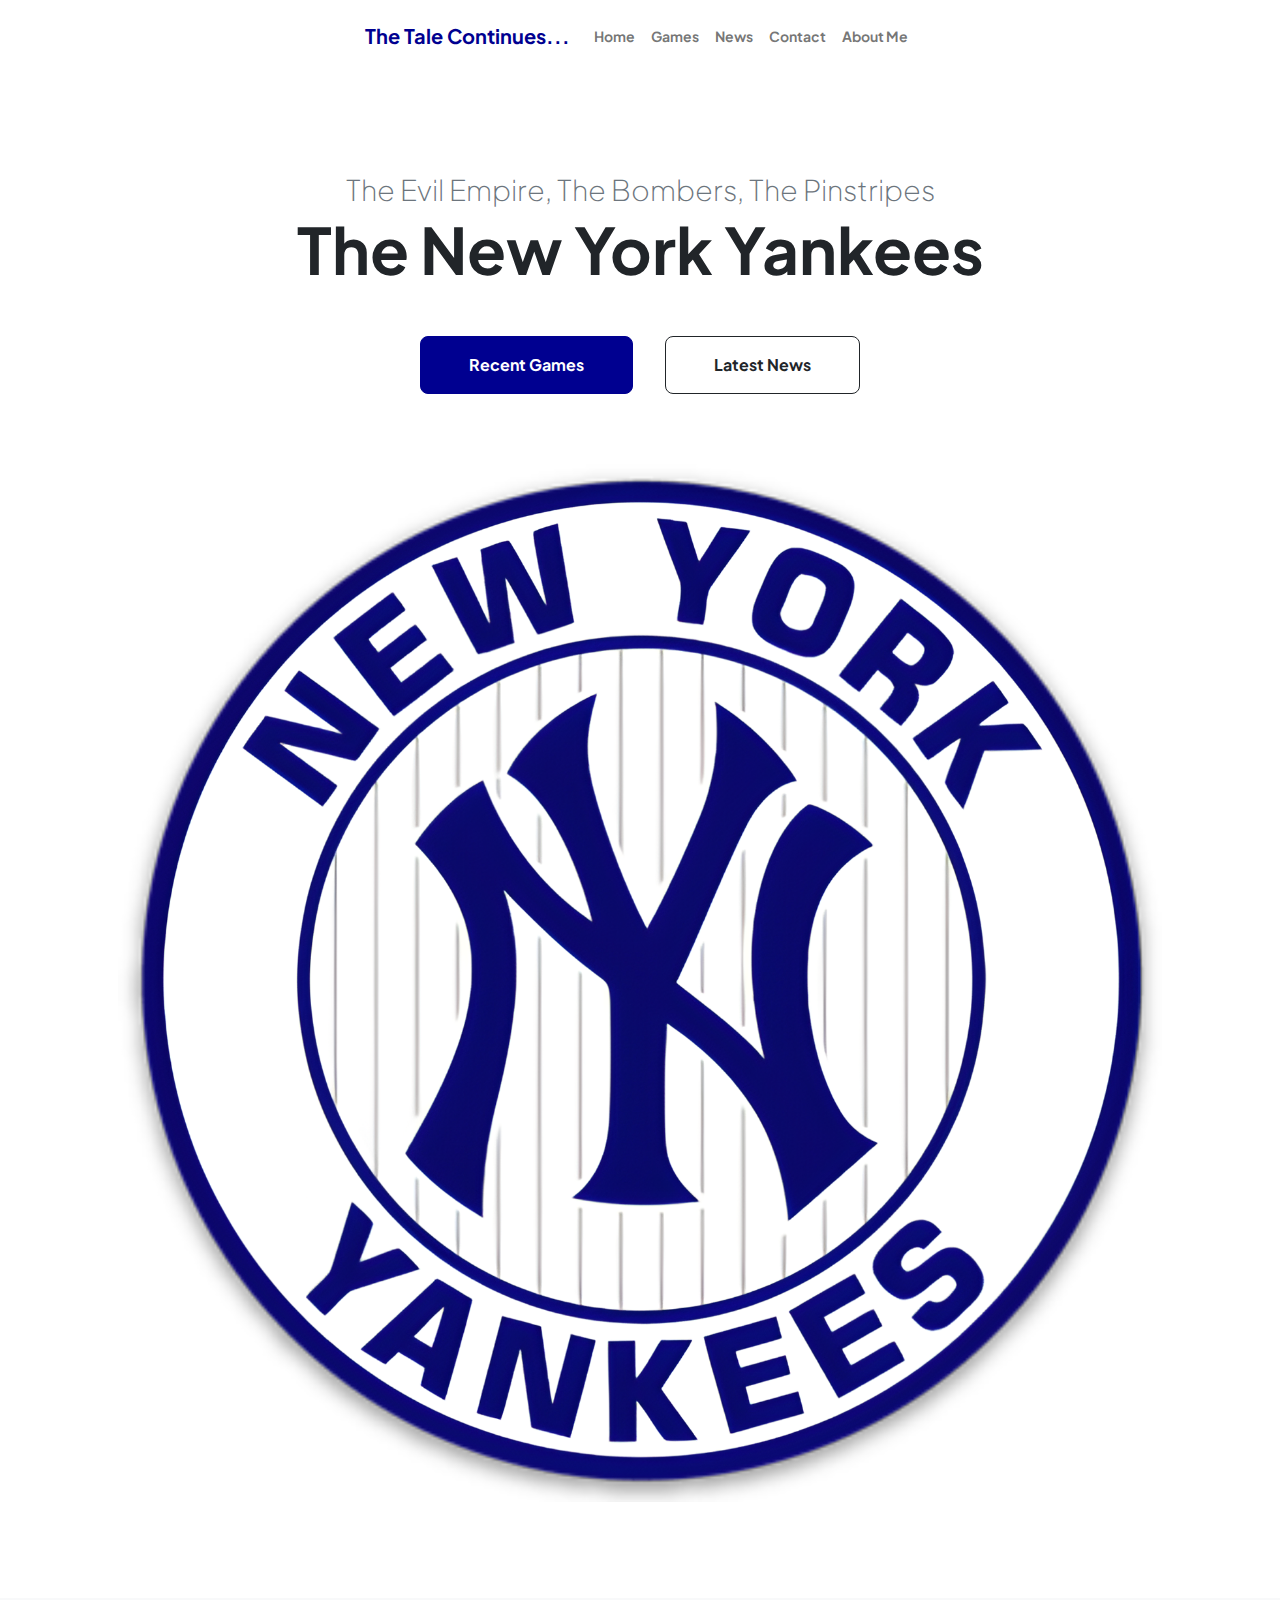
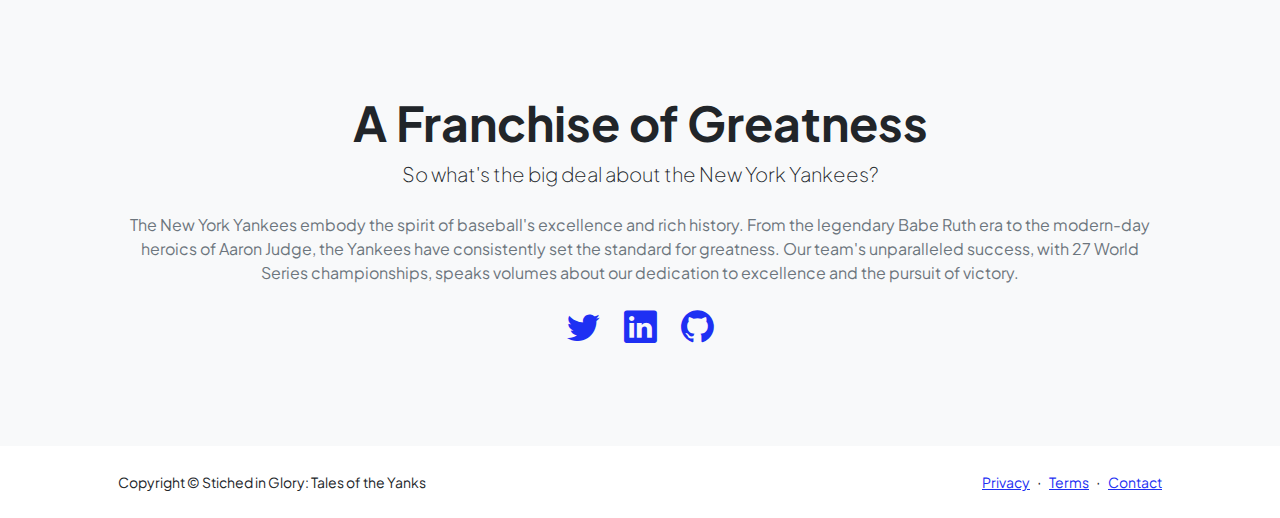
<file: root/index.html>
<!DOCTYPE html>
<html lang="en">
    <head>
        <meta charset="utf-8" />
        <meta name="viewport" content="width=device-width, initial-scale=1, shrink-to-fit" />
        <meta name="description" content="" />
        <meta name="author" content="" />
        <title>Stiched in Glory: Tales of the Yanks</title>
        <!-- Favicon-->
        <link rel="icon" type="image/x-icon" href="assets/favicon.ico" />
        <!-- Custom Google font-->
        <link rel="preconnect" href="https://fonts.googleapis.com" />
        <link rel="preconnect" href="https://fonts.gstatic.com" crossorigin />
        <link href="https://fonts.googleapis.com/css2?family=Plus+Jakarta+Sans:wght@100;200;300;400;500;600;700;800;900&amp;display=swap" rel="stylesheet" />
        <!-- Bootstrap icons-->
        <link href="https://cdn.jsdelivr.net/npm/bootstrap-icons@1.8.1/font/bootstrap-icons.css" rel="stylesheet" />
        <!-- Core theme CSS (includes Bootstrap)-->
        <link href="css/styles.css" rel="stylesheet" />
    </head>
    <body class="d-flex flex-column h-100">
        <main class="flex-shrink-0">
            <!-- Navigation-->
            <nav class="navbar navbar-expand-lg navbar-light bg-white py-3">
                <div class="container px-5 ">
                    <a class="navbar-brand" href="index.html"><span class="fw-bolder text-primary">The Tale Continues...</span></a>
                    <button class="navbar-toggler" type="button" data-bs-toggle="collapse" data-bs-target="#navbarSupportedContent" aria-controls="navbarSupportedContent" aria-expanded="false" aria-label="Toggle navigation"><span class="navbar-toggler-icon"></span></button>
                    <div class="collapse navbar-collapse" id="navbarSupportedContent">
                        <ul class="navbar-nav ms-auto mb-2 mb-lg-0 small fw-bolder">
                            <li class="nav-item"><a class="nav-link" href="index.html">Home</a></li>
                            <li class="nav-item"><a class="nav-link" href="games.html">Games</a></li>
                            <li class="nav-item"><a class="nav-link" href="news.html">News</a></li>
                            <li class="nav-item"><a class="nav-link" href="contact.html">Contact</a></li>
                            <li class="nav-item"><a class="nav-link" href="about me.html">About Me</a></li>
                        </ul>
                    </div>
                </div>
            </nav>
            <!-- Header-->
            <header class="py-5">
                <div class="container px-5 pb-5 ">
                    <div class="row gx-5 align-items-center flex">
                        <div class="col-xxl-5">
                            <!-- Header text content-->
                            <div class="text-center text-xxl-start">
                                <div class="badge bg-gradient-primary-to-secondary text-white mb-4"><div class="text-uppercase"> Prestige &middot; Resiliance &middot; Passion</div></div>
                                <div class="fs-3 fw-light text-muted">The Evil Empire, The Bombers, The Pinstripes</div>
                                <h1 class="display-3 fw-bolder mb-5"><span class="text-gradient d-inline">The New York Yankees</span></h1>
                                <div class="d-grid gap-3 d-sm-flex justify-content-sm-center justify-content-xxl-start mb-3">
                                    <a class="btn btn-primary btn-lg px-5 py-3 me-sm-3 fs-6 fw-bolder" href="games.html">Recent Games</a>
                                    <a class="btn btn-outline-dark btn-lg px-5 py-3 fs-6 fw-bolder" href="news.html">Latest News</a>
                                </div>
                            </div>
                        </div>
                        <div class="col-xxl-7">
                            <!-- Header profile picture-->
                            <div class="d-flex justify-content-center mt-5 mt-xxl-0">
                                <div class="profile bg-gradient-primary-to-secondary">
                                    <!-- TIP: For best results, use a photo with a transparent background like the demo example below-->
                                    <!-- Watch a tutorial on how to do this on YouTube (link)-->
                                    <img class="img-fluid" src="assets/s-l400.png" />
                                    <div class="dots-1">
                                    </div>
                                </div>
                            </div>
                        </div>
                    </div>
                </div>
            </header>
            <!-- About Section-->
            <section class="bg-light py-5">
                <div class="container px-5">
                    <div class="row gx-5 justify-content-center">
                        <div class="col-xxl-8">
                            <div class="text-center my-5">
                                <h2 class="display-5 fw-bolder"><span class="text-gradient d-inline">A Franchise of Greatness</span></h2>
                                <p class="lead fw-light mb-4">So what's the big deal about the New York Yankees?</p>
                                <p class="text-muted">
                                    The New York Yankees embody the spirit of baseball's excellence and rich history. From the legendary Babe Ruth era to the modern-day heroics of Aaron Judge, the Yankees have consistently set the standard for greatness. Our team's unparalleled success, with 27 World Series championships, speaks volumes about our dedication to excellence and the pursuit of victory.</p>
                                <div class="d-flex justify-content-center fs-2 gap-4">
                                    <a class="text-gradient" href="#!"><i class="bi bi-twitter"></i></a>
                                    <a class="text-gradient" href="#!"><i class="bi bi-linkedin"></i></a>
                                    <a class="text-gradient" href="#!"><i class="bi bi-github"></i></a>
                                </div>
                            </div>
                        </div>
                    </div>
                </div>
            </section>
        </main>
        <!-- Footer-->
        <footer class="bg-white py-4 mt-auto">
            <div class="container px-5">
                <div class="row align-items-center justify-content-between flex-column flex-sm-row">
                    <div class="col-auto"><div class="small m-0">Copyright &copy; Stiched in Glory: Tales of the Yanks</div></div>
                    <div class="col-auto">
                        <a class="small" href="#!">Privacy</a>
                        <span class="mx-1">&middot;</span>
                        <a class="small" href="#!">Terms</a>
                        <span class="mx-1">&middot;</span>
                        <a class="small" href="contact.html">Contact</a>
                    </div>
                </div>
            </div>
        </footer>
        <!-- Bootstrap core JS-->
        <script src="https://cdn.jsdelivr.net/npm/bootstrap@5.2.3/dist/js/bootstrap.bundle.min.js"></script>
        <!-- Core theme JS-->
        <script src="js/scripts.js"></script>
    </body>
</html>
</file>
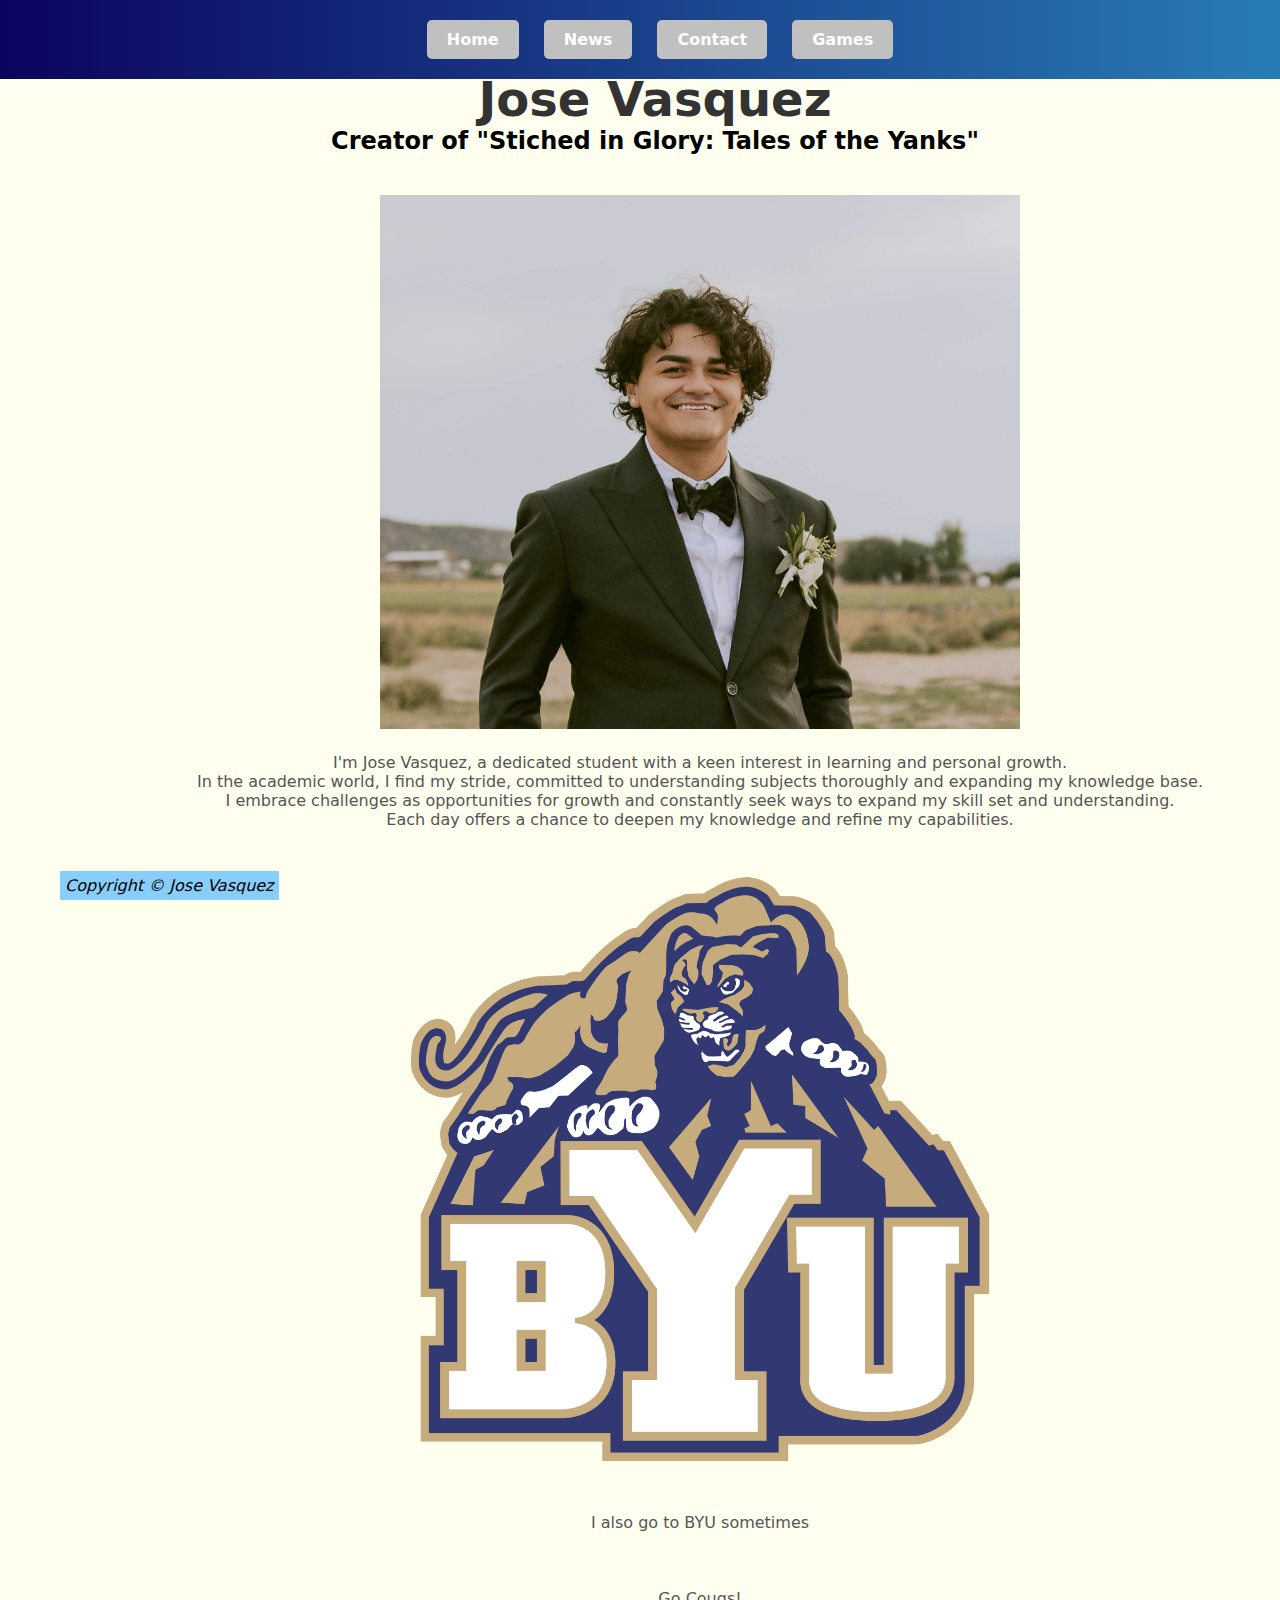
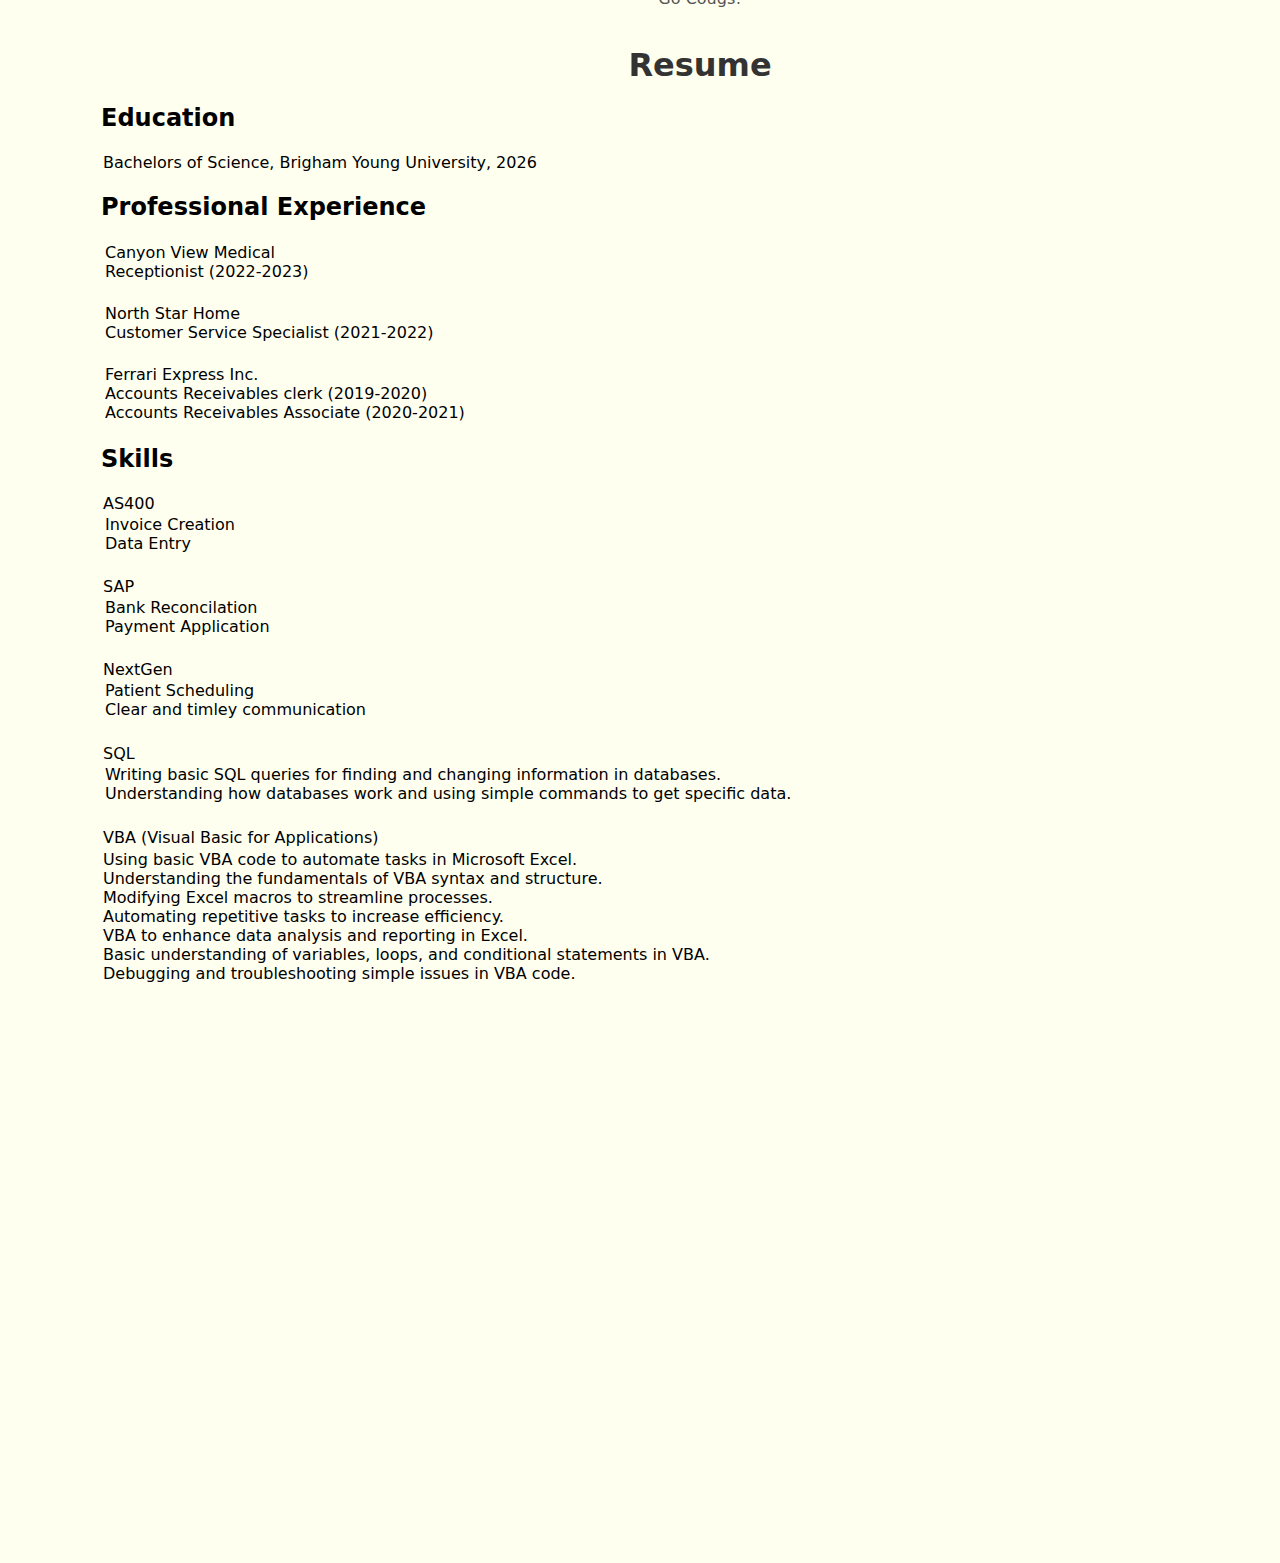
<file: root/about me.html>
<!DOCTYPE html>
<html lang="en">
<head>
    <meta charset="UTF-8">
    <meta name="viewport" content="width=device-width, initial-scale=1.0">
    <title>Resume</title>
    <div class="banner">
        <a href="index.html" class="button">Home</a>
        <a href="news.html" class="button">News</a>
        <a href="contact.html" class="button">Contact</a>
        <a href="games.html" class="button"> Games</a>
    </div>
    <link rel="stylesheet" href="css/scratchstyles.css">
    <link rel="icon" href="../Website Images/favicon.ico" type="image/x-icon">
</head>
<body>
        <!--Just Saying my name!-->
        
<div class="common header">
    <h1>Stiched in Glory: Tales of the Yanks</h1>
    <h1>Jose Vasquez</h1>
    <h2`>Creator of "Stiched in Glory: Tales of the Yanks"</h2>
</div>
<div class="common mainbody">
    <img src="assets/Main .jpg"> <p> 
    <p> I'm Jose Vasquez, a dedicated student with a keen interest in learning and personal growth. <br> In the academic world, I find my stride, committed to understanding subjects thoroughly and expanding my knowledge base.</p>
    <p>
         I embrace challenges as opportunities for growth and constantly seek ways to expand my skill set and understanding.<br>
         Each day offers a chance to deepen my knowledge and refine my capabilities.</p>

    <a href="https://www.byu.edu/"Target="_ " ><img src="assets/brigham-young-cougars-1-logo-png-transparent.png" alt="BYU cougar logo" srcset=""></a>
    <p>I also go to BYU sometimes </p>
    <br>
    <br>
    <br>
    <p>Go Cougs!</p>
    <br>
    <br>

    <H1>Resume</H1>
    <ol>

        <h2>Education</h2>
            <ul>Bachelors of Science, Brigham Young University, 2026</ul>
        <H2>Professional Experience</H2>
        <ul>
        <ul>Canyon View Medical
            <br>
            Receptionist (2022-2023)
        </ul>
        <br>
        <ul>
            North Star Home
            <br>
            Customer Service Specialist (2021-2022)
        </ul>
        <br>
        <ul>  Ferrari Express Inc.
            <br>
            Accounts Receivables clerk (2019-2020)
            <br>
            Accounts Receivables Associate (2020-2021)
        </ul>
        </ul>
        <h2>Skills</H2>
         <ul>AS400
            <ul>
                Invoice Creation
                <br>
                Data Entry
            </ul>
         <br>
        </ul>
         <ul> SAP
            <ul> 
                Bank Reconcilation
                <br>
                 Payment Application
            </ul>
         <br>
         </ul>
         <ul> NextGen
            <ul>
             Patient Scheduling
             <br>
             Clear and timley communication
            </ul>
         </ul>
         <br>
         <ul> SQL
            <ul>
             Writing basic SQL queries for finding and changing information in databases.
             <br>
             Understanding how databases work and using simple commands to get specific data.
            </ul>
         </ul>
         <br>
         <ul>VBA (Visual Basic for Applications)</ul>
            <ul>
                Using basic VBA code to automate tasks in Microsoft Excel.
                <br>
                Understanding the fundamentals of VBA syntax and structure.
                <br>
                Modifying Excel macros to streamline processes.
                <br>
                Automating repetitive tasks to increase efficiency.
                <br>
                VBA to enhance data analysis and reporting in Excel.
                <br> 
                Basic understanding of variables, loops, and conditional statements in VBA.
                <br>
                Debugging and troubleshooting simple issues in VBA code.
            </ul>
        </li>
        </li>
        </li>
    </ol>
    <br>
    <br>

    <iframe width="560" height="315" src="https://www.youtube-nocookie.com/embed/kinqJixZnB8?si=Ft6yKCrDtE-kL5Y_" title="YouTube video player" frameborder="0" allow="accelerometer; autoplay; clipboard-write; encrypted-media; gyroscope; picture-in-picture; web-share" allowfullscreen></iframe>
<br>
<br>
<br>
<br>
<br>
<br>
<div class='tableauPlaceholder' id='viz1703218702242' style='position: relative'><noscript><a href='#'><img alt=' ' src='https:&#47;&#47;public.tableau.com&#47;static&#47;images&#47;Re&#47;Refunds_15797958402020&#47;RefundsbyCase&#47;1_rss.png' style='border: none' /></a></noscript><object class='tableauViz'  style='display:none;'><param name='host_url' value='https%3A%2F%2Fpublic.tableau.com%2F' /> <param name='embed_code_version' value='3' /> <param name='site_root' value='' /><param name='name' value='Refunds_15797958402020&#47;RefundsbyCase' /><param name='tabs' value='yes' /><param name='toolbar' value='yes' /><param name='static_image' value='https:&#47;&#47;public.tableau.com&#47;static&#47;images&#47;Re&#47;Refunds_15797958402020&#47;RefundsbyCase&#47;1.png' /> <param name='animate_transition' value='yes' /><param name='display_static_image' value='yes' /><param name='display_spinner' value='yes' /><param name='display_overlay' value='yes' /><param name='display_count' value='yes' /><param name='language' value='en-US' /></object></div>                <script type='text/javascript'>                    var divElement = document.getElementById('viz1703218702242');                    var vizElement = divElement.getElementsByTagName('object')[0];                    if ( divElement.offsetWidth > 800 ) { vizElement.style.width='1100px';vizElement.style.height='900px';} else if ( divElement.offsetWidth > 500 ) { vizElement.style.width='1100px';vizElement.style.height='900px';} else { vizElement.style.width='100%';vizElement.style.height='9350px';}                     var scriptElement = document.createElement('script');                    scriptElement.src = 'https://public.tableau.com/javascripts/api/viz_v1.js';                    vizElement.parentNode.insertBefore(scriptElement, vizElement);                </script>
<br>
<br>
<br>
<br>
<div class="common footer">Copyright &copy; Jose Vasquez</div>

</body>
</html>
</file>
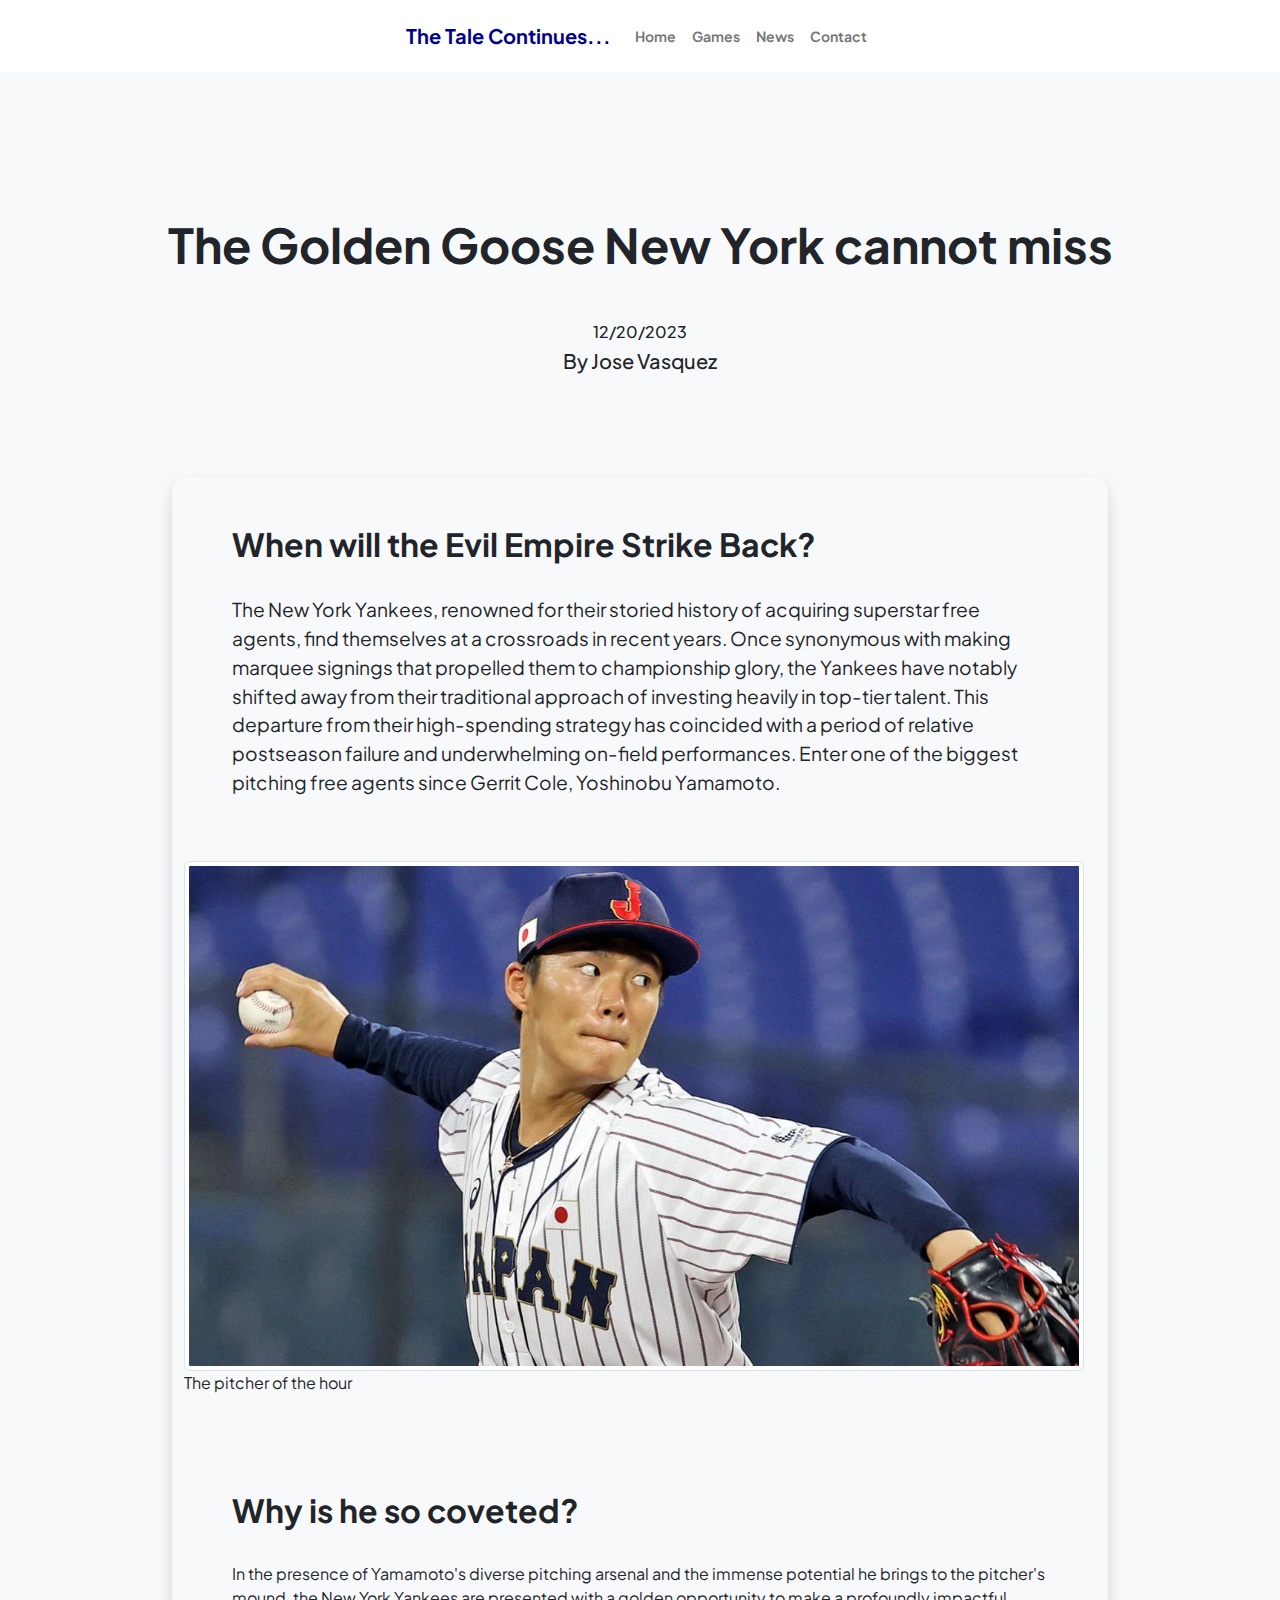
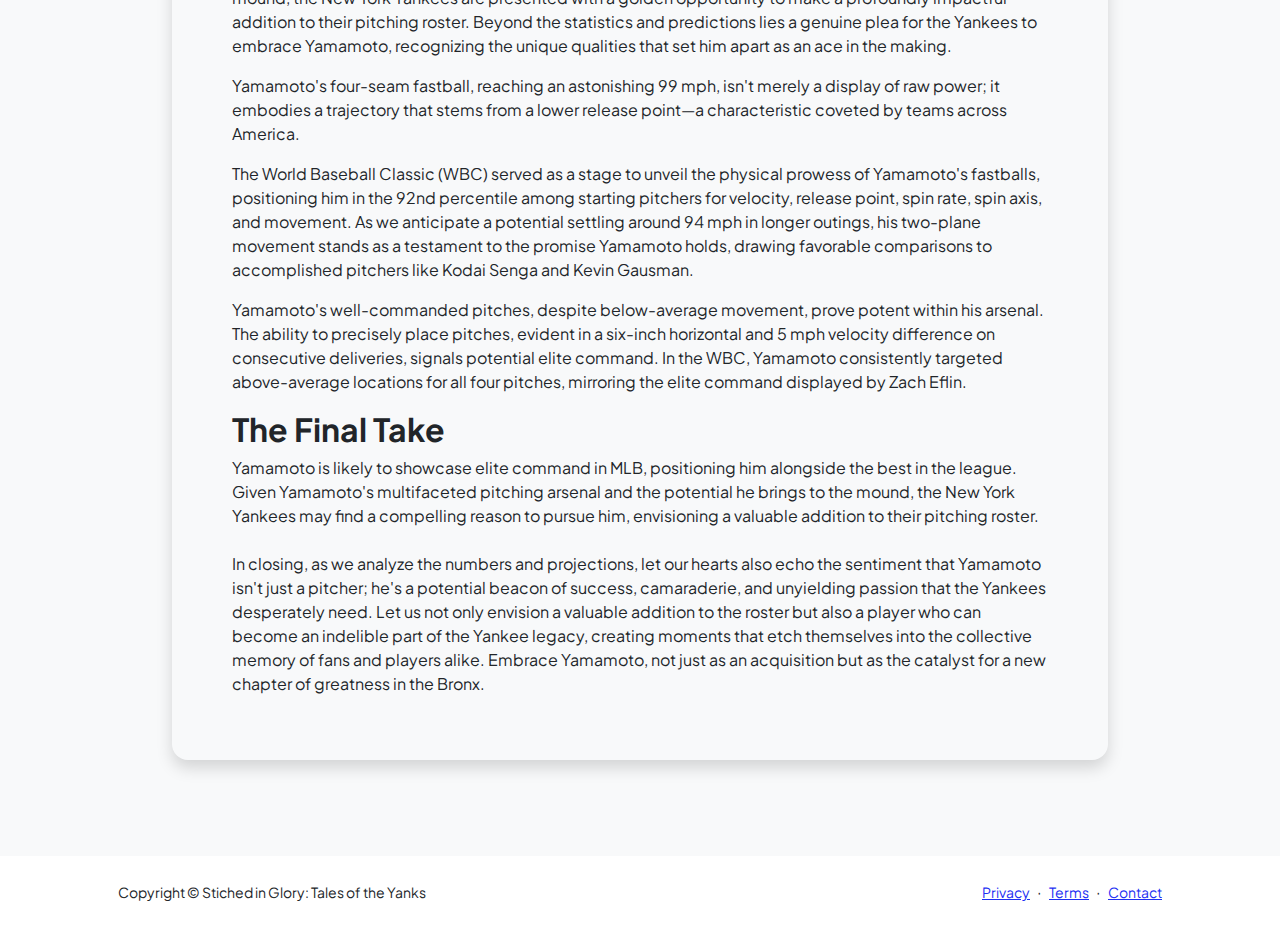
<file: root/articleone.html>
<!DOCTYPE html>
<html lang="en">
<head>
    <meta charset="utf-8" />
    <meta name="viewport" content="width=device-width, initial-scale=1, shrink-to-fit" />
    <meta name="description" content="" />
    <meta name="author" content="" />
    <title>News</title>
    <!-- Favicon-->
    <link rel="icon" type="image/x-icon" href="assets/favicon.ico" />
    <!-- Custom Google font-->
    <link rel="preconnect" href="https://fonts.googleapis.com" />
    <link rel="preconnect" href="https://fonts.gstatic.com" crossorigin />
    <link href="https://fonts.googleapis.com/css2?family=Plus+Jakarta+Sans:wght@100;200;300;400;500;600;700;800;900&amp;display=swap" rel="stylesheet" />
    <!-- Bootstrap icons-->
    <link href="https://cdn.jsdelivr.net/npm/bootstrap-icons@1.8.1/font/bootstrap-icons.css" rel="stylesheet" />
    <!-- Core theme CSS (includes Bootstrap)-->
    <link href="css/styles.css" rel="stylesheet" />
</head>
<body class="d-flex flex-column h-100 bg-light">
    <main class="flex-shrink-0">
        <!-- Navigation-->
        <nav class="navbar navbar-expand-lg navbar-light bg-white py-3">
            <div class="container px-5">
                <a class="navbar-brand" href="index.html"><span class="fw-bolder text-primary">The Tale Continues...</span></a>
                <button class="navbar-toggler" type="button" data-bs-toggle="collapse" data-bs-target="#navbarSupportedContent" aria-controls="navbarSupportedContent" aria-expanded="false" aria-label="Toggle navigation"><span class="navbar-toggler-icon"></span></button>
                <div class="collapse navbar-collapse" id="navbarSupportedContent">
                    <ul class="navbar-nav ms-auto mb-2 mb-lg-0 small fw-bolder">
                        <li class="nav-item"><a class="nav-link" href="index.html">Home</a></li>
                        <li class="nav-item"><a class="nav-link" href="games.html">Games</a></li>
                        <li class="nav-item"><a class="nav-link" href="news.html">News</a></li>
                        <li class="nav-item"><a class="nav-link" href="contact.html">Contact</a></li>
                    </ul>
                </div>
            </div>
        </nav>
        <!-- Projects Section-->
        <div class="container px-5 mb-5 mx-auto text-center"> <!-- Added text-center class -->
            <!-- Rest of the code -->
        </div>
        <section class="py-5">
            <div class="container px-5 mb-5 mx-auto" ></div>
            
                <div class="text-center mb-5">
                    <h1 class="display-5 fw-bolder mb-0"><span class="text-gradient d-inline">The Golden Goose New York cannot miss</span></h1>
                </div>
                <h6 class="text-center">12/20/2023 </h6>
                <h5 class="text-center">By Jose Vasquez </h5>
                <div class="p-5 mx-auto"> <!-- Added mx-auto class -->
                    
                </div>
                <div class=" row justify-content-center card-img ">
                    <div class="col-lg-11 col-xl-9 col-xxl-8">
                        <!-- Project Card 1-->
                        <div class="container-fluid shadow rounded-4 border-0 mb-5">
                            <div class="container-md p-0">
                                <div class="flex-column align-items-center overflow-scroll" style=" margin-left:auto !important ;">
                                    <div class="p-5">
                                        <h2 class="fw-bolder">When will the Evil Empire Strike Back?</h2>
                                        <br>
                                        <p style="font-size: larger !important"!important;> The New York Yankees, renowned for their storied history of acquiring superstar free agents, find themselves at a crossroads in recent years. Once synonymous with making marquee signings that propelled them to championship glory, the Yankees have notably shifted away from their traditional approach of investing heavily in top-tier talent. This departure from their high-spending strategy has coincided with a period of relative postseason failure and underwhelming on-field performances. Enter one of the biggest pitching free agents since Gerrit Cole, Yoshinobu Yamamoto. </p>
                                    </div>
                                    <img class="img-thumbnail"  style="width: 900px !important;" src="assets/getty-yoshinobu-yamamoto-japan.webp" alt="The Pitcher Yoshinobu Yamamoto"/>
                                    <br>
                                    <caption>The pitcher of the hour</caption> 
                                    <br>
                                    <br>
                                    <br>
                                    <div class="p-5">
                                        <h2 class="fw-bolder">Why is he so coveted?</h2>
                                        <br>
                                        <p>In the presence of Yamamoto's diverse pitching arsenal and the immense potential he brings to the pitcher's mound, the New York Yankees are presented with a golden opportunity to make a profoundly impactful addition to their pitching roster. Beyond the statistics and predictions lies a genuine plea for the Yankees to embrace Yamamoto, recognizing the unique qualities that set him apart as an ace in the making.</p>
                                        <p>Yamamoto's four-seam fastball, reaching an astonishing 99 mph, isn't merely a display of raw power; it embodies a trajectory that stems from a lower release point—a characteristic coveted by teams across America.</p>
                                        <p> The World Baseball Classic (WBC) served as a stage to unveil the physical prowess of Yamamoto's fastballs, positioning him in the 92nd percentile among starting pitchers for velocity, release point, spin rate, spin axis, and movement. As we anticipate a potential settling around 94 mph in longer outings, his two-plane movement stands as a testament to the promise Yamamoto holds, drawing favorable comparisons to accomplished pitchers like Kodai Senga and Kevin Gausman.</p>
                                        <p>
                                            Yamamoto's well-commanded pitches, despite below-average movement, prove potent within his arsenal. The ability to precisely place pitches, evident in a six-inch horizontal and 5 mph velocity difference on consecutive deliveries, signals potential elite command. In the WBC, Yamamoto consistently targeted above-average locations for all four pitches, mirroring the elite command displayed by Zach Eflin.
                                           
                                            <br>
                                            <h2 class="fw-bolder">The Final Take</h2>
                                            Yamamoto is likely to showcase elite command in MLB, positioning him alongside the best in the league.
                                            Given Yamamoto's multifaceted pitching arsenal and the potential he brings to the mound, the New York Yankees may find a compelling reason to pursue him, envisioning a valuable addition to their pitching roster.
                                            <br>
                                            <br>
                                            In closing, as we analyze the numbers and projections, let our hearts also echo the sentiment that Yamamoto isn't just a pitcher; he's a potential beacon of success, camaraderie, and unyielding passion that the Yankees desperately need. Let us not only envision a valuable addition to the roster but also a player who can become an indelible part of the Yankee legacy, creating moments that etch themselves into the collective memory of fans and players alike. Embrace Yamamoto, not just as an acquisition but as the catalyst for a new chapter of greatness in the Bronx.
                                        </p>
                                    </div>
                                </div>
                                </div>
                            </div>
                        </div>
                    </div>
                </div>
            </div>
        </section>
    </main>
    <!-- Footer-->
    <footer class="bg-white py-4 mt-auto">
        <div class="container px-5">
            <div class="row align-items-center justify-content-between flex-column flex-sm-row">
                <div class="col-auto"><div class="small m-0">Copyright &copy; Stiched in Glory: Tales of the Yanks</div></div>
                <div class="col-auto">
                    <a class="small" href="#!">Privacy</a>
                    <span class="mx-1">&middot;</span>
                    <a class="small" href="#!">Terms</a>
                    <span class="mx-1">&middot;</span>
                    <a class="small" href="#!">Contact</a>
                </div>
            </div>
        </div>
    </footer>
    <!-- Bootstrap core JS-->
    <script src="https://cdn.jsdelivr.net/npm/bootstrap@5.2.3/dist/js/bootstrap.bundle.min.js"></script>
    <!-- Core theme JS-->
    <script src="js/scripts.js"></script>
</body>
</html>
</file>
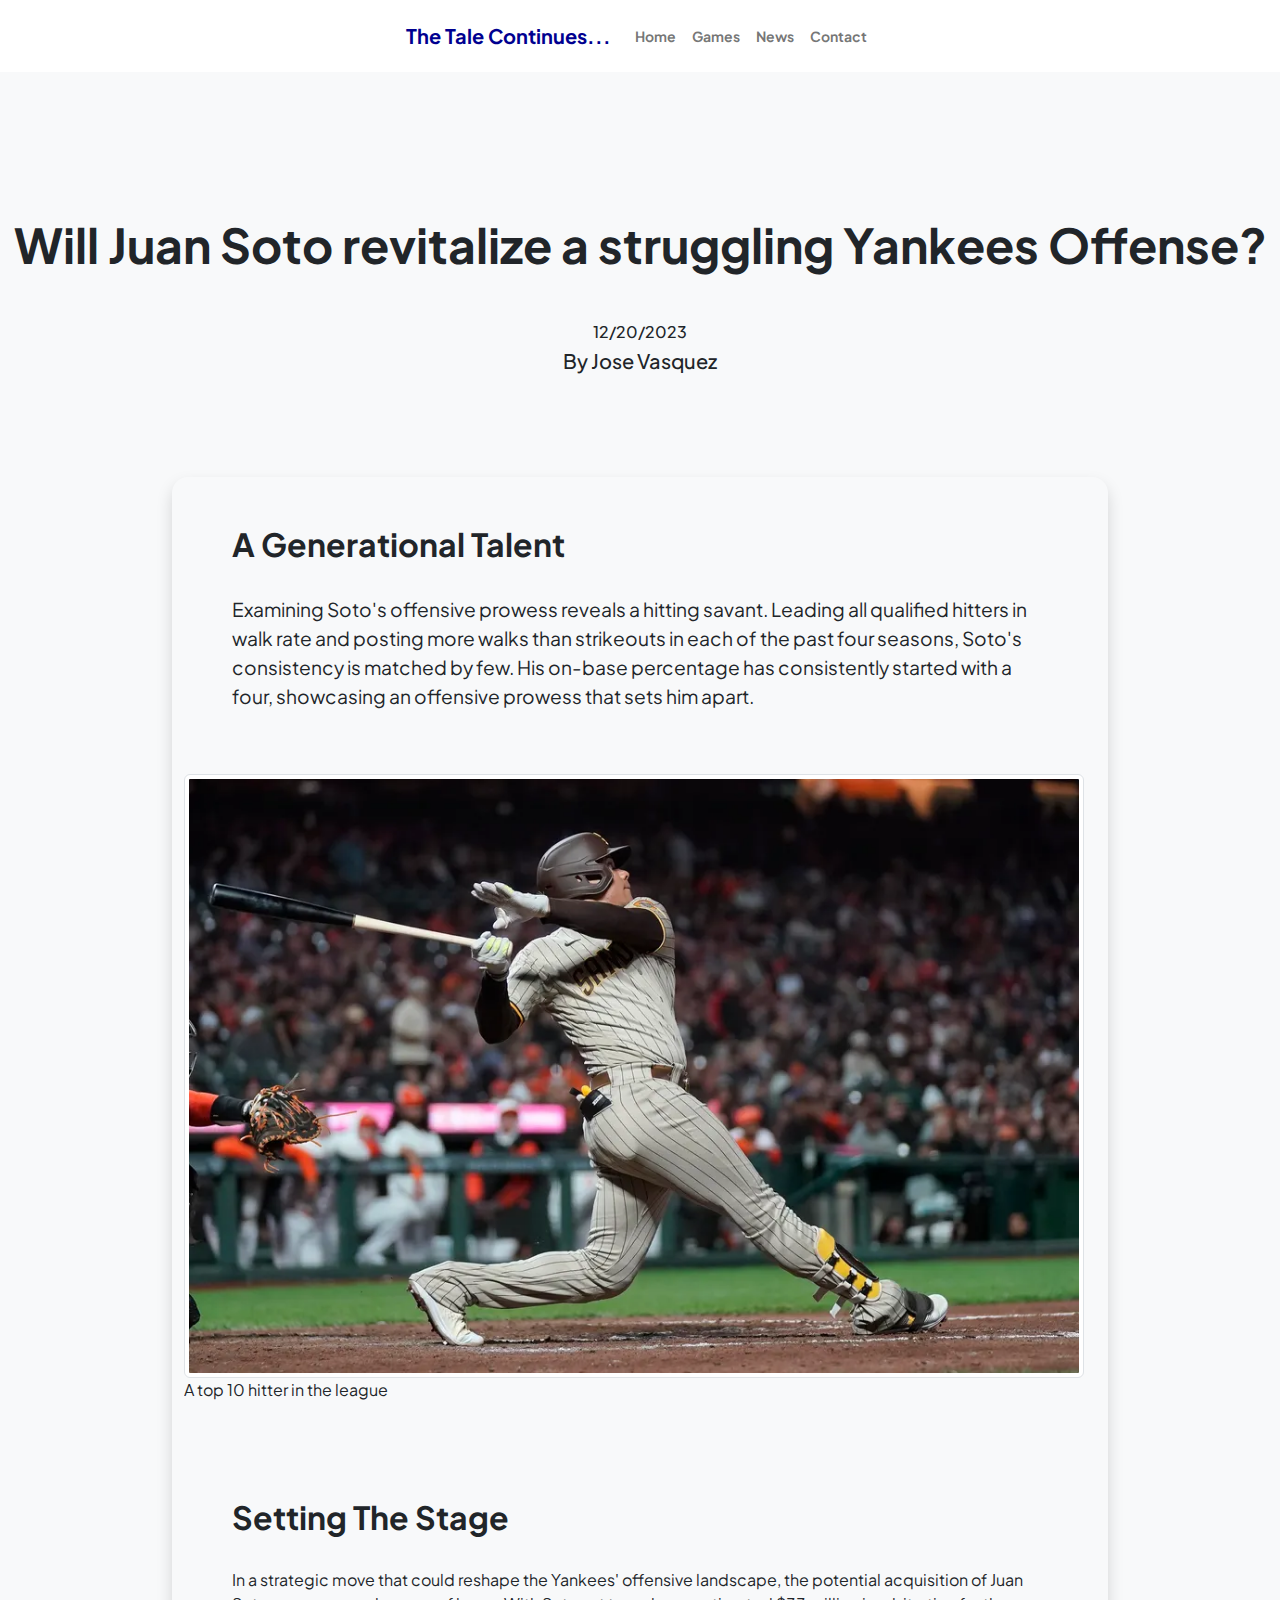
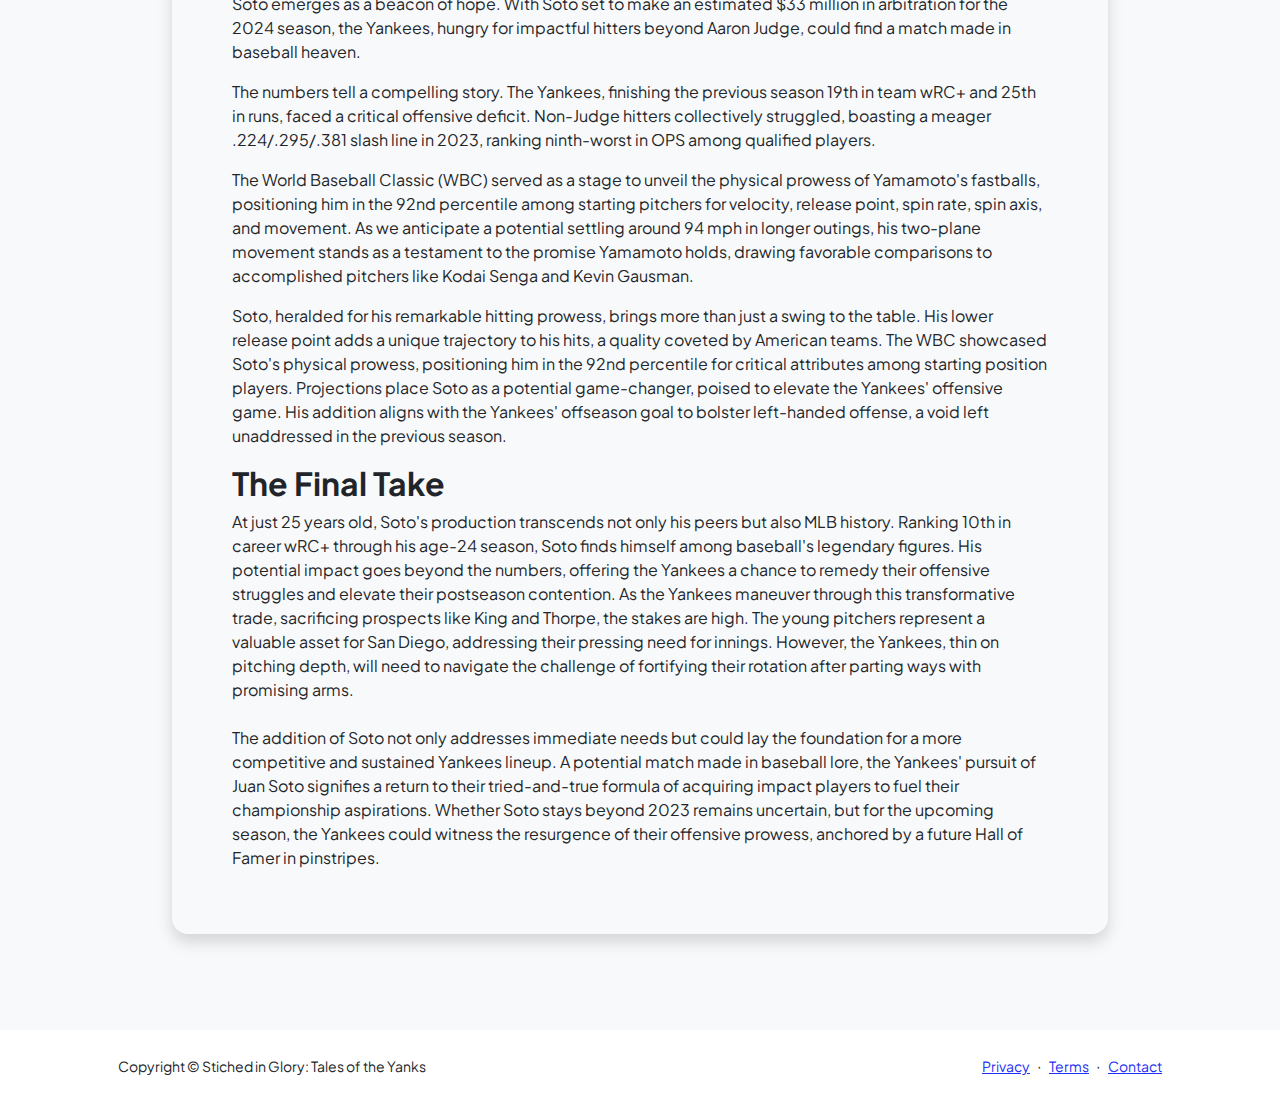
<file: root/articletwo.html>
<!DOCTYPE html>
<html lang="en">
<head>
    <meta charset="utf-8" />
    <meta name="viewport" content="width=device-width, initial-scale=1, shrink-to-fit" />
    <meta name="description" content="" />
    <meta name="author" content="" />
    <title>News</title>
    <!-- Favicon-->
    <link rel="icon" type="image/x-icon" href="assets/favicon.ico" />
    <!-- Custom Google font-->
    <link rel="preconnect" href="https://fonts.googleapis.com" />
    <link rel="preconnect" href="https://fonts.gstatic.com" crossorigin />
    <link href="https://fonts.googleapis.com/css2?family=Plus+Jakarta+Sans:wght@100;200;300;400;500;600;700;800;900&amp;display=swap" rel="stylesheet" />
    <!-- Bootstrap icons-->
    <link href="https://cdn.jsdelivr.net/npm/bootstrap-icons@1.8.1/font/bootstrap-icons.css" rel="stylesheet" />
    <!-- Core theme CSS (includes Bootstrap)-->
    <link href="css/styles.css" rel="stylesheet" />
</head>
<body class="d-flex flex-column h-100 bg-light">
    <main class="flex-shrink-0">
        <!-- Navigation-->
        <nav class="navbar navbar-expand-lg navbar-light bg-white py-3">
            <div class="container px-5">
                <a class="navbar-brand" href="index.html"><span class="fw-bolder text-primary">The Tale Continues...</span></a>
                <button class="navbar-toggler" type="button" data-bs-toggle="collapse" data-bs-target="#navbarSupportedContent" aria-controls="navbarSupportedContent" aria-expanded="false" aria-label="Toggle navigation"><span class="navbar-toggler-icon"></span></button>
                <div class="collapse navbar-collapse" id="navbarSupportedContent">
                    <ul class="navbar-nav ms-auto mb-2 mb-lg-0 small fw-bolder">
                        <li class="nav-item"><a class="nav-link" href="index.html">Home</a></li>
                        <li class="nav-item"><a class="nav-link" href="games.html">Games</a></li>
                        <li class="nav-item"><a class="nav-link" href="news.html">News</a></li>
                        <li class="nav-item"><a class="nav-link" href="contact.html">Contact</a></li>
                    </ul>
                </div>
            </div>
        </nav>
        <!-- Projects Section-->
        <div class="container px-5 mb-5 mx-auto text-center"> <!-- Added text-center class -->
            <!-- Rest of the code -->
        </div>
        <section class="py-5">
            <div class="container px-5 mb-5 mx-auto" ></div>
            
                <div class="text-center mb-5">
                    <h1 class="display-5 fw-bolder mb-0"><span class="text-gradient d-inline">Will Juan Soto revitalize a struggling Yankees Offense?</span></h1>
                </div>
                <h6 class="text-center">12/20/2023 </h6>
                <h5 class="text-center">By Jose Vasquez </h5>
                <div class="p-5 mx-auto"> <!-- Added mx-auto class -->
                    
                </div>
                <div class=" row justify-content-center card-img ">
                    <div class="col-lg-11 col-xl-9 col-xxl-8">
                        <!-- Project Card 1-->
                        <div class="container-fluid shadow rounded-4 border-0 mb-5">
                            <div class="container-md p-0">
                                <div class="flex-column align-items-center overflow-scroll" style=" margin-left:auto !important ;">
                                    <div class="p-5">
                                        <h2 class="fw-bolder">A Generational Talent</h2>
                                        <br>
                                        <p style="font-size: larger !important"!important;> Examining Soto's offensive prowess reveals a hitting savant. Leading all qualified hitters in walk rate and posting more walks than strikeouts in each of the past four seasons, Soto's consistency is matched by few. His on-base percentage has consistently started with a four, showcasing an offensive prowess that sets him apart. </p>
                                    </div>
                                    <img class="img-thumbnail"  style="width: 900px !important;" src="assets/Juansotobat.webp" alt="The Pitcher Yoshinobu Yamamoto"/>
                                    <br>
                                    <caption>A top 10 hitter in the league</caption> 
                                    <br>
                                    <br>
                                    <br>
                                    <div class="p-5">
                                        <h2 class="fw-bolder">Setting The Stage</h2>
                                        <br>
                                        <p>In a strategic move that could reshape the Yankees' offensive landscape, the potential acquisition of Juan Soto emerges as a beacon of hope. With Soto set to make an estimated $33 million in arbitration for the 2024 season, the Yankees, hungry for impactful hitters beyond Aaron Judge, could find a match made in baseball heaven. </p>
                                        <p>The numbers tell a compelling story. The Yankees, finishing the previous season 19th in team wRC+ and 25th in runs, faced a critical offensive deficit. Non-Judge hitters collectively struggled, boasting a meager .224/.295/.381 slash line in 2023, ranking ninth-worst in OPS among qualified players.</p>
                                        <p> The World Baseball Classic (WBC) served as a stage to unveil the physical prowess of Yamamoto's fastballs, positioning him in the 92nd percentile among starting pitchers for velocity, release point, spin rate, spin axis, and movement. As we anticipate a potential settling around 94 mph in longer outings, his two-plane movement stands as a testament to the promise Yamamoto holds, drawing favorable comparisons to accomplished pitchers like Kodai Senga and Kevin Gausman.</p>
                                        <p>
                                            Soto, heralded for his remarkable hitting prowess, brings more than just a swing to the table. His lower release point adds a unique trajectory to his hits, a quality coveted by American teams. The WBC showcased Soto's physical prowess, positioning him in the 92nd percentile for critical attributes among starting position players.

Projections place Soto as a potential game-changer, poised to elevate the Yankees' offensive game. His addition aligns with the Yankees' offseason goal to bolster left-handed offense, a void left unaddressed in the previous season.
                                           
                                            <br>
                                            <h2 class="fw-bolder">The Final Take</h2>
                                            At just 25 years old, Soto's production transcends not only his peers but also MLB history. Ranking 10th in career wRC+ through his age-24 season, Soto finds himself among baseball's legendary figures. His potential impact goes beyond the numbers, offering the Yankees a chance to remedy their offensive struggles and elevate their postseason contention.

As the Yankees maneuver through this transformative trade, sacrificing prospects like King and Thorpe, the stakes are high. The young pitchers represent a valuable asset for San Diego, addressing their pressing need for innings. However, the Yankees, thin on pitching depth, will need to navigate the challenge of fortifying their rotation after parting ways with promising arms.
                                            <br>
                                            <br>
                                            The addition of Soto not only addresses immediate needs but could lay the foundation for a more competitive and sustained Yankees lineup. A potential match made in baseball lore, the Yankees' pursuit of Juan Soto signifies a return to their tried-and-true formula of acquiring impact players to fuel their championship aspirations. Whether Soto stays beyond 2023 remains uncertain, but for the upcoming season, the Yankees could witness the resurgence of their offensive prowess, anchored by a future Hall of Famer in pinstripes.
                                        </p>
                                    </div>
                                </div>
                                </div>
                            </div>
                        </div>
                    </div>
                </div>
            </div>
        </section>
    </main>
    <!-- Footer-->
    <footer class="bg-white py-4 mt-auto">
        <div class="container px-5">
            <div class="row align-items-center justify-content-between flex-column flex-sm-row">
                <div class="col-auto"><div class="small m-0">Copyright &copy; Stiched in Glory: Tales of the Yanks</div></div>
                <div class="col-auto">
                    <a class="small" href="#!">Privacy</a>
                    <span class="mx-1">&middot;</span>
                    <a class="small" href="#!">Terms</a>
                    <span class="mx-1">&middot;</span>
                    <a class="small" href="#!">Contact</a>
                </div>
            </div>
        </div>
    </footer>
    <!-- Bootstrap core JS-->
    <script src="https://cdn.jsdelivr.net/npm/bootstrap@5.2.3/dist/js/bootstrap.bundle.min.js"></script>
    <!-- Core theme JS-->
    <script src="js/scripts.js"></script>
</body>
</html>
</file>
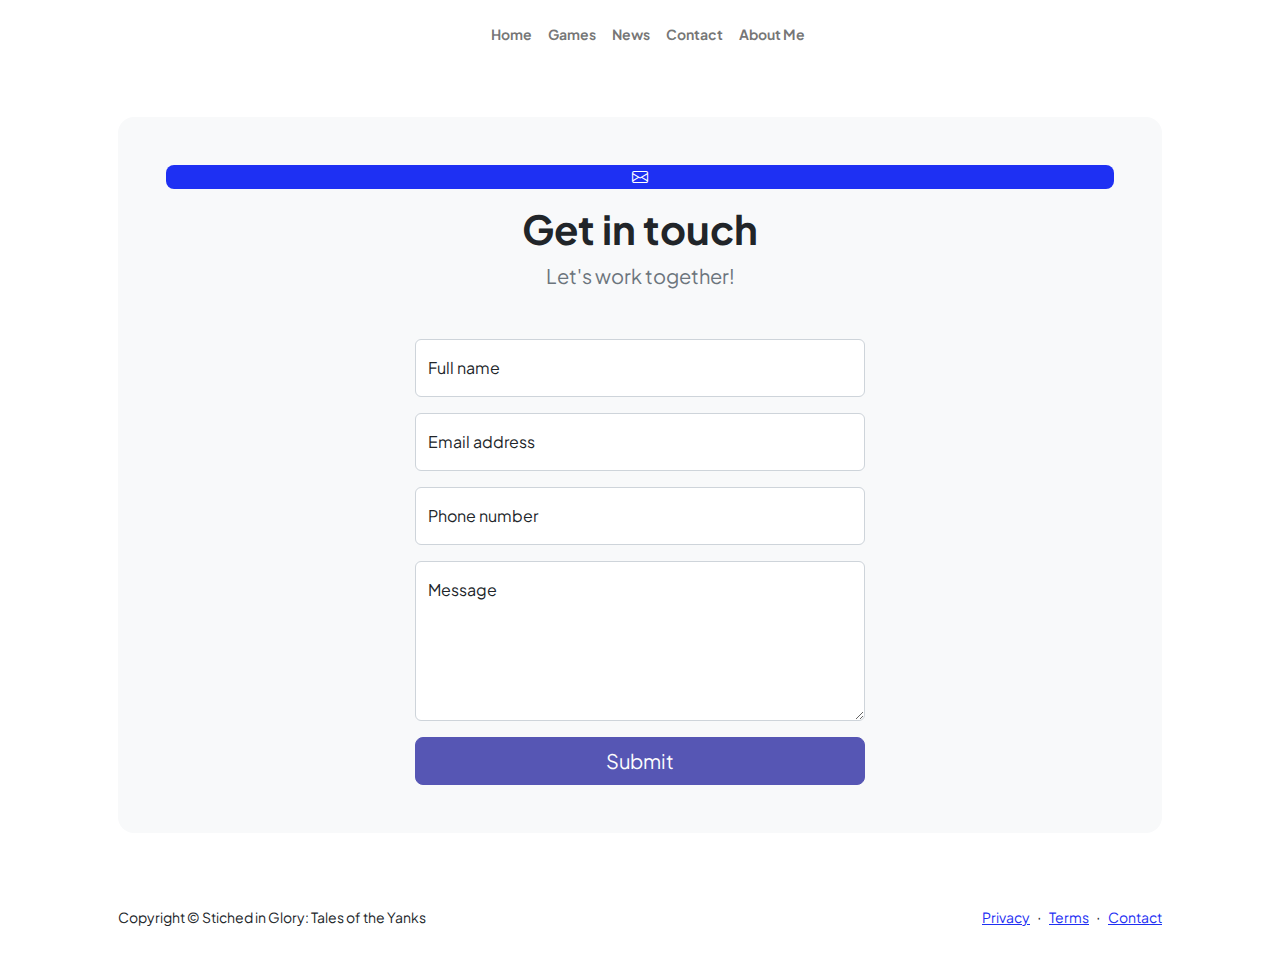
<file: root/contact.html>
<!DOCTYPE html>
<html lang="en">
    <head>
        <meta charset="utf-8" />
        <meta name="viewport" content="width=device-width, initial-scale=1, shrink-to-fit=no" />
        <meta name="description" content />
        <meta name="author" content />
        <title>Contact</title>
        <!-- Favicon-->
        <link rel="icon" type="image/x-icon" href="assets/favicon.ico" />
        <!-- Custom Google font-->
        <link rel="preconnect" href="https://fonts.googleapis.com" />
        <link rel="preconnect" href="https://fonts.gstatic.com" crossorigin />
        <link href="https://fonts.googleapis.com/css2?family=Plus+Jakarta+Sans:wght@100;200;300;400;500;600;700;800;900&amp;display=swap" rel="stylesheet" />
        <!-- Bootstrap icons-->
        <link href="https://cdn.jsdelivr.net/npm/bootstrap-icons@1.8.1/font/bootstrap-icons.css" rel="stylesheet" />
        <!-- Core theme CSS (includes Bootstrap)-->
        <link href="css/styles.css" rel="stylesheet" />
    </head>
    <body class="d-flex flex-column">
        <main class="flex-shrink-0">
            <!-- Navigation-->
            <nav class="navbar navbar-expand-lg navbar-light bg-white py-3">
                <div class="container px-5">
                    <a class="navbar-brand" href="index.html"><span class="fw-bolder text-primary"></span></a>
                    <button class="navbar-toggler" type="button" data-bs-toggle="collapse" data-bs-target="#navbarSupportedContent" aria-controls="navbarSupportedContent" aria-expanded="false" aria-label="Toggle navigation"><span class="navbar-toggler-icon"></span></button>
                    <div class="collapse navbar-collapse" id="navbarSupportedContent">
                        <ul class="navbar-nav ms-auto mb-2 mb-lg-0 small fw-bolder">
                            <li class="nav-item"><a class="nav-link" href="index.html">Home</a></li>
                            <li class="nav-item"><a class="nav-link" href="games.html">Games</a></li>
                            <li class="nav-item"><a class="nav-link" href="news.html">News</a></li>
                            <li class="nav-item"><a class="nav-link" href="contact.html">Contact</a></li>
                            <li class="nav-item"><a class="nav-link" href="about me.html">About Me</a></li>

                        </ul>
                    </div>
                </div>
            </nav>
            <!-- Page content-->
            <section class="py-5">
                <div class="container px-5">
                    <!-- Contact form-->
                    <div class="bg-light rounded-4 py-5 px-4 px-md-5">
                        <div class="text-center mb-5">
                            <div class="feature bg-primary bg-gradient-primary-to-secondary text-white rounded-3 mb-3"><i class="bi bi-envelope"></i></div>
                            <h1 class="fw-bolder">Get in touch</h1>
                            <p class="lead fw-normal text-muted mb-0">Let's work together!</p>
                        </div>
                        <div class="row gx-5 justify-content-center">
                            <div class="col-lg-8 col-xl-6">
                                <!-- * * * * * * * * * * * * * * *-->
                                <!-- * * SB Forms Contact Form * *-->
                                <!-- * * * * * * * * * * * * * * *-->
                                <!-- This form is pre-integrated with SB Forms.-->
                                <!-- To make this form functional, sign up at-->
                                <!-- https://startbootstrap.com/solution/contact-forms-->
                                <!-- to get an API token!-->
                                <form id="contactForm" data-sb-form-api-token="API_TOKEN">
                                    <!-- Name input-->
                                    <div class="form-floating mb-3">
                                        <input class="form-control" id="name" type="text" placeholder="Enter your name..." data-sb-validations="required" />
                                        <label for="name">Full name</label>
                                        <div class="invalid-feedback" data-sb-feedback="name:required">A name is required.</div>
                                    </div>
                                    <!-- Email address input-->
                                    <div class="form-floating mb-3">
                                        <input class="form-control" id="email" type="email" placeholder="name@example.com" data-sb-validations="required,email" />
                                        <label for="email">Email address</label>
                                        <div class="invalid-feedback" data-sb-feedback="email:required">An email is required.</div>
                                        <div class="invalid-feedback" data-sb-feedback="email:email">Email is not valid.</div>
                                    </div>
                                    <!-- Phone number input-->
                                    <div class="form-floating mb-3">
                                        <input class="form-control" id="phone" type="tel" placeholder="(123) 456-7890" data-sb-validations="required" />
                                        <label for="phone">Phone number</label>
                                        <div class="invalid-feedback" data-sb-feedback="phone:required">A phone number is required.</div>
                                    </div>
                                    <!-- Message input-->
                                    <div class="form-floating mb-3">
                                        <textarea class="form-control" id="message" type="text" placeholder="Enter your message here..." style="height: 10rem" data-sb-validations="required"></textarea>
                                        <label for="message">Message</label>
                                        <div class="invalid-feedback" data-sb-feedback="message:required">A message is required.</div>
                                    </div>
                                    <!-- Submit success message-->
                                    <!---->
                                    <!-- This is what your users will see when the form-->
                                    <!-- has successfully submitted-->
                                    <div class="d-none" id="submitSuccessMessage">
                                        <div class="text-center mb-3">
                                            <div class="fw-bolder">Form submission successful!</div>
                                            To activate this form, sign up at
                                            <br />
                                            <a href="https://startbootstrap.com/solution/contact-forms">https://startbootstrap.com/solution/contact-forms</a>
                                        </div>
                                    </div>
                                    <!-- Submit error message-->
                                    <!---->
                                    <!-- This is what your users will see when there is-->
                                    <!-- an error submitting the form-->
                                    <div class="d-none" id="submitErrorMessage"><div class="text-center text-danger mb-3">Error sending message!</div></div>
                                    <!-- Submit Button-->
                                    <div class="d-grid"><button class="btn btn-primary btn-lg disabled" id="submitButton" type="submit">Submit</button></div>
                                </form>
                            </div>
                        </div>
                    </div>
                </div>
            </section>
        </main>
        <!-- Footer-->
        <footer class="bg-white py-4 mt-auto">
            <div class="container px-5">
                <div class="row align-items-center justify-content-between flex-column flex-sm-row">
                    <div class="col-auto"><div class="small m-0">Copyright &copy; Stiched in Glory: Tales of the Yanks</div></div>
                    <div class="col-auto">
                        <a class="small" href="#!">Privacy</a>
                        <span class="mx-1">&middot;</span>
                        <a class="small" href="#!">Terms</a>
                        <span class="mx-1">&middot;</span>
                        <a class="small" href="#!">Contact</a>
                    </div>
                </div>
            </div>
        </footer>
        <!-- Bootstrap core JS-->
        <script src="https://cdn.jsdelivr.net/npm/bootstrap@5.2.3/dist/js/bootstrap.bundle.min.js"></script>
        <!-- Core theme JS-->
        <script src="js/scripts.js"></script>
        <!-- * * * * * * * * * * * * * * * * * * * * * * * * * * * * * * * * * * * * * * * *-->
        <!-- * *                               SB Forms JS                               * *-->
        <!-- * * Activate your form at https://startbootstrap.com/solution/contact-forms * *-->
        <!-- * * * * * * * * * * * * * * * * * * * * * * * * * * * * * * * * * * * * * * * *-->
        <script src="https://cdn.startbootstrap.com/sb-forms-latest.js"></script>
    </body>
</html>
</file>
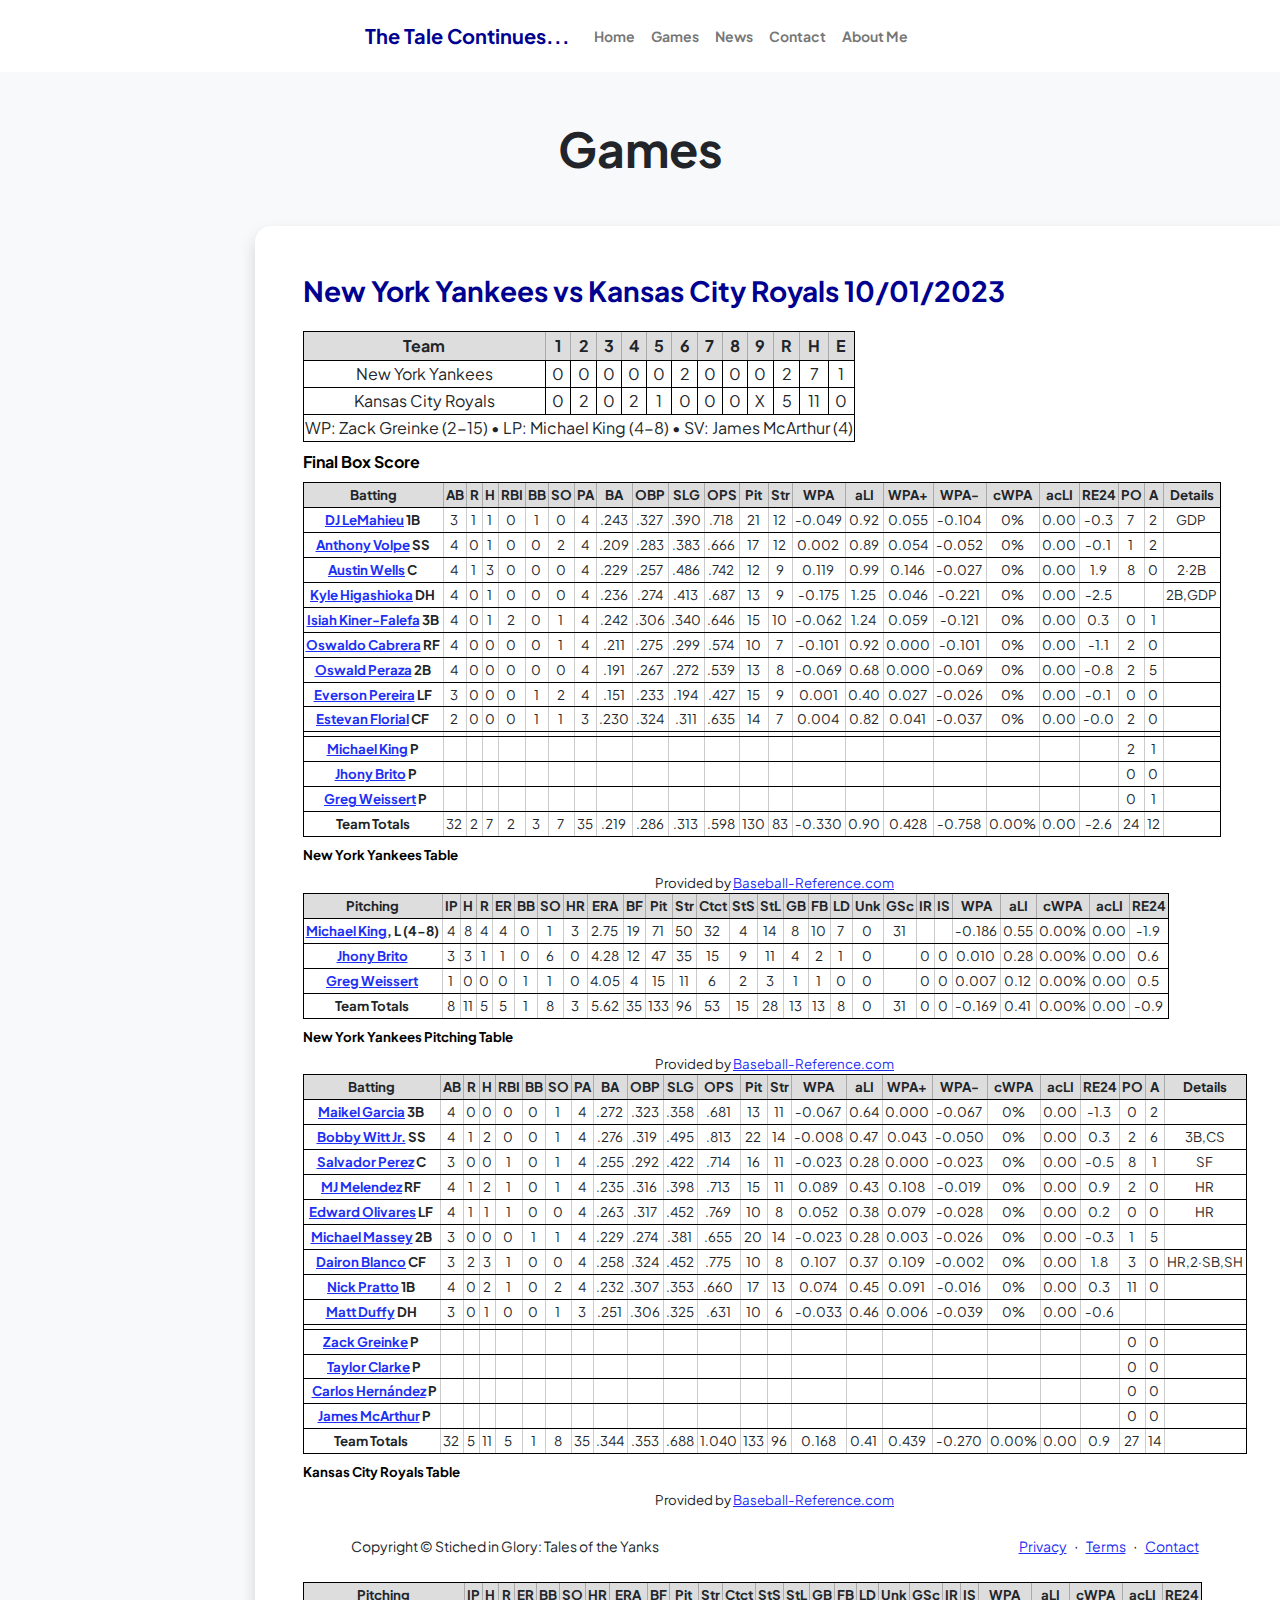
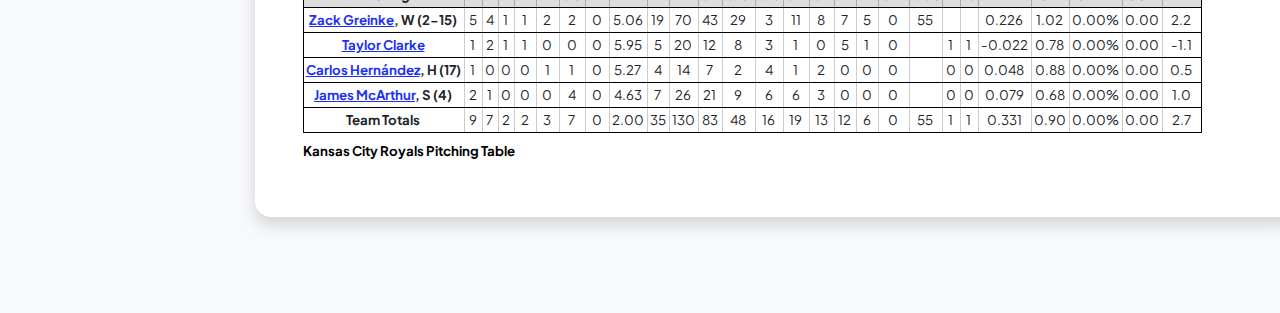
<file: root/games.html>
<!DOCTYPE html>
<html lang="en">
    <head>
        <meta charset="utf-8" />
        <meta name="viewport" content="width=device-width, initial-scale=1, shrink-to-fit=no" />
        <meta name="description" content="" />
        <meta name="author" content="" />
        <title>Recent Games</title>
        <!-- Favicon-->
        <link rel="icon" type="image/x-icon" href="assets/favicon.ico" />
        <!-- Custom Google font-->
        <link rel="preconnect" href="https://fonts.googleapis.com" />
        <link rel="preconnect" href="https://fonts.gstatic.com" crossorigin />
        <link href="https://fonts.googleapis.com/css2?family=Plus+Jakarta+Sans:wght@100;200;300;400;500;600;700;800;900&amp;display=swap" rel="stylesheet" />
        <!-- Bootstrap icons-->
        <link href="https://cdn.jsdelivr.net/npm/bootstrap-icons@1.8.1/font/bootstrap-icons.css" rel="stylesheet" />
        <!-- Core theme CSS (includes Bootstrap)-->
        <link href="css/styles.css" rel="stylesheet" />
    </head>
    <body class="d-flex flex-column h-100 bg-light">
        <main class="flex-shrink-0">
            <!-- Navigation-->
            <nav class="navbar navbar-expand-lg navbar-light bg-white py-3">
                <div class="container px-5">
                    <a class="navbar-brand" href="index.html"><span class="fw-bolder text-primary">The Tale Continues...</span></a>
                    <button class="navbar-toggler" type="button" data-bs-toggle="collapse" data-bs-target="#navbarSupportedContent" aria-controls="navbarSupportedContent" aria-expanded="false" aria-label="Toggle navigation"><span class="navbar-toggler-icon"></span></button>
                    <div class="collapse navbar-collapse" id="navbarSupportedContent">
                        <ul class="navbar-nav ms-auto mb-2 mb-lg-0 small fw-bolder">
                            <li class="nav-item"><a class="nav-link" href="index.html">Home</a></li>
                            <li class="nav-item"><a class="nav-link" href="games.html">Games</a></li>
                            <li class="nav-item"><a class="nav-link" href="news.html">News</a></li>
                            <li class="nav-item"><a class="nav-link" href="contact.html">Contact</a></li>
                            <li class="nav-item"><a class="nav-link" href="about me.html">About Me</a></li>
                        </ul>
                    </div>
                </div>
            </nav>
            <!-- Page Content-->
            <div class="container px-5 my-5">
                <div class="text-center mb-5">
                    <h1 class="display-5 fw-bolder mb-0"><span class="text-gradient d-inline">Games</span></h1>
                </div>
                <div class="row gx-5 justify-content-center">
                    <div class="col-lg-11 col-xl-9 col-xxl-8">
                        <!-- Experience Section-->
                        <section>
                            <div class="card shadow rounded-4 border-0 mb-5">
                                <div class="card-body p-0">
                                    <div class="d-flex align-items-center">
                                        <div class="p-5">
                                            <div class="d-flex align-items-center justify-content-between mb-4">
                                                <h3 class="text-primary fw-bolder mb-0">New York Yankees vs Kansas City Royals 10/01/2023 </h3>
                                            </div>
                                        <div class="sr_share_wrap">
                                            <table class="final-box-score">
                                                <!-- ... (your existing table code) ... -->
                                                <caption>Final Box Score</caption>
                                                <tr>
                                                  <th scope="col" style="background-color: #ddd; border: 1px solid #aaa; padding: 2px;">Team</th>
                                                  <th scope="col" style="background-color: #ddd; border: 1px solid #aaa; padding: 2px;">1</th>
                                                  <th scope="col" style="background-color: #ddd; border: 1px solid #aaa; padding: 2px;">2</th>
                                                  <th scope="col" style="background-color: #ddd; border: 1px solid #aaa; padding: 2px;">3</th>
                                                  <th scope="col" style="background-color: #ddd; border: 1px solid #aaa; padding: 2px;">4</th>
                                                  <th scope="col" style="background-color: #ddd; border: 1px solid #aaa; padding: 2px;">5</th>
                                                  <th scope="col" style="background-color: #ddd; border: 1px solid #aaa; padding: 2px;">6</th>
                                                  <th scope="col" style="background-color: #ddd; border: 1px solid #aaa; padding: 2px;">7</th>
                                                  <th scope="col" style="background-color: #ddd; border: 1px solid #aaa; padding: 2px;">8</th>
                                                  <th scope="col" style="background-color: #ddd; border: 1px solid #aaa; padding: 2px;">9</th>
                                                  <th scope="col" style="background-color: #ddd; border: 1px solid #aaa; padding: 2px;">R</th>
                                                  <th scope="col" style="background-color: #ddd; border: 1px solid #aaa; padding: 2px;">H</th>
                                                  <th scope="col" style="background-color: #ddd; border: 1px solid #aaa; padding: 2px;">E</th>
                                                </tr>
                                                <tr>
                                                  <td>New York Yankees</td>
                                                  <td>0</td>
                                                  <td>0</td>
                                                  <td>0</td>
                                                  <td>0</td>
                                                  <td>0</td>
                                                  <td>2</td>
                                                  <td>0</td>
                                                  <td>0</td>
                                                  <td>0</td>
                                                  <td>2</td>
                                                  <td>7</td>
                                                  <td>1</td>
                                                </tr>
                                                <tr>
                                                  <td>Kansas City Royals</td>
                                                  <td>0</td>
                                                  <td>2</td>
                                                  <td>0</td>
                                                  <td>2</td>
                                                  <td>1</td>
                                                  <td>0</td>
                                                  <td>0</td>
                                                  <td>0</td>
                                                  <td>X</td>
                                                  <td>5</td>
                                                  <td>11</td>
                                                  <td>0</td>
                                                </tr>
                                                <tr>
                                                  <td colspan="13">WP: Zack Greinke (2-15) • LP: Michael King (4-8) • SV: James McArthur (4)</td>
                                                </tr>
                            
                            <!--Yankees hitting table-->
                            <div class="sr_share_wrap" style="overflow:-moz-hidden-unscrollable">
                                <table class="sr_share" id="" data-cols-to-freeze=",1" style="border-collapse: collapse; font-size:.83em; border: 1px sold #aaa; overflow:auto;">
                                    <caption>New York Yankees Table</caption>
                                   <colgroup><col><col><col><col><col><col><col><col><col><col><col><col><col><col><col><col><col><col><col><col><col><col><col><col></colgroup>
                                   <thead>
                                      <tr>
                                         <th scope="col" style="background-color: #ddd; border: 1px solid #aaa; padding: 2px;">Batting</th>
                                         <th scope="col" style="background-color: #ddd; border: 1px solid #aaa; padding: 2px;">AB</th>
                                         <th scope="col" style="background-color: #ddd; border: 1px solid #aaa; padding: 2px;">R</th>
                                         <th scope="col" style="background-color: #ddd; border: 1px solid #aaa; padding: 2px;">H</th>
                                         <th scope="col" style="background-color: #ddd; border: 1px solid #aaa; padding: 2px;">RBI</th>
                                         <th scope="col" style="background-color: #ddd; border: 1px solid #aaa; padding: 2px;">BB</th>
                                         <th scope="col" style="background-color: #ddd; border: 1px solid #aaa; padding: 2px;">SO</th>
                                         <th scope="col" style="background-color: #ddd; border: 1px solid #aaa; padding: 2px;">PA</th>
                                         <th scope="col" data-filter="1" data-name="Batting Average" style="background-color: #ddd; border: 1px solid #aaa; padding: 2px;">BA</th>
                                         <th scope="col" data-filter="1" data-name="On-Base%" style="background-color: #ddd; border: 1px solid #aaa; padding: 2px;">OBP</th>
                                         <th scope="col" data-filter="1" data-name="Slugging %" style="background-color: #ddd; border: 1px solid #aaa; padding: 2px;">SLG</th>
                                         <th scope="col" data-filter="1" data-name="On-Base Plus Slugging" style="background-color: #ddd; border: 1px solid #aaa; padding: 2px;">OPS</th>
                                         <th scope="col" style="background-color: #ddd; border: 1px solid #aaa; padding: 2px;">Pit</th>
                                         <th scope="col" style="background-color: #ddd; border: 1px solid #aaa; padding: 2px;">Str</th>
                                         <th scope="col" data-filter="1" data-name="Win Probability Added (WPA)" style="background-color: #ddd; border: 1px solid #aaa; padding: 2px;">WPA</th>
                                         <th scope="col" data-filter="1" data-name="aLI" style="background-color: #ddd; border: 1px solid #aaa; padding: 2px;">aLI</th>
                                         <th scope="col" data-filter="1" data-name="WPA+" style="background-color: #ddd; border: 1px solid #aaa; padding: 2px;">WPA+</th>
                                         <th scope="col" data-filter="1" data-name="WPA-" style="background-color: #ddd; border: 1px solid #aaa; padding: 2px;">WPA-</th>
                                         <th scope="col" data-filter="1" data-name="Championship WPA (cWPA)" style="background-color: #ddd; border: 1px solid #aaa; padding: 2px;">cWPA</th>
                                         <th scope="col" data-filter="1" data-name="acLI" style="background-color: #ddd; border: 1px solid #aaa; padding: 2px;">acLI</th>
                                         <th scope="col" data-filter="1" data-name="Base-Out Runs Added (RE24)" style="background-color: #ddd; border: 1px solid #aaa; padding: 2px;">RE24</th>
                                         <th scope="col" style="background-color: #ddd; border: 1px solid #aaa; padding: 2px;">PO</th>
                                         <th scope="col" style="background-color: #ddd; border: 1px solid #aaa; padding: 2px;">A</th>
                                         <th scope="col" style="background-color: #ddd; border: 1px solid #aaa; padding: 2px;">Details</th>
                                      </tr>
                                      </thead>
                                <tbody><tr><th scope="row" csk="6" style="border: 1px solid #ccc; padding: 2px 3px 2px 2px; white-space: nowrap; "><a href="https://www.baseball-reference.com/players/l/lemahdj01.shtml?utm_source=direct&amp;utm_medium=Share&amp;utm_campaign=ShareTool">DJ LeMahieu</a> 1B</th><td data-endpoint="/tools/be.cgi?html=1&amp;game-id=KCA202310010-lemahdj01" style="border: 1px solid #ccc; padding: 2px 3px 2px 2px; white-space: nowrap; ">3</td><td style="border: 1px solid #ccc; padding: 2px 3px 2px 2px; white-space: nowrap; ">1</td><td style="border: 1px solid #ccc; padding: 2px 3px 2px 2px; white-space: nowrap; ">1</td><td style="border: 1px solid #ccc; padding: 2px 3px 2px 2px; white-space: nowrap; ">0</td><td style="border: 1px solid #ccc; padding: 2px 3px 2px 2px; white-space: nowrap; ">1</td><td style="border: 1px solid #ccc; padding: 2px 3px 2px 2px; white-space: nowrap; ">0</td><td style="border: 1px solid #ccc; padding: 2px 3px 2px 2px; white-space: nowrap; ">4</td><td style="border: 1px solid #ccc; padding: 2px 3px 2px 2px; white-space: nowrap; ">.243</td><td style="border: 1px solid #ccc; padding: 2px 3px 2px 2px; white-space: nowrap; ">.327</td><td style="border: 1px solid #ccc; padding: 2px 3px 2px 2px; white-space: nowrap; ">.390</td><td style="border: 1px solid #ccc; padding: 2px 3px 2px 2px; white-space: nowrap; ">.718</td><td style="border: 1px solid #ccc; padding: 2px 3px 2px 2px; white-space: nowrap; ">21</td><td style="border: 1px solid #ccc; padding: 2px 3px 2px 2px; white-space: nowrap; ">12</td><td style="border: 1px solid #ccc; padding: 2px 3px 2px 2px; white-space: nowrap; ">-0.049</td><td style="border: 1px solid #ccc; padding: 2px 3px 2px 2px; white-space: nowrap; "> 0.92</td><td style="border: 1px solid #ccc; padding: 2px 3px 2px 2px; white-space: nowrap; ">0.055</td><td style="border: 1px solid #ccc; padding: 2px 3px 2px 2px; white-space: nowrap; ">-0.104</td><td style="border: 1px solid #ccc; padding: 2px 3px 2px 2px; white-space: nowrap; ">0%</td><td style="border: 1px solid #ccc; padding: 2px 3px 2px 2px; white-space: nowrap; "> 0.00</td><td style="border: 1px solid #ccc; padding: 2px 3px 2px 2px; white-space: nowrap; "> -0.3</td><td style="border: 1px solid #ccc; padding: 2px 3px 2px 2px; white-space: nowrap; ">7</td><td style="border: 1px solid #ccc; padding: 2px 3px 2px 2px; white-space: nowrap; ">2</td><td style="border: 1px solid #ccc; padding: 2px 3px 2px 2px; white-space: nowrap; ">GDP</td></tr>
                                <tr><th scope="row" csk="7" style="border: 1px solid #ccc; padding: 2px 3px 2px 2px; white-space: nowrap; "><a href="https://www.baseball-reference.com/players/v/volpean01.shtml?utm_source=direct&amp;utm_medium=Share&amp;utm_campaign=ShareTool">Anthony Volpe</a> SS</th><td data-endpoint="/tools/be.cgi?html=1&amp;game-id=KCA202310010-volpean01" style="border: 1px solid #ccc; padding: 2px 3px 2px 2px; white-space: nowrap; ">4</td><td style="border: 1px solid #ccc; padding: 2px 3px 2px 2px; white-space: nowrap; ">0</td><td style="border: 1px solid #ccc; padding: 2px 3px 2px 2px; white-space: nowrap; ">1</td><td style="border: 1px solid #ccc; padding: 2px 3px 2px 2px; white-space: nowrap; ">0</td><td style="border: 1px solid #ccc; padding: 2px 3px 2px 2px; white-space: nowrap; ">0</td><td style="border: 1px solid #ccc; padding: 2px 3px 2px 2px; white-space: nowrap; ">2</td><td style="border: 1px solid #ccc; padding: 2px 3px 2px 2px; white-space: nowrap; ">4</td><td style="border: 1px solid #ccc; padding: 2px 3px 2px 2px; white-space: nowrap; ">.209</td><td style="border: 1px solid #ccc; padding: 2px 3px 2px 2px; white-space: nowrap; ">.283</td><td style="border: 1px solid #ccc; padding: 2px 3px 2px 2px; white-space: nowrap; ">.383</td><td style="border: 1px solid #ccc; padding: 2px 3px 2px 2px; white-space: nowrap; ">.666</td><td style="border: 1px solid #ccc; padding: 2px 3px 2px 2px; white-space: nowrap; ">17</td><td style="border: 1px solid #ccc; padding: 2px 3px 2px 2px; white-space: nowrap; ">12</td><td style="border: 1px solid #ccc; padding: 2px 3px 2px 2px; white-space: nowrap; ">0.002</td><td style="border: 1px solid #ccc; padding: 2px 3px 2px 2px; white-space: nowrap; "> 0.89</td><td style="border: 1px solid #ccc; padding: 2px 3px 2px 2px; white-space: nowrap; ">0.054</td><td style="border: 1px solid #ccc; padding: 2px 3px 2px 2px; white-space: nowrap; ">-0.052</td><td style="border: 1px solid #ccc; padding: 2px 3px 2px 2px; white-space: nowrap; ">0%</td><td style="border: 1px solid #ccc; padding: 2px 3px 2px 2px; white-space: nowrap; "> 0.00</td><td style="border: 1px solid #ccc; padding: 2px 3px 2px 2px; white-space: nowrap; "> -0.1</td><td style="border: 1px solid #ccc; padding: 2px 3px 2px 2px; white-space: nowrap; ">1</td><td style="border: 1px solid #ccc; padding: 2px 3px 2px 2px; white-space: nowrap; ">2</td><td style="border: 1px solid #ccc; padding: 2px 3px 2px 2px; white-space: nowrap; "></td></tr>
                                <tr><th scope="row" csk="8" style="border: 1px solid #ccc; padding: 2px 3px 2px 2px; white-space: nowrap; "><a href="https://www.baseball-reference.com/players/w/wellsau01.shtml?utm_source=direct&amp;utm_medium=Share&amp;utm_campaign=ShareTool">Austin Wells</a> C</th><td data-endpoint="/tools/be.cgi?html=1&amp;game-id=KCA202310010-wellsau01" style="border: 1px solid #ccc; padding: 2px 3px 2px 2px; white-space: nowrap; ">4</td><td style="border: 1px solid #ccc; padding: 2px 3px 2px 2px; white-space: nowrap; ">1</td><td style="border: 1px solid #ccc; padding: 2px 3px 2px 2px; white-space: nowrap; ">3</td><td style="border: 1px solid #ccc; padding: 2px 3px 2px 2px; white-space: nowrap; ">0</td><td style="border: 1px solid #ccc; padding: 2px 3px 2px 2px; white-space: nowrap; ">0</td><td style="border: 1px solid #ccc; padding: 2px 3px 2px 2px; white-space: nowrap; ">0</td><td style="border: 1px solid #ccc; padding: 2px 3px 2px 2px; white-space: nowrap; ">4</td><td style="border: 1px solid #ccc; padding: 2px 3px 2px 2px; white-space: nowrap; ">.229</td><td style="border: 1px solid #ccc; padding: 2px 3px 2px 2px; white-space: nowrap; ">.257</td><td style="border: 1px solid #ccc; padding: 2px 3px 2px 2px; white-space: nowrap; ">.486</td><td style="border: 1px solid #ccc; padding: 2px 3px 2px 2px; white-space: nowrap; ">.742</td><td style="border: 1px solid #ccc; padding: 2px 3px 2px 2px; white-space: nowrap; ">12</td><td style="border: 1px solid #ccc; padding: 2px 3px 2px 2px; white-space: nowrap; ">9</td><td style="border: 1px solid #ccc; padding: 2px 3px 2px 2px; white-space: nowrap; ">0.119</td><td style="border: 1px solid #ccc; padding: 2px 3px 2px 2px; white-space: nowrap; "> 0.99</td><td style="border: 1px solid #ccc; padding: 2px 3px 2px 2px; white-space: nowrap; ">0.146</td><td style="border: 1px solid #ccc; padding: 2px 3px 2px 2px; white-space: nowrap; ">-0.027</td><td style="border: 1px solid #ccc; padding: 2px 3px 2px 2px; white-space: nowrap; ">0%</td><td style="border: 1px solid #ccc; padding: 2px 3px 2px 2px; white-space: nowrap; "> 0.00</td><td style="border: 1px solid #ccc; padding: 2px 3px 2px 2px; white-space: nowrap; "> 1.9</td><td style="border: 1px solid #ccc; padding: 2px 3px 2px 2px; white-space: nowrap; ">8</td><td style="border: 1px solid #ccc; padding: 2px 3px 2px 2px; white-space: nowrap; ">0</td><td style="border: 1px solid #ccc; padding: 2px 3px 2px 2px; white-space: nowrap; ">2·2B</td></tr>
                                <tr><th scope="row" csk="9" style="border: 1px solid #ccc; padding: 2px 3px 2px 2px; white-space: nowrap; "><a href="https://www.baseball-reference.com/players/h/higasky01.shtml?utm_source=direct&amp;utm_medium=Share&amp;utm_campaign=ShareTool">Kyle Higashioka</a> DH</th><td data-endpoint="/tools/be.cgi?html=1&amp;game-id=KCA202310010-higasky01" style="border: 1px solid #ccc; padding: 2px 3px 2px 2px; white-space: nowrap; ">4</td><td style="border: 1px solid #ccc; padding: 2px 3px 2px 2px; white-space: nowrap; ">0</td><td style="border: 1px solid #ccc; padding: 2px 3px 2px 2px; white-space: nowrap; ">1</td><td style="border: 1px solid #ccc; padding: 2px 3px 2px 2px; white-space: nowrap; ">0</td><td style="border: 1px solid #ccc; padding: 2px 3px 2px 2px; white-space: nowrap; ">0</td><td style="border: 1px solid #ccc; padding: 2px 3px 2px 2px; white-space: nowrap; ">0</td><td style="border: 1px solid #ccc; padding: 2px 3px 2px 2px; white-space: nowrap; ">4</td><td style="border: 1px solid #ccc; padding: 2px 3px 2px 2px; white-space: nowrap; ">.236</td><td style="border: 1px solid #ccc; padding: 2px 3px 2px 2px; white-space: nowrap; ">.274</td><td style="border: 1px solid #ccc; padding: 2px 3px 2px 2px; white-space: nowrap; ">.413</td><td style="border: 1px solid #ccc; padding: 2px 3px 2px 2px; white-space: nowrap; ">.687</td><td style="border: 1px solid #ccc; padding: 2px 3px 2px 2px; white-space: nowrap; ">13</td><td style="border: 1px solid #ccc; padding: 2px 3px 2px 2px; white-space: nowrap; ">9</td><td style="border: 1px solid #ccc; padding: 2px 3px 2px 2px; white-space: nowrap; ">-0.175</td><td style="border: 1px solid #ccc; padding: 2px 3px 2px 2px; white-space: nowrap; "> 1.25</td><td style="border: 1px solid #ccc; padding: 2px 3px 2px 2px; white-space: nowrap; ">0.046</td><td style="border: 1px solid #ccc; padding: 2px 3px 2px 2px; white-space: nowrap; ">-0.221</td><td style="border: 1px solid #ccc; padding: 2px 3px 2px 2px; white-space: nowrap; ">0%</td><td style="border: 1px solid #ccc; padding: 2px 3px 2px 2px; white-space: nowrap; "> 0.00</td><td style="border: 1px solid #ccc; padding: 2px 3px 2px 2px; white-space: nowrap; "> -2.5</td><td style="border: 1px solid #ccc; padding: 2px 3px 2px 2px; white-space: nowrap; "></td><td style="border: 1px solid #ccc; padding: 2px 3px 2px 2px; white-space: nowrap; "></td><td style="border: 1px solid #ccc; padding: 2px 3px 2px 2px; white-space: nowrap; ">2B,GDP</td></tr>
                                <tr><th scope="row" csk="10" style="border: 1px solid #ccc; padding: 2px 3px 2px 2px; white-space: nowrap; "><a href="https://www.baseball-reference.com/players/k/kineris01.shtml?utm_source=direct&amp;utm_medium=Share&amp;utm_campaign=ShareTool">Isiah Kiner-Falefa</a> 3B</th><td data-endpoint="/tools/be.cgi?html=1&amp;game-id=KCA202310010-kineris01" style="border: 1px solid #ccc; padding: 2px 3px 2px 2px; white-space: nowrap; ">4</td><td style="border: 1px solid #ccc; padding: 2px 3px 2px 2px; white-space: nowrap; ">0</td><td style="border: 1px solid #ccc; padding: 2px 3px 2px 2px; white-space: nowrap; ">1</td><td style="border: 1px solid #ccc; padding: 2px 3px 2px 2px; white-space: nowrap; ">2</td><td style="border: 1px solid #ccc; padding: 2px 3px 2px 2px; white-space: nowrap; ">0</td><td style="border: 1px solid #ccc; padding: 2px 3px 2px 2px; white-space: nowrap; ">1</td><td style="border: 1px solid #ccc; padding: 2px 3px 2px 2px; white-space: nowrap; ">4</td><td style="border: 1px solid #ccc; padding: 2px 3px 2px 2px; white-space: nowrap; ">.242</td><td style="border: 1px solid #ccc; padding: 2px 3px 2px 2px; white-space: nowrap; ">.306</td><td style="border: 1px solid #ccc; padding: 2px 3px 2px 2px; white-space: nowrap; ">.340</td><td style="border: 1px solid #ccc; padding: 2px 3px 2px 2px; white-space: nowrap; ">.646</td><td style="border: 1px solid #ccc; padding: 2px 3px 2px 2px; white-space: nowrap; ">15</td><td style="border: 1px solid #ccc; padding: 2px 3px 2px 2px; white-space: nowrap; ">10</td><td style="border: 1px solid #ccc; padding: 2px 3px 2px 2px; white-space: nowrap; ">-0.062</td><td style="border: 1px solid #ccc; padding: 2px 3px 2px 2px; white-space: nowrap; "> 1.24</td><td style="border: 1px solid #ccc; padding: 2px 3px 2px 2px; white-space: nowrap; ">0.059</td><td style="border: 1px solid #ccc; padding: 2px 3px 2px 2px; white-space: nowrap; ">-0.121</td><td style="border: 1px solid #ccc; padding: 2px 3px 2px 2px; white-space: nowrap; ">0%</td><td style="border: 1px solid #ccc; padding: 2px 3px 2px 2px; white-space: nowrap; "> 0.00</td><td style="border: 1px solid #ccc; padding: 2px 3px 2px 2px; white-space: nowrap; "> 0.3</td><td style="border: 1px solid #ccc; padding: 2px 3px 2px 2px; white-space: nowrap; ">0</td><td style="border: 1px solid #ccc; padding: 2px 3px 2px 2px; white-space: nowrap; ">1</td><td style="border: 1px solid #ccc; padding: 2px 3px 2px 2px; white-space: nowrap; "></td></tr>
                                <tr><th scope="row" csk="11" style="border: 1px solid #ccc; padding: 2px 3px 2px 2px; white-space: nowrap; "><a href="https://www.baseball-reference.com/players/c/cabreos01.shtml?utm_source=direct&amp;utm_medium=Share&amp;utm_campaign=ShareTool">Oswaldo Cabrera</a> RF</th><td data-endpoint="/tools/be.cgi?html=1&amp;game-id=KCA202310010-cabreos01" style="border: 1px solid #ccc; padding: 2px 3px 2px 2px; white-space: nowrap; ">4</td><td style="border: 1px solid #ccc; padding: 2px 3px 2px 2px; white-space: nowrap; ">0</td><td style="border: 1px solid #ccc; padding: 2px 3px 2px 2px; white-space: nowrap; ">0</td><td style="border: 1px solid #ccc; padding: 2px 3px 2px 2px; white-space: nowrap; ">0</td><td style="border: 1px solid #ccc; padding: 2px 3px 2px 2px; white-space: nowrap; ">0</td><td style="border: 1px solid #ccc; padding: 2px 3px 2px 2px; white-space: nowrap; ">1</td><td style="border: 1px solid #ccc; padding: 2px 3px 2px 2px; white-space: nowrap; ">4</td><td style="border: 1px solid #ccc; padding: 2px 3px 2px 2px; white-space: nowrap; ">.211</td><td style="border: 1px solid #ccc; padding: 2px 3px 2px 2px; white-space: nowrap; ">.275</td><td style="border: 1px solid #ccc; padding: 2px 3px 2px 2px; white-space: nowrap; ">.299</td><td style="border: 1px solid #ccc; padding: 2px 3px 2px 2px; white-space: nowrap; ">.574</td><td style="border: 1px solid #ccc; padding: 2px 3px 2px 2px; white-space: nowrap; ">10</td><td style="border: 1px solid #ccc; padding: 2px 3px 2px 2px; white-space: nowrap; ">7</td><td style="border: 1px solid #ccc; padding: 2px 3px 2px 2px; white-space: nowrap; ">-0.101</td><td style="border: 1px solid #ccc; padding: 2px 3px 2px 2px; white-space: nowrap; "> 0.92</td><td style="border: 1px solid #ccc; padding: 2px 3px 2px 2px; white-space: nowrap; ">0.000</td><td style="border: 1px solid #ccc; padding: 2px 3px 2px 2px; white-space: nowrap; ">-0.101</td><td style="border: 1px solid #ccc; padding: 2px 3px 2px 2px; white-space: nowrap; ">0%</td><td style="border: 1px solid #ccc; padding: 2px 3px 2px 2px; white-space: nowrap; "> 0.00</td><td style="border: 1px solid #ccc; padding: 2px 3px 2px 2px; white-space: nowrap; "> -1.1</td><td style="border: 1px solid #ccc; padding: 2px 3px 2px 2px; white-space: nowrap; ">2</td><td style="border: 1px solid #ccc; padding: 2px 3px 2px 2px; white-space: nowrap; ">0</td><td style="border: 1px solid #ccc; padding: 2px 3px 2px 2px; white-space: nowrap; "></td></tr>
                                <tr><th scope="row" csk="12" style="border: 1px solid #ccc; padding: 2px 3px 2px 2px; white-space: nowrap; "><a href="https://www.baseball-reference.com/players/p/perazos02.shtml?utm_source=direct&amp;utm_medium=Share&amp;utm_campaign=ShareTool">Oswald Peraza</a> 2B</th><td data-endpoint="/tools/be.cgi?html=1&amp;game-id=KCA202310010-perazos02" style="border: 1px solid #ccc; padding: 2px 3px 2px 2px; white-space: nowrap; ">4</td><td style="border: 1px solid #ccc; padding: 2px 3px 2px 2px; white-space: nowrap; ">0</td><td style="border: 1px solid #ccc; padding: 2px 3px 2px 2px; white-space: nowrap; ">0</td><td style="border: 1px solid #ccc; padding: 2px 3px 2px 2px; white-space: nowrap; ">0</td><td style="border: 1px solid #ccc; padding: 2px 3px 2px 2px; white-space: nowrap; ">0</td><td style="border: 1px solid #ccc; padding: 2px 3px 2px 2px; white-space: nowrap; ">0</td><td style="border: 1px solid #ccc; padding: 2px 3px 2px 2px; white-space: nowrap; ">4</td><td style="border: 1px solid #ccc; padding: 2px 3px 2px 2px; white-space: nowrap; ">.191</td><td style="border: 1px solid #ccc; padding: 2px 3px 2px 2px; white-space: nowrap; ">.267</td><td style="border: 1px solid #ccc; padding: 2px 3px 2px 2px; white-space: nowrap; ">.272</td><td style="border: 1px solid #ccc; padding: 2px 3px 2px 2px; white-space: nowrap; ">.539</td><td style="border: 1px solid #ccc; padding: 2px 3px 2px 2px; white-space: nowrap; ">13</td><td style="border: 1px solid #ccc; padding: 2px 3px 2px 2px; white-space: nowrap; ">8</td><td style="border: 1px solid #ccc; padding: 2px 3px 2px 2px; white-space: nowrap; ">-0.069</td><td style="border: 1px solid #ccc; padding: 2px 3px 2px 2px; white-space: nowrap; "> 0.68</td><td style="border: 1px solid #ccc; padding: 2px 3px 2px 2px; white-space: nowrap; ">0.000</td><td style="border: 1px solid #ccc; padding: 2px 3px 2px 2px; white-space: nowrap; ">-0.069</td><td style="border: 1px solid #ccc; padding: 2px 3px 2px 2px; white-space: nowrap; ">0%</td><td style="border: 1px solid #ccc; padding: 2px 3px 2px 2px; white-space: nowrap; "> 0.00</td><td style="border: 1px solid #ccc; padding: 2px 3px 2px 2px; white-space: nowrap; "> -0.8</td><td style="border: 1px solid #ccc; padding: 2px 3px 2px 2px; white-space: nowrap; ">2</td><td style="border: 1px solid #ccc; padding: 2px 3px 2px 2px; white-space: nowrap; ">5</td><td style="border: 1px solid #ccc; padding: 2px 3px 2px 2px; white-space: nowrap; "></td></tr>
                                <tr><th scope="row" csk="13" style="border: 1px solid #ccc; padding: 2px 3px 2px 2px; white-space: nowrap; "><a href="https://www.baseball-reference.com/players/p/pereiev01.shtml?utm_source=direct&amp;utm_medium=Share&amp;utm_campaign=ShareTool">Everson Pereira</a> LF</th><td data-endpoint="/tools/be.cgi?html=1&amp;game-id=KCA202310010-pereiev01" style="border: 1px solid #ccc; padding: 2px 3px 2px 2px; white-space: nowrap; ">3</td><td style="border: 1px solid #ccc; padding: 2px 3px 2px 2px; white-space: nowrap; ">0</td><td style="border: 1px solid #ccc; padding: 2px 3px 2px 2px; white-space: nowrap; ">0</td><td style="border: 1px solid #ccc; padding: 2px 3px 2px 2px; white-space: nowrap; ">0</td><td style="border: 1px solid #ccc; padding: 2px 3px 2px 2px; white-space: nowrap; ">1</td><td style="border: 1px solid #ccc; padding: 2px 3px 2px 2px; white-space: nowrap; ">2</td><td style="border: 1px solid #ccc; padding: 2px 3px 2px 2px; white-space: nowrap; ">4</td><td style="border: 1px solid #ccc; padding: 2px 3px 2px 2px; white-space: nowrap; ">.151</td><td style="border: 1px solid #ccc; padding: 2px 3px 2px 2px; white-space: nowrap; ">.233</td><td style="border: 1px solid #ccc; padding: 2px 3px 2px 2px; white-space: nowrap; ">.194</td><td style="border: 1px solid #ccc; padding: 2px 3px 2px 2px; white-space: nowrap; ">.427</td><td style="border: 1px solid #ccc; padding: 2px 3px 2px 2px; white-space: nowrap; ">15</td><td style="border: 1px solid #ccc; padding: 2px 3px 2px 2px; white-space: nowrap; ">9</td><td style="border: 1px solid #ccc; padding: 2px 3px 2px 2px; white-space: nowrap; ">0.001</td><td style="border: 1px solid #ccc; padding: 2px 3px 2px 2px; white-space: nowrap; "> 0.40</td><td style="border: 1px solid #ccc; padding: 2px 3px 2px 2px; white-space: nowrap; ">0.027</td><td style="border: 1px solid #ccc; padding: 2px 3px 2px 2px; white-space: nowrap; ">-0.026</td><td style="border: 1px solid #ccc; padding: 2px 3px 2px 2px; white-space: nowrap; ">0%</td><td style="border: 1px solid #ccc; padding: 2px 3px 2px 2px; white-space: nowrap; "> 0.00</td><td style="border: 1px solid #ccc; padding: 2px 3px 2px 2px; white-space: nowrap; "> -0.1</td><td style="border: 1px solid #ccc; padding: 2px 3px 2px 2px; white-space: nowrap; ">0</td><td style="border: 1px solid #ccc; padding: 2px 3px 2px 2px; white-space: nowrap; ">0</td><td style="border: 1px solid #ccc; padding: 2px 3px 2px 2px; white-space: nowrap; "></td></tr>
                                <tr><th scope="row" csk="14" style="border: 1px solid #ccc; padding: 2px 3px 2px 2px; white-space: nowrap; "><a href="https://www.baseball-reference.com/players/f/flories01.shtml?utm_source=direct&amp;utm_medium=Share&amp;utm_campaign=ShareTool">Estevan Florial</a> CF</th><td data-endpoint="/tools/be.cgi?html=1&amp;game-id=KCA202310010-flories01" style="border: 1px solid #ccc; padding: 2px 3px 2px 2px; white-space: nowrap; ">2</td><td style="border: 1px solid #ccc; padding: 2px 3px 2px 2px; white-space: nowrap; ">0</td><td style="border: 1px solid #ccc; padding: 2px 3px 2px 2px; white-space: nowrap; ">0</td><td style="border: 1px solid #ccc; padding: 2px 3px 2px 2px; white-space: nowrap; ">0</td><td style="border: 1px solid #ccc; padding: 2px 3px 2px 2px; white-space: nowrap; ">1</td><td style="border: 1px solid #ccc; padding: 2px 3px 2px 2px; white-space: nowrap; ">1</td><td style="border: 1px solid #ccc; padding: 2px 3px 2px 2px; white-space: nowrap; ">3</td><td style="border: 1px solid #ccc; padding: 2px 3px 2px 2px; white-space: nowrap; ">.230</td><td style="border: 1px solid #ccc; padding: 2px 3px 2px 2px; white-space: nowrap; ">.324</td><td style="border: 1px solid #ccc; padding: 2px 3px 2px 2px; white-space: nowrap; ">.311</td><td style="border: 1px solid #ccc; padding: 2px 3px 2px 2px; white-space: nowrap; ">.635</td><td style="border: 1px solid #ccc; padding: 2px 3px 2px 2px; white-space: nowrap; ">14</td><td style="border: 1px solid #ccc; padding: 2px 3px 2px 2px; white-space: nowrap; ">7</td><td style="border: 1px solid #ccc; padding: 2px 3px 2px 2px; white-space: nowrap; ">0.004</td><td style="border: 1px solid #ccc; padding: 2px 3px 2px 2px; white-space: nowrap; "> 0.82</td><td style="border: 1px solid #ccc; padding: 2px 3px 2px 2px; white-space: nowrap; ">0.041</td><td style="border: 1px solid #ccc; padding: 2px 3px 2px 2px; white-space: nowrap; ">-0.037</td><td style="border: 1px solid #ccc; padding: 2px 3px 2px 2px; white-space: nowrap; ">0%</td><td style="border: 1px solid #ccc; padding: 2px 3px 2px 2px; white-space: nowrap; "> 0.00</td><td style="border: 1px solid #ccc; padding: 2px 3px 2px 2px; white-space: nowrap; "> -0.0</td><td style="border: 1px solid #ccc; padding: 2px 3px 2px 2px; white-space: nowrap; ">2</td><td style="border: 1px solid #ccc; padding: 2px 3px 2px 2px; white-space: nowrap; ">0</td><td style="border: 1px solid #ccc; padding: 2px 3px 2px 2px; white-space: nowrap; "></td></tr>
                                <tr><th scope="row" csk="99" style="border: 1px solid #ccc; padding: 2px 3px 2px 2px; white-space: nowrap; "></th><td style="border: 1px solid #ccc; padding: 2px 3px 2px 2px; white-space: nowrap; "></td><td style="border: 1px solid #ccc; padding: 2px 3px 2px 2px; white-space: nowrap; "></td><td style="border: 1px solid #ccc; padding: 2px 3px 2px 2px; white-space: nowrap; "></td><td style="border: 1px solid #ccc; padding: 2px 3px 2px 2px; white-space: nowrap; "></td><td style="border: 1px solid #ccc; padding: 2px 3px 2px 2px; white-space: nowrap; "></td><td style="border: 1px solid #ccc; padding: 2px 3px 2px 2px; white-space: nowrap; "></td><td style="border: 1px solid #ccc; padding: 2px 3px 2px 2px; white-space: nowrap; "></td><td style="border: 1px solid #ccc; padding: 2px 3px 2px 2px; white-space: nowrap; "></td><td style="border: 1px solid #ccc; padding: 2px 3px 2px 2px; white-space: nowrap; "></td><td style="border: 1px solid #ccc; padding: 2px 3px 2px 2px; white-space: nowrap; "></td><td style="border: 1px solid #ccc; padding: 2px 3px 2px 2px; white-space: nowrap; "></td><td style="border: 1px solid #ccc; padding: 2px 3px 2px 2px; white-space: nowrap; "></td><td style="border: 1px solid #ccc; padding: 2px 3px 2px 2px; white-space: nowrap; "></td><td style="border: 1px solid #ccc; padding: 2px 3px 2px 2px; white-space: nowrap; "></td><td style="border: 1px solid #ccc; padding: 2px 3px 2px 2px; white-space: nowrap; "></td><td style="border: 1px solid #ccc; padding: 2px 3px 2px 2px; white-space: nowrap; "></td><td style="border: 1px solid #ccc; padding: 2px 3px 2px 2px; white-space: nowrap; "></td><td style="border: 1px solid #ccc; padding: 2px 3px 2px 2px; white-space: nowrap; "></td><td style="border: 1px solid #ccc; padding: 2px 3px 2px 2px; white-space: nowrap; "></td><td style="border: 1px solid #ccc; padding: 2px 3px 2px 2px; white-space: nowrap; "></td><td style="border: 1px solid #ccc; padding: 2px 3px 2px 2px; white-space: nowrap; "></td><td style="border: 1px solid #ccc; padding: 2px 3px 2px 2px; white-space: nowrap; "></td><td style="border: 1px solid #ccc; padding: 2px 3px 2px 2px; white-space: nowrap; "></td></tr>
                                <tr><th scope="row" csk="101" style="border: 1px solid #ccc; padding: 2px 3px 2px 2px; white-space: nowrap; "><a href="https://www.baseball-reference.com/players/k/kingmi01.shtml?utm_source=direct&amp;utm_medium=Share&amp;utm_campaign=ShareTool">Michael King</a> P</th><td style="border: 1px solid #ccc; padding: 2px 3px 2px 2px; white-space: nowrap; "></td><td style="border: 1px solid #ccc; padding: 2px 3px 2px 2px; white-space: nowrap; "></td><td style="border: 1px solid #ccc; padding: 2px 3px 2px 2px; white-space: nowrap; "></td><td style="border: 1px solid #ccc; padding: 2px 3px 2px 2px; white-space: nowrap; "></td><td style="border: 1px solid #ccc; padding: 2px 3px 2px 2px; white-space: nowrap; "></td><td style="border: 1px solid #ccc; padding: 2px 3px 2px 2px; white-space: nowrap; "></td><td style="border: 1px solid #ccc; padding: 2px 3px 2px 2px; white-space: nowrap; "></td><td style="border: 1px solid #ccc; padding: 2px 3px 2px 2px; white-space: nowrap; "></td><td style="border: 1px solid #ccc; padding: 2px 3px 2px 2px; white-space: nowrap; "></td><td style="border: 1px solid #ccc; padding: 2px 3px 2px 2px; white-space: nowrap; "></td><td style="border: 1px solid #ccc; padding: 2px 3px 2px 2px; white-space: nowrap; "></td><td style="border: 1px solid #ccc; padding: 2px 3px 2px 2px; white-space: nowrap; "></td><td style="border: 1px solid #ccc; padding: 2px 3px 2px 2px; white-space: nowrap; "></td><td style="border: 1px solid #ccc; padding: 2px 3px 2px 2px; white-space: nowrap; "></td><td style="border: 1px solid #ccc; padding: 2px 3px 2px 2px; white-space: nowrap; "></td><td style="border: 1px solid #ccc; padding: 2px 3px 2px 2px; white-space: nowrap; "></td><td style="border: 1px solid #ccc; padding: 2px 3px 2px 2px; white-space: nowrap; "></td><td style="border: 1px solid #ccc; padding: 2px 3px 2px 2px; white-space: nowrap; "></td><td style="border: 1px solid #ccc; padding: 2px 3px 2px 2px; white-space: nowrap; "></td><td style="border: 1px solid #ccc; padding: 2px 3px 2px 2px; white-space: nowrap; "></td><td style="border: 1px solid #ccc; padding: 2px 3px 2px 2px; white-space: nowrap; ">2</td><td style="border: 1px solid #ccc; padding: 2px 3px 2px 2px; white-space: nowrap; ">1</td><td style="border: 1px solid #ccc; padding: 2px 3px 2px 2px; white-space: nowrap; "></td></tr>
                                <tr><th scope="row" csk="103" style="border: 1px solid #ccc; padding: 2px 3px 2px 2px; white-space: nowrap; ">&nbsp;&nbsp;&nbsp;<a href="https://www.baseball-reference.com/players/b/britojh01.shtml?utm_source=direct&amp;utm_medium=Share&amp;utm_campaign=ShareTool">Jhony Brito</a> P</th><td style="border: 1px solid #ccc; padding: 2px 3px 2px 2px; white-space: nowrap; "></td><td style="border: 1px solid #ccc; padding: 2px 3px 2px 2px; white-space: nowrap; "></td><td style="border: 1px solid #ccc; padding: 2px 3px 2px 2px; white-space: nowrap; "></td><td style="border: 1px solid #ccc; padding: 2px 3px 2px 2px; white-space: nowrap; "></td><td style="border: 1px solid #ccc; padding: 2px 3px 2px 2px; white-space: nowrap; "></td><td style="border: 1px solid #ccc; padding: 2px 3px 2px 2px; white-space: nowrap; "></td><td style="border: 1px solid #ccc; padding: 2px 3px 2px 2px; white-space: nowrap; "></td><td style="border: 1px solid #ccc; padding: 2px 3px 2px 2px; white-space: nowrap; "></td><td style="border: 1px solid #ccc; padding: 2px 3px 2px 2px; white-space: nowrap; "></td><td style="border: 1px solid #ccc; padding: 2px 3px 2px 2px; white-space: nowrap; "></td><td style="border: 1px solid #ccc; padding: 2px 3px 2px 2px; white-space: nowrap; "></td><td style="border: 1px solid #ccc; padding: 2px 3px 2px 2px; white-space: nowrap; "></td><td style="border: 1px solid #ccc; padding: 2px 3px 2px 2px; white-space: nowrap; "></td><td style="border: 1px solid #ccc; padding: 2px 3px 2px 2px; white-space: nowrap; "></td><td style="border: 1px solid #ccc; padding: 2px 3px 2px 2px; white-space: nowrap; "></td><td style="border: 1px solid #ccc; padding: 2px 3px 2px 2px; white-space: nowrap; "></td><td style="border: 1px solid #ccc; padding: 2px 3px 2px 2px; white-space: nowrap; "></td><td style="border: 1px solid #ccc; padding: 2px 3px 2px 2px; white-space: nowrap; "></td><td style="border: 1px solid #ccc; padding: 2px 3px 2px 2px; white-space: nowrap; "></td><td style="border: 1px solid #ccc; padding: 2px 3px 2px 2px; white-space: nowrap; "></td><td style="border: 1px solid #ccc; padding: 2px 3px 2px 2px; white-space: nowrap; ">0</td><td style="border: 1px solid #ccc; padding: 2px 3px 2px 2px; white-space: nowrap; ">0</td><td style="border: 1px solid #ccc; padding: 2px 3px 2px 2px; white-space: nowrap; "></td></tr>
                                <tr><th scope="row" csk="105" style="border: 1px solid #ccc; padding: 2px 3px 2px 2px; white-space: nowrap; ">&nbsp;&nbsp;&nbsp;<a href="https://www.baseball-reference.com/players/w/weissgr01.shtml?utm_source=direct&amp;utm_medium=Share&amp;utm_campaign=ShareTool">Greg Weissert</a> P</th><td style="border: 1px solid #ccc; padding: 2px 3px 2px 2px; white-space: nowrap; "></td><td style="border: 1px solid #ccc; padding: 2px 3px 2px 2px; white-space: nowrap; "></td><td style="border: 1px solid #ccc; padding: 2px 3px 2px 2px; white-space: nowrap; "></td><td style="border: 1px solid #ccc; padding: 2px 3px 2px 2px; white-space: nowrap; "></td><td style="border: 1px solid #ccc; padding: 2px 3px 2px 2px; white-space: nowrap; "></td><td style="border: 1px solid #ccc; padding: 2px 3px 2px 2px; white-space: nowrap; "></td><td style="border: 1px solid #ccc; padding: 2px 3px 2px 2px; white-space: nowrap; "></td><td style="border: 1px solid #ccc; padding: 2px 3px 2px 2px; white-space: nowrap; "></td><td style="border: 1px solid #ccc; padding: 2px 3px 2px 2px; white-space: nowrap; "></td><td style="border: 1px solid #ccc; padding: 2px 3px 2px 2px; white-space: nowrap; "></td><td style="border: 1px solid #ccc; padding: 2px 3px 2px 2px; white-space: nowrap; "></td><td style="border: 1px solid #ccc; padding: 2px 3px 2px 2px; white-space: nowrap; "></td><td style="border: 1px solid #ccc; padding: 2px 3px 2px 2px; white-space: nowrap; "></td><td style="border: 1px solid #ccc; padding: 2px 3px 2px 2px; white-space: nowrap; "></td><td style="border: 1px solid #ccc; padding: 2px 3px 2px 2px; white-space: nowrap; "></td><td style="border: 1px solid #ccc; padding: 2px 3px 2px 2px; white-space: nowrap; "></td><td style="border: 1px solid #ccc; padding: 2px 3px 2px 2px; white-space: nowrap; "></td><td style="border: 1px solid #ccc; padding: 2px 3px 2px 2px; white-space: nowrap; "></td><td style="border: 1px solid #ccc; padding: 2px 3px 2px 2px; white-space: nowrap; "></td><td style="border: 1px solid #ccc; padding: 2px 3px 2px 2px; white-space: nowrap; "></td><td style="border: 1px solid #ccc; padding: 2px 3px 2px 2px; white-space: nowrap; ">0</td><td style="border: 1px solid #ccc; padding: 2px 3px 2px 2px; white-space: nowrap; ">1</td><td style="border: 1px solid #ccc; padding: 2px 3px 2px 2px; white-space: nowrap; "></td></tr>
                                </tbody><tfoot><tr><th scope="row" style="border: 1px solid #ccc; padding: 2px 3px 2px 2px; white-space: nowrap; ">Team Totals</th><td style="border: 1px solid #ccc; padding: 2px 3px 2px 2px; white-space: nowrap; ">32</td><td style="border: 1px solid #ccc; padding: 2px 3px 2px 2px; white-space: nowrap; ">2</td><td style="border: 1px solid #ccc; padding: 2px 3px 2px 2px; white-space: nowrap; ">7</td><td style="border: 1px solid #ccc; padding: 2px 3px 2px 2px; white-space: nowrap; ">2</td><td style="border: 1px solid #ccc; padding: 2px 3px 2px 2px; white-space: nowrap; ">3</td><td style="border: 1px solid #ccc; padding: 2px 3px 2px 2px; white-space: nowrap; ">7</td><td style="border: 1px solid #ccc; padding: 2px 3px 2px 2px; white-space: nowrap; ">35</td><td style="border: 1px solid #ccc; padding: 2px 3px 2px 2px; white-space: nowrap; ">.219</td><td style="border: 1px solid #ccc; padding: 2px 3px 2px 2px; white-space: nowrap; ">.286</td><td style="border: 1px solid #ccc; padding: 2px 3px 2px 2px; white-space: nowrap; ">.313</td><td style="border: 1px solid #ccc; padding: 2px 3px 2px 2px; white-space: nowrap; ">.598</td><td style="border: 1px solid #ccc; padding: 2px 3px 2px 2px; white-space: nowrap; ">130</td><td style="border: 1px solid #ccc; padding: 2px 3px 2px 2px; white-space: nowrap; ">83</td><td style="border: 1px solid #ccc; padding: 2px 3px 2px 2px; white-space: nowrap; ">-0.330</td><td style="border: 1px solid #ccc; padding: 2px 3px 2px 2px; white-space: nowrap; "> 0.90</td><td style="border: 1px solid #ccc; padding: 2px 3px 2px 2px; white-space: nowrap; ">0.428</td><td style="border: 1px solid #ccc; padding: 2px 3px 2px 2px; white-space: nowrap; ">-0.758</td><td style="border: 1px solid #ccc; padding: 2px 3px 2px 2px; white-space: nowrap; "> 0.00%</td><td style="border: 1px solid #ccc; padding: 2px 3px 2px 2px; white-space: nowrap; "> 0.00</td><td style="border: 1px solid #ccc; padding: 2px 3px 2px 2px; white-space: nowrap; "> -2.6</td><td style="border: 1px solid #ccc; padding: 2px 3px 2px 2px; white-space: nowrap; ">24</td><td style="border: 1px solid #ccc; padding: 2px 3px 2px 2px; white-space: nowrap; ">12</td><td style="border: 1px solid #ccc; padding: 2px 3px 2px 2px; white-space: nowrap; "></td></tr>
                                   </tfoot>
                                </table><div id="credit_NewYorkYankeesbatting" class="sr_share" style="font-size: 0.83em;">Provided by <a href="https://www.sports-reference.com/sharing.html?utm_source=direct&amp;utm_medium=Share&amp;utm_campaign=ShareTool">Baseball-Reference.com</a></div>
                                <div class="sr_share_wrap" style="overflow:-moz-hidden-unscrollable">
                                <table class="sr_share" id="" data-cols-to-freeze=",1" style="border-collapse: collapse; font-size:.83em; border: 1px sold #aaa; overflow:auto;">
                                    <caption>New York Yankees Pitching Table</caption>
                                   <colgroup><col><col><col><col><col><col><col><col><col><col><col><col><col><col><col><col><col><col><col><col><col><col><col><col><col><col><col></colgroup>
                                   <thead>
                                      <tr>
                                         <th scope="col" style="background-color: #ddd; border: 1px solid #aaa; padding: 2px;">Pitching</th>
                                         <th scope="col" data-filter="1" data-name="Innings Pitched" style="background-color: #ddd; border: 1px solid #aaa; padding: 2px;">IP</th>
                                         <th scope="col" style="background-color: #ddd; border: 1px solid #aaa; padding: 2px;">H</th>
                                         <th scope="col" style="background-color: #ddd; border: 1px solid #aaa; padding: 2px;">R</th>
                                         <th scope="col" style="background-color: #ddd; border: 1px solid #aaa; padding: 2px;">ER</th>
                                         <th scope="col" style="background-color: #ddd; border: 1px solid #aaa; padding: 2px;">BB</th>
                                         <th scope="col" style="background-color: #ddd; border: 1px solid #aaa; padding: 2px;">SO</th>
                                         <th scope="col" style="background-color: #ddd; border: 1px solid #aaa; padding: 2px;">HR</th>
                                         <th scope="col" data-filter="1" data-name="Earned Run Average" style="background-color: #ddd; border: 1px solid #aaa; padding: 2px;">ERA</th>
                                         <th scope="col" style="background-color: #ddd; border: 1px solid #aaa; padding: 2px;">BF</th>
                                         <th scope="col" style="background-color: #ddd; border: 1px solid #aaa; padding: 2px;">Pit</th>
                                         <th scope="col" style="background-color: #ddd; border: 1px solid #aaa; padding: 2px;">Str</th>
                                         <th scope="col" style="background-color: #ddd; border: 1px solid #aaa; padding: 2px;">Ctct</th>
                                         <th scope="col" style="background-color: #ddd; border: 1px solid #aaa; padding: 2px;">StS</th>
                                         <th scope="col" style="background-color: #ddd; border: 1px solid #aaa; padding: 2px;">StL</th>
                                         <th scope="col" style="background-color: #ddd; border: 1px solid #aaa; padding: 2px;">GB</th>
                                         <th scope="col" style="background-color: #ddd; border: 1px solid #aaa; padding: 2px;">FB</th>
                                         <th scope="col" style="background-color: #ddd; border: 1px solid #aaa; padding: 2px;">LD</th>
                                         <th scope="col" style="background-color: #ddd; border: 1px solid #aaa; padding: 2px;">Unk</th>
                                         <th scope="col" style="background-color: #ddd; border: 1px solid #aaa; padding: 2px;">GSc</th>
                                         <th scope="col" style="background-color: #ddd; border: 1px solid #aaa; padding: 2px;">IR</th>
                                         <th scope="col" style="background-color: #ddd; border: 1px solid #aaa; padding: 2px;">IS</th>
                                         <th scope="col" data-filter="1" data-name="Win Probability Added (WPA)" style="background-color: #ddd; border: 1px solid #aaa; padding: 2px;">WPA</th>
                                         <th scope="col" data-filter="1" data-name="aLI" style="background-color: #ddd; border: 1px solid #aaa; padding: 2px;">aLI</th>
                                         <th scope="col" data-filter="1" data-name="Championship WPA (cWPA)" style="background-color: #ddd; border: 1px solid #aaa; padding: 2px;">cWPA</th>
                                         <th scope="col" data-filter="1" data-name="acLI" style="background-color: #ddd; border: 1px solid #aaa; padding: 2px;">acLI</th>
                                         <th scope="col" data-filter="1" data-name="Base-Out Runs Saved (RE24)" style="background-color: #ddd; border: 1px solid #aaa; padding: 2px;">RE24</th>
                                      </tr>
                                      </thead>
                                <tbody><tr><th scope="row" csk="0" style="border: 1px solid #ccc; padding: 2px 3px 2px 2px; white-space: nowrap; "><a href="https://www.baseball-reference.com/players/k/kingmi01.shtml?utm_source=direct&amp;utm_medium=Share&amp;utm_campaign=ShareTool&amp;utm_source=direct&amp;utm_medium=Share&amp;utm_campaign=ShareTool">Michael King</a>, L (4-8)</th><td data-endpoint="/tools/pe.cgi?html=1&amp;game-id=KCA202310010-kingmi01" style="border: 1px solid #ccc; padding: 2px 3px 2px 2px; white-space: nowrap; "> 4 </td><td style="border: 1px solid #ccc; padding: 2px 3px 2px 2px; white-space: nowrap; ">8</td><td style="border: 1px solid #ccc; padding: 2px 3px 2px 2px; white-space: nowrap; ">4</td><td style="border: 1px solid #ccc; padding: 2px 3px 2px 2px; white-space: nowrap; ">4</td><td style="border: 1px solid #ccc; padding: 2px 3px 2px 2px; white-space: nowrap; ">0</td><td style="border: 1px solid #ccc; padding: 2px 3px 2px 2px; white-space: nowrap; ">1</td><td style="border: 1px solid #ccc; padding: 2px 3px 2px 2px; white-space: nowrap; ">3</td><td style="border: 1px solid #ccc; padding: 2px 3px 2px 2px; white-space: nowrap; ">2.75</td><td style="border: 1px solid #ccc; padding: 2px 3px 2px 2px; white-space: nowrap; ">19</td><td style="border: 1px solid #ccc; padding: 2px 3px 2px 2px; white-space: nowrap; ">71</td><td style="border: 1px solid #ccc; padding: 2px 3px 2px 2px; white-space: nowrap; ">50</td><td style="border: 1px solid #ccc; padding: 2px 3px 2px 2px; white-space: nowrap; ">32</td><td style="border: 1px solid #ccc; padding: 2px 3px 2px 2px; white-space: nowrap; ">4</td><td style="border: 1px solid #ccc; padding: 2px 3px 2px 2px; white-space: nowrap; ">14</td><td style="border: 1px solid #ccc; padding: 2px 3px 2px 2px; white-space: nowrap; ">8</td><td style="border: 1px solid #ccc; padding: 2px 3px 2px 2px; white-space: nowrap; ">10</td><td style="border: 1px solid #ccc; padding: 2px 3px 2px 2px; white-space: nowrap; ">7</td><td style="border: 1px solid #ccc; padding: 2px 3px 2px 2px; white-space: nowrap; ">0</td><td style="border: 1px solid #ccc; padding: 2px 3px 2px 2px; white-space: nowrap; ">31</td><td style="border: 1px solid #ccc; padding: 2px 3px 2px 2px; white-space: nowrap; "></td><td style="border: 1px solid #ccc; padding: 2px 3px 2px 2px; white-space: nowrap; "></td><td style="border: 1px solid #ccc; padding: 2px 3px 2px 2px; white-space: nowrap; ">-0.186</td><td style="border: 1px solid #ccc; padding: 2px 3px 2px 2px; white-space: nowrap; "> 0.55</td><td style="border: 1px solid #ccc; padding: 2px 3px 2px 2px; white-space: nowrap; "> 0.00%</td><td style="border: 1px solid #ccc; padding: 2px 3px 2px 2px; white-space: nowrap; "> 0.00</td><td style="border: 1px solid #ccc; padding: 2px 3px 2px 2px; white-space: nowrap; "> -1.9</td></tr>
                                <tr><th scope="row" csk="1" style="border: 1px solid #ccc; padding: 2px 3px 2px 2px; white-space: nowrap; "><a href="https://www.baseball-reference.com/players/b/britojh01.shtml?utm_source=direct&amp;utm_medium=Share&amp;utm_campaign=ShareTool&amp;utm_source=direct&amp;utm_medium=Share&amp;utm_campaign=ShareTool">Jhony Brito</a></th><td data-endpoint="/tools/pe.cgi?html=1&amp;game-id=KCA202310010-britojh01" style="border: 1px solid #ccc; padding: 2px 3px 2px 2px; white-space: nowrap; "> 3 </td><td style="border: 1px solid #ccc; padding: 2px 3px 2px 2px; white-space: nowrap; ">3</td><td style="border: 1px solid #ccc; padding: 2px 3px 2px 2px; white-space: nowrap; ">1</td><td style="border: 1px solid #ccc; padding: 2px 3px 2px 2px; white-space: nowrap; ">1</td><td style="border: 1px solid #ccc; padding: 2px 3px 2px 2px; white-space: nowrap; ">0</td><td style="border: 1px solid #ccc; padding: 2px 3px 2px 2px; white-space: nowrap; ">6</td><td style="border: 1px solid #ccc; padding: 2px 3px 2px 2px; white-space: nowrap; ">0</td><td style="border: 1px solid #ccc; padding: 2px 3px 2px 2px; white-space: nowrap; ">4.28</td><td style="border: 1px solid #ccc; padding: 2px 3px 2px 2px; white-space: nowrap; ">12</td><td style="border: 1px solid #ccc; padding: 2px 3px 2px 2px; white-space: nowrap; ">47</td><td style="border: 1px solid #ccc; padding: 2px 3px 2px 2px; white-space: nowrap; ">35</td><td style="border: 1px solid #ccc; padding: 2px 3px 2px 2px; white-space: nowrap; ">15</td><td style="border: 1px solid #ccc; padding: 2px 3px 2px 2px; white-space: nowrap; ">9</td><td style="border: 1px solid #ccc; padding: 2px 3px 2px 2px; white-space: nowrap; ">11</td><td style="border: 1px solid #ccc; padding: 2px 3px 2px 2px; white-space: nowrap; ">4</td><td style="border: 1px solid #ccc; padding: 2px 3px 2px 2px; white-space: nowrap; ">2</td><td style="border: 1px solid #ccc; padding: 2px 3px 2px 2px; white-space: nowrap; ">1</td><td style="border: 1px solid #ccc; padding: 2px 3px 2px 2px; white-space: nowrap; ">0</td><td style="border: 1px solid #ccc; padding: 2px 3px 2px 2px; white-space: nowrap; "></td><td style="border: 1px solid #ccc; padding: 2px 3px 2px 2px; white-space: nowrap; ">0</td><td style="border: 1px solid #ccc; padding: 2px 3px 2px 2px; white-space: nowrap; ">0</td><td style="border: 1px solid #ccc; padding: 2px 3px 2px 2px; white-space: nowrap; ">0.010</td><td style="border: 1px solid #ccc; padding: 2px 3px 2px 2px; white-space: nowrap; "> 0.28</td><td style="border: 1px solid #ccc; padding: 2px 3px 2px 2px; white-space: nowrap; "> 0.00%</td><td style="border: 1px solid #ccc; padding: 2px 3px 2px 2px; white-space: nowrap; "> 0.00</td><td style="border: 1px solid #ccc; padding: 2px 3px 2px 2px; white-space: nowrap; "> 0.6</td></tr>
                                <tr><th scope="row" csk="2" style="border: 1px solid #ccc; padding: 2px 3px 2px 2px; white-space: nowrap; "><a href="https://www.baseball-reference.com/players/w/weissgr01.shtml?utm_source=direct&amp;utm_medium=Share&amp;utm_campaign=ShareTool&amp;utm_source=direct&amp;utm_medium=Share&amp;utm_campaign=ShareTool">Greg Weissert</a></th><td data-endpoint="/tools/pe.cgi?html=1&amp;game-id=KCA202310010-weissgr01" style="border: 1px solid #ccc; padding: 2px 3px 2px 2px; white-space: nowrap; "> 1 </td><td style="border: 1px solid #ccc; padding: 2px 3px 2px 2px; white-space: nowrap; ">0</td><td style="border: 1px solid #ccc; padding: 2px 3px 2px 2px; white-space: nowrap; ">0</td><td style="border: 1px solid #ccc; padding: 2px 3px 2px 2px; white-space: nowrap; ">0</td><td style="border: 1px solid #ccc; padding: 2px 3px 2px 2px; white-space: nowrap; ">1</td><td style="border: 1px solid #ccc; padding: 2px 3px 2px 2px; white-space: nowrap; ">1</td><td style="border: 1px solid #ccc; padding: 2px 3px 2px 2px; white-space: nowrap; ">0</td><td style="border: 1px solid #ccc; padding: 2px 3px 2px 2px; white-space: nowrap; ">4.05</td><td style="border: 1px solid #ccc; padding: 2px 3px 2px 2px; white-space: nowrap; ">4</td><td style="border: 1px solid #ccc; padding: 2px 3px 2px 2px; white-space: nowrap; ">15</td><td style="border: 1px solid #ccc; padding: 2px 3px 2px 2px; white-space: nowrap; ">11</td><td style="border: 1px solid #ccc; padding: 2px 3px 2px 2px; white-space: nowrap; ">6</td><td style="border: 1px solid #ccc; padding: 2px 3px 2px 2px; white-space: nowrap; ">2</td><td style="border: 1px solid #ccc; padding: 2px 3px 2px 2px; white-space: nowrap; ">3</td><td style="border: 1px solid #ccc; padding: 2px 3px 2px 2px; white-space: nowrap; ">1</td><td style="border: 1px solid #ccc; padding: 2px 3px 2px 2px; white-space: nowrap; ">1</td><td style="border: 1px solid #ccc; padding: 2px 3px 2px 2px; white-space: nowrap; ">0</td><td style="border: 1px solid #ccc; padding: 2px 3px 2px 2px; white-space: nowrap; ">0</td><td style="border: 1px solid #ccc; padding: 2px 3px 2px 2px; white-space: nowrap; "></td><td style="border: 1px solid #ccc; padding: 2px 3px 2px 2px; white-space: nowrap; ">0</td><td style="border: 1px solid #ccc; padding: 2px 3px 2px 2px; white-space: nowrap; ">0</td><td style="border: 1px solid #ccc; padding: 2px 3px 2px 2px; white-space: nowrap; ">0.007</td><td style="border: 1px solid #ccc; padding: 2px 3px 2px 2px; white-space: nowrap; "> 0.12</td><td style="border: 1px solid #ccc; padding: 2px 3px 2px 2px; white-space: nowrap; "> 0.00%</td><td style="border: 1px solid #ccc; padding: 2px 3px 2px 2px; white-space: nowrap; "> 0.00</td><td style="border: 1px solid #ccc; padding: 2px 3px 2px 2px; white-space: nowrap; "> 0.5</td></tr>
                                </tbody><tfoot><tr><th scope="row" style="border: 1px solid #ccc; padding: 2px 3px 2px 2px; white-space: nowrap; ">Team Totals</th><td style="border: 1px solid #ccc; padding: 2px 3px 2px 2px; white-space: nowrap; "> 8 </td><td style="border: 1px solid #ccc; padding: 2px 3px 2px 2px; white-space: nowrap; ">11</td><td style="border: 1px solid #ccc; padding: 2px 3px 2px 2px; white-space: nowrap; ">5</td><td style="border: 1px solid #ccc; padding: 2px 3px 2px 2px; white-space: nowrap; ">5</td><td style="border: 1px solid #ccc; padding: 2px 3px 2px 2px; white-space: nowrap; ">1</td><td style="border: 1px solid #ccc; padding: 2px 3px 2px 2px; white-space: nowrap; ">8</td><td style="border: 1px solid #ccc; padding: 2px 3px 2px 2px; white-space: nowrap; ">3</td><td style="border: 1px solid #ccc; padding: 2px 3px 2px 2px; white-space: nowrap; "> 5.62</td><td style="border: 1px solid #ccc; padding: 2px 3px 2px 2px; white-space: nowrap; ">35</td><td style="border: 1px solid #ccc; padding: 2px 3px 2px 2px; white-space: nowrap; ">133</td><td style="border: 1px solid #ccc; padding: 2px 3px 2px 2px; white-space: nowrap; ">96</td><td style="border: 1px solid #ccc; padding: 2px 3px 2px 2px; white-space: nowrap; ">53</td><td style="border: 1px solid #ccc; padding: 2px 3px 2px 2px; white-space: nowrap; ">15</td><td style="border: 1px solid #ccc; padding: 2px 3px 2px 2px; white-space: nowrap; ">28</td><td style="border: 1px solid #ccc; padding: 2px 3px 2px 2px; white-space: nowrap; ">13</td><td style="border: 1px solid #ccc; padding: 2px 3px 2px 2px; white-space: nowrap; ">13</td><td style="border: 1px solid #ccc; padding: 2px 3px 2px 2px; white-space: nowrap; ">8</td><td style="border: 1px solid #ccc; padding: 2px 3px 2px 2px; white-space: nowrap; ">0</td><td style="border: 1px solid #ccc; padding: 2px 3px 2px 2px; white-space: nowrap; ">31</td><td style="border: 1px solid #ccc; padding: 2px 3px 2px 2px; white-space: nowrap; ">0</td><td style="border: 1px solid #ccc; padding: 2px 3px 2px 2px; white-space: nowrap; ">0</td><td style="border: 1px solid #ccc; padding: 2px 3px 2px 2px; white-space: nowrap; ">-0.169</td><td style="border: 1px solid #ccc; padding: 2px 3px 2px 2px; white-space: nowrap; "> 0.41</td><td style="border: 1px solid #ccc; padding: 2px 3px 2px 2px; white-space: nowrap; "> 0.00%</td><td style="border: 1px solid #ccc; padding: 2px 3px 2px 2px; white-space: nowrap; "> 0.00</td><td style="border: 1px solid #ccc; padding: 2px 3px 2px 2px; white-space: nowrap; "> -0.9</td></tr>
                                   </tfoot>
                                </table><div id="credit_NewYorkYankeespitching" class="sr_share" style="font-size: 0.83em;">Provided by <a href="https://www.sports-reference.com/sharing.html?utm_source=direct&amp;utm_medium=Share&amp;utm_campaign=ShareTool">Baseball-Reference.com</a></div>
                                <div class="sr_share_wrap" style="overflow:-moz-hidden-unscrollable">
                                    <table class="sr_share" id="" data-cols-to-freeze=",1" style="border-collapse: collapse; font-size:.83em; border: 1px sold #aaa; overflow:auto;">
                                        <caption>Kansas City Royals Table</caption>
                                       <colgroup><col><col><col><col><col><col><col><col><col><col><col><col><col><col><col><col><col><col><col><col><col><col><col><col></colgroup>
                                       <thead>
                                          <tr>
                                             <th scope="col" style="background-color: #ddd; border: 1px solid #aaa; padding: 2px;">Batting</th>
                                             <th scope="col" style="background-color: #ddd; border: 1px solid #aaa; padding: 2px;">AB</th>
                                             <th scope="col" style="background-color: #ddd; border: 1px solid #aaa; padding: 2px;">R</th>
                                             <th scope="col" style="background-color: #ddd; border: 1px solid #aaa; padding: 2px;">H</th>
                                             <th scope="col" style="background-color: #ddd; border: 1px solid #aaa; padding: 2px;">RBI</th>
                                             <th scope="col" style="background-color: #ddd; border: 1px solid #aaa; padding: 2px;">BB</th>
                                             <th scope="col" style="background-color: #ddd; border: 1px solid #aaa; padding: 2px;">SO</th>
                                             <th scope="col" style="background-color: #ddd; border: 1px solid #aaa; padding: 2px;">PA</th>
                                             <th scope="col" data-filter="1" data-name="Batting Average" style="background-color: #ddd; border: 1px solid #aaa; padding: 2px;">BA</th>
                                             <th scope="col" data-filter="1" data-name="On-Base%" style="background-color: #ddd; border: 1px solid #aaa; padding: 2px;">OBP</th>
                                             <th scope="col" data-filter="1" data-name="Slugging %" style="background-color: #ddd; border: 1px solid #aaa; padding: 2px;">SLG</th>
                                             <th scope="col" data-filter="1" data-name="On-Base Plus Slugging" style="background-color: #ddd; border: 1px solid #aaa; padding: 2px;">OPS</th>
                                             <th scope="col" style="background-color: #ddd; border: 1px solid #aaa; padding: 2px;">Pit</th>
                                             <th scope="col" style="background-color: #ddd; border: 1px solid #aaa; padding: 2px;">Str</th>
                                             <th scope="col" data-filter="1" data-name="Win Probability Added (WPA)" style="background-color: #ddd; border: 1px solid #aaa; padding: 2px;">WPA</th>
                                             <th scope="col" data-filter="1" data-name="aLI" style="background-color: #ddd; border: 1px solid #aaa; padding: 2px;">aLI</th>
                                             <th scope="col" data-filter="1" data-name="WPA+" style="background-color: #ddd; border: 1px solid #aaa; padding: 2px;">WPA+</th>
                                             <th scope="col" data-filter="1" data-name="WPA-" style="background-color: #ddd; border: 1px solid #aaa; padding: 2px;">WPA-</th>
                                             <th scope="col" data-filter="1" data-name="Championship WPA (cWPA)" style="background-color: #ddd; border: 1px solid #aaa; padding: 2px;">cWPA</th>
                                             <th scope="col" data-filter="1" data-name="acLI" style="background-color: #ddd; border: 1px solid #aaa; padding: 2px;">acLI</th>
                                             <th scope="col" data-filter="1" data-name="Base-Out Runs Added (RE24)" style="background-color: #ddd; border: 1px solid #aaa; padding: 2px;">RE24</th>
                                             <th scope="col" style="background-color: #ddd; border: 1px solid #aaa; padding: 2px;">PO</th>
                                             <th scope="col" style="background-color: #ddd; border: 1px solid #aaa; padding: 2px;">A</th>
                                             <th scope="col" style="background-color: #ddd; border: 1px solid #aaa; padding: 2px;">Details</th>
                                          </tr>
                                          </thead>
                                    <tbody><tr><th scope="row" csk="8" style="border: 1px solid #ccc; padding: 2px 3px 2px 2px; white-space: nowrap; "><a href="https://www.baseball-reference.com/players/g/garcima01.shtml?utm_source=direct&amp;utm_medium=Share&amp;utm_campaign=ShareTool">Maikel Garcia</a> 3B</th><td data-endpoint="/tools/be.cgi?html=1&amp;game-id=KCA202310010-garcima01" style="border: 1px solid #ccc; padding: 2px 3px 2px 2px; white-space: nowrap; ">4</td><td style="border: 1px solid #ccc; padding: 2px 3px 2px 2px; white-space: nowrap; ">0</td><td style="border: 1px solid #ccc; padding: 2px 3px 2px 2px; white-space: nowrap; ">0</td><td style="border: 1px solid #ccc; padding: 2px 3px 2px 2px; white-space: nowrap; ">0</td><td style="border: 1px solid #ccc; padding: 2px 3px 2px 2px; white-space: nowrap; ">0</td><td style="border: 1px solid #ccc; padding: 2px 3px 2px 2px; white-space: nowrap; ">1</td><td style="border: 1px solid #ccc; padding: 2px 3px 2px 2px; white-space: nowrap; ">4</td><td style="border: 1px solid #ccc; padding: 2px 3px 2px 2px; white-space: nowrap; ">.272</td><td style="border: 1px solid #ccc; padding: 2px 3px 2px 2px; white-space: nowrap; ">.323</td><td style="border: 1px solid #ccc; padding: 2px 3px 2px 2px; white-space: nowrap; ">.358</td><td style="border: 1px solid #ccc; padding: 2px 3px 2px 2px; white-space: nowrap; ">.681</td><td style="border: 1px solid #ccc; padding: 2px 3px 2px 2px; white-space: nowrap; ">13</td><td style="border: 1px solid #ccc; padding: 2px 3px 2px 2px; white-space: nowrap; ">11</td><td style="border: 1px solid #ccc; padding: 2px 3px 2px 2px; white-space: nowrap; ">-0.067</td><td style="border: 1px solid #ccc; padding: 2px 3px 2px 2px; white-space: nowrap; "> 0.64</td><td style="border: 1px solid #ccc; padding: 2px 3px 2px 2px; white-space: nowrap; ">0.000</td><td style="border: 1px solid #ccc; padding: 2px 3px 2px 2px; white-space: nowrap; ">-0.067</td><td style="border: 1px solid #ccc; padding: 2px 3px 2px 2px; white-space: nowrap; ">0%</td><td style="border: 1px solid #ccc; padding: 2px 3px 2px 2px; white-space: nowrap; "> 0.00</td><td style="border: 1px solid #ccc; padding: 2px 3px 2px 2px; white-space: nowrap; "> -1.3</td><td style="border: 1px solid #ccc; padding: 2px 3px 2px 2px; white-space: nowrap; ">0</td><td style="border: 1px solid #ccc; padding: 2px 3px 2px 2px; white-space: nowrap; ">2</td><td style="border: 1px solid #ccc; padding: 2px 3px 2px 2px; white-space: nowrap; "></td></tr>
                                    <tr><th scope="row" csk="9" style="border: 1px solid #ccc; padding: 2px 3px 2px 2px; white-space: nowrap; "><a href="https://www.baseball-reference.com/players/w/wittbo02.shtml?utm_source=direct&amp;utm_medium=Share&amp;utm_campaign=ShareTool">Bobby Witt Jr.</a> SS</th><td data-endpoint="/tools/be.cgi?html=1&amp;game-id=KCA202310010-wittbo02" style="border: 1px solid #ccc; padding: 2px 3px 2px 2px; white-space: nowrap; ">4</td><td style="border: 1px solid #ccc; padding: 2px 3px 2px 2px; white-space: nowrap; ">1</td><td style="border: 1px solid #ccc; padding: 2px 3px 2px 2px; white-space: nowrap; ">2</td><td style="border: 1px solid #ccc; padding: 2px 3px 2px 2px; white-space: nowrap; ">0</td><td style="border: 1px solid #ccc; padding: 2px 3px 2px 2px; white-space: nowrap; ">0</td><td style="border: 1px solid #ccc; padding: 2px 3px 2px 2px; white-space: nowrap; ">1</td><td style="border: 1px solid #ccc; padding: 2px 3px 2px 2px; white-space: nowrap; ">4</td><td style="border: 1px solid #ccc; padding: 2px 3px 2px 2px; white-space: nowrap; ">.276</td><td style="border: 1px solid #ccc; padding: 2px 3px 2px 2px; white-space: nowrap; ">.319</td><td style="border: 1px solid #ccc; padding: 2px 3px 2px 2px; white-space: nowrap; ">.495</td><td style="border: 1px solid #ccc; padding: 2px 3px 2px 2px; white-space: nowrap; ">.813</td><td style="border: 1px solid #ccc; padding: 2px 3px 2px 2px; white-space: nowrap; ">22</td><td style="border: 1px solid #ccc; padding: 2px 3px 2px 2px; white-space: nowrap; ">14</td><td style="border: 1px solid #ccc; padding: 2px 3px 2px 2px; white-space: nowrap; ">-0.008</td><td style="border: 1px solid #ccc; padding: 2px 3px 2px 2px; white-space: nowrap; "> 0.47</td><td style="border: 1px solid #ccc; padding: 2px 3px 2px 2px; white-space: nowrap; ">0.043</td><td style="border: 1px solid #ccc; padding: 2px 3px 2px 2px; white-space: nowrap; ">-0.050</td><td style="border: 1px solid #ccc; padding: 2px 3px 2px 2px; white-space: nowrap; ">0%</td><td style="border: 1px solid #ccc; padding: 2px 3px 2px 2px; white-space: nowrap; "> 0.00</td><td style="border: 1px solid #ccc; padding: 2px 3px 2px 2px; white-space: nowrap; "> 0.3</td><td style="border: 1px solid #ccc; padding: 2px 3px 2px 2px; white-space: nowrap; ">2</td><td style="border: 1px solid #ccc; padding: 2px 3px 2px 2px; white-space: nowrap; ">6</td><td style="border: 1px solid #ccc; padding: 2px 3px 2px 2px; white-space: nowrap; ">3B,CS</td></tr>
                                    <tr><th scope="row" csk="10" style="border: 1px solid #ccc; padding: 2px 3px 2px 2px; white-space: nowrap; "><a href="https://www.baseball-reference.com/players/p/perezsa02.shtml?utm_source=direct&amp;utm_medium=Share&amp;utm_campaign=ShareTool">Salvador Perez</a> C</th><td data-endpoint="/tools/be.cgi?html=1&amp;game-id=KCA202310010-perezsa02" style="border: 1px solid #ccc; padding: 2px 3px 2px 2px; white-space: nowrap; ">3</td><td style="border: 1px solid #ccc; padding: 2px 3px 2px 2px; white-space: nowrap; ">0</td><td style="border: 1px solid #ccc; padding: 2px 3px 2px 2px; white-space: nowrap; ">0</td><td style="border: 1px solid #ccc; padding: 2px 3px 2px 2px; white-space: nowrap; ">1</td><td style="border: 1px solid #ccc; padding: 2px 3px 2px 2px; white-space: nowrap; ">0</td><td style="border: 1px solid #ccc; padding: 2px 3px 2px 2px; white-space: nowrap; ">1</td><td style="border: 1px solid #ccc; padding: 2px 3px 2px 2px; white-space: nowrap; ">4</td><td style="border: 1px solid #ccc; padding: 2px 3px 2px 2px; white-space: nowrap; ">.255</td><td style="border: 1px solid #ccc; padding: 2px 3px 2px 2px; white-space: nowrap; ">.292</td><td style="border: 1px solid #ccc; padding: 2px 3px 2px 2px; white-space: nowrap; ">.422</td><td style="border: 1px solid #ccc; padding: 2px 3px 2px 2px; white-space: nowrap; ">.714</td><td style="border: 1px solid #ccc; padding: 2px 3px 2px 2px; white-space: nowrap; ">16</td><td style="border: 1px solid #ccc; padding: 2px 3px 2px 2px; white-space: nowrap; ">11</td><td style="border: 1px solid #ccc; padding: 2px 3px 2px 2px; white-space: nowrap; ">-0.023</td><td style="border: 1px solid #ccc; padding: 2px 3px 2px 2px; white-space: nowrap; "> 0.28</td><td style="border: 1px solid #ccc; padding: 2px 3px 2px 2px; white-space: nowrap; ">0.000</td><td style="border: 1px solid #ccc; padding: 2px 3px 2px 2px; white-space: nowrap; ">-0.023</td><td style="border: 1px solid #ccc; padding: 2px 3px 2px 2px; white-space: nowrap; ">0%</td><td style="border: 1px solid #ccc; padding: 2px 3px 2px 2px; white-space: nowrap; "> 0.00</td><td style="border: 1px solid #ccc; padding: 2px 3px 2px 2px; white-space: nowrap; "> -0.5</td><td style="border: 1px solid #ccc; padding: 2px 3px 2px 2px; white-space: nowrap; ">8</td><td style="border: 1px solid #ccc; padding: 2px 3px 2px 2px; white-space: nowrap; ">1</td><td style="border: 1px solid #ccc; padding: 2px 3px 2px 2px; white-space: nowrap; ">SF</td></tr>
                                    <tr><th scope="row" csk="11" style="border: 1px solid #ccc; padding: 2px 3px 2px 2px; white-space: nowrap; "><a href="https://www.baseball-reference.com/players/m/melenmj01.shtml?utm_source=direct&amp;utm_medium=Share&amp;utm_campaign=ShareTool">MJ Melendez</a> RF</th><td data-endpoint="/tools/be.cgi?html=1&amp;game-id=KCA202310010-melenmj01" style="border: 1px solid #ccc; padding: 2px 3px 2px 2px; white-space: nowrap; ">4</td><td style="border: 1px solid #ccc; padding: 2px 3px 2px 2px; white-space: nowrap; ">1</td><td style="border: 1px solid #ccc; padding: 2px 3px 2px 2px; white-space: nowrap; ">2</td><td style="border: 1px solid #ccc; padding: 2px 3px 2px 2px; white-space: nowrap; ">1</td><td style="border: 1px solid #ccc; padding: 2px 3px 2px 2px; white-space: nowrap; ">0</td><td style="border: 1px solid #ccc; padding: 2px 3px 2px 2px; white-space: nowrap; ">1</td><td style="border: 1px solid #ccc; padding: 2px 3px 2px 2px; white-space: nowrap; ">4</td><td style="border: 1px solid #ccc; padding: 2px 3px 2px 2px; white-space: nowrap; ">.235</td><td style="border: 1px solid #ccc; padding: 2px 3px 2px 2px; white-space: nowrap; ">.316</td><td style="border: 1px solid #ccc; padding: 2px 3px 2px 2px; white-space: nowrap; ">.398</td><td style="border: 1px solid #ccc; padding: 2px 3px 2px 2px; white-space: nowrap; ">.713</td><td style="border: 1px solid #ccc; padding: 2px 3px 2px 2px; white-space: nowrap; ">15</td><td style="border: 1px solid #ccc; padding: 2px 3px 2px 2px; white-space: nowrap; ">11</td><td style="border: 1px solid #ccc; padding: 2px 3px 2px 2px; white-space: nowrap; ">0.089</td><td style="border: 1px solid #ccc; padding: 2px 3px 2px 2px; white-space: nowrap; "> 0.43</td><td style="border: 1px solid #ccc; padding: 2px 3px 2px 2px; white-space: nowrap; ">0.108</td><td style="border: 1px solid #ccc; padding: 2px 3px 2px 2px; white-space: nowrap; ">-0.019</td><td style="border: 1px solid #ccc; padding: 2px 3px 2px 2px; white-space: nowrap; ">0%</td><td style="border: 1px solid #ccc; padding: 2px 3px 2px 2px; white-space: nowrap; "> 0.00</td><td style="border: 1px solid #ccc; padding: 2px 3px 2px 2px; white-space: nowrap; "> 0.9</td><td style="border: 1px solid #ccc; padding: 2px 3px 2px 2px; white-space: nowrap; ">2</td><td style="border: 1px solid #ccc; padding: 2px 3px 2px 2px; white-space: nowrap; ">0</td><td style="border: 1px solid #ccc; padding: 2px 3px 2px 2px; white-space: nowrap; ">HR</td></tr>
                                    <tr><th scope="row" csk="12" style="border: 1px solid #ccc; padding: 2px 3px 2px 2px; white-space: nowrap; "><a href="https://www.baseball-reference.com/players/o/olivaed02.shtml?utm_source=direct&amp;utm_medium=Share&amp;utm_campaign=ShareTool">Edward Olivares</a> LF</th><td data-endpoint="/tools/be.cgi?html=1&amp;game-id=KCA202310010-olivaed02" style="border: 1px solid #ccc; padding: 2px 3px 2px 2px; white-space: nowrap; ">4</td><td style="border: 1px solid #ccc; padding: 2px 3px 2px 2px; white-space: nowrap; ">1</td><td style="border: 1px solid #ccc; padding: 2px 3px 2px 2px; white-space: nowrap; ">1</td><td style="border: 1px solid #ccc; padding: 2px 3px 2px 2px; white-space: nowrap; ">1</td><td style="border: 1px solid #ccc; padding: 2px 3px 2px 2px; white-space: nowrap; ">0</td><td style="border: 1px solid #ccc; padding: 2px 3px 2px 2px; white-space: nowrap; ">0</td><td style="border: 1px solid #ccc; padding: 2px 3px 2px 2px; white-space: nowrap; ">4</td><td style="border: 1px solid #ccc; padding: 2px 3px 2px 2px; white-space: nowrap; ">.263</td><td style="border: 1px solid #ccc; padding: 2px 3px 2px 2px; white-space: nowrap; ">.317</td><td style="border: 1px solid #ccc; padding: 2px 3px 2px 2px; white-space: nowrap; ">.452</td><td style="border: 1px solid #ccc; padding: 2px 3px 2px 2px; white-space: nowrap; ">.769</td><td style="border: 1px solid #ccc; padding: 2px 3px 2px 2px; white-space: nowrap; ">10</td><td style="border: 1px solid #ccc; padding: 2px 3px 2px 2px; white-space: nowrap; ">8</td><td style="border: 1px solid #ccc; padding: 2px 3px 2px 2px; white-space: nowrap; ">0.052</td><td style="border: 1px solid #ccc; padding: 2px 3px 2px 2px; white-space: nowrap; "> 0.38</td><td style="border: 1px solid #ccc; padding: 2px 3px 2px 2px; white-space: nowrap; ">0.079</td><td style="border: 1px solid #ccc; padding: 2px 3px 2px 2px; white-space: nowrap; ">-0.028</td><td style="border: 1px solid #ccc; padding: 2px 3px 2px 2px; white-space: nowrap; ">0%</td><td style="border: 1px solid #ccc; padding: 2px 3px 2px 2px; white-space: nowrap; "> 0.00</td><td style="border: 1px solid #ccc; padding: 2px 3px 2px 2px; white-space: nowrap; "> 0.2</td><td style="border: 1px solid #ccc; padding: 2px 3px 2px 2px; white-space: nowrap; ">0</td><td style="border: 1px solid #ccc; padding: 2px 3px 2px 2px; white-space: nowrap; ">0</td><td style="border: 1px solid #ccc; padding: 2px 3px 2px 2px; white-space: nowrap; ">HR</td></tr>
                                    <tr><th scope="row" csk="13" style="border: 1px solid #ccc; padding: 2px 3px 2px 2px; white-space: nowrap; "><a href="https://www.baseball-reference.com/players/m/massemi02.shtml?utm_source=direct&amp;utm_medium=Share&amp;utm_campaign=ShareTool">Michael Massey</a> 2B</th><td data-endpoint="/tools/be.cgi?html=1&amp;game-id=KCA202310010-massemi02" style="border: 1px solid #ccc; padding: 2px 3px 2px 2px; white-space: nowrap; ">3</td><td style="border: 1px solid #ccc; padding: 2px 3px 2px 2px; white-space: nowrap; ">0</td><td style="border: 1px solid #ccc; padding: 2px 3px 2px 2px; white-space: nowrap; ">0</td><td style="border: 1px solid #ccc; padding: 2px 3px 2px 2px; white-space: nowrap; ">0</td><td style="border: 1px solid #ccc; padding: 2px 3px 2px 2px; white-space: nowrap; ">1</td><td style="border: 1px solid #ccc; padding: 2px 3px 2px 2px; white-space: nowrap; ">1</td><td style="border: 1px solid #ccc; padding: 2px 3px 2px 2px; white-space: nowrap; ">4</td><td style="border: 1px solid #ccc; padding: 2px 3px 2px 2px; white-space: nowrap; ">.229</td><td style="border: 1px solid #ccc; padding: 2px 3px 2px 2px; white-space: nowrap; ">.274</td><td style="border: 1px solid #ccc; padding: 2px 3px 2px 2px; white-space: nowrap; ">.381</td><td style="border: 1px solid #ccc; padding: 2px 3px 2px 2px; white-space: nowrap; ">.655</td><td style="border: 1px solid #ccc; padding: 2px 3px 2px 2px; white-space: nowrap; ">20</td><td style="border: 1px solid #ccc; padding: 2px 3px 2px 2px; white-space: nowrap; ">14</td><td style="border: 1px solid #ccc; padding: 2px 3px 2px 2px; white-space: nowrap; ">-0.023</td><td style="border: 1px solid #ccc; padding: 2px 3px 2px 2px; white-space: nowrap; "> 0.28</td><td style="border: 1px solid #ccc; padding: 2px 3px 2px 2px; white-space: nowrap; ">0.003</td><td style="border: 1px solid #ccc; padding: 2px 3px 2px 2px; white-space: nowrap; ">-0.026</td><td style="border: 1px solid #ccc; padding: 2px 3px 2px 2px; white-space: nowrap; ">0%</td><td style="border: 1px solid #ccc; padding: 2px 3px 2px 2px; white-space: nowrap; "> 0.00</td><td style="border: 1px solid #ccc; padding: 2px 3px 2px 2px; white-space: nowrap; "> -0.3</td><td style="border: 1px solid #ccc; padding: 2px 3px 2px 2px; white-space: nowrap; ">1</td><td style="border: 1px solid #ccc; padding: 2px 3px 2px 2px; white-space: nowrap; ">5</td><td style="border: 1px solid #ccc; padding: 2px 3px 2px 2px; white-space: nowrap; "></td></tr>
                                    <tr><th scope="row" csk="14" style="border: 1px solid #ccc; padding: 2px 3px 2px 2px; white-space: nowrap; "><a href="https://www.baseball-reference.com/players/b/blancda02.shtml?utm_source=direct&amp;utm_medium=Share&amp;utm_campaign=ShareTool">Dairon Blanco</a> CF</th><td data-endpoint="/tools/be.cgi?html=1&amp;game-id=KCA202310010-blancda02" style="border: 1px solid #ccc; padding: 2px 3px 2px 2px; white-space: nowrap; ">3</td><td style="border: 1px solid #ccc; padding: 2px 3px 2px 2px; white-space: nowrap; ">2</td><td style="border: 1px solid #ccc; padding: 2px 3px 2px 2px; white-space: nowrap; ">3</td><td style="border: 1px solid #ccc; padding: 2px 3px 2px 2px; white-space: nowrap; ">1</td><td style="border: 1px solid #ccc; padding: 2px 3px 2px 2px; white-space: nowrap; ">0</td><td style="border: 1px solid #ccc; padding: 2px 3px 2px 2px; white-space: nowrap; ">0</td><td style="border: 1px solid #ccc; padding: 2px 3px 2px 2px; white-space: nowrap; ">4</td><td style="border: 1px solid #ccc; padding: 2px 3px 2px 2px; white-space: nowrap; ">.258</td><td style="border: 1px solid #ccc; padding: 2px 3px 2px 2px; white-space: nowrap; ">.324</td><td style="border: 1px solid #ccc; padding: 2px 3px 2px 2px; white-space: nowrap; ">.452</td><td style="border: 1px solid #ccc; padding: 2px 3px 2px 2px; white-space: nowrap; ">.775</td><td style="border: 1px solid #ccc; padding: 2px 3px 2px 2px; white-space: nowrap; ">10</td><td style="border: 1px solid #ccc; padding: 2px 3px 2px 2px; white-space: nowrap; ">8</td><td style="border: 1px solid #ccc; padding: 2px 3px 2px 2px; white-space: nowrap; ">0.107</td><td style="border: 1px solid #ccc; padding: 2px 3px 2px 2px; white-space: nowrap; "> 0.37</td><td style="border: 1px solid #ccc; padding: 2px 3px 2px 2px; white-space: nowrap; ">0.109</td><td style="border: 1px solid #ccc; padding: 2px 3px 2px 2px; white-space: nowrap; ">-0.002</td><td style="border: 1px solid #ccc; padding: 2px 3px 2px 2px; white-space: nowrap; ">0%</td><td style="border: 1px solid #ccc; padding: 2px 3px 2px 2px; white-space: nowrap; "> 0.00</td><td style="border: 1px solid #ccc; padding: 2px 3px 2px 2px; white-space: nowrap; "> 1.8</td><td style="border: 1px solid #ccc; padding: 2px 3px 2px 2px; white-space: nowrap; ">3</td><td style="border: 1px solid #ccc; padding: 2px 3px 2px 2px; white-space: nowrap; ">0</td><td style="border: 1px solid #ccc; padding: 2px 3px 2px 2px; white-space: nowrap; ">HR,2·SB,SH</td></tr>
                                    <tr><th scope="row" csk="15" style="border: 1px solid #ccc; padding: 2px 3px 2px 2px; white-space: nowrap; "><a href="https://www.baseball-reference.com/players/p/prattni01.shtml?utm_source=direct&amp;utm_medium=Share&amp;utm_campaign=ShareTool">Nick Pratto</a> 1B</th><td data-endpoint="/tools/be.cgi?html=1&amp;game-id=KCA202310010-prattni01" style="border: 1px solid #ccc; padding: 2px 3px 2px 2px; white-space: nowrap; ">4</td><td style="border: 1px solid #ccc; padding: 2px 3px 2px 2px; white-space: nowrap; ">0</td><td style="border: 1px solid #ccc; padding: 2px 3px 2px 2px; white-space: nowrap; ">2</td><td style="border: 1px solid #ccc; padding: 2px 3px 2px 2px; white-space: nowrap; ">1</td><td style="border: 1px solid #ccc; padding: 2px 3px 2px 2px; white-space: nowrap; ">0</td><td style="border: 1px solid #ccc; padding: 2px 3px 2px 2px; white-space: nowrap; ">2</td><td style="border: 1px solid #ccc; padding: 2px 3px 2px 2px; white-space: nowrap; ">4</td><td style="border: 1px solid #ccc; padding: 2px 3px 2px 2px; white-space: nowrap; ">.232</td><td style="border: 1px solid #ccc; padding: 2px 3px 2px 2px; white-space: nowrap; ">.307</td><td style="border: 1px solid #ccc; padding: 2px 3px 2px 2px; white-space: nowrap; ">.353</td><td style="border: 1px solid #ccc; padding: 2px 3px 2px 2px; white-space: nowrap; ">.660</td><td style="border: 1px solid #ccc; padding: 2px 3px 2px 2px; white-space: nowrap; ">17</td><td style="border: 1px solid #ccc; padding: 2px 3px 2px 2px; white-space: nowrap; ">13</td><td style="border: 1px solid #ccc; padding: 2px 3px 2px 2px; white-space: nowrap; ">0.074</td><td style="border: 1px solid #ccc; padding: 2px 3px 2px 2px; white-space: nowrap; "> 0.45</td><td style="border: 1px solid #ccc; padding: 2px 3px 2px 2px; white-space: nowrap; ">0.091</td><td style="border: 1px solid #ccc; padding: 2px 3px 2px 2px; white-space: nowrap; ">-0.016</td><td style="border: 1px solid #ccc; padding: 2px 3px 2px 2px; white-space: nowrap; ">0%</td><td style="border: 1px solid #ccc; padding: 2px 3px 2px 2px; white-space: nowrap; "> 0.00</td><td style="border: 1px solid #ccc; padding: 2px 3px 2px 2px; white-space: nowrap; "> 0.3</td><td style="border: 1px solid #ccc; padding: 2px 3px 2px 2px; white-space: nowrap; ">11</td><td style="border: 1px solid #ccc; padding: 2px 3px 2px 2px; white-space: nowrap; ">0</td><td style="border: 1px solid #ccc; padding: 2px 3px 2px 2px; white-space: nowrap; "></td></tr>
                                    <tr><th scope="row" csk="16" style="border: 1px solid #ccc; padding: 2px 3px 2px 2px; white-space: nowrap; "><a href="https://www.baseball-reference.com/players/d/duffyma01.shtml?utm_source=direct&amp;utm_medium=Share&amp;utm_campaign=ShareTool">Matt Duffy</a> DH</th><td data-endpoint="/tools/be.cgi?html=1&amp;game-id=KCA202310010-duffyma01" style="border: 1px solid #ccc; padding: 2px 3px 2px 2px; white-space: nowrap; ">3</td><td style="border: 1px solid #ccc; padding: 2px 3px 2px 2px; white-space: nowrap; ">0</td><td style="border: 1px solid #ccc; padding: 2px 3px 2px 2px; white-space: nowrap; ">1</td><td style="border: 1px solid #ccc; padding: 2px 3px 2px 2px; white-space: nowrap; ">0</td><td style="border: 1px solid #ccc; padding: 2px 3px 2px 2px; white-space: nowrap; ">0</td><td style="border: 1px solid #ccc; padding: 2px 3px 2px 2px; white-space: nowrap; ">1</td><td style="border: 1px solid #ccc; padding: 2px 3px 2px 2px; white-space: nowrap; ">3</td><td style="border: 1px solid #ccc; padding: 2px 3px 2px 2px; white-space: nowrap; ">.251</td><td style="border: 1px solid #ccc; padding: 2px 3px 2px 2px; white-space: nowrap; ">.306</td><td style="border: 1px solid #ccc; padding: 2px 3px 2px 2px; white-space: nowrap; ">.325</td><td style="border: 1px solid #ccc; padding: 2px 3px 2px 2px; white-space: nowrap; ">.631</td><td style="border: 1px solid #ccc; padding: 2px 3px 2px 2px; white-space: nowrap; ">10</td><td style="border: 1px solid #ccc; padding: 2px 3px 2px 2px; white-space: nowrap; ">6</td><td style="border: 1px solid #ccc; padding: 2px 3px 2px 2px; white-space: nowrap; ">-0.033</td><td style="border: 1px solid #ccc; padding: 2px 3px 2px 2px; white-space: nowrap; "> 0.46</td><td style="border: 1px solid #ccc; padding: 2px 3px 2px 2px; white-space: nowrap; ">0.006</td><td style="border: 1px solid #ccc; padding: 2px 3px 2px 2px; white-space: nowrap; ">-0.039</td><td style="border: 1px solid #ccc; padding: 2px 3px 2px 2px; white-space: nowrap; ">0%</td><td style="border: 1px solid #ccc; padding: 2px 3px 2px 2px; white-space: nowrap; "> 0.00</td><td style="border: 1px solid #ccc; padding: 2px 3px 2px 2px; white-space: nowrap; "> -0.6</td><td style="border: 1px solid #ccc; padding: 2px 3px 2px 2px; white-space: nowrap; "></td><td style="border: 1px solid #ccc; padding: 2px 3px 2px 2px; white-space: nowrap; "></td><td style="border: 1px solid #ccc; padding: 2px 3px 2px 2px; white-space: nowrap; "></td></tr>
                                    <tr><th scope="row" csk="99" style="border: 1px solid #ccc; padding: 2px 3px 2px 2px; white-space: nowrap; "></th><td style="border: 1px solid #ccc; padding: 2px 3px 2px 2px; white-space: nowrap; "></td><td style="border: 1px solid #ccc; padding: 2px 3px 2px 2px; white-space: nowrap; "></td><td style="border: 1px solid #ccc; padding: 2px 3px 2px 2px; white-space: nowrap; "></td><td style="border: 1px solid #ccc; padding: 2px 3px 2px 2px; white-space: nowrap; "></td><td style="border: 1px solid #ccc; padding: 2px 3px 2px 2px; white-space: nowrap; "></td><td style="border: 1px solid #ccc; padding: 2px 3px 2px 2px; white-space: nowrap; "></td><td style="border: 1px solid #ccc; padding: 2px 3px 2px 2px; white-space: nowrap; "></td><td style="border: 1px solid #ccc; padding: 2px 3px 2px 2px; white-space: nowrap; "></td><td style="border: 1px solid #ccc; padding: 2px 3px 2px 2px; white-space: nowrap; "></td><td style="border: 1px solid #ccc; padding: 2px 3px 2px 2px; white-space: nowrap; "></td><td style="border: 1px solid #ccc; padding: 2px 3px 2px 2px; white-space: nowrap; "></td><td style="border: 1px solid #ccc; padding: 2px 3px 2px 2px; white-space: nowrap; "></td><td style="border: 1px solid #ccc; padding: 2px 3px 2px 2px; white-space: nowrap; "></td><td style="border: 1px solid #ccc; padding: 2px 3px 2px 2px; white-space: nowrap; "></td><td style="border: 1px solid #ccc; padding: 2px 3px 2px 2px; white-space: nowrap; "></td><td style="border: 1px solid #ccc; padding: 2px 3px 2px 2px; white-space: nowrap; "></td><td style="border: 1px solid #ccc; padding: 2px 3px 2px 2px; white-space: nowrap; "></td><td style="border: 1px solid #ccc; padding: 2px 3px 2px 2px; white-space: nowrap; "></td><td style="border: 1px solid #ccc; padding: 2px 3px 2px 2px; white-space: nowrap; "></td><td style="border: 1px solid #ccc; padding: 2px 3px 2px 2px; white-space: nowrap; "></td><td style="border: 1px solid #ccc; padding: 2px 3px 2px 2px; white-space: nowrap; "></td><td style="border: 1px solid #ccc; padding: 2px 3px 2px 2px; white-space: nowrap; "></td><td style="border: 1px solid #ccc; padding: 2px 3px 2px 2px; white-space: nowrap; "></td></tr>
                                    <tr><th scope="row" csk="101" style="border: 1px solid #ccc; padding: 2px 3px 2px 2px; white-space: nowrap; "><a href="https://www.baseball-reference.com/players/g/greinza01.shtml?utm_source=direct&amp;utm_medium=Share&amp;utm_campaign=ShareTool">Zack Greinke</a> P</th><td style="border: 1px solid #ccc; padding: 2px 3px 2px 2px; white-space: nowrap; "></td><td style="border: 1px solid #ccc; padding: 2px 3px 2px 2px; white-space: nowrap; "></td><td style="border: 1px solid #ccc; padding: 2px 3px 2px 2px; white-space: nowrap; "></td><td style="border: 1px solid #ccc; padding: 2px 3px 2px 2px; white-space: nowrap; "></td><td style="border: 1px solid #ccc; padding: 2px 3px 2px 2px; white-space: nowrap; "></td><td style="border: 1px solid #ccc; padding: 2px 3px 2px 2px; white-space: nowrap; "></td><td style="border: 1px solid #ccc; padding: 2px 3px 2px 2px; white-space: nowrap; "></td><td style="border: 1px solid #ccc; padding: 2px 3px 2px 2px; white-space: nowrap; "></td><td style="border: 1px solid #ccc; padding: 2px 3px 2px 2px; white-space: nowrap; "></td><td style="border: 1px solid #ccc; padding: 2px 3px 2px 2px; white-space: nowrap; "></td><td style="border: 1px solid #ccc; padding: 2px 3px 2px 2px; white-space: nowrap; "></td><td style="border: 1px solid #ccc; padding: 2px 3px 2px 2px; white-space: nowrap; "></td><td style="border: 1px solid #ccc; padding: 2px 3px 2px 2px; white-space: nowrap; "></td><td style="border: 1px solid #ccc; padding: 2px 3px 2px 2px; white-space: nowrap; "></td><td style="border: 1px solid #ccc; padding: 2px 3px 2px 2px; white-space: nowrap; "></td><td style="border: 1px solid #ccc; padding: 2px 3px 2px 2px; white-space: nowrap; "></td><td style="border: 1px solid #ccc; padding: 2px 3px 2px 2px; white-space: nowrap; "></td><td style="border: 1px solid #ccc; padding: 2px 3px 2px 2px; white-space: nowrap; "></td><td style="border: 1px solid #ccc; padding: 2px 3px 2px 2px; white-space: nowrap; "></td><td style="border: 1px solid #ccc; padding: 2px 3px 2px 2px; white-space: nowrap; "></td><td style="border: 1px solid #ccc; padding: 2px 3px 2px 2px; white-space: nowrap; ">0</td><td style="border: 1px solid #ccc; padding: 2px 3px 2px 2px; white-space: nowrap; ">0</td><td style="border: 1px solid #ccc; padding: 2px 3px 2px 2px; white-space: nowrap; "></td></tr>
                                    <tr><th scope="row" csk="103" style="border: 1px solid #ccc; padding: 2px 3px 2px 2px; white-space: nowrap; ">&nbsp;&nbsp;&nbsp;<a href="https://www.baseball-reference.com/players/c/clarkta01.shtml?utm_source=direct&amp;utm_medium=Share&amp;utm_campaign=ShareTool">Taylor Clarke</a> P</th><td style="border: 1px solid #ccc; padding: 2px 3px 2px 2px; white-space: nowrap; "></td><td style="border: 1px solid #ccc; padding: 2px 3px 2px 2px; white-space: nowrap; "></td><td style="border: 1px solid #ccc; padding: 2px 3px 2px 2px; white-space: nowrap; "></td><td style="border: 1px solid #ccc; padding: 2px 3px 2px 2px; white-space: nowrap; "></td><td style="border: 1px solid #ccc; padding: 2px 3px 2px 2px; white-space: nowrap; "></td><td style="border: 1px solid #ccc; padding: 2px 3px 2px 2px; white-space: nowrap; "></td><td style="border: 1px solid #ccc; padding: 2px 3px 2px 2px; white-space: nowrap; "></td><td style="border: 1px solid #ccc; padding: 2px 3px 2px 2px; white-space: nowrap; "></td><td style="border: 1px solid #ccc; padding: 2px 3px 2px 2px; white-space: nowrap; "></td><td style="border: 1px solid #ccc; padding: 2px 3px 2px 2px; white-space: nowrap; "></td><td style="border: 1px solid #ccc; padding: 2px 3px 2px 2px; white-space: nowrap; "></td><td style="border: 1px solid #ccc; padding: 2px 3px 2px 2px; white-space: nowrap; "></td><td style="border: 1px solid #ccc; padding: 2px 3px 2px 2px; white-space: nowrap; "></td><td style="border: 1px solid #ccc; padding: 2px 3px 2px 2px; white-space: nowrap; "></td><td style="border: 1px solid #ccc; padding: 2px 3px 2px 2px; white-space: nowrap; "></td><td style="border: 1px solid #ccc; padding: 2px 3px 2px 2px; white-space: nowrap; "></td><td style="border: 1px solid #ccc; padding: 2px 3px 2px 2px; white-space: nowrap; "></td><td style="border: 1px solid #ccc; padding: 2px 3px 2px 2px; white-space: nowrap; "></td><td style="border: 1px solid #ccc; padding: 2px 3px 2px 2px; white-space: nowrap; "></td><td style="border: 1px solid #ccc; padding: 2px 3px 2px 2px; white-space: nowrap; "></td><td style="border: 1px solid #ccc; padding: 2px 3px 2px 2px; white-space: nowrap; ">0</td><td style="border: 1px solid #ccc; padding: 2px 3px 2px 2px; white-space: nowrap; ">0</td><td style="border: 1px solid #ccc; padding: 2px 3px 2px 2px; white-space: nowrap; "></td></tr>
                                    <tr><th scope="row" csk="105" style="border: 1px solid #ccc; padding: 2px 3px 2px 2px; white-space: nowrap; ">&nbsp;&nbsp;&nbsp;<a href="https://www.baseball-reference.com/players/h/hernaca04.shtml?utm_source=direct&amp;utm_medium=Share&amp;utm_campaign=ShareTool">Carlos Hernández</a> P</th><td style="border: 1px solid #ccc; padding: 2px 3px 2px 2px; white-space: nowrap; "></td><td style="border: 1px solid #ccc; padding: 2px 3px 2px 2px; white-space: nowrap; "></td><td style="border: 1px solid #ccc; padding: 2px 3px 2px 2px; white-space: nowrap; "></td><td style="border: 1px solid #ccc; padding: 2px 3px 2px 2px; white-space: nowrap; "></td><td style="border: 1px solid #ccc; padding: 2px 3px 2px 2px; white-space: nowrap; "></td><td style="border: 1px solid #ccc; padding: 2px 3px 2px 2px; white-space: nowrap; "></td><td style="border: 1px solid #ccc; padding: 2px 3px 2px 2px; white-space: nowrap; "></td><td style="border: 1px solid #ccc; padding: 2px 3px 2px 2px; white-space: nowrap; "></td><td style="border: 1px solid #ccc; padding: 2px 3px 2px 2px; white-space: nowrap; "></td><td style="border: 1px solid #ccc; padding: 2px 3px 2px 2px; white-space: nowrap; "></td><td style="border: 1px solid #ccc; padding: 2px 3px 2px 2px; white-space: nowrap; "></td><td style="border: 1px solid #ccc; padding: 2px 3px 2px 2px; white-space: nowrap; "></td><td style="border: 1px solid #ccc; padding: 2px 3px 2px 2px; white-space: nowrap; "></td><td style="border: 1px solid #ccc; padding: 2px 3px 2px 2px; white-space: nowrap; "></td><td style="border: 1px solid #ccc; padding: 2px 3px 2px 2px; white-space: nowrap; "></td><td style="border: 1px solid #ccc; padding: 2px 3px 2px 2px; white-space: nowrap; "></td><td style="border: 1px solid #ccc; padding: 2px 3px 2px 2px; white-space: nowrap; "></td><td style="border: 1px solid #ccc; padding: 2px 3px 2px 2px; white-space: nowrap; "></td><td style="border: 1px solid #ccc; padding: 2px 3px 2px 2px; white-space: nowrap; "></td><td style="border: 1px solid #ccc; padding: 2px 3px 2px 2px; white-space: nowrap; "></td><td style="border: 1px solid #ccc; padding: 2px 3px 2px 2px; white-space: nowrap; ">0</td><td style="border: 1px solid #ccc; padding: 2px 3px 2px 2px; white-space: nowrap; ">0</td><td style="border: 1px solid #ccc; padding: 2px 3px 2px 2px; white-space: nowrap; "></td></tr>
                                    <tr><th scope="row" csk="107" style="border: 1px solid #ccc; padding: 2px 3px 2px 2px; white-space: nowrap; ">&nbsp;&nbsp;&nbsp;<a href="https://www.baseball-reference.com/players/m/mcartja01.shtml?utm_source=direct&amp;utm_medium=Share&amp;utm_campaign=ShareTool">James McArthur</a> P</th><td style="border: 1px solid #ccc; padding: 2px 3px 2px 2px; white-space: nowrap; "></td><td style="border: 1px solid #ccc; padding: 2px 3px 2px 2px; white-space: nowrap; "></td><td style="border: 1px solid #ccc; padding: 2px 3px 2px 2px; white-space: nowrap; "></td><td style="border: 1px solid #ccc; padding: 2px 3px 2px 2px; white-space: nowrap; "></td><td style="border: 1px solid #ccc; padding: 2px 3px 2px 2px; white-space: nowrap; "></td><td style="border: 1px solid #ccc; padding: 2px 3px 2px 2px; white-space: nowrap; "></td><td style="border: 1px solid #ccc; padding: 2px 3px 2px 2px; white-space: nowrap; "></td><td style="border: 1px solid #ccc; padding: 2px 3px 2px 2px; white-space: nowrap; "></td><td style="border: 1px solid #ccc; padding: 2px 3px 2px 2px; white-space: nowrap; "></td><td style="border: 1px solid #ccc; padding: 2px 3px 2px 2px; white-space: nowrap; "></td><td style="border: 1px solid #ccc; padding: 2px 3px 2px 2px; white-space: nowrap; "></td><td style="border: 1px solid #ccc; padding: 2px 3px 2px 2px; white-space: nowrap; "></td><td style="border: 1px solid #ccc; padding: 2px 3px 2px 2px; white-space: nowrap; "></td><td style="border: 1px solid #ccc; padding: 2px 3px 2px 2px; white-space: nowrap; "></td><td style="border: 1px solid #ccc; padding: 2px 3px 2px 2px; white-space: nowrap; "></td><td style="border: 1px solid #ccc; padding: 2px 3px 2px 2px; white-space: nowrap; "></td><td style="border: 1px solid #ccc; padding: 2px 3px 2px 2px; white-space: nowrap; "></td><td style="border: 1px solid #ccc; padding: 2px 3px 2px 2px; white-space: nowrap; "></td><td style="border: 1px solid #ccc; padding: 2px 3px 2px 2px; white-space: nowrap; "></td><td style="border: 1px solid #ccc; padding: 2px 3px 2px 2px; white-space: nowrap; "></td><td style="border: 1px solid #ccc; padding: 2px 3px 2px 2px; white-space: nowrap; ">0</td><td style="border: 1px solid #ccc; padding: 2px 3px 2px 2px; white-space: nowrap; ">0</td><td style="border: 1px solid #ccc; padding: 2px 3px 2px 2px; white-space: nowrap; "></td></tr>
                                    </tbody><tfoot><tr><th scope="row" style="border: 1px solid #ccc; padding: 2px 3px 2px 2px; white-space: nowrap; ">Team Totals</th><td style="border: 1px solid #ccc; padding: 2px 3px 2px 2px; white-space: nowrap; ">32</td><td style="border: 1px solid #ccc; padding: 2px 3px 2px 2px; white-space: nowrap; ">5</td><td style="border: 1px solid #ccc; padding: 2px 3px 2px 2px; white-space: nowrap; ">11</td><td style="border: 1px solid #ccc; padding: 2px 3px 2px 2px; white-space: nowrap; ">5</td><td style="border: 1px solid #ccc; padding: 2px 3px 2px 2px; white-space: nowrap; ">1</td><td style="border: 1px solid #ccc; padding: 2px 3px 2px 2px; white-space: nowrap; ">8</td><td style="border: 1px solid #ccc; padding: 2px 3px 2px 2px; white-space: nowrap; ">35</td><td style="border: 1px solid #ccc; padding: 2px 3px 2px 2px; white-space: nowrap; ">.344</td><td style="border: 1px solid #ccc; padding: 2px 3px 2px 2px; white-space: nowrap; ">.353</td><td style="border: 1px solid #ccc; padding: 2px 3px 2px 2px; white-space: nowrap; ">.688</td><td style="border: 1px solid #ccc; padding: 2px 3px 2px 2px; white-space: nowrap; ">1.040</td><td style="border: 1px solid #ccc; padding: 2px 3px 2px 2px; white-space: nowrap; ">133</td><td style="border: 1px solid #ccc; padding: 2px 3px 2px 2px; white-space: nowrap; ">96</td><td style="border: 1px solid #ccc; padding: 2px 3px 2px 2px; white-space: nowrap; ">0.168</td><td style="border: 1px solid #ccc; padding: 2px 3px 2px 2px; white-space: nowrap; "> 0.41</td><td style="border: 1px solid #ccc; padding: 2px 3px 2px 2px; white-space: nowrap; ">0.439</td><td style="border: 1px solid #ccc; padding: 2px 3px 2px 2px; white-space: nowrap; ">-0.270</td><td style="border: 1px solid #ccc; padding: 2px 3px 2px 2px; white-space: nowrap; "> 0.00%</td><td style="border: 1px solid #ccc; padding: 2px 3px 2px 2px; white-space: nowrap; "> 0.00</td><td style="border: 1px solid #ccc; padding: 2px 3px 2px 2px; white-space: nowrap; "> 0.9</td><td style="border: 1px solid #ccc; padding: 2px 3px 2px 2px; white-space: nowrap; ">27</td><td style="border: 1px solid #ccc; padding: 2px 3px 2px 2px; white-space: nowrap; ">14</td><td style="border: 1px solid #ccc; padding: 2px 3px 2px 2px; white-space: nowrap; "></td></tr>
                                       </tfoot>
                                    </table><div id="credit_KansasCityRoyalsbatting" class="sr_share" style="font-size: 0.83em;">Provided by <a href="https://www.sports-reference.com/sharing.html?utm_source=direct&amp;utm_medium=Share&amp;utm_campaign=ShareTool">Baseball-Reference.com</a></div>
                                    <div class="sr_share_wrap" style="overflow:-moz-hidden-unscrollable">
                                        <table class="sr_share" id="" data-cols-to-freeze=",1" style="border-collapse: collapse; font-size:.83em; border: 1px sold #aaa; overflow:auto;">
                                            <caption>Kansas City Royals Pitching Table</caption>
                                           <colgroup><col><col><col><col><col><col><col><col><col><col><col><col><col><col><col><col><col><col><col><col><col><col><col><col><col><col><col></colgroup>
                                           <thead>
                                              <tr>
                                                 <th scope="col" style="background-color: #ddd; border: 1px solid #aaa; padding: 2px;">Pitching</th>
                                                 <th scope="col" data-filter="1" data-name="Innings Pitched" style="background-color: #ddd; border: 1px solid #aaa; padding: 2px;">IP</th>
                                                 <th scope="col" style="background-color: #ddd; border: 1px solid #aaa; padding: 2px;">H</th>
                                                 <th scope="col" style="background-color: #ddd; border: 1px solid #aaa; padding: 2px;">R</th>
                                                 <th scope="col" style="background-color: #ddd; border: 1px solid #aaa; padding: 2px;">ER</th>
                                                 <th scope="col" style="background-color: #ddd; border: 1px solid #aaa; padding: 2px;">BB</th>
                                                 <th scope="col" style="background-color: #ddd; border: 1px solid #aaa; padding: 2px;">SO</th>
                                                 <th scope="col" style="background-color: #ddd; border: 1px solid #aaa; padding: 2px;">HR</th>
                                                 <th scope="col" data-filter="1" data-name="Earned Run Average" style="background-color: #ddd; border: 1px solid #aaa; padding: 2px;">ERA</th>
                                                 <th scope="col" style="background-color: #ddd; border: 1px solid #aaa; padding: 2px;">BF</th>
                                                 <th scope="col" style="background-color: #ddd; border: 1px solid #aaa; padding: 2px;">Pit</th>
                                                 <th scope="col" style="background-color: #ddd; border: 1px solid #aaa; padding: 2px;">Str</th>
                                                 <th scope="col" style="background-color: #ddd; border: 1px solid #aaa; padding: 2px;">Ctct</th>
                                                 <th scope="col" style="background-color: #ddd; border: 1px solid #aaa; padding: 2px;">StS</th>
                                                 <th scope="col" style="background-color: #ddd; border: 1px solid #aaa; padding: 2px;">StL</th>
                                                 <th scope="col" style="background-color: #ddd; border: 1px solid #aaa; padding: 2px;">GB</th>
                                                 <th scope="col" style="background-color: #ddd; border: 1px solid #aaa; padding: 2px;">FB</th>
                                                 <th scope="col" style="background-color: #ddd; border: 1px solid #aaa; padding: 2px;">LD</th>
                                                 <th scope="col" style="background-color: #ddd; border: 1px solid #aaa; padding: 2px;">Unk</th>
                                                 <th scope="col" style="background-color: #ddd; border: 1px solid #aaa; padding: 2px;">GSc</th>
                                                 <th scope="col" style="background-color: #ddd; border: 1px solid #aaa; padding: 2px;">IR</th>
                                                 <th scope="col" style="background-color: #ddd; border: 1px solid #aaa; padding: 2px;">IS</th>
                                                 <th scope="col" data-filter="1" data-name="Win Probability Added (WPA)" style="background-color: #ddd; border: 1px solid #aaa; padding: 2px;">WPA</th>
                                                 <th scope="col" data-filter="1" data-name="aLI" style="background-color: #ddd; border: 1px solid #aaa; padding: 2px;">aLI</th>
                                                 <th scope="col" data-filter="1" data-name="Championship WPA (cWPA)" style="background-color: #ddd; border: 1px solid #aaa; padding: 2px;">cWPA</th>
                                                 <th scope="col" data-filter="1" data-name="acLI" style="background-color: #ddd; border: 1px solid #aaa; padding: 2px;">acLI</th>
                                                 <th scope="col" data-filter="1" data-name="Base-Out Runs Saved (RE24)" style="background-color: #ddd; border: 1px solid #aaa; padding: 2px;">RE24</th>
                                              </tr>
                                              </thead>
                                        <tbody><tr><th scope="row" csk="0" style="border: 1px solid #ccc; padding: 2px 3px 2px 2px; white-space: nowrap; "><a href="https://www.baseball-reference.com/players/g/greinza01.shtml?utm_source=direct&amp;utm_medium=Share&amp;utm_campaign=ShareTool">Zack Greinke</a>, W (2-15)</th><td data-endpoint="/tools/pe.cgi?html=1&amp;game-id=KCA202310010-greinza01" style="border: 1px solid #ccc; padding: 2px 3px 2px 2px; white-space: nowrap; "> 5 </td><td style="border: 1px solid #ccc; padding: 2px 3px 2px 2px; white-space: nowrap; ">4</td><td style="border: 1px solid #ccc; padding: 2px 3px 2px 2px; white-space: nowrap; ">1</td><td style="border: 1px solid #ccc; padding: 2px 3px 2px 2px; white-space: nowrap; ">1</td><td style="border: 1px solid #ccc; padding: 2px 3px 2px 2px; white-space: nowrap; ">2</td><td style="border: 1px solid #ccc; padding: 2px 3px 2px 2px; white-space: nowrap; ">2</td><td style="border: 1px solid #ccc; padding: 2px 3px 2px 2px; white-space: nowrap; ">0</td><td style="border: 1px solid #ccc; padding: 2px 3px 2px 2px; white-space: nowrap; ">5.06</td><td style="border: 1px solid #ccc; padding: 2px 3px 2px 2px; white-space: nowrap; ">19</td><td style="border: 1px solid #ccc; padding: 2px 3px 2px 2px; white-space: nowrap; ">70</td><td style="border: 1px solid #ccc; padding: 2px 3px 2px 2px; white-space: nowrap; ">43</td><td style="border: 1px solid #ccc; padding: 2px 3px 2px 2px; white-space: nowrap; ">29</td><td style="border: 1px solid #ccc; padding: 2px 3px 2px 2px; white-space: nowrap; ">3</td><td style="border: 1px solid #ccc; padding: 2px 3px 2px 2px; white-space: nowrap; ">11</td><td style="border: 1px solid #ccc; padding: 2px 3px 2px 2px; white-space: nowrap; ">8</td><td style="border: 1px solid #ccc; padding: 2px 3px 2px 2px; white-space: nowrap; ">7</td><td style="border: 1px solid #ccc; padding: 2px 3px 2px 2px; white-space: nowrap; ">5</td><td style="border: 1px solid #ccc; padding: 2px 3px 2px 2px; white-space: nowrap; ">0</td><td style="border: 1px solid #ccc; padding: 2px 3px 2px 2px; white-space: nowrap; ">55</td><td style="border: 1px solid #ccc; padding: 2px 3px 2px 2px; white-space: nowrap; "></td><td style="border: 1px solid #ccc; padding: 2px 3px 2px 2px; white-space: nowrap; "></td><td style="border: 1px solid #ccc; padding: 2px 3px 2px 2px; white-space: nowrap; ">0.226</td><td style="border: 1px solid #ccc; padding: 2px 3px 2px 2px; white-space: nowrap; "> 1.02</td><td style="border: 1px solid #ccc; padding: 2px 3px 2px 2px; white-space: nowrap; "> 0.00%</td><td style="border: 1px solid #ccc; padding: 2px 3px 2px 2px; white-space: nowrap; "> 0.00</td><td style="border: 1px solid #ccc; padding: 2px 3px 2px 2px; white-space: nowrap; "> 2.2</td></tr>
                                        <tr><th scope="row" csk="1" style="border: 1px solid #ccc; padding: 2px 3px 2px 2px; white-space: nowrap; "><a href="https://www.baseball-reference.com/players/c/clarkta01.shtml?utm_source=direct&amp;utm_medium=Share&amp;utm_campaign=ShareTool">Taylor Clarke</a></th><td data-endpoint="/tools/pe.cgi?html=1&amp;game-id=KCA202310010-clarkta01" style="border: 1px solid #ccc; padding: 2px 3px 2px 2px; white-space: nowrap; "> 1 </td><td style="border: 1px solid #ccc; padding: 2px 3px 2px 2px; white-space: nowrap; ">2</td><td style="border: 1px solid #ccc; padding: 2px 3px 2px 2px; white-space: nowrap; ">1</td><td style="border: 1px solid #ccc; padding: 2px 3px 2px 2px; white-space: nowrap; ">1</td><td style="border: 1px solid #ccc; padding: 2px 3px 2px 2px; white-space: nowrap; ">0</td><td style="border: 1px solid #ccc; padding: 2px 3px 2px 2px; white-space: nowrap; ">0</td><td style="border: 1px solid #ccc; padding: 2px 3px 2px 2px; white-space: nowrap; ">0</td><td style="border: 1px solid #ccc; padding: 2px 3px 2px 2px; white-space: nowrap; ">5.95</td><td style="border: 1px solid #ccc; padding: 2px 3px 2px 2px; white-space: nowrap; ">5</td><td style="border: 1px solid #ccc; padding: 2px 3px 2px 2px; white-space: nowrap; ">20</td><td style="border: 1px solid #ccc; padding: 2px 3px 2px 2px; white-space: nowrap; ">12</td><td style="border: 1px solid #ccc; padding: 2px 3px 2px 2px; white-space: nowrap; ">8</td><td style="border: 1px solid #ccc; padding: 2px 3px 2px 2px; white-space: nowrap; ">3</td><td style="border: 1px solid #ccc; padding: 2px 3px 2px 2px; white-space: nowrap; ">1</td><td style="border: 1px solid #ccc; padding: 2px 3px 2px 2px; white-space: nowrap; ">0</td><td style="border: 1px solid #ccc; padding: 2px 3px 2px 2px; white-space: nowrap; ">5</td><td style="border: 1px solid #ccc; padding: 2px 3px 2px 2px; white-space: nowrap; ">1</td><td style="border: 1px solid #ccc; padding: 2px 3px 2px 2px; white-space: nowrap; ">0</td><td style="border: 1px solid #ccc; padding: 2px 3px 2px 2px; white-space: nowrap; "></td><td style="border: 1px solid #ccc; padding: 2px 3px 2px 2px; white-space: nowrap; ">1</td><td style="border: 1px solid #ccc; padding: 2px 3px 2px 2px; white-space: nowrap; ">1</td><td style="border: 1px solid #ccc; padding: 2px 3px 2px 2px; white-space: nowrap; ">-0.022</td><td style="border: 1px solid #ccc; padding: 2px 3px 2px 2px; white-space: nowrap; "> 0.78</td><td style="border: 1px solid #ccc; padding: 2px 3px 2px 2px; white-space: nowrap; "> 0.00%</td><td style="border: 1px solid #ccc; padding: 2px 3px 2px 2px; white-space: nowrap; "> 0.00</td><td style="border: 1px solid #ccc; padding: 2px 3px 2px 2px; white-space: nowrap; "> -1.1</td></tr>
                                        <tr><th scope="row" csk="2" style="border: 1px solid #ccc; padding: 2px 3px 2px 2px; white-space: nowrap; "><a href="https://www.baseball-reference.com/players/h/hernaca04.shtml?utm_source=direct&amp;utm_medium=Share&amp;utm_campaign=ShareTool">Carlos Hernández</a>, H (17)</th><td data-endpoint="/tools/pe.cgi?html=1&amp;game-id=KCA202310010-hernaca04" style="border: 1px solid #ccc; padding: 2px 3px 2px 2px; white-space: nowrap; "> 1 </td><td style="border: 1px solid #ccc; padding: 2px 3px 2px 2px; white-space: nowrap; ">0</td><td style="border: 1px solid #ccc; padding: 2px 3px 2px 2px; white-space: nowrap; ">0</td><td style="border: 1px solid #ccc; padding: 2px 3px 2px 2px; white-space: nowrap; ">0</td><td style="border: 1px solid #ccc; padding: 2px 3px 2px 2px; white-space: nowrap; ">1</td><td style="border: 1px solid #ccc; padding: 2px 3px 2px 2px; white-space: nowrap; ">1</td><td style="border: 1px solid #ccc; padding: 2px 3px 2px 2px; white-space: nowrap; ">0</td><td style="border: 1px solid #ccc; padding: 2px 3px 2px 2px; white-space: nowrap; ">5.27</td><td style="border: 1px solid #ccc; padding: 2px 3px 2px 2px; white-space: nowrap; ">4</td><td style="border: 1px solid #ccc; padding: 2px 3px 2px 2px; white-space: nowrap; ">14</td><td style="border: 1px solid #ccc; padding: 2px 3px 2px 2px; white-space: nowrap; ">7</td><td style="border: 1px solid #ccc; padding: 2px 3px 2px 2px; white-space: nowrap; ">2</td><td style="border: 1px solid #ccc; padding: 2px 3px 2px 2px; white-space: nowrap; ">4</td><td style="border: 1px solid #ccc; padding: 2px 3px 2px 2px; white-space: nowrap; ">1</td><td style="border: 1px solid #ccc; padding: 2px 3px 2px 2px; white-space: nowrap; ">2</td><td style="border: 1px solid #ccc; padding: 2px 3px 2px 2px; white-space: nowrap; ">0</td><td style="border: 1px solid #ccc; padding: 2px 3px 2px 2px; white-space: nowrap; ">0</td><td style="border: 1px solid #ccc; padding: 2px 3px 2px 2px; white-space: nowrap; ">0</td><td style="border: 1px solid #ccc; padding: 2px 3px 2px 2px; white-space: nowrap; "></td><td style="border: 1px solid #ccc; padding: 2px 3px 2px 2px; white-space: nowrap; ">0</td><td style="border: 1px solid #ccc; padding: 2px 3px 2px 2px; white-space: nowrap; ">0</td><td style="border: 1px solid #ccc; padding: 2px 3px 2px 2px; white-space: nowrap; ">0.048</td><td style="border: 1px solid #ccc; padding: 2px 3px 2px 2px; white-space: nowrap; "> 0.88</td><td style="border: 1px solid #ccc; padding: 2px 3px 2px 2px; white-space: nowrap; "> 0.00%</td><td style="border: 1px solid #ccc; padding: 2px 3px 2px 2px; white-space: nowrap; "> 0.00</td><td style="border: 1px solid #ccc; padding: 2px 3px 2px 2px; white-space: nowrap; "> 0.5</td></tr>
                                        <tr><th scope="row" csk="3" style="border: 1px solid #ccc; padding: 2px 3px 2px 2px; white-space: nowrap; "><a href="https://www.baseball-reference.com/players/m/mcartja01.shtml?utm_source=direct&amp;utm_medium=Share&amp;utm_campaign=ShareTool">James McArthur</a>, S (4)</th><td data-endpoint="/tools/pe.cgi?html=1&amp;game-id=KCA202310010-mcartja01" style="border: 1px solid #ccc; padding: 2px 3px 2px 2px; white-space: nowrap; "> 2 </td><td style="border: 1px solid #ccc; padding: 2px 3px 2px 2px; white-space: nowrap; ">1</td><td style="border: 1px solid #ccc; padding: 2px 3px 2px 2px; white-space: nowrap; ">0</td><td style="border: 1px solid #ccc; padding: 2px 3px 2px 2px; white-space: nowrap; ">0</td><td style="border: 1px solid #ccc; padding: 2px 3px 2px 2px; white-space: nowrap; ">0</td><td style="border: 1px solid #ccc; padding: 2px 3px 2px 2px; white-space: nowrap; ">4</td><td style="border: 1px solid #ccc; padding: 2px 3px 2px 2px; white-space: nowrap; ">0</td><td style="border: 1px solid #ccc; padding: 2px 3px 2px 2px; white-space: nowrap; ">4.63</td><td style="border: 1px solid #ccc; padding: 2px 3px 2px 2px; white-space: nowrap; ">7</td><td style="border: 1px solid #ccc; padding: 2px 3px 2px 2px; white-space: nowrap; ">26</td><td style="border: 1px solid #ccc; padding: 2px 3px 2px 2px; white-space: nowrap; ">21</td><td style="border: 1px solid #ccc; padding: 2px 3px 2px 2px; white-space: nowrap; ">9</td><td style="border: 1px solid #ccc; padding: 2px 3px 2px 2px; white-space: nowrap; ">6</td><td style="border: 1px solid #ccc; padding: 2px 3px 2px 2px; white-space: nowrap; ">6</td><td style="border: 1px solid #ccc; padding: 2px 3px 2px 2px; white-space: nowrap; ">3</td><td style="border: 1px solid #ccc; padding: 2px 3px 2px 2px; white-space: nowrap; ">0</td><td style="border: 1px solid #ccc; padding: 2px 3px 2px 2px; white-space: nowrap; ">0</td><td style="border: 1px solid #ccc; padding: 2px 3px 2px 2px; white-space: nowrap; ">0</td><td style="border: 1px solid #ccc; padding: 2px 3px 2px 2px; white-space: nowrap; "></td><td style="border: 1px solid #ccc; padding: 2px 3px 2px 2px; white-space: nowrap; ">0</td><td style="border: 1px solid #ccc; padding: 2px 3px 2px 2px; white-space: nowrap; ">0</td><td style="border: 1px solid #ccc; padding: 2px 3px 2px 2px; white-space: nowrap; ">0.079</td><td style="border: 1px solid #ccc; padding: 2px 3px 2px 2px; white-space: nowrap; "> 0.68</td><td style="border: 1px solid #ccc; padding: 2px 3px 2px 2px; white-space: nowrap; "> 0.00%</td><td style="border: 1px solid #ccc; padding: 2px 3px 2px 2px; white-space: nowrap; "> 0.00</td><td style="border: 1px solid #ccc; padding: 2px 3px 2px 2px; white-space: nowrap; "> 1.0</td></tr>
                                        </tbody><tfoot><tr><th scope="row" style="border: 1px solid #ccc; padding: 2px 3px 2px 2px; white-space: nowrap; ">Team Totals</th><td style="border: 1px solid #ccc; padding: 2px 3px 2px 2px; white-space: nowrap; "> 9 </td><td style="border: 1px solid #ccc; padding: 2px 3px 2px 2px; white-space: nowrap; ">7</td><td style="border: 1px solid #ccc; padding: 2px 3px 2px 2px; white-space: nowrap; ">2</td><td style="border: 1px solid #ccc; padding: 2px 3px 2px 2px; white-space: nowrap; ">2</td><td style="border: 1px solid #ccc; padding: 2px 3px 2px 2px; white-space: nowrap; ">3</td><td style="border: 1px solid #ccc; padding: 2px 3px 2px 2px; white-space: nowrap; ">7</td><td style="border: 1px solid #ccc; padding: 2px 3px 2px 2px; white-space: nowrap; ">0</td><td style="border: 1px solid #ccc; padding: 2px 3px 2px 2px; white-space: nowrap; "> 2.00</td><td style="border: 1px solid #ccc; padding: 2px 3px 2px 2px; white-space: nowrap; ">35</td><td style="border: 1px solid #ccc; padding: 2px 3px 2px 2px; white-space: nowrap; ">130</td><td style="border: 1px solid #ccc; padding: 2px 3px 2px 2px; white-space: nowrap; ">83</td><td style="border: 1px solid #ccc; padding: 2px 3px 2px 2px; white-space: nowrap; ">48</td><td style="border: 1px solid #ccc; padding: 2px 3px 2px 2px; white-space: nowrap; ">16</td><td style="border: 1px solid #ccc; padding: 2px 3px 2px 2px; white-space: nowrap; ">19</td><td style="border: 1px solid #ccc; padding: 2px 3px 2px 2px; white-space: nowrap; ">13</td><td style="border: 1px solid #ccc; padding: 2px 3px 2px 2px; white-space: nowrap; ">12</td><td style="border: 1px solid #ccc; padding: 2px 3px 2px 2px; white-space: nowrap; ">6</td><td style="border: 1px solid #ccc; padding: 2px 3px 2px 2px; white-space: nowrap; ">0</td><td style="border: 1px solid #ccc; padding: 2px 3px 2px 2px; white-space: nowrap; ">55</td><td style="border: 1px solid #ccc; padding: 2px 3px 2px 2px; white-space: nowrap; ">1</td><td style="border: 1px solid #ccc; padding: 2px 3px 2px 2px; white-space: nowrap; ">1</td><td style="border: 1px solid #ccc; padding: 2px 3px 2px 2px; white-space: nowrap; ">0.331</td><td style="border: 1px solid #ccc; padding: 2px 3px 2px 2px; white-space: nowrap; "> 0.90</td><td style="border: 1px solid #ccc; padding: 2px 3px 2px 2px; white-space: nowrap; "> 0.00%</td><td style="border: 1px solid #ccc; padding: 2px 3px 2px 2px; white-space: nowrap; "> 0.00</td><td style="border: 1px solid #ccc; padding: 2px 3px 2px 2px; white-space: nowrap; "> 2.7</td></tr>
                                        <!DOCTYPE html>
                                        <html lang="en">
                                        <head>
                                            <meta charset="UTF-8">
                                            <meta name="viewport" content="width=device-width, initial-scale=1.0">
                                            <title>My Website</title>
                                            <!-- Bootstrap core CSS -->
                                            <link href="https://cdn.jsdelivr.net/npm/bootstrap@5.2.3/dist/css/bootstrap.min.css" rel="stylesheet">
                                            <!-- Custom styles for this template -->
                                            <link href="css/styles.css" rel="stylesheet">
                                        </head>
                                        <body>
                                            <header>
                                                <!-- Navbar code here -->
                                            </header>
                                            <main>
                                                <div class="container">
                                                    <div class="row">
                                                        <div class="col-lg-8">
                                                            <!-- Content code here -->
                                                        </div>
                                                    </div>
                                                </div>
                                            </main>
                                            <footer class="bg-white py-4 mt-auto">
                                                <div class="container px-5">
                                                    <div class="row align-items-center justify-content-between flex-column flex-sm-row">
                                                        <div class="col-auto"><div class="small m-0">Copyright &copy; Stiched in Glory: Tales of the Yanks</div></div>
                                                        <div class="col-auto">
                                                            <a class="small" href="#!">Privacy</a>
                                                            <span class="mx-1">&middot;</span>
                                                            <a class="small" href="#!">Terms</a>
                                                            <span class="mx-1">&middot;</span>
                                                            <a class="small" href="#!">Contact</a>
                                                        </div>
                                                    </div>
                                                </div>
                                            </footer>
                                            <!-- Bootstrap core JS-->
                                            <script src="https://cdn.jsdelivr.net/npm/bootstrap@5.2.3/dist/js/bootstrap.bundle.min.js"></script>
                                            <!-- Core theme JS-->
                                            <script src="js/scripts.js"></script>
                                        </body>
                                        </html>
</file>
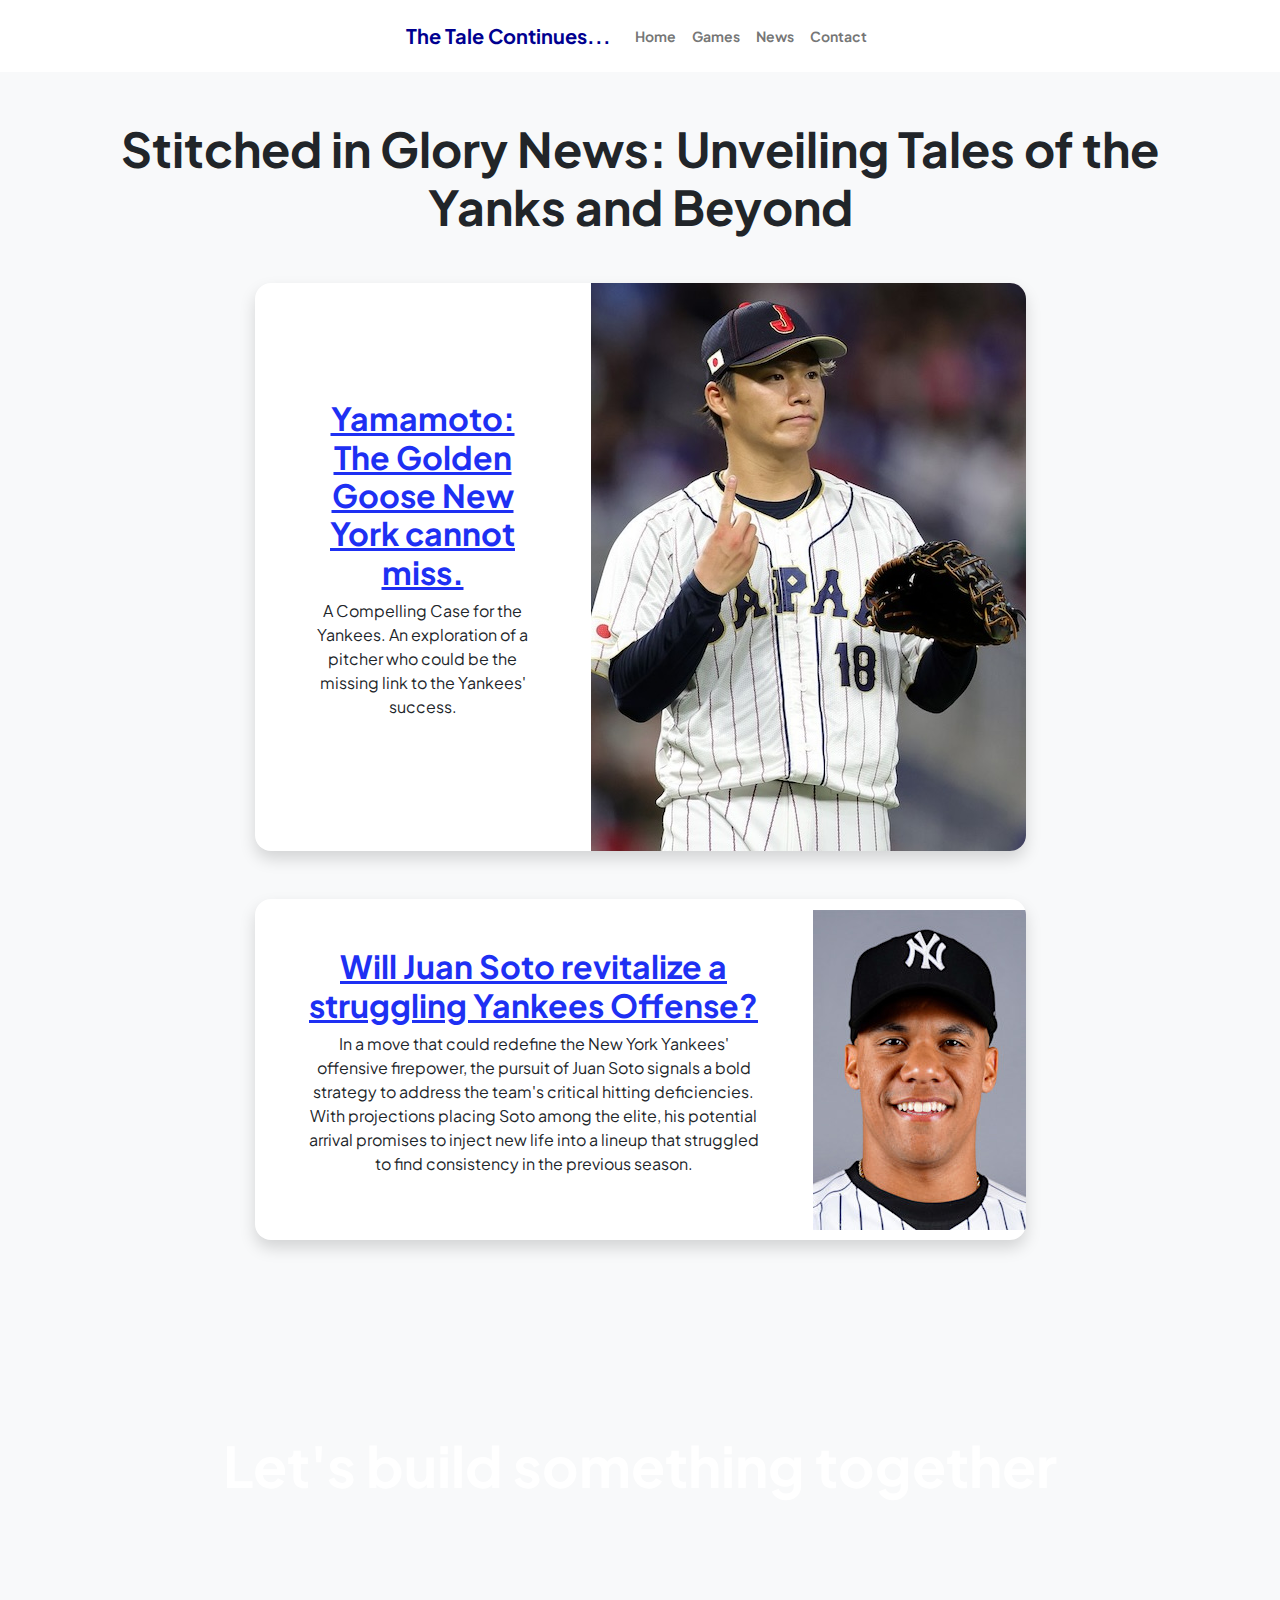
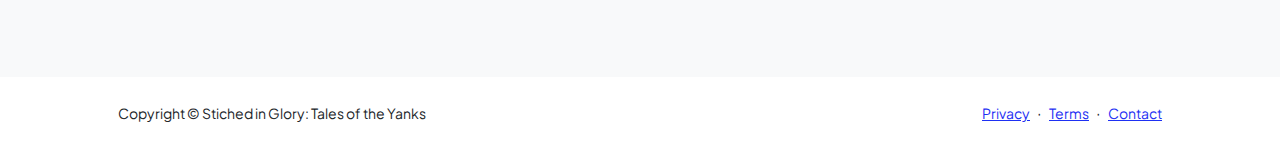
<file: root/news.html>
<!DOCTYPE html>
<html lang="en">
    <head>
        <meta charset="utf-8" />
        <meta name="viewport" content="width=device-width, initial-scale=1, shrink-to-fit=no" />
        <meta name="description" content="" />
        <meta name="author" content="" />
        <title>News</title>
        <!-- Favicon-->
        <link rel="icon" type="image/x-icon" href="assets/favicon.ico" />
        <!-- Custom Google font-->
        <link rel="preconnect" href="https://fonts.googleapis.com" />
        <link rel="preconnect" href="https://fonts.gstatic.com" crossorigin />
        <link href="https://fonts.googleapis.com/css2?family=Plus+Jakarta+Sans:wght@100;200;300;400;500;600;700;800;900&amp;display=swap" rel="stylesheet" />
        <!-- Bootstrap icons-->
        <link href="https://cdn.jsdelivr.net/npm/bootstrap-icons@1.8.1/font/bootstrap-icons.css" rel="stylesheet" />
        <!-- Core theme CSS (includes Bootstrap)-->
        <link href="css/styles.css" rel="stylesheet" />
    </head>
    <body class="d-flex flex-column h-100 bg-light">
        <main class="flex-shrink-0">
            <!-- Navigation-->
            <nav class="navbar navbar-expand-lg navbar-light bg-white py-3">
                <div class="container px-5">
                    <a class="navbar-brand" href="index.html"><span class="fw-bolder text-primary">The Tale Continues...</span></a>
                    <button class="navbar-toggler" type="button" data-bs-toggle="collapse" data-bs-target="#navbarSupportedContent" aria-controls="navbarSupportedContent" aria-expanded="false" aria-label="Toggle navigation"><span class="navbar-toggler-icon"></span></button>
                    <div class="collapse navbar-collapse" id="navbarSupportedContent">
                        <ul class="navbar-nav ms-auto mb-2 mb-lg-0 small fw-bolder">
                            <li class="nav-item"><a class="nav-link" href="index.html">Home</a></li>
                            <li class="nav-item"><a class="nav-link" href="games.html">Games</a></li>
                            <li class="nav-item"><a class="nav-link" href="news.html">News</a></li>
                            <li class="nav-item"><a class="nav-link" href="contact.html">Contact</a></li>
                        </ul>
                    </div>
                </div>
            </nav>
            <!-- Projects Section-->
            <section class="py-5">
                <div class="container px-5 mb-5">
                    <div class="text-center mb-5">
                        <h1 class="display-5 fw-bolder mb-0"><span class="text-gradient d-inline">Stitched in Glory News: Unveiling Tales of the Yanks and Beyond</span></h1>
                    </div>
                    <div class="row gx-5 justify-content-center">
                        <div class="col-lg-11 col-xl-9 col-xxl-8">
                            <!-- Project Card 1-->
                            <div class="card overflow-hidden shadow rounded-4 border-0 mb-5">
                                <div class="card-body p-0">
                                    <div class="d-flex align-items-center">
                                        <div class="p-5">
                                            <h2 class="fw-bolder"><a href="articleone.html">Yamamoto: The Golden Goose New York cannot miss.</a></h2>
                                            <p>A Compelling Case for the Yankees. An exploration of a pitcher who could be the missing link to the Yankees' success.</p>
                                        </div>
                                        <img class="img-fluid" src="assets/yamamoto.jpg" alt="The Pitcher Yoshinobu Yamamoto" />
                                    </div>
                                </div>
                            </div>
                            <!-- Project Card 2-->
                            <div class="card overflow-hidden shadow rounded-4 border-0">
                                <div class="card-body p-0">
                                    <div class="d-flex align-items-center">
                                        <div class="p-5">
                                            <h2 class="fw-bolder"><a href="articletwo.html">Will Juan Soto revitalize a struggling Yankees Offense?</a></h2>
                                            <p>In a move that could redefine the New York Yankees' offensive firepower, the pursuit of Juan Soto signals a bold strategy to address the team's critical hitting deficiencies. With projections placing Soto among the elite, his potential arrival promises to inject new life into a lineup that struggled to find consistency in the previous season. </p>
                                        </div>
                                        <img class="img-fluid" src="assets/juansoto.jpeg" />
                                    </div>
                                </div>
                            </div>
                        </div>
                    </div>
                </div>
            </section>
            <!-- Call to action section-->
            <section class="py-5 bg-gradient-primary-to-secondary text-white">
                <div class="container px-5 my-5">
                    <div class="text-center">
                        <h2 class="display-4 fw-bolder mb-4">Let's build something together</h2>
                        <a class="btn btn-outline-light btn-lg px-5 py-3 fs-6 fw-bolder" href="contact.html">Contact me</a>
                    </div>
                </div>
            </section>
        </main>
        <!-- Footer-->
        <footer class="bg-white py-4 mt-auto">
            <div class="container px-5">
                <div class="row align-items-center justify-content-between flex-column flex-sm-row">
                    <div class="col-auto"><div class="small m-0">Copyright &copy; Stiched in Glory: Tales of the Yanks</div></div>
                    <div class="col-auto">
                        <a class="small" href="#!">Privacy</a>
                        <span class="mx-1">&middot;</span>
                        <a class="small" href="#!">Terms</a>
                        <span class="mx-1">&middot;</span>
                        <a class="small" href="#!">Contact</a>
                    </div>
                </div>
            </div>
        </footer>
        <!-- Bootstrap core JS-->
        <script src="https://cdn.jsdelivr.net/npm/bootstrap@5.2.3/dist/js/bootstrap.bundle.min.js"></script>
        <!-- Core theme JS-->
        <script src="js/scripts.js"></script>
    </body>
</html>
</file>
<file: root/css/styles.css>
@charset "UTF-8";
:root {
  --bs-blue:var(--bs-accordion-active-color)
  --bs-indigo: #6610f2;
  --bs-purple: #6f42c1;
  --bs-pink: #e21e80;
  --bs-red: #dc3545;
  --bs-orange: #fd7e14;
  --bs-yellow: #ffc107;
  --bs-green: #198754;
  --bs-teal: #20c997;
  --bs-cyan: #0dcaf0;
  --bs-black: #000;
  --bs-white: #fff;
  --bs-gray: #6c757d;
  --bs-gray-dark: #343a40;
  --bs-gray-100: #f8f9fa;
  --bs-gray-200: #e9ecef;
  --bs-gray-300: #dee2e6;
  --bs-gray-400: #ced4da;
  --bs-gray-500: #adb5bd;
  --bs-gray-600: #6c757d;
  --bs-gray-700: #495057;
  --bs-gray-800: #343a40;
  --bs-gray-900: #212529;
  --bs-primary: #1e30f3;
  --bs-secondary: #e21e80;
  --bs-success: #198754;
  --bs-info: #0dcaf0;
  --bs-warning: #ffc107;
  --bs-danger: #dc3545;
  --bs-light: #f8f9fa;
  --bs-dark: #212529;
  --bs-primary-rgb: 30, 48, 243;
  --bs-secondary-rgb: 226, 30, 128;
  --bs-success-rgb: 25, 135, 84;
  --bs-info-rgb: 13, 202, 240;
  --bs-warning-rgb: 255, 193, 7;
  --bs-danger-rgb: 220, 53, 69;
  --bs-light-rgb: 248, 249, 250;
  --bs-dark-rgb: 33, 37, 41;
  --bs-white-rgb: 255, 255, 255;
  --bs-black-rgb: 0, 0, 0;
  --bs-body-color-rgb: 33, 37, 41;
  --bs-body-bg-rgb: 255, 255, 255;
  --bs-font-sans-serif: "Plus Jakarta Sans";
  --bs-font-monospace: SFMono-Regular, Menlo, Monaco, Consolas, "Liberation Mono", "Courier New", monospace;
  --bs-gradient: linear-gradient(180deg, rgba(255, 255, 255, 0.15), rgba(255, 255, 255, 0));
  --bs-body-font-family: var(--bs-font-sans-serif);
  --bs-body-font-size: 1rem;
  --bs-body-font-weight: 400;
  --bs-body-line-height: 1.5;
  --bs-body-color: #212529;
  --bs-body-bg: #fff;
  --bs-border-width: 1px;
  --bs-border-style: solid;
  --bs-border-color: #dee2e6;
  --bs-border-color-translucent: rgba(0, 0, 0, 0.175);
  --bs-border-radius: 0.375rem;
  --bs-border-radius-sm: 0.25rem;
  --bs-border-radius-lg: 0.5rem;
  --bs-border-radius-xl: 1rem;
  --bs-border-radius-2xl: 2rem;
  --bs-border-radius-pill: 50rem;
  --bs-link-color: #1e30f3;
  --bs-link-hover-color: #1826c2;
  --bs-code-color: #e21e80;
  --bs-highlight-bg: #fff3cd;
}

*,
*::before,
*::after {
  box-sizing: border-box;
}

@media (prefers-reduced-motion: no-preference) {
  :root {
    scroll-behavior: smooth;
  }
}

body {
  margin: 0;
  font-family: var(--bs-body-font-family);
  font-size: var(--bs-body-font-size);
  font-weight: var(--bs-body-font-weight);
  line-height: var(--bs-body-line-height);
  color: var(--bs-body-color);
  text-align: var(--bs-body-text-align);
  background-color: var(--bs-body-bg);
  -webkit-text-size-adjust: 100%;
  -webkit-tap-highlight-color: rgba(0, 0, 0, 0);
}

hr {
  margin: 1rem 0;
  color: inherit;
  border: 0;
  border-top: 1px solid;
  opacity: 0.25;
}

h6, .h6, h5, .h5, h4, .h4, h3, .h3, h2, .h2, h1, .h1 {
  margin-top: 0;
  margin-bottom: 0.5rem;
  font-weight: 500;
  line-height: 1.2;
}

h1, .h1 {
  font-size: calc(1.375rem + 1.5vw);
}
@media (min-width: 1200px) {
  h1, .h1 {
    font-size: 2.5rem;
  }
}

h2, .h2 {
  font-size: calc(1.325rem + 0.9vw);
}
@media (min-width: 1200px) {
  h2, .h2 {
    font-size: 2rem;
  }
}

h3, .h3 {
  font-size: calc(1.3rem + 0.6vw);
}
@media (min-width: 1200px) {
  h3, .h3 {
    font-size: 1.75rem;
  }
}

h4, .h4 {
  font-size: calc(1.275rem + 0.3vw);
}
@media (min-width: 1200px) {
  h4, .h4 {
    font-size: 1.5rem;
  }
}

h5, .h5 {
  font-size: 1.25rem;
}

h6, .h6 {
  font-size: 1rem;
}

p {
  margin-top: 0;
  margin-bottom: 1rem;
}

abbr[title] {
  -webkit-text-decoration: underline dotted;
          text-decoration: underline dotted;
  cursor: help;
  -webkit-text-decoration-skip-ink: none;
          text-decoration-skip-ink: none;
}

address {
  margin-bottom: 1rem;
  font-style: normal;
  line-height: inherit;
}

ol,
ul {
  padding-left: 2rem;
}

ol,
ul,
dl {
  margin-top: 0;
  margin-bottom: 1rem;
}

ol ol,
ul ul,
ol ul,
ul ol {
  margin-bottom: 0;
}

dt {
  font-weight: 700;
}

dd {
  margin-bottom: 0.5rem;
  margin-left: 0;
}

blockquote {
  margin: 0 0 1rem;
}

b,
strong {
  font-weight: bolder;
}

small, .small {
  font-size: 0.875em;
}

mark, .mark {
  padding: 0.1875em;
  background-color: var(--bs-highlight-bg);
}

sub,
sup {
  position: relative;
  font-size: 0.75em;
  line-height: 0;
  vertical-align: baseline;
}

sub {
  bottom: -0.25em;
}

sup {
  top: -0.5em;
}

a {
  color: var(--bs-link-color);
  text-decoration: underline;
}
a:hover {
  color: var(--bs-link-hover-color);
}

a:not([href]):not([class]), a:not([href]):not([class]):hover {
  color: inherit;
  text-decoration: none;
}

pre,
code,
kbd,
samp {
  font-family: var(--bs-font-monospace);
  font-size: 1em;
}

pre {
  display: block;
  margin-top: 0;
  margin-bottom: 1rem;
  overflow: auto;
  font-size: 0.875em;
}
pre code {
  font-size: inherit;
  color: inherit;
  word-break: normal;
}

code {
  font-size: 0.875em;
  color: var(--bs-code-color);
  word-wrap: break-word;
}
a > code {
  color: inherit;
}

kbd {
  padding: 0.1875rem 0.375rem;
  font-size: 0.875em;
  color: var(--bs-body-bg);
  background-color: var(--bs-body-color);
  border-radius: 0.25rem;
}
kbd kbd {
  padding: 0;
  font-size: 1em;
}

figure {
  margin: 0 0 1rem;
}

img,
svg {
  vertical-align: middle;
}

table {
  caption-side: bottom;
  border-collapse: collapse;
}

caption {
  padding-top: 0.5rem;
  padding-bottom: 0.5rem;
  color:#000000;
  text-align: left;
  font-weight: bold;
}

th {
  text-align: inherit;
  text-align: -webkit-match-parent;
}

thead,
tbody,
tfoot,
tr,
td,
th {
  border-color:#000000;
  border-style: solid;
  border-width: 1px;
  padding: 1px;
  border-style:double;
}

label {
  display: inline-block;
}

button {
  border-radius: 0;
}

button:focus:not(:focus-visible) {
  outline: 0;
}

input,
button,
select,
optgroup,
textarea {
  margin: 0;
  font-family: inherit;
  font-size: inherit;
  line-height: inherit;
}

button,
select {
  text-transform: none;
}

[role=button] {
  cursor: pointer;
}

select {
  word-wrap: normal;
}
select:disabled {
  opacity: 1;
}

[list]:not([type=date]):not([type=datetime-local]):not([type=month]):not([type=week]):not([type=time])::-webkit-calendar-picker-indicator {
  display: none !important;
}


button:not(:disabled),
[type=button]:not(:disabled),
[type=reset]:not(:disabled),
[type=submit]:not(:disabled) {
  cursor: pointer;
}

::-moz-focus-inner {
  padding: 0;
  border-style: none;
}

textarea {
  resize: vertical;
}

fieldset {
  min-width: 0;
  padding: 0;
  margin: 0;
  border: 0;
}

legend {
  float: left;
  width: 100%;
  padding: 0;
  margin-bottom: 0.5rem;
  font-size: calc(1.275rem + 0.3vw);
  line-height: inherit;
}
@media (min-width: 1200px) {
  legend {
    font-size: 1.5rem;
  }
}
legend + * {
  clear: left;
}

::-webkit-datetime-edit-fields-wrapper,
::-webkit-datetime-edit-text,
::-webkit-datetime-edit-minute,
::-webkit-datetime-edit-hour-field,
::-webkit-datetime-edit-day-field,
::-webkit-datetime-edit-month-field,
::-webkit-datetime-edit-year-field {
  padding: 0;
}

::-webkit-inner-spin-button {
  height: auto;
}

[type=search] {
  outline-offset: -2px;
}

/* rtl:raw:
[type="tel"],
[type="url"],
[type="email"],
[type="number"] {
  direction: ltr;
}
*/
::-webkit-search-decoration {
  -webkit-appearance: none;
}

::-webkit-color-swatch-wrapper {
  padding: 0;
}

::file-selector-button {
  font: inherit;
}

output {
  display: inline-block;
}

iframe {
  border: 0;
}

summary {
  display: list-item;
  cursor: pointer;
}

progress {
  vertical-align: baseline;
}

[hidden] {
  display: none !important;
}

.lead {
  font-size: 1.25rem;
  font-weight: 300;
}

.display-1 {
  font-size: calc(1.625rem + 4.5vw);
  font-weight: 300;
  line-height: 1.2;
}
@media (min-width: 1200px) {
  .display-1 {
    font-size: 5rem;
  }
}

.display-2 {
  font-size: calc(1.575rem + 3.9vw);
  font-weight: 300;
  line-height: 1.2;
}
@media (min-width: 1200px) {
  .display-2 {
    font-size: 4.5rem;
  }
}

.display-3 {
  font-size: calc(1.525rem + 3.3vw);
  font-weight: 300;
  line-height: 1.2;
  
}

@media (min-width: 1200px) {
  .display-3 {
    font-size: 4rem;
  }
}

.display-4 {
  font-size: calc(1.475rem + 2.7vw);
  font-weight: 300;
  line-height: 1.2;
}
@media (min-width: 1200px) {
  .display-4 {
    font-size: 3.5rem;
  }
}

.display-5 {
  font-size: calc(1.425rem + 2.1vw);
  font-weight: 300;
  line-height: 1.2;
}
@media (min-width: 1200px) {
  .display-5 {
    font-size: 3rem;
  }
}

.display-6 {
  font-size: calc(1.375rem + 1.5vw);
  font-weight: 300;
  line-height: 1.2;
}
@media (min-width: 1200px) {
  .display-6 {
    font-size: 2.5rem;
  }
}

.list-unstyled {
  padding-left: 0;
  list-style: none;
}

.list-inline {
  padding-left: 0;
  list-style: none;
}

.list-inline-item {
  display: inline-block;
}
.list-inline-item:not(:last-child) {
  margin-right: 0.5rem;
}

.initialism {
  font-size: 0.875em;
  text-transform: uppercase;
}

.blockquote {
  margin-bottom: 1rem;
  font-size: 1.25rem;
}
.blockquote > :last-child {
  margin-bottom: 0;
}

.blockquote-footer {
  margin-top: -1rem;
  margin-bottom: 1rem;
  font-size: 0.875em;
  color: #6c757d;
}
.blockquote-footer::before {
  content: "— ";
}

.img-fluid {
  max-width: 100%;
  height: auto;
}

.img-thumbnail {
  padding: 0.25rem;
  background-color: #fff;
  border: 1px solid var(--bs-border-color);
  border-radius: 0.375rem;
  max-width: 100%;
  height: auto;
}

.figure {
  display: inline-block;
}

.figure-img {
  margin-bottom: 0.5rem;
  line-height: 1;
}

.figure-caption {
  font-size: 0.875em;
  color: #6c757d;
}

.container,
.container-fluid,
.container-xxl,
.container-xl,
.container-lg,
.container-md,
.container-sm {
  --bs-gutter-x: 1.5rem;
  --bs-gutter-y: 0;
  width:auto;
  padding-right: calc(var(--bs-gutter-x) * 0.5);
  padding-left: calc(var(--bs-gutter-x) * 0.5);
  margin:auto
  

  
}

@media (min-width: 576px) {
  .container-sm, .container {
    max-width: 540px;
  }
}
@media (min-width: 768px) {
  .container-md, .container-sm, .container {
    max-width: 720px;
  }
}
@media (min-width: 992px) {
  .container-lg, .container-md, .container-sm, .container {
    max-width: 960px;
  }
}
@media (min-width: 1200px) {
  .container-xl, .container-lg, .container-md, .container-sm, .container {
    max-width: 1140px;
  }
}
@media (min-width: 1400px) {
  .container-xxl, .container-xl, .container-lg, .container-md, .container-sm, .container {
    max-width: 1320px;
  }
}
.row {
  --bs-gutter-x: 1.5rem;
  --bs-gutter-y: 0;
  display:flex;
  flex-wrap: wrap;
  margin-top: calc(-1 * var(--bs-gutter-y));
  margin-right: calc(-0.5 * var(--bs-gutter-x));
  margin-left: calc(-0.5 * var(--bs-gutter-x));
}
.row > * {
  flex-shrink: 0;
  width: 100%;
  max-width: 100%;
  padding-right: calc(var(--bs-gutter-x) * 0.5);
  padding-left: calc(var(--bs-gutter-x) * 0.5);
  margin-top: var(--bs-gutter-y);
}

.col {
  flex: 1 0 0%;
}

.row-cols-auto > * {
  flex: 0 0 auto;
  width: auto;
}

.row-cols-1 > * {
  flex: 0 0 auto;
  width: 100%;
}

.row-cols-2 > * {
  flex: 0 0 auto;
  width: 50%;
}

.row-cols-3 > * {
  flex: 0 0 auto;
  width: 33.3333333333%;
}

.row-cols-4 > * {
  flex: 0 0 auto;
  width: 25%;
}

.row-cols-5 > * {
  flex: 0 0 auto;
  width: 20%;
}

.row-cols-6 > * {
  flex: 0 0 auto;
  width: 16.6666666667%;
}

.col-auto {
  flex: 0 0 auto;
  width: auto;
}

.col-1 {
  flex: 0 0 auto;
  width: 8.33333333%;
}

.col-2 {
  flex: 0 0 auto;
  width: 16.66666667%;
}

.col-3 {
  flex: 0 0 auto;
  width: 25%;
}

.col-4 {
  flex: 0 0 auto;
  width: 33.33333333%;
}

.col-5 {
  flex: 0 0 auto;
  width: 41.66666667%;
}

.col-6 {
  flex: 0 0 auto;
  width: 50%;
}

.col-7 {
  flex: 0 0 auto;
  width: 58.33333333%;
}

.col-8 {
  flex: 0 0 auto;
  width: 66.66666667%;
}

.col-9 {
  flex: 0 0 auto;
  width: 75%;
}

.col-10 {
  flex: 0 0 auto;
  width: 83.33333333%;
}

.col-11 {
  flex: 0 0 auto;
  width: 91.66666667%;
}

.col-12 {
  flex: 0 0 auto;
  width: 100%;
}

.offset-1 {
  margin-left: 8.33333333%;
}

.offset-2 {
  margin-left: 16.66666667%;
}

.offset-3 {
  margin-left: 25%;
}

.offset-4 {
  margin-left: 33.33333333%;
}

.offset-5 {
  margin-left: 41.66666667%;
}

.offset-6 {
  margin-left: 50%;
}

.offset-7 {
  margin-left: 58.33333333%;
}

.offset-8 {
  margin-left: 66.66666667%;
}

.offset-9 {
  margin-left: 75%;
}

.offset-10 {
  margin-left: 83.33333333%;
}

.offset-11 {
  margin-left: 91.66666667%;
}

.g-0,
.gx-0 {
  --bs-gutter-x: 0;
}

.g-0,
.gy-0 {
  --bs-gutter-y: 0;
}

.g-1,
.gx-1 {
  --bs-gutter-x: 0.25rem;
}

.g-1,
.gy-1 {
  --bs-gutter-y: 0.25rem;
}

.g-2,
.gx-2 {
  --bs-gutter-x: 0.5rem;
}

.g-2,
.gy-2 {
  --bs-gutter-y: 0.5rem;
}

.g-3,
.gx-3 {
  --bs-gutter-x: 1rem;
}

.g-3,
.gy-3 {
  --bs-gutter-y: 1rem;
}

.g-4,
.gx-4 {
  --bs-gutter-x: 1.5rem;
}

.g-4,
.gy-4 {
  --bs-gutter-y: 1.5rem;
}

.g-5,
.gx-5 {
  --bs-gutter-x: 3rem;
}

.g-5,
.gy-5 {
  --bs-gutter-y: 3rem;
}

@media (min-width: 576px) {
  .col-sm {
    flex: 1 0 0%;
  }
  .row-cols-sm-auto > * {
    flex: 0 0 auto;
    width: auto;
  }
  .row-cols-sm-1 > * {
    flex: 0 0 auto;
    width: 100%;
  }
  .row-cols-sm-2 > * {
    flex: 0 0 auto;
    width: 50%;
  }
  .row-cols-sm-3 > * {
    flex: 0 0 auto;
    width: 33.3333333333%;
  }
  .row-cols-sm-4 > * {
    flex: 0 0 auto;
    width: 25%;
  }
  .row-cols-sm-5 > * {
    flex: 0 0 auto;
    width: 20%;
  }
  .row-cols-sm-6 > * {
    flex: 0 0 auto;
    width: 16.6666666667%;
  }
  .col-sm-auto {
    flex: 0 0 auto;
    width: auto;
  }
  .col-sm-1 {
    flex: 0 0 auto;
    width: 8.33333333%;
  }
  .col-sm-2 {
    flex: 0 0 auto;
    width: 16.66666667%;
  }
  .col-sm-3 {
    flex: 0 0 auto;
    width: 25%;
  }
  .col-sm-4 {
    flex: 0 0 auto;
    width: 33.33333333%;
  }
  .col-sm-5 {
    flex: 0 0 auto;
    width: 41.66666667%;
  }
  .col-sm-6 {
    flex: 0 0 auto;
    width: 50%;
  }
  .col-sm-7 {
    flex: 0 0 auto;
    width: 58.33333333%;
  }
  .col-sm-8 {
    flex: 0 0 auto;
    width: 66.66666667%;
  }
  .col-sm-9 {
    flex: 0 0 auto;
    width: 75%;
  }
  .col-sm-10 {
    flex: 0 0 auto;
    width: 83.33333333%;
  }
  .col-sm-11 {
    flex: 0 0 auto;
    width: 91.66666667%;
  }
  .col-sm-12 {
    flex: 0 0 auto;
    width: 100%;
  }
  .offset-sm-0 {
    margin-left: 0;
  }
  .offset-sm-1 {
    margin-left: 8.33333333%;
  }
  .offset-sm-2 {
    margin-left: 16.66666667%;
  }
  .offset-sm-3 {
    margin-left: 25%;
  }
  .offset-sm-4 {
    margin-left: 33.33333333%;
  }
  .offset-sm-5 {
    margin-left: 41.66666667%;
  }
  .offset-sm-6 {
    margin-left: 50%;
  }
  .offset-sm-7 {
    margin-left: 58.33333333%;
  }
  .offset-sm-8 {
    margin-left: 66.66666667%;
  }
  .offset-sm-9 {
    margin-left: 75%;
  }
  .offset-sm-10 {
    margin-left: 83.33333333%;
  }
  .offset-sm-11 {
    margin-left: 91.66666667%;
  }
  .g-sm-0,
  .gx-sm-0 {
    --bs-gutter-x: 0;
  }
  .g-sm-0,
  .gy-sm-0 {
    --bs-gutter-y: 0;
  }
  .g-sm-1,
  .gx-sm-1 {
    --bs-gutter-x: 0.25rem;
  }
  .g-sm-1,
  .gy-sm-1 {
    --bs-gutter-y: 0.25rem;
  }
  .g-sm-2,
  .gx-sm-2 {
    --bs-gutter-x: 0.5rem;
  }
  .g-sm-2,
  .gy-sm-2 {
    --bs-gutter-y: 0.5rem;
  }
  .g-sm-3,
  .gx-sm-3 {
    --bs-gutter-x: 1rem;
  }
  .g-sm-3,
  .gy-sm-3 {
    --bs-gutter-y: 1rem;
  }
  .g-sm-4,
  .gx-sm-4 {
    --bs-gutter-x: 1.5rem;
  }
  .g-sm-4,
  .gy-sm-4 {
    --bs-gutter-y: 1.5rem;
  }
  .g-sm-5,
  .gx-sm-5 {
    --bs-gutter-x: 3rem;
  }
  .g-sm-5,
  .gy-sm-5 {
    --bs-gutter-y: 3rem;
  }
}
@media (min-width: 768px) {
  .col-md {
    flex: 1 0 0%;
  }
  .row-cols-md-auto > * {
    flex: 0 0 auto;
    width: auto;
  }
  .row-cols-md-1 > * {
    flex: 0 0 auto;
    width: 100%;
  }
  .row-cols-md-2 > * {
    flex: 0 0 auto;
    width: 50%;
  }
  .row-cols-md-3 > * {
    flex: 0 0 auto;
    width: 33.3333333333%;
  }
  .row-cols-md-4 > * {
    flex: 0 0 auto;
    width: 25%;
  }
  .row-cols-md-5 > * {
    flex: 0 0 auto;
    width: 20%;
  }
  .row-cols-md-6 > * {
    flex: 0 0 auto;
    width: 16.6666666667%;
  }
  .col-md-auto {
    flex: 0 0 auto;
    width: auto;
  }
  .col-md-1 {
    flex: 0 0 auto;
    width: 8.33333333%;
  }
  .col-md-2 {
    flex: 0 0 auto;
    width: 16.66666667%;
  }
  .col-md-3 {
    flex: 0 0 auto;
    width: 25%;
  }
  .col-md-4 {
    flex: 0 0 auto;
    width: 33.33333333%;
  }
  .col-md-5 {
    flex: 0 0 auto;
    width: 41.66666667%;
  }
  .col-md-6 {
    flex: 0 0 auto;
    width: 50%;
  }
  .col-md-7 {
    flex: 0 0 auto;
    width: 58.33333333%;
  }
  .col-md-8 {
    flex: 0 0 auto;
    width: 66.66666667%;
  }
  .col-md-9 {
    flex: 0 0 auto;
    width: 75%;
  }
  .col-md-10 {
    flex: 0 0 auto;
    width: 83.33333333%;
  }
  .col-md-11 {
    flex: 0 0 auto;
    width: 91.66666667%;
  }
  .col-md-12 {
    flex: 0 0 auto;
    width: 100%;
  }
  .offset-md-0 {
    margin-left: 0;
  }
  .offset-md-1 {
    margin-left: 8.33333333%;
  }
  .offset-md-2 {
    margin-left: 16.66666667%;
  }
  .offset-md-3 {
    margin-left: 25%;
  }
  .offset-md-4 {
    margin-left: 33.33333333%;
  }
  .offset-md-5 {
    margin-left: 41.66666667%;
  }
  .offset-md-6 {
    margin-left: 50%;
  }
  .offset-md-7 {
    margin-left: 58.33333333%;
  }
  .offset-md-8 {
    margin-left: 66.66666667%;
  }
  .offset-md-9 {
    margin-left: 75%;
  }
  .offset-md-10 {
    margin-left: 83.33333333%;
  }
  .offset-md-11 {
    margin-left: 91.66666667%;
  }
  .g-md-0,
  .gx-md-0 {
    --bs-gutter-x: 0;
  }
  .g-md-0,
  .gy-md-0 {
    --bs-gutter-y: 0;
  }
  .g-md-1,
  .gx-md-1 {
    --bs-gutter-x: 0.25rem;
  }
  .g-md-1,
  .gy-md-1 {
    --bs-gutter-y: 0.25rem;
  }
  .g-md-2,
  .gx-md-2 {
    --bs-gutter-x: 0.5rem;
  }
  .g-md-2,
  .gy-md-2 {
    --bs-gutter-y: 0.5rem;
  }
  .g-md-3,
  .gx-md-3 {
    --bs-gutter-x: 1rem;
  }
  .g-md-3,
  .gy-md-3 {
    --bs-gutter-y: 1rem;
  }
  .g-md-4,
  .gx-md-4 {
    --bs-gutter-x: 1.5rem;
  }
  .g-md-4,
  .gy-md-4 {
    --bs-gutter-y: 1.5rem;
  }
  .g-md-5,
  .gx-md-5 {
    --bs-gutter-x: 3rem;
  }
  .g-md-5,
  .gy-md-5 {
    --bs-gutter-y: 3rem;
  }
}
@media (min-width: 992px) {
  .col-lg {
    flex: 1 0 0%;
  }
  .row-cols-lg-auto > * {
    flex: 0 0 auto;
    width: auto;
  }
  .row-cols-lg-1 > * {
    flex: 0 0 auto;
    width: 100%;
  }
  .row-cols-lg-2 > * {
    flex: 0 0 auto;
    width: 50%;
  }
  .row-cols-lg-3 > * {
    flex: 0 0 auto;
    width: 33.3333333333%;
  }
  .row-cols-lg-4 > * {
    flex: 0 0 auto;
    width: 25%;
  }
  .row-cols-lg-5 > * {
    flex: 0 0 auto;
    width: 20%;
  }
  .row-cols-lg-6 > * {
    flex: 0 0 auto;
    width: 16.6666666667%;
  }
  .col-lg-auto {
    flex: 0 0 auto;
    width: auto;
  }
  .col-lg-1 {
    flex: 0 0 auto;
    width: 8.33333333%;
  }
  .col-lg-2 {
    flex: 0 0 auto;
    width: 16.66666667%;
  }
  .col-lg-3 {
    flex: 0 0 auto;
    width: 25%;
  }
  .col-lg-4 {
    flex: 0 0 auto;
    width: 33.33333333%;
  }
  .col-lg-5 {
    flex: 0 0 auto;
    width: 41.66666667%;
  }
  .col-lg-6 {
    flex: 0 0 auto;
    width: 50%;
  }
  .col-lg-7 {
    flex: 0 0 auto;
    width: 58.33333333%;
  }
  .col-lg-8 {
    flex: 0 0 auto;
    width: 66.66666667%;
  }
  .col-lg-9 {
    flex: 0 0 auto;
    width: 75%;
  }
  .col-lg-10 {
    flex: 0 0 auto;
    width: 83.33333333%;
  }
  .col-lg-11 {
    flex: 0 0 auto;
    width: 91.66666667%;
  }
  .col-lg-12 {
    flex: 0 0 auto;
    width: 100%;
  }
  .offset-lg-0 {
    margin-left: 0;
  }
  .offset-lg-1 {
    margin-left: 8.33333333%;
  }
  .offset-lg-2 {
    margin-left: 16.66666667%;
  }
  .offset-lg-3 {
    margin-left: 25%;
  }
  .offset-lg-4 {
    margin-left: 33.33333333%;
  }
  .offset-lg-5 {
    margin-left: 41.66666667%;
  }
  .offset-lg-6 {
    margin-left: 50%;
  }
  .offset-lg-7 {
    margin-left: 58.33333333%;
  }
  .offset-lg-8 {
    margin-left: 66.66666667%;
  }
  .offset-lg-9 {
    margin-left: 75%;
  }
  .offset-lg-10 {
    margin-left: 83.33333333%;
  }
  .offset-lg-11 {
    margin-left: 91.66666667%;
  }
  .g-lg-0,
  .gx-lg-0 {
    --bs-gutter-x: 0;
  }
  .g-lg-0,
  .gy-lg-0 {
    --bs-gutter-y: 0;
  }
  .g-lg-1,
  .gx-lg-1 {
    --bs-gutter-x: 0.25rem;
  }
  .g-lg-1,
  .gy-lg-1 {
    --bs-gutter-y: 0.25rem;
  }
  .g-lg-2,
  .gx-lg-2 {
    --bs-gutter-x: 0.5rem;
  }
  .g-lg-2,
  .gy-lg-2 {
    --bs-gutter-y: 0.5rem;
  }
  .g-lg-3,
  .gx-lg-3 {
    --bs-gutter-x: 1rem;
  }
  .g-lg-3,
  .gy-lg-3 {
    --bs-gutter-y: 1rem;
  }
  .g-lg-4,
  .gx-lg-4 {
    --bs-gutter-x: 1.5rem;
  }
  .g-lg-4,
  .gy-lg-4 {
    --bs-gutter-y: 1.5rem;
  }
  .g-lg-5,
  .gx-lg-5 {
    --bs-gutter-x: 3rem;
  }
  .g-lg-5,
  .gy-lg-5 {
    --bs-gutter-y: 3rem;
  }
}
@media (min-width: 1200px) {
  .col-xl {
    flex: 1 0 0%;
  }
  .row-cols-xl-auto > * {
    flex: 0 0 auto;
    width: auto;
  }
  .row-cols-xl-1 > * {
    flex: 0 0 auto;
    width: 100%;
  }
  .row-cols-xl-2 > * {
    flex: 0 0 auto;
    width: 50%;
  }
  .row-cols-xl-3 > * {
    flex: 0 0 auto;
    width: 33.3333333333%;
  }
  .row-cols-xl-4 > * {
    flex: 0 0 auto;
    width: 25%;
  }
  .row-cols-xl-5 > * {
    flex: 0 0 auto;
    width: 20%;
  }
  .row-cols-xl-6 > * {
    flex: 0 0 auto;
    width: 16.6666666667%;
  }
  .col-xl-auto {
    flex: 0 0 auto;
    width: auto;
  }
  .col-xl-1 {
    flex: 0 0 auto;
    width: 8.33333333%;
  }
  .col-xl-2 {
    flex: 0 0 auto;
    width: 16.66666667%;
  }
  .col-xl-3 {
    flex: 0 0 auto;
    width: 25%;
  }
  .col-xl-4 {
    flex: 0 0 auto;
    width: 33.33333333%;
  }
  .col-xl-5 {
    flex: 0 0 auto;
    width: 41.66666667%;
  }
  .col-xl-6 {
    flex: 0 0 auto;
    width: 50%;
  }
  .col-xl-7 {
    flex: 0 0 auto;
    width: 58.33333333%;
  }
  .col-xl-8 {
    flex: 0 0 auto;
    width: 66.66666667%;
  }
  .col-xl-9 {
    flex: 0 0 auto;
    width: 75%;
  }
  .col-xl-10 {
    flex: 0 0 auto;
    width: 83.33333333%;
  }
  .col-xl-11 {
    flex: 0 0 auto;
    width: 91.66666667%;
  }
  .col-xl-12 {
    flex: 0 0 auto;
    width: 100%;
  }
  .offset-xl-0 {
    margin-left: 0;
  }
  .offset-xl-1 {
    margin-left: 8.33333333%;
  }
  .offset-xl-2 {
    margin-left: 16.66666667%;
  }
  .offset-xl-3 {
    margin-left: 25%;
  }
  .offset-xl-4 {
    margin-left: 33.33333333%;
  }
  .offset-xl-5 {
    margin-left: 41.66666667%;
  }
  .offset-xl-6 {
    margin-left: 50%;
  }
  .offset-xl-7 {
    margin-left: 58.33333333%;
  }
  .offset-xl-8 {
    margin-left: 66.66666667%;
  }
  .offset-xl-9 {
    margin-left: 75%;
  }
  .offset-xl-10 {
    margin-left: 83.33333333%;
  }
  .offset-xl-11 {
    margin-left: 91.66666667%;
  }
  .g-xl-0,
  .gx-xl-0 {
    --bs-gutter-x: 0;
  }
  .g-xl-0,
  .gy-xl-0 {
    --bs-gutter-y: 0;
  }
  .g-xl-1,
  .gx-xl-1 {
    --bs-gutter-x: 0.25rem;
  }
  .g-xl-1,
  .gy-xl-1 {
    --bs-gutter-y: 0.25rem;
  }
  .g-xl-2,
  .gx-xl-2 {
    --bs-gutter-x: 0.5rem;
  }
  .g-xl-2,
  .gy-xl-2 {
    --bs-gutter-y: 0.5rem;
  }
  .g-xl-3,
  .gx-xl-3 {
    --bs-gutter-x: 1rem;
  }
  .g-xl-3,
  .gy-xl-3 {
    --bs-gutter-y: 1rem;
  }
  .g-xl-4,
  .gx-xl-4 {
    --bs-gutter-x: 1.5rem;
  }
  .g-xl-4,
  .gy-xl-4 {
    --bs-gutter-y: 1.5rem;
  }
  .g-xl-5,
  .gx-xl-5 {
    --bs-gutter-x: 3rem;
  }
  .g-xl-5,
  .gy-xl-5 {
    --bs-gutter-y: 3rem;
  }
}
@media (min-width: 1400px) {
  .col-xxl {
    flex: 1 0 0%;
  }
  .row-cols-xxl-auto > * {
    flex: 0 0 auto;
    width: auto;
  }
  .row-cols-xxl-1 > * {
    flex: 0 0 auto;
    width: 100%;
  }
  .row-cols-xxl-2 > * {
    flex: 0 0 auto;
    width: 50%;
  }
  .row-cols-xxl-3 > * {
    flex: 0 0 auto;
    width: 33.3333333333%;
  }
  .row-cols-xxl-4 > * {
    flex: 0 0 auto;
    width: 25%;
  }
  .row-cols-xxl-5 > * {
    flex: 0 0 auto;
    width: 20%;
  }
  .row-cols-xxl-6 > * {
    flex: 0 0 auto;
    width: 16.6666666667%;
  }
  .col-xxl-auto {
    flex: 0 0 auto;
    width: auto;
  }
  .col-xxl-1 {
    flex: 0 0 auto;
    width: 8.33333333%;
  }
  .col-xxl-2 {
    flex: 0 0 auto;
    width: 16.66666667%;
  }
  .col-xxl-3 {
    flex: 0 0 auto;
    width: 25%;
  }
  .col-xxl-4 {
    flex: 0 0 auto;
    width: 33.33333333%;
  }
  .col-xxl-5 {
    flex: 0 0 auto;
    width: 41.66666667%;
  }
  .col-xxl-6 {
    flex: 0 0 auto;
    width: 50%;
  }
  .col-xxl-7 {
    flex: 0 0 auto;
    width: 58.33333333%;
  }
  .col-xxl-8 {
    flex: 0 0 auto;
    width: 66.66666667%;
  }
  .col-xxl-9 {
    flex: 0 0 auto;
    width: 75%;
  }
  .col-xxl-10 {
    flex: 0 0 auto;
    width: 83.33333333%;
  }
  .col-xxl-11 {
    flex: 0 0 auto;
    width: 91.66666667%;
  }
  .col-xxl-12 {
    flex: 0 0 auto;
    width: 100%;
  }
  .offset-xxl-0 {
    margin-left: 0;
  }
  .offset-xxl-1 {
    margin-left: 8.33333333%;
  }
  .offset-xxl-2 {
    margin-left: 16.66666667%;
  }
  .offset-xxl-3 {
    margin-left: 25%;
  }
  .offset-xxl-4 {
    margin-left: 33.33333333%;
  }
  .offset-xxl-5 {
    margin-left: 41.66666667%;
  }
  .offset-xxl-6 {
    margin-left: 50%;
  }
  .offset-xxl-7 {
    margin-left: 58.33333333%;
  }
  .offset-xxl-8 {
    margin-left: 66.66666667%;
  }
  .offset-xxl-9 {
    margin-left: 75%;
  }
  .offset-xxl-10 {
    margin-left: 83.33333333%;
  }
  .offset-xxl-11 {
    margin-left: 91.66666667%;
  }
  .g-xxl-0,
  .gx-xxl-0 {
    --bs-gutter-x: 0;
  }
  .g-xxl-0,
  .gy-xxl-0 {
    --bs-gutter-y: 0;
  }
  .g-xxl-1,
  .gx-xxl-1 {
    --bs-gutter-x: 0.25rem;
  }
  .g-xxl-1,
  .gy-xxl-1 {
    --bs-gutter-y: 0.25rem;
  }
  .g-xxl-2,
  .gx-xxl-2 {
    --bs-gutter-x: 0.5rem;
  }
  .g-xxl-2,
  .gy-xxl-2 {
    --bs-gutter-y: 0.5rem;
  }
  .g-xxl-3,
  .gx-xxl-3 {
    --bs-gutter-x: 1rem;
  }
  .g-xxl-3,
  .gy-xxl-3 {
    --bs-gutter-y: 1rem;
  }
  .g-xxl-4,
  .gx-xxl-4 {
    --bs-gutter-x: 1.5rem;
  }
  .g-xxl-4,
  .gy-xxl-4 {
    --bs-gutter-y: 1.5rem;
  }
  .g-xxl-5,
  .gx-xxl-5 {
    --bs-gutter-x: 3rem;
  }
  .g-xxl-5,
  .gy-xxl-5 {
    --bs-gutter-y: 3rem;
  }
}
.table {
  --bs-table-color: var(--bs-body-color);
  --bs-table-bg: transparent;
  --bs-table-border-color: var(--bs-border-color);
  --bs-table-accent-bg: transparent;
  --bs-table-striped-color: var(--bs-body-color);
  --bs-table-striped-bg: rgba(0, 0, 0, 0.05);
  --bs-table-active-color: var(--bs-body-color);
  --bs-table-active-bg: rgba(0, 0, 0, 0.1);
  --bs-table-hover-color: var(--bs-body-color);
  --bs-table-hover-bg: rgba(0, 0, 0, 0.075);
  width: 100%;
  margin-bottom: 1rem;
  color: var(--bs-table-color);
  vertical-align: top;
  border-color: var(--bs-table-border-color);
}
.table > :not(caption) > * > * {
  padding: 0.5rem 0.5rem;
  background-color: var(--bs-table-bg);
  border-bottom-width: 1px;
  box-shadow: inset 0 0 0 9999px var(--bs-table-accent-bg);
}
.table > tbody {
  vertical-align: inherit;
}
.table > thead {
  vertical-align: bottom;
}

.table-group-divider {
  border-top: 2px solid currentcolor;
}

.caption-top {
  caption-side: top;
}

.table-sm > :not(caption) > * > * {
  padding: 0.25rem 0.25rem;
}

.table-bordered > :not(caption) > * {
  border-width: 1px 0;
}
.table-bordered > :not(caption) > * > * {
  border-width: 0 1px;
}

.table-borderless > :not(caption) > * > * {
  border-bottom-width: 0;
}
.table-borderless > :not(:first-child) {
  border-top-width: 0;
}

.table-striped > tbody > tr:nth-of-type(odd) > * {
  --bs-table-accent-bg: var(--bs-table-striped-bg);
  color: var(--bs-table-striped-color);
}

.table-striped-columns > :not(caption) > tr > :nth-child(even) {
  --bs-table-accent-bg: var(--bs-table-striped-bg);
  color: var(--bs-table-striped-color);
}

.table-active {
  --bs-table-accent-bg: var(--bs-table-active-bg);
  color: var(--bs-table-active-color);
}

.table-hover > tbody > tr:hover > * {
  --bs-table-accent-bg: var(--bs-table-hover-bg);
  color: var(--bs-table-hover-color);
}

.table-primary {
  --bs-table-color: #000;
  --bs-table-bg: #d2d6fd;
  --bs-table-border-color: #bdc1e4;
  --bs-table-striped-bg: #c8cbf0;
  --bs-table-striped-color: #000;
  --bs-table-active-bg: #bdc1e4;
  --bs-table-active-color: #000;
  --bs-table-hover-bg: #c2c6ea;
  --bs-table-hover-color: #000;
  color: var(--bs-table-color);
  border-color: var(--bs-table-border-color);
}

.table-secondary {
  --bs-table-color: #000;
  --bs-table-bg: #f9d2e6;
  --bs-table-border-color: #e0bdcf;
  --bs-table-striped-bg: #edc8db;
  --bs-table-striped-color: #000;
  --bs-table-active-bg: #e0bdcf;
  --bs-table-active-color: #000;
  --bs-table-hover-bg: #e6c2d5;
  --bs-table-hover-color: #000;
  color: var(--bs-table-color);
  border-color: var(--bs-table-border-color);
}

.table-success {
  --bs-table-color: #000;
  --bs-table-bg: #d1e7dd;
  --bs-table-border-color: #bcd0c7;
  --bs-table-striped-bg: #c7dbd2;
  --bs-table-striped-color: #000;
  --bs-table-active-bg: #bcd0c7;
  --bs-table-active-color: #000;
  --bs-table-hover-bg: #c1d6cc;
  --bs-table-hover-color: #000;
  color: var(--bs-table-color);
  border-color: var(--bs-table-border-color);
}

.table-info {
  --bs-table-color: #000;
  --bs-table-bg: #cff4fc;
  --bs-table-border-color: #badce3;
  --bs-table-striped-bg: #c5e8ef;
  --bs-table-striped-color: #000;
  --bs-table-active-bg: #badce3;
  --bs-table-active-color: #000;
  --bs-table-hover-bg: #bfe2e9;
  --bs-table-hover-color: #000;
  color: var(--bs-table-color);
  border-color: var(--bs-table-border-color);
}

.table-warning {
  --bs-table-color: #000;
  --bs-table-bg: #fff3cd;
  --bs-table-border-color: #e6dbb9;
  --bs-table-striped-bg: #f2e7c3;
  --bs-table-striped-color: #000;
  --bs-table-active-bg: #e6dbb9;
  --bs-table-active-color: #000;
  --bs-table-hover-bg: #ece1be;
  --bs-table-hover-color: #000;
  color: var(--bs-table-color);
  border-color: var(--bs-table-border-color);
}

.table-danger {
  --bs-table-color: #000;
  --bs-table-bg: #f8d7da;
  --bs-table-border-color: #dfc2c4;
  --bs-table-striped-bg: #eccccf;
  --bs-table-striped-color: #000;
  --bs-table-active-bg: #dfc2c4;
  --bs-table-active-color: #000;
  --bs-table-hover-bg: #e5c7ca;
  --bs-table-hover-color: #000;
  color: var(--bs-table-color);
  border-color: var(--bs-table-border-color);
}

.table-light {
  --bs-table-color: #000;
  --bs-table-bg: #f8f9fa;
  --bs-table-border-color: #dfe0e1;
  --bs-table-striped-bg: #ecedee;
  --bs-table-striped-color: #000;
  --bs-table-active-bg: #dfe0e1;
  --bs-table-active-color: #000;
  --bs-table-hover-bg: #e5e6e7;
  --bs-table-hover-color: #000;
  color: var(--bs-table-color);
  border-color: var(--bs-table-border-color);
}

.table-dark {
  --bs-table-color: #fff;
  --bs-table-bg: #212529;
  --bs-table-border-color: #373b3e;
  --bs-table-striped-bg: #2c3034;
  --bs-table-striped-color: #fff;
  --bs-table-active-bg: #373b3e;
  --bs-table-active-color: #fff;
  --bs-table-hover-bg: #323539;
  --bs-table-hover-color: #fff;
  color: var(--bs-table-color);
  border-color: var(--bs-table-border-color);
}

.table-responsive {
  overflow-x: auto;
  -webkit-overflow-scrolling: touch;
}

@media (max-width: 575.98px) {
  .table-responsive-sm {
    overflow-x: auto;
    -webkit-overflow-scrolling: touch;
  }
}
@media (max-width: 767.98px) {
  .table-responsive-md {
    overflow-x: auto;
    -webkit-overflow-scrolling: touch;
  }
}
@media (max-width: 991.98px) {
  .table-responsive-lg {
    overflow-x: auto;
    -webkit-overflow-scrolling: touch;
  }
}
@media (max-width: 1199.98px) {
  .table-responsive-xl {
    overflow-x: auto;
    -webkit-overflow-scrolling: touch;
  }
}
@media (max-width: 1399.98px) {
  .table-responsive-xxl {
    overflow-x: auto;
    -webkit-overflow-scrolling: touch;
  }
}
.form-label {
  margin-bottom: 0.5rem;
}

.col-form-label {
  padding-top: calc(0.375rem + 1px);
  padding-bottom: calc(0.375rem + 1px);
  margin-bottom: 0;
  font-size: inherit;
  line-height: 1.5;
}

.col-form-label-lg {
  padding-top: calc(0.5rem + 1px);
  padding-bottom: calc(0.5rem + 1px);
  font-size: 1.25rem;
}

.col-form-label-sm {
  padding-top: calc(0.25rem + 1px);
  padding-bottom: calc(0.25rem + 1px);
  font-size: 0.875rem;
}

.form-text {
  margin-top: 0.25rem;
  font-size: 0.875em;
  color: #6c757d;
}

.form-control {
  display: block;
  width: 100%;
  padding: 0.375rem 0.75rem;
  font-size: 1rem;
  font-weight: 400;
  line-height: 1.5;
  color: #212529;
  background-color: #fff;
  background-clip: padding-box;
  border: 1px solid #ced4da;
  -webkit-appearance: none;
     -moz-appearance: none;
          appearance: none;
  border-radius: 0.375rem;
  transition: border-color 0.15s ease-in-out, box-shadow 0.15s ease-in-out;
}
@media (prefers-reduced-motion: reduce) {
  .form-control {
    transition: none;
  }
}
.form-control[type=file] {
  overflow: hidden;
}
.form-control[type=file]:not(:disabled):not([readonly]) {
  cursor: pointer;
}
.form-control:focus {
  color: #212529;
  background-color: #fff;
  border-color: #8f98f9;
  outline: 0;
  box-shadow: 0 0 0 0.25rem rgba(30, 48, 243, 0.25);
}
.form-control::-webkit-date-and-time-value {
  height: 1.5em;
}
.form-control::-moz-placeholder {
  color: #6c757d;
  opacity: 1;
}
.form-control::placeholder {
  color: #6c757d;
  opacity: 1;
}
.form-control:disabled {
  background-color: #e9ecef;
  opacity: 1;
}
.form-control::file-selector-button {
  padding: 0.375rem 0.75rem;
  margin: -0.375rem -0.75rem;
  -webkit-margin-end: 0.75rem;
          margin-inline-end: 0.75rem;
  color: #212529;
  background-color: #e9ecef;
  pointer-events: none;
  border-color: inherit;
  border-style: solid;
  border-width: 0;
  border-inline-end-width: 1px;
  border-radius: 0;
  transition: color 0.15s ease-in-out, background-color 0.15s ease-in-out, border-color 0.15s ease-in-out, box-shadow 0.15s ease-in-out;
}
@media (prefers-reduced-motion: reduce) {
  .form-control::file-selector-button {
    transition: none;
  }
}
.form-control:hover:not(:disabled):not([readonly])::file-selector-button {
  background-color: #dde0e3;
}

.form-control-plaintext {
  display: block;
  width: 100%;
  padding: 0.375rem 0;
  margin-bottom: 0;
  line-height: 1.5;
  color: #212529;
  background-color: transparent;
  border: solid transparent;
  border-width: 1px 0;
}
.form-control-plaintext:focus {
  outline: 0;
}
.form-control-plaintext.form-control-sm, .form-control-plaintext.form-control-lg {
  padding-right: 0;
  padding-left: 0;
}

.form-control-sm {
  min-height: calc(1.5em + 0.5rem + 2px);
  padding: 0.25rem 0.5rem;
  font-size: 0.875rem;
  border-radius: 0.25rem;
}
.form-control-sm::file-selector-button {
  padding: 0.25rem 0.5rem;
  margin: -0.25rem -0.5rem;
  -webkit-margin-end: 0.5rem;
          margin-inline-end: 0.5rem;
}

.form-control-lg {
  min-height: calc(1.5em + 1rem + 2px);
  padding: 0.5rem 1rem;
  font-size: 1.25rem;
  border-radius: 0.5rem;
}
.form-control-lg::file-selector-button {
  padding: 0.5rem 1rem;
  margin: -0.5rem -1rem;
  -webkit-margin-end: 1rem;
          margin-inline-end: 1rem;
}

textarea.form-control {
  min-height: calc(1.5em + 0.75rem + 2px);
}
textarea.form-control-sm {
  min-height: calc(1.5em + 0.5rem + 2px);
}
textarea.form-control-lg {
  min-height: calc(1.5em + 1rem + 2px);
}

.form-control-color {
  width: 3rem;
  height: calc(1.5em + 0.75rem + 2px);
  padding: 0.375rem;
}
.form-control-color:not(:disabled):not([readonly]) {
  cursor: pointer;
}
.form-control-color::-moz-color-swatch {
  border: 0 !important;
  border-radius: 0.375rem;
}
.form-control-color::-webkit-color-swatch {
  border-radius: 0.375rem;
}
.form-control-color.form-control-sm {
  height: calc(1.5em + 0.5rem + 2px);
}
.form-control-color.form-control-lg {
  height: calc(1.5em + 1rem + 2px);
}

.form-select {
  display: block;
  width: 100%;
  padding: 0.375rem 2.25rem 0.375rem 0.75rem;
  -moz-padding-start: calc(0.75rem - 3px);
  font-size: 1rem;
  font-weight: 400;
  line-height: 1.5;
  color: #212529;
  background-color: #fff;
  background-image: url("data:image/svg+xml,%3csvg xmlns='http://www.w3.org/2000/svg' viewBox='0 0 16 16'%3e%3cpath fill='none' stroke='%23343a40' stroke-linecap='round' stroke-linejoin='round' stroke-width='2' d='m2 5 6 6 6-6'/%3e%3c/svg%3e");
  background-repeat: no-repeat;
  background-position: right 0.75rem center;
  background-size: 16px 12px;
  border: 1px solid #ced4da;
  border-radius: 0.375rem;
  transition: border-color 0.15s ease-in-out, box-shadow 0.15s ease-in-out;
  -webkit-appearance: none;
     -moz-appearance: none;
          appearance: none;
}
@media (prefers-reduced-motion: reduce) {
  .form-select {
    transition: none;
  }
}
.form-select:focus {
  border-color: #8f98f9;
  outline: 0;
  box-shadow: 0 0 0 0.25rem rgba(30, 48, 243, 0.25);
}
.form-select[multiple], .form-select[size]:not([size="1"]) {
  padding-right: 0.75rem;
  background-image: none;
}
.form-select:disabled {
  background-color: #e9ecef;
}
.form-select:-moz-focusring {
  color: transparent;
  text-shadow: 0 0 0 #212529;
}

.form-select-sm {
  padding-top: 0.25rem;
  padding-bottom: 0.25rem;
  padding-left: 0.5rem;
  font-size: 0.875rem;
  border-radius: 0.25rem;
}

.form-select-lg {
  padding-top: 0.5rem;
  padding-bottom: 0.5rem;
  padding-left: 1rem;
  font-size: 1.25rem;
  border-radius: 0.5rem;
}

.form-check {
  display: block;
  min-height: 1.5rem;
  padding-left: 1.5em;
  margin-bottom: 0.125rem;
}
.form-check .form-check-input {
  float: left;
  margin-left: -1.5em;
}

.form-check-reverse {
  padding-right: 1.5em;
  padding-left: 0;
  text-align: right;
}
.form-check-reverse .form-check-input {
  float: right;
  margin-right: -1.5em;
  margin-left: 0;
}

.form-check-input {
  width: 1em;
  height: 1em;
  margin-top: 0.25em;
  vertical-align: top;
  background-color: #fff;
  background-repeat: no-repeat;
  background-position: center;
  background-size: contain;
  border: 1px solid rgba(0, 0, 0, 0.25);
  -webkit-appearance: none;
     -moz-appearance: none;
          appearance: none;
  -webkit-print-color-adjust: exact;
          print-color-adjust: exact;
}
.form-check-input[type=checkbox] {
  border-radius: 0.25em;
}
.form-check-input[type=radio] {
  border-radius: 50%;
}
.form-check-input:active {
  filter: brightness(90%);
}
.form-check-input:focus {
  border-color: #8f98f9;
  outline: 0;
  box-shadow: 0 0 0 0.25rem rgba(30, 48, 243, 0.25);
}
.form-check-input:checked {
  background-color: #1e30f3;
  border-color: #1e30f3;
}
.form-check-input:checked[type=checkbox] {
  background-image: url("data:image/svg+xml,%3csvg xmlns='http://www.w3.org/2000/svg' viewBox='0 0 20 20'%3e%3cpath fill='none' stroke='%23fff' stroke-linecap='round' stroke-linejoin='round' stroke-width='3' d='m6 10 3 3 6-6'/%3e%3c/svg%3e");
}
.form-check-input:checked[type=radio] {
  background-image: url("data:image/svg+xml,%3csvg xmlns='http://www.w3.org/2000/svg' viewBox='-4 -4 8 8'%3e%3ccircle r='2' fill='%23fff'/%3e%3c/svg%3e");
}
.form-check-input[type=checkbox]:indeterminate {
  background-color: #1e30f3;
  border-color: #1e30f3;
  background-image: url("data:image/svg+xml,%3csvg xmlns='http://www.w3.org/2000/svg' viewBox='0 0 20 20'%3e%3cpath fill='none' stroke='%23fff' stroke-linecap='round' stroke-linejoin='round' stroke-width='3' d='M6 10h8'/%3e%3c/svg%3e");
}
.form-check-input:disabled {
  pointer-events: none;
  filter: none;
  opacity: 0.5;
}
.form-check-input[disabled] ~ .form-check-label, .form-check-input:disabled ~ .form-check-label {
  cursor: default;
  opacity: 0.5;
}

.form-switch {
  padding-left: 2.5em;
}
.form-switch .form-check-input {
  width: 2em;
  margin-left: -2.5em;
  background-image: url("data:image/svg+xml,%3csvg xmlns='http://www.w3.org/2000/svg' viewBox='-4 -4 8 8'%3e%3ccircle r='3' fill='rgba%280, 0, 0, 0.25%29'/%3e%3c/svg%3e");
  background-position: left center;
  border-radius: 2em;
  transition: background-position 0.15s ease-in-out;
}
@media (prefers-reduced-motion: reduce) {
  .form-switch .form-check-input {
    transition: none;
  }
}
.form-switch .form-check-input:focus {
  background-image: url("data:image/svg+xml,%3csvg xmlns='http://www.w3.org/2000/svg' viewBox='-4 -4 8 8'%3e%3ccircle r='3' fill='%238f98f9'/%3e%3c/svg%3e");
}
.form-switch .form-check-input:checked {
  background-position: right center;
  background-image: url("data:image/svg+xml,%3csvg xmlns='http://www.w3.org/2000/svg' viewBox='-4 -4 8 8'%3e%3ccircle r='3' fill='%23fff'/%3e%3c/svg%3e");
}
.form-switch.form-check-reverse {
  padding-right: 2.5em;
  padding-left: 0;
}
.form-switch.form-check-reverse .form-check-input {
  margin-right: -2.5em;
  margin-left: 0;
}

.form-check-inline {
  display: inline-block;
  margin-right: 1rem;
}

.btn-check {
  position: absolute;
  clip: rect(0, 0, 0, 0);
  pointer-events: none;
}
.btn-check[disabled] + .btn, .btn-check:disabled + .btn {
  pointer-events: none;
  filter: none;
  opacity: 0.65;
}

.form-range {
  width: 100%;
  height: 1.5rem;
  padding: 0;
  background-color: transparent;
  -webkit-appearance: none;
     -moz-appearance: none;
          appearance: none;
}
.form-range:focus {
  outline: 0;
}
.form-range:focus::-webkit-slider-thumb {
  box-shadow: 0 0 0 1px #fff, 0 0 0 0.25rem rgba(30, 48, 243, 0.25);
}
.form-range:focus::-moz-range-thumb {
  box-shadow: 0 0 0 1px #fff, 0 0 0 0.25rem rgba(30, 48, 243, 0.25);
}
.form-range::-moz-focus-outer {
  border: 0;
}
.form-range::-webkit-slider-thumb {
  width: 1rem;
  height: 1rem;
  margin-top: -0.25rem;
  background-color: #1e30f3;
  border: 0;
  border-radius: 1rem;
  -webkit-transition: background-color 0.15s ease-in-out, border-color 0.15s ease-in-out, box-shadow 0.15s ease-in-out;
  transition: background-color 0.15s ease-in-out, border-color 0.15s ease-in-out, box-shadow 0.15s ease-in-out;
  -webkit-appearance: none;
          appearance: none;
}
@media (prefers-reduced-motion: reduce) {
  .form-range::-webkit-slider-thumb {
    -webkit-transition: none;
    transition: none;
  }
}
.form-range::-webkit-slider-thumb:active {
  background-color: #bcc1fb;
}
.form-range::-webkit-slider-runnable-track {
  width: 100%;
  height: 0.5rem;
  color: transparent;
  cursor: pointer;
  background-color: #dee2e6;
  border-color: transparent;
  border-radius: 1rem;
}
.form-range::-moz-range-thumb {
  width: 1rem;
  height: 1rem;
  background-color: #1e30f3;
  border: 0;
  border-radius: 1rem;
  -moz-transition: background-color 0.15s ease-in-out, border-color 0.15s ease-in-out, box-shadow 0.15s ease-in-out;
  transition: background-color 0.15s ease-in-out, border-color 0.15s ease-in-out, box-shadow 0.15s ease-in-out;
  -moz-appearance: none;
       appearance: none;
}
@media (prefers-reduced-motion: reduce) {
  .form-range::-moz-range-thumb {
    -moz-transition: none;
    transition: none;
  }
}
.form-range::-moz-range-thumb:active {
  background-color: #bcc1fb;
}
.form-range::-moz-range-track {
  width: 100%;
  height: 0.5rem;
  color: transparent;
  cursor: pointer;
  background-color: #dee2e6;
  border-color: transparent;
  border-radius: 1rem;
}
.form-range:disabled {
  pointer-events: none;
}
.form-range:disabled::-webkit-slider-thumb {
  background-color: #adb5bd;
}
.form-range:disabled::-moz-range-thumb {
  background-color: #adb5bd;
}

.form-floating {
  position: relative;
}
.form-floating > .form-control,
.form-floating > .form-control-plaintext,
.form-floating > .form-select {
  height: calc(3.5rem + 2px);
  line-height: 1.25;
}
.form-floating > label {
  position: absolute;
  top: 0;
  left: 0;
  width: 100%;
  height: 100%;
  padding: 1rem 0.75rem;
  overflow: hidden;
  text-align: start;
  text-overflow: ellipsis;
  white-space: nowrap;
  pointer-events: none;
  border: 1px solid transparent;
  transform-origin: 0 0;
  transition: opacity 0.1s ease-in-out, transform 0.1s ease-in-out;
}
@media (prefers-reduced-motion: reduce) {
  .form-floating > label {
    transition: none;
  }
}
.form-floating > .form-control,
.form-floating > .form-control-plaintext {
  padding: 1rem 0.75rem;
}
.form-floating > .form-control::-moz-placeholder, .form-floating > .form-control-plaintext::-moz-placeholder {
  color: transparent;
}
.form-floating > .form-control::placeholder,
.form-floating > .form-control-plaintext::placeholder {
  color: transparent;
}
.form-floating > .form-control:not(:-moz-placeholder-shown), .form-floating > .form-control-plaintext:not(:-moz-placeholder-shown) {
  padding-top: 1.625rem;
  padding-bottom: 0.625rem;
}
.form-floating > .form-control:focus, .form-floating > .form-control:not(:placeholder-shown),
.form-floating > .form-control-plaintext:focus,
.form-floating > .form-control-plaintext:not(:placeholder-shown) {
  padding-top: 1.625rem;
  padding-bottom: 0.625rem;
}
.form-floating > .form-control:-webkit-autofill,
.form-floating > .form-control-plaintext:-webkit-autofill {
  padding-top: 1.625rem;
  padding-bottom: 0.625rem;
}
.form-floating > .form-select {
  padding-top: 1.625rem;
  padding-bottom: 0.625rem;
}
.form-floating > .form-control:not(:-moz-placeholder-shown) ~ label {
  opacity: 0.65;
  transform: scale(0.85) translateY(-0.5rem) translateX(0.15rem);
}
.form-floating > .form-control:focus ~ label,
.form-floating > .form-control:not(:placeholder-shown) ~ label,
.form-floating > .form-control-plaintext ~ label,
.form-floating > .form-select ~ label {
  opacity: 0.65;
  transform: scale(0.85) translateY(-0.5rem) translateX(0.15rem);
}
.form-floating > .form-control:-webkit-autofill ~ label {
  opacity: 0.65;
  transform: scale(0.85) translateY(-0.5rem) translateX(0.15rem);
}
.form-floating > .form-control-plaintext ~ label {
  border-width: 1px 0;
}

.input-group {
  position: relative;
  display: flex;
  flex-wrap: wrap;
  align-items: stretch;
  width: 100%;
}
.input-group > .form-control,
.input-group > .form-select,
.input-group > .form-floating {
  position: relative;
  flex: 1 1 auto;
  width: 1%;
  min-width: 0;
}
.input-group > .form-control:focus,
.input-group > .form-select:focus,
.input-group > .form-floating:focus-within {
  z-index: 5;
}
.input-group .btn {
  position: relative;
  z-index: 2;
}
.input-group .btn:focus {
  z-index: 5;
}

.input-group-text {
  display: flex;
  align-items: center;
  padding: 0.375rem 0.75rem;
  font-size: 1rem;
  font-weight: 400;
  line-height: 1.5;
  color: #212529;
  text-align: center;
  white-space: nowrap;
  background-color: #e9ecef;
  border: 1px solid #ced4da;
  border-radius: 0.375rem;
}

.input-group-lg > .form-control,
.input-group-lg > .form-select,
.input-group-lg > .input-group-text,
.input-group-lg > .btn {
  padding: 0.5rem 1rem;
  font-size: 1.25rem;
  border-radius: 0.5rem;
}

.input-group-sm > .form-control,
.input-group-sm > .form-select,
.input-group-sm > .input-group-text,
.input-group-sm > .btn {
  padding: 0.25rem 0.5rem;
  font-size: 0.875rem;
  border-radius: 0.25rem;
}

.input-group-lg > .form-select,
.input-group-sm > .form-select {
  padding-right: 3rem;
}

.input-group:not(.has-validation) > :not(:last-child):not(.dropdown-toggle):not(.dropdown-menu):not(.form-floating),
.input-group:not(.has-validation) > .dropdown-toggle:nth-last-child(n+3),
.input-group:not(.has-validation) > .form-floating:not(:last-child) > .form-control,
.input-group:not(.has-validation) > .form-floating:not(:last-child) > .form-select {
  border-top-right-radius: 0;
  border-bottom-right-radius: 0;
}
.input-group.has-validation > :nth-last-child(n+3):not(.dropdown-toggle):not(.dropdown-menu):not(.form-floating),
.input-group.has-validation > .dropdown-toggle:nth-last-child(n+4),
.input-group.has-validation > .form-floating:nth-last-child(n+3) > .form-control,
.input-group.has-validation > .form-floating:nth-last-child(n+3) > .form-select {
  border-top-right-radius: 0;
  border-bottom-right-radius: 0;
}
.input-group > :not(:first-child):not(.dropdown-menu):not(.valid-tooltip):not(.valid-feedback):not(.invalid-tooltip):not(.invalid-feedback) {
  margin-left: -1px;
  border-top-left-radius: 0;
  border-bottom-left-radius: 0;
}
.input-group > .form-floating:not(:first-child) > .form-control,
.input-group > .form-floating:not(:first-child) > .form-select {
  border-top-left-radius: 0;
  border-bottom-left-radius: 0;
}

.valid-feedback {
  display: none;
  width: 100%;
  margin-top: 0.25rem;
  font-size: 0.875em;
  color: #198754;
}

.valid-tooltip {
  position: absolute;
  top: 100%;
  z-index: 5;
  display: none;
  max-width: 100%;
  padding: 0.25rem 0.5rem;
  margin-top: 0.1rem;
  font-size: 0.875rem;
  color: #fff;
  background-color: rgba(25, 135, 84, 0.9);
  border-radius: 0.375rem;
}

.was-validated :valid ~ .valid-feedback,
.was-validated :valid ~ .valid-tooltip,
.is-valid ~ .valid-feedback,
.is-valid ~ .valid-tooltip {
  display: block;
}

.was-validated .form-control:valid, .form-control.is-valid {
  border-color: #198754;
  padding-right: calc(1.5em + 0.75rem);
  background-image: url("data:image/svg+xml,%3csvg xmlns='http://www.w3.org/2000/svg' viewBox='0 0 8 8'%3e%3cpath fill='%23198754' d='M2.3 6.73.6 4.53c-.4-1.04.46-1.4 1.1-.8l1.1 1.4 3.4-3.8c.6-.63 1.6-.27 1.2.7l-4 4.6c-.43.5-.8.4-1.1.1z'/%3e%3c/svg%3e");
  background-repeat: no-repeat;
  background-position: right calc(0.375em + 0.1875rem) center;
  background-size: calc(0.75em + 0.375rem) calc(0.75em + 0.375rem);
}
.was-validated .form-control:valid:focus, .form-control.is-valid:focus {
  border-color: #198754;
  box-shadow: 0 0 0 0.25rem rgba(25, 135, 84, 0.25);
}

.was-validated textarea.form-control:valid, textarea.form-control.is-valid {
  padding-right: calc(1.5em + 0.75rem);
  background-position: top calc(0.375em + 0.1875rem) right calc(0.375em + 0.1875rem);
}

.was-validated .form-select:valid, .form-select.is-valid {
  border-color: #198754;
}
.was-validated .form-select:valid:not([multiple]):not([size]), .was-validated .form-select:valid:not([multiple])[size="1"], .form-select.is-valid:not([multiple]):not([size]), .form-select.is-valid:not([multiple])[size="1"] {
  padding-right: 4.125rem;
  background-image: url("data:image/svg+xml,%3csvg xmlns='http://www.w3.org/2000/svg' viewBox='0 0 16 16'%3e%3cpath fill='none' stroke='%23343a40' stroke-linecap='round' stroke-linejoin='round' stroke-width='2' d='m2 5 6 6 6-6'/%3e%3c/svg%3e"), url("data:image/svg+xml,%3csvg xmlns='http://www.w3.org/2000/svg' viewBox='0 0 8 8'%3e%3cpath fill='%23198754' d='M2.3 6.73.6 4.53c-.4-1.04.46-1.4 1.1-.8l1.1 1.4 3.4-3.8c.6-.63 1.6-.27 1.2.7l-4 4.6c-.43.5-.8.4-1.1.1z'/%3e%3c/svg%3e");
  background-position: right 0.75rem center, center right 2.25rem;
  background-size: 16px 12px, calc(0.75em + 0.375rem) calc(0.75em + 0.375rem);
}
.was-validated .form-select:valid:focus, .form-select.is-valid:focus {
  border-color: #198754;
  box-shadow: 0 0 0 0.25rem rgba(25, 135, 84, 0.25);
}

.was-validated .form-control-color:valid, .form-control-color.is-valid {
  width: calc(3rem + calc(1.5em + 0.75rem));
}

.was-validated .form-check-input:valid, .form-check-input.is-valid {
  border-color: #198754;
}
.was-validated .form-check-input:valid:checked, .form-check-input.is-valid:checked {
  background-color: #198754;
}
.was-validated .form-check-input:valid:focus, .form-check-input.is-valid:focus {
  box-shadow: 0 0 0 0.25rem rgba(25, 135, 84, 0.25);
}
.was-validated .form-check-input:valid ~ .form-check-label, .form-check-input.is-valid ~ .form-check-label {
  color: #198754;
}

.form-check-inline .form-check-input ~ .valid-feedback {
  margin-left: 0.5em;
}

.was-validated .input-group > .form-control:not(:focus):valid, .input-group > .form-control:not(:focus).is-valid,
.was-validated .input-group > .form-select:not(:focus):valid,
.input-group > .form-select:not(:focus).is-valid,
.was-validated .input-group > .form-floating:not(:focus-within):valid,
.input-group > .form-floating:not(:focus-within).is-valid {
  z-index: 3;
}

.invalid-feedback {
  display: none;
  width: 100%;
  margin-top: 0.25rem;
  font-size: 0.875em;
  color: #dc3545;
}

.invalid-tooltip {
  position: absolute;
  top: 100%;
  z-index: 5;
  display: none;
  max-width: 100%;
  padding: 0.25rem 0.5rem;
  margin-top: 0.1rem;
  font-size: 0.875rem;
  color: #fff;
  background-color: rgba(220, 53, 69, 0.9);
  border-radius: 0.375rem;
}

.was-validated :invalid ~ .invalid-feedback,
.was-validated :invalid ~ .invalid-tooltip,
.is-invalid ~ .invalid-feedback,
.is-invalid ~ .invalid-tooltip {
  display: block;
}

.was-validated .form-control:invalid, .form-control.is-invalid {
  border-color: #dc3545;
  padding-right: calc(1.5em + 0.75rem);
  background-image: url("data:image/svg+xml,%3csvg xmlns='http://www.w3.org/2000/svg' viewBox='0 0 12 12' width='12' height='12' fill='none' stroke='%23dc3545'%3e%3ccircle cx='6' cy='6' r='4.5'/%3e%3cpath stroke-linejoin='round' d='M5.8 3.6h.4L6 6.5z'/%3e%3ccircle cx='6' cy='8.2' r='.6' fill='%23dc3545' stroke='none'/%3e%3c/svg%3e");
  background-repeat: no-repeat;
  background-position: right calc(0.375em + 0.1875rem) center;
  background-size: calc(0.75em + 0.375rem) calc(0.75em + 0.375rem);
}
.was-validated .form-control:invalid:focus, .form-control.is-invalid:focus {
  border-color: #dc3545;
  box-shadow: 0 0 0 0.25rem rgba(220, 53, 69, 0.25);
}

.was-validated textarea.form-control:invalid, textarea.form-control.is-invalid {
  padding-right: calc(1.5em + 0.75rem);
  background-position: top calc(0.375em + 0.1875rem) right calc(0.375em + 0.1875rem);
}

.was-validated .form-select:invalid, .form-select.is-invalid {
  border-color: #dc3545;
}
.was-validated .form-select:invalid:not([multiple]):not([size]), .was-validated .form-select:invalid:not([multiple])[size="1"], .form-select.is-invalid:not([multiple]):not([size]), .form-select.is-invalid:not([multiple])[size="1"] {
  padding-right: 4.125rem;
  background-image: url("data:image/svg+xml,%3csvg xmlns='http://www.w3.org/2000/svg' viewBox='0 0 16 16'%3e%3cpath fill='none' stroke='%23343a40' stroke-linecap='round' stroke-linejoin='round' stroke-width='2' d='m2 5 6 6 6-6'/%3e%3c/svg%3e"), url("data:image/svg+xml,%3csvg xmlns='http://www.w3.org/2000/svg' viewBox='0 0 12 12' width='12' height='12' fill='none' stroke='%23dc3545'%3e%3ccircle cx='6' cy='6' r='4.5'/%3e%3cpath stroke-linejoin='round' d='M5.8 3.6h.4L6 6.5z'/%3e%3ccircle cx='6' cy='8.2' r='.6' fill='%23dc3545' stroke='none'/%3e%3c/svg%3e");
  background-position: right 0.75rem center, center right 2.25rem;
  background-size: 16px 12px, calc(0.75em + 0.375rem) calc(0.75em + 0.375rem);
}
.was-validated .form-select:invalid:focus, .form-select.is-invalid:focus {
  border-color: #dc3545;
  box-shadow: 0 0 0 0.25rem rgba(220, 53, 69, 0.25);
}

.was-validated .form-control-color:invalid, .form-control-color.is-invalid {
  width: calc(3rem + calc(1.5em + 0.75rem));
}

.was-validated .form-check-input:invalid, .form-check-input.is-invalid {
  border-color: #dc3545;
}
.was-validated .form-check-input:invalid:checked, .form-check-input.is-invalid:checked {
  background-color: #dc3545;
}
.was-validated .form-check-input:invalid:focus, .form-check-input.is-invalid:focus {
  box-shadow: 0 0 0 0.25rem rgba(220, 53, 69, 0.25);
}
.was-validated .form-check-input:invalid ~ .form-check-label, .form-check-input.is-invalid ~ .form-check-label {
  color: #dc3545;
}

.form-check-inline .form-check-input ~ .invalid-feedback {
  margin-left: 0.5em;
}

.was-validated .input-group > .form-control:not(:focus):invalid, .input-group > .form-control:not(:focus).is-invalid,
.was-validated .input-group > .form-select:not(:focus):invalid,
.input-group > .form-select:not(:focus).is-invalid,
.was-validated .input-group > .form-floating:not(:focus-within):invalid,
.input-group > .form-floating:not(:focus-within).is-invalid {
  z-index: 4;
}

.btn {
  --bs-btn-padding-x: 0.75rem;
  --bs-btn-padding-y: 0.375rem;
  --bs-btn-font-family: ;
  --bs-btn-font-size: 1rem;
  --bs-btn-font-weight: 400;
  --bs-btn-line-height: 1.5;
  --bs-btn-color: #212529;
  --bs-btn-bg: transparent;
  --bs-btn-border-width: 1px;
  --bs-btn-border-color: transparent;
  --bs-btn-border-radius: 0.375rem;
  --bs-btn-hover-border-color: transparent;
  --bs-btn-box-shadow: inset 0 1px 0 rgba(255, 255, 255, 0.15), 0 1px 1px rgba(0, 0, 0, 0.075);
  --bs-btn-disabled-opacity: 0.65;
  --bs-btn-focus-box-shadow: 0 0 0 0.25rem rgba(var(--bs-btn-focus-shadow-rgb), .5);
  display: inline-block;
  padding: var(--bs-btn-padding-y) var(--bs-btn-padding-x);
  font-family: var(--bs-btn-font-family);
  font-size: var(--bs-btn-font-size);
  font-weight: var(--bs-btn-font-weight);
  line-height: var(--bs-btn-line-height);
  color: var(--bs-btn-color);
  text-align: center;
  text-decoration: none;
  vertical-align: middle;
  cursor: pointer;
  -webkit-user-select: none;
     -moz-user-select: none;
          user-select: none;
  border: var(--bs-btn-border-width) solid var(--bs-btn-border-color);
  border-radius: var(--bs-btn-border-radius);
  background-color: var(--bs-btn-bg);
  transition: color 0.15s ease-in-out, background-color 0.15s ease-in-out, border-color 0.15s ease-in-out, box-shadow 0.15s ease-in-out;
}
@media (prefers-reduced-motion: reduce) {
  .btn {
    transition: none;
  }
}
.btn:hover {
  color: var(--bs-btn-hover-color);
  background-color: var(--bs-btn-hover-bg);
  border-color: var(--bs-btn-hover-border-color);
}
.btn-check + .btn:hover {
  color: var(--bs-btn-color);
  background-color: var(--bs-btn-bg);
  border-color: var(--bs-btn-border-color);
}
.btn:focus-visible {
  color: var(--bs-btn-hover-color);
  background-color: var(--bs-btn-hover-bg);
  border-color: var(--bs-btn-hover-border-color);
  outline: 0;
  box-shadow: var(--bs-btn-focus-box-shadow);
}
.btn-check:focus-visible + .btn {
  border-color: var(--bs-btn-hover-border-color);
  outline: 0;
  box-shadow: var(--bs-btn-focus-box-shadow);
}
.btn-check:checked + .btn, :not(.btn-check) + .btn:active, .btn:first-child:active, .btn.active, .btn.show {
  color: var(--bs-btn-active-color);
  background-color: var(--bs-btn-active-bg);
  border-color: var(--bs-btn-active-border-color);
}
.btn-check:checked + .btn:focus-visible, :not(.btn-check) + .btn:active:focus-visible, .btn:first-child:active:focus-visible, .btn.active:focus-visible, .btn.show:focus-visible {
  box-shadow: var(--bs-btn-focus-box-shadow);
}
.btn:disabled, .btn.disabled, fieldset:disabled .btn {
  color: var(--bs-btn-disabled-color);
  pointer-events: none;
  background-color: var(--bs-btn-disabled-bg);
  border-color: var(--bs-btn-disabled-border-color);
  opacity: var(--bs-btn-disabled-opacity);
}

.btn-primary {
  --bs-btn-color: #fff;
  --bs-btn-bg:#000090;
  --bs-btn-border-color: #000090;
  --bs-btn-hover-color: #fff;
  --bs-btn-hover-bg:#000090;
  --bs-btn-hover-border-color:#000090;
  --bs-btn-focus-shadow-rgb: 64, 79, 245;
  --bs-btn-active-color: #fff;
  --bs-btn-active-bg: #000090;
  --bs-btn-active-border-color:#000090;
  --bs-btn-active-shadow: inset 0 3px 5px rgba(0, 0, 0, 0.125);
  --bs-btn-disabled-color: #fff;
  --bs-btn-disabled-bg: #000090;
  --bs-btn-disabled-border-color:#000090;
}

.btn-secondary {
  --bs-btn-color: #000;
  --bs-btn-bg: #e21e80;
  --bs-btn-border-color: #e21e80;
  --bs-btn-hover-color: #000;
  --bs-btn-hover-bg: #e64093;
  --bs-btn-hover-border-color: #e5358d;
  --bs-btn-focus-shadow-rgb: 192, 26, 109;
  --bs-btn-active-color: #000;
  --bs-btn-active-bg: #e84b99;
  --bs-btn-active-border-color: #e5358d;
  --bs-btn-active-shadow: inset 0 3px 5px rgba(0, 0, 0, 0.125);
  --bs-btn-disabled-color: #000;
  --bs-btn-disabled-bg: #e21e80;
  --bs-btn-disabled-border-color: #e21e80;
}

.btn-success {
  --bs-btn-color: #fff;
  --bs-btn-bg: #198754;
  --bs-btn-border-color: #198754;
  --bs-btn-hover-color: #fff;
  --bs-btn-hover-bg: #157347;
  --bs-btn-hover-border-color: #146c43;
  --bs-btn-focus-shadow-rgb: 60, 153, 110;
  --bs-btn-active-color: #fff;
  --bs-btn-active-bg: #146c43;
  --bs-btn-active-border-color: #13653f;
  --bs-btn-active-shadow: inset 0 3px 5px rgba(0, 0, 0, 0.125);
  --bs-btn-disabled-color: #fff;
  --bs-btn-disabled-bg: #198754;
  --bs-btn-disabled-border-color: #198754;
}

.btn-info {
  --bs-btn-color: #000;
  --bs-btn-bg: #0dcaf0;
  --bs-btn-border-color: #0dcaf0;
  --bs-btn-hover-color: #000;
  --bs-btn-hover-bg: #31d2f2;
  --bs-btn-hover-border-color: #25cff2;
  --bs-btn-focus-shadow-rgb: 11, 172, 204;
  --bs-btn-active-color: #000;
  --bs-btn-active-bg: #3dd5f3;
  --bs-btn-active-border-color: #25cff2;
  --bs-btn-active-shadow: inset 0 3px 5px rgba(0, 0, 0, 0.125);
  --bs-btn-disabled-color: #000;
  --bs-btn-disabled-bg: #0dcaf0;
  --bs-btn-disabled-border-color: #0dcaf0;
}

.btn-warning {
  --bs-btn-color: #000;
  --bs-btn-bg: #ffc107;
  --bs-btn-border-color: #ffc107;
  --bs-btn-hover-color: #000;
  --bs-btn-hover-bg: #ffca2c;
  --bs-btn-hover-border-color: #ffc720;
  --bs-btn-focus-shadow-rgb: 217, 164, 6;
  --bs-btn-active-color: #000;
  --bs-btn-active-bg: #ffcd39;
  --bs-btn-active-border-color: #ffc720;
  --bs-btn-active-shadow: inset 0 3px 5px rgba(0, 0, 0, 0.125);
  --bs-btn-disabled-color: #000;
  --bs-btn-disabled-bg: #ffc107;
  --bs-btn-disabled-border-color: #ffc107;
}

.btn-danger {
  --bs-btn-color: #fff;
  --bs-btn-bg: #dc3545;
  --bs-btn-border-color: #dc3545;
  --bs-btn-hover-color: #fff;
  --bs-btn-hover-bg: #bb2d3b;
  --bs-btn-hover-border-color: #b02a37;
  --bs-btn-focus-shadow-rgb: 225, 83, 97;
  --bs-btn-active-color: #fff;
  --bs-btn-active-bg: #b02a37;
  --bs-btn-active-border-color: #a52834;
  --bs-btn-active-shadow: inset 0 3px 5px rgba(0, 0, 0, 0.125);
  --bs-btn-disabled-color: #fff;
  --bs-btn-disabled-bg: #dc3545;
  --bs-btn-disabled-border-color: #dc3545;
}

.btn-light {
  --bs-btn-color: #000;
  --bs-btn-bg: #f8f9fa;
  --bs-btn-border-color: #f8f9fa;
  --bs-btn-hover-color: #000;
  --bs-btn-hover-bg: #d3d4d5;
  --bs-btn-hover-border-color: #c6c7c8;
  --bs-btn-focus-shadow-rgb: 211, 212, 213;
  --bs-btn-active-color: #000;
  --bs-btn-active-bg: #c6c7c8;
  --bs-btn-active-border-color: #babbbc;
  --bs-btn-active-shadow: inset 0 3px 5px rgba(0, 0, 0, 0.125);
  --bs-btn-disabled-color: #000;
  --bs-btn-disabled-bg: #f8f9fa;
  --bs-btn-disabled-border-color: #f8f9fa;
}

.btn-dark {
  --bs-btn-color: #fff;
  --bs-btn-bg: #212529;
  --bs-btn-border-color: #212529;
  --bs-btn-hover-color: #fff;
  --bs-btn-hover-bg: #424649;
  --bs-btn-hover-border-color: #373b3e;
  --bs-btn-focus-shadow-rgb: 66, 70, 73;
  --bs-btn-active-color: #fff;
  --bs-btn-active-bg: #4d5154;
  --bs-btn-active-border-color: #373b3e;
  --bs-btn-active-shadow: inset 0 3px 5px rgba(0, 0, 0, 0.125);
  --bs-btn-disabled-color: #fff;
  --bs-btn-disabled-bg: #212529;
  --bs-btn-disabled-border-color: #212529;
}

.btn-outline-primary {
  --bs-btn-color: #1e30f3;
  --bs-btn-border-color: #1e30f3;
  --bs-btn-hover-color: #fff;
  --bs-btn-hover-bg: #1e30f3;
  --bs-btn-hover-border-color: #1e30f3;
  --bs-btn-focus-shadow-rgb: 30, 48, 243;
  --bs-btn-active-color: #fff;
  --bs-btn-active-bg: #1e30f3;
  --bs-btn-active-border-color: #1e30f3;
  --bs-btn-active-shadow: inset 0 3px 5px rgba(0, 0, 0, 0.125);
  --bs-btn-disabled-color: #1e30f3;
  --bs-btn-disabled-bg: transparent;
  --bs-btn-disabled-border-color: #1e30f3;
  --bs-gradient: none;
}

.btn-outline-secondary {
  --bs-btn-color: #e21e80;
  --bs-btn-border-color: #e21e80;
  --bs-btn-hover-color: #000;
  --bs-btn-hover-bg: #e21e80;
  --bs-btn-hover-border-color: #e21e80;
  --bs-btn-focus-shadow-rgb: 226, 30, 128;
  --bs-btn-active-color: #000;
  --bs-btn-active-bg: #e21e80;
  --bs-btn-active-border-color: #e21e80;
  --bs-btn-active-shadow: inset 0 3px 5px rgba(0, 0, 0, 0.125);
  --bs-btn-disabled-color: #e21e80;
  --bs-btn-disabled-bg: transparent;
  --bs-btn-disabled-border-color: #e21e80;
  --bs-gradient: none;
}

.btn-outline-success {
  --bs-btn-color: #198754;
  --bs-btn-border-color: #198754;
  --bs-btn-hover-color: #fff;
  --bs-btn-hover-bg: #198754;
  --bs-btn-hover-border-color: #198754;
  --bs-btn-focus-shadow-rgb: 25, 135, 84;
  --bs-btn-active-color: #fff;
  --bs-btn-active-bg: #198754;
  --bs-btn-active-border-color: #198754;
  --bs-btn-active-shadow: inset 0 3px 5px rgba(0, 0, 0, 0.125);
  --bs-btn-disabled-color: #198754;
  --bs-btn-disabled-bg: transparent;
  --bs-btn-disabled-border-color: #198754;
  --bs-gradient: none;
}

.btn-outline-info {
  --bs-btn-color: #0dcaf0;
  --bs-btn-border-color: #0dcaf0;
  --bs-btn-hover-color: #000;
  --bs-btn-hover-bg: #0dcaf0;
  --bs-btn-hover-border-color: #0dcaf0;
  --bs-btn-focus-shadow-rgb: 13, 202, 240;
  --bs-btn-active-color: #000;
  --bs-btn-active-bg: #0dcaf0;
  --bs-btn-active-border-color: #0dcaf0;
  --bs-btn-active-shadow: inset 0 3px 5px rgba(0, 0, 0, 0.125);
  --bs-btn-disabled-color: #0dcaf0;
  --bs-btn-disabled-bg: transparent;
  --bs-btn-disabled-border-color: #0dcaf0;
  --bs-gradient: none;
}

.btn-outline-warning {
  --bs-btn-color: #ffc107;
  --bs-btn-border-color: #ffc107;
  --bs-btn-hover-color: #000;
  --bs-btn-hover-bg: #ffc107;
  --bs-btn-hover-border-color: #ffc107;
  --bs-btn-focus-shadow-rgb: 255, 193, 7;
  --bs-btn-active-color: #000;
  --bs-btn-active-bg: #ffc107;
  --bs-btn-active-border-color: #ffc107;
  --bs-btn-active-shadow: inset 0 3px 5px rgba(0, 0, 0, 0.125);
  --bs-btn-disabled-color: #ffc107;
  --bs-btn-disabled-bg: transparent;
  --bs-btn-disabled-border-color: #ffc107;
  --bs-gradient: none;
}

.btn-outline-danger {
  --bs-btn-color: #dc3545;
  --bs-btn-border-color: #dc3545;
  --bs-btn-hover-color: #fff;
  --bs-btn-hover-bg: #dc3545;
  --bs-btn-hover-border-color: #dc3545;
  --bs-btn-focus-shadow-rgb: 220, 53, 69;
  --bs-btn-active-color: #fff;
  --bs-btn-active-bg: #dc3545;
  --bs-btn-active-border-color: #dc3545;
  --bs-btn-active-shadow: inset 0 3px 5px rgba(0, 0, 0, 0.125);
  --bs-btn-disabled-color: #dc3545;
  --bs-btn-disabled-bg: transparent;
  --bs-btn-disabled-border-color: #dc3545;
  --bs-gradient: none;
}

.btn-outline-light {
  --bs-btn-color: #f8f9fa;
  --bs-btn-border-color: #f8f9fa;
  --bs-btn-hover-color: #000;
  --bs-btn-hover-bg: #f8f9fa;
  --bs-btn-hover-border-color: #f8f9fa;
  --bs-btn-focus-shadow-rgb: 248, 249, 250;
  --bs-btn-active-color: #000;
  --bs-btn-active-bg: #f8f9fa;
  --bs-btn-active-border-color: #f8f9fa;
  --bs-btn-active-shadow: inset 0 3px 5px rgba(0, 0, 0, 0.125);
  --bs-btn-disabled-color: #f8f9fa;
  --bs-btn-disabled-bg: transparent;
  --bs-btn-disabled-border-color: #f8f9fa;
  --bs-gradient: none;
}

.btn-outline-dark {
  --bs-btn-color: #212529;
  --bs-btn-border-color: #212529;
  --bs-btn-hover-color: #fff;
  --bs-btn-hover-bg: #212529;
  --bs-btn-hover-border-color: #212529;
  --bs-btn-focus-shadow-rgb: 33, 37, 41;
  --bs-btn-active-color: #fff;
  --bs-btn-active-bg: #212529;
  --bs-btn-active-border-color: #212529;
  --bs-btn-active-shadow: inset 0 3px 5px rgba(0, 0, 0, 0.125);
  --bs-btn-disabled-color: #212529;
  --bs-btn-disabled-bg: transparent;
  --bs-btn-disabled-border-color: #212529;
  --bs-gradient: none;
}

.btn-link {
  --bs-btn-font-weight: 400;
  --bs-btn-color: var(--bs-link-color);
  --bs-btn-bg: transparent;
  --bs-btn-border-color: transparent;
  --bs-btn-hover-color: var(--bs-link-hover-color);
  --bs-btn-hover-border-color: transparent;
  --bs-btn-active-color: var(--bs-link-hover-color);
  --bs-btn-active-border-color: transparent;
  --bs-btn-disabled-color: #6c757d;
  --bs-btn-disabled-border-color: transparent;
  --bs-btn-box-shadow: none;
  --bs-btn-focus-shadow-rgb: 64, 79, 245;
  text-decoration: underline;
}
.btn-link:focus-visible {
  color: var(--bs-btn-color);
}
.btn-link:hover {
  color: var(--bs-btn-hover-color);
}

.btn-lg, .btn-group-lg > .btn {
  --bs-btn-padding-y: 0.5rem;
  --bs-btn-padding-x: 1rem;
  --bs-btn-font-size: 1.25rem;
  --bs-btn-border-radius: 0.5rem;
}

.btn-sm, .btn-group-sm > .btn {
  --bs-btn-padding-y: 0.25rem;
  --bs-btn-padding-x: 0.5rem;
  --bs-btn-font-size: 0.875rem;
  --bs-btn-border-radius: 0.25rem;
}

.fade {
  transition: opacity 0.15s linear;
}
@media (prefers-reduced-motion: reduce) {
  .fade {
    transition: none;
  }
}
.fade:not(.show) {
  opacity: 0;
}

.collapse:not(.show) {
  display: none;
}

.collapsing {
  height: 0;
  overflow: hidden;
  transition: height 0.35s ease;
}
@media (prefers-reduced-motion: reduce) {
  .collapsing {
    transition: none;
  }
}
.collapsing.collapse-horizontal {
  width: 0;
  height: auto;
  transition: width 0.35s ease;
}
@media (prefers-reduced-motion: reduce) {
  .collapsing.collapse-horizontal {
    transition: none;
  }
}

.dropup,
.dropend,
.dropdown,
.dropstart,
.dropup-center,
.dropdown-center {
  position: relative;
}

.dropdown-toggle {
  white-space: nowrap;
}
.dropdown-toggle::after {
  display: inline-block;
  margin-left: 0.255em;
  vertical-align: 0.255em;
  content: "";
  border-top: 0.3em solid;
  border-right: 0.3em solid transparent;
  border-bottom: 0;
  border-left: 0.3em solid transparent;
}
.dropdown-toggle:empty::after {
  margin-left: 0;
}

.dropdown-menu {
  --bs-dropdown-zindex: 1000;
  --bs-dropdown-min-width: 10rem;
  --bs-dropdown-padding-x: 0;
  --bs-dropdown-padding-y: 0.5rem;
  --bs-dropdown-spacer: 0.125rem;
  --bs-dropdown-font-size: 1rem;
  --bs-dropdown-color: #212529;
  --bs-dropdown-bg: #fff;
  --bs-dropdown-border-color: var(--bs-border-color-translucent);
  --bs-dropdown-border-radius: 0.375rem;
  --bs-dropdown-border-width: 1px;
  --bs-dropdown-inner-border-radius: calc(0.375rem - 1px);
  --bs-dropdown-divider-bg: var(--bs-border-color-translucent);
  --bs-dropdown-divider-margin-y: 0.5rem;
  --bs-dropdown-box-shadow: 0 0.5rem 1rem rgba(0, 0, 0, 0.15);
  --bs-dropdown-link-color: #212529;
  --bs-dropdown-link-hover-color: #1e2125;
  --bs-dropdown-link-hover-bg: #e9ecef;
  --bs-dropdown-link-active-color: #fff;
  --bs-dropdown-link-active-bg: #1e30f3;
  --bs-dropdown-link-disabled-color: #adb5bd;
  --bs-dropdown-item-padding-x: 1rem;
  --bs-dropdown-item-padding-y: 0.25rem;
  --bs-dropdown-header-color: #6c757d;
  --bs-dropdown-header-padding-x: 1rem;
  --bs-dropdown-header-padding-y: 0.5rem;
  position: absolute;
  z-index: var(--bs-dropdown-zindex);
  display: none;
  min-width: var(--bs-dropdown-min-width);
  padding: var(--bs-dropdown-padding-y) var(--bs-dropdown-padding-x);
  margin: 0;
  font-size: var(--bs-dropdown-font-size);
  color: var(--bs-dropdown-color);
  text-align: left;
  list-style: none;
  background-color: var(--bs-dropdown-bg);
  background-clip: padding-box;
  border: var(--bs-dropdown-border-width) solid var(--bs-dropdown-border-color);
  border-radius: var(--bs-dropdown-border-radius);
}
.dropdown-menu[data-bs-popper] {
  top: 100%;
  left: 0;
  margin-top: var(--bs-dropdown-spacer);
}

.dropdown-menu-start {
  --bs-position: start;
}
.dropdown-menu-start[data-bs-popper] {
  right: auto;
  left: 0;
}

.dropdown-menu-end {
  --bs-position: end;
}
.dropdown-menu-end[data-bs-popper] {
  right: 0;
  left: auto;
}

@media (min-width: 576px) {
  .dropdown-menu-sm-start {
    --bs-position: start;
  }
  .dropdown-menu-sm-start[data-bs-popper] {
    right: auto;
    left: 0;
  }
  .dropdown-menu-sm-end {
    --bs-position: end;
  }
  .dropdown-menu-sm-end[data-bs-popper] {
    right: 0;
    left: auto;
  }
}
@media (min-width: 768px) {
  .dropdown-menu-md-start {
    --bs-position: start;
  }
  .dropdown-menu-md-start[data-bs-popper] {
    right: auto;
    left: 0;
  }
  .dropdown-menu-md-end {
    --bs-position: end;
  }
  .dropdown-menu-md-end[data-bs-popper] {
    right: 0;
    left: auto;
  }
}
@media (min-width: 992px) {
  .dropdown-menu-lg-start {
    --bs-position: start;
  }
  .dropdown-menu-lg-start[data-bs-popper] {
    right: auto;
    left: 0;
  }
  .dropdown-menu-lg-end {
    --bs-position: end;
  }
  .dropdown-menu-lg-end[data-bs-popper] {
    right: 0;
    left: auto;
  }
}
@media (min-width: 1200px) {
  .dropdown-menu-xl-start {
    --bs-position: start;
  }
  .dropdown-menu-xl-start[data-bs-popper] {
    right: auto;
    left: 0;
  }
  .dropdown-menu-xl-end {
    --bs-position: end;
  }
  .dropdown-menu-xl-end[data-bs-popper] {
    right: 0;
    left: auto;
  }
}
@media (min-width: 1400px) {
  .dropdown-menu-xxl-start {
    --bs-position: start;
  }
  .dropdown-menu-xxl-start[data-bs-popper] {
    right: auto;
    left: 0;
  }
  .dropdown-menu-xxl-end {
    --bs-position: end;
  }
  .dropdown-menu-xxl-end[data-bs-popper] {
    right: 0;
    left: auto;
  }
}
.dropup .dropdown-menu[data-bs-popper] {
  top: auto;
  bottom: 100%;
  margin-top: 0;
  margin-bottom: var(--bs-dropdown-spacer);
}
.dropup .dropdown-toggle::after {
  display: inline-block;
  margin-left: 0.255em;
  vertical-align: 0.255em;
  content: "";
  border-top: 0;
  border-right: 0.3em solid transparent;
  border-bottom: 0.3em solid;
  border-left: 0.3em solid transparent;
}
.dropup .dropdown-toggle:empty::after {
  margin-left: 0;
}

.dropend .dropdown-menu[data-bs-popper] {
  top: 0;
  right: auto;
  left: 100%;
  margin-top: 0;
  margin-left: var(--bs-dropdown-spacer);
}
.dropend .dropdown-toggle::after {
  display: inline-block;
  margin-left: 0.255em;
  vertical-align: 0.255em;
  content: "";
  border-top: 0.3em solid transparent;
  border-right: 0;
  border-bottom: 0.3em solid transparent;
  border-left: 0.3em solid;
}
.dropend .dropdown-toggle:empty::after {
  margin-left: 0;
}
.dropend .dropdown-toggle::after {
  vertical-align: 0;
}

.dropstart .dropdown-menu[data-bs-popper] {
  top: 0;
  right: 100%;
  left: auto;
  margin-top: 0;
  margin-right: var(--bs-dropdown-spacer);
}
.dropstart .dropdown-toggle::after {
  display: inline-block;
  margin-left: 0.255em;
  vertical-align: 0.255em;
  content: "";
}
.dropstart .dropdown-toggle::after {
  display: none;
}
.dropstart .dropdown-toggle::before {
  display: inline-block;
  margin-right: 0.255em;
  vertical-align: 0.255em;
  content: "";
  border-top: 0.3em solid transparent;
  border-right: 0.3em solid;
  border-bottom: 0.3em solid transparent;
}
.dropstart .dropdown-toggle:empty::after {
  margin-left: 0;
}
.dropstart .dropdown-toggle::before {
  vertical-align: 0;
}

.dropdown-divider {
  height: 0;
  margin: var(--bs-dropdown-divider-margin-y) 0;
  overflow: hidden;
  border-top: 1px solid var(--bs-dropdown-divider-bg);
  opacity: 1;
}

.dropdown-item {
  display: block;
  width: 100%;
  padding: var(--bs-dropdown-item-padding-y) var(--bs-dropdown-item-padding-x);
  clear: both;
  font-weight: 400;
  color: var(--bs-dropdown-link-color);
  text-align: inherit;
  text-decoration: none;
  white-space: nowrap;
  background-color: transparent;
  border: 0;
}
.dropdown-item:hover, .dropdown-item:focus {
  color: var(--bs-dropdown-link-hover-color);
  background-color: var(--bs-dropdown-link-hover-bg);
}
.dropdown-item.active, .dropdown-item:active {
  color: var(--bs-dropdown-link-active-color);
  text-decoration: none;
  background-color: var(--bs-dropdown-link-active-bg);
}
.dropdown-item.disabled, .dropdown-item:disabled {
  color: var(--bs-dropdown-link-disabled-color);
  pointer-events: none;
  background-color: transparent;
}

.dropdown-menu.show {
  display: block;
}

.dropdown-header {
  display: block;
  padding: var(--bs-dropdown-header-padding-y) var(--bs-dropdown-header-padding-x);
  margin-bottom: 0;
  font-size: 0.875rem;
  color: var(--bs-dropdown-header-color);
  white-space: nowrap;
}

.dropdown-item-text {
  display: block;
  padding: var(--bs-dropdown-item-padding-y) var(--bs-dropdown-item-padding-x);
  color: var(--bs-dropdown-link-color);
}

.dropdown-menu-dark {
  --bs-dropdown-color: #dee2e6;
  --bs-dropdown-bg: #343a40;
  --bs-dropdown-border-color: var(--bs-border-color-translucent);
  --bs-dropdown-box-shadow: ;
  --bs-dropdown-link-color: #dee2e6;
  --bs-dropdown-link-hover-color: #fff;
  --bs-dropdown-divider-bg: var(--bs-border-color-translucent);
  --bs-dropdown-link-hover-bg: rgba(255, 255, 255, 0.15);
  --bs-dropdown-link-active-color: #fff;
  --bs-dropdown-link-active-bg: #1e30f3;
  --bs-dropdown-link-disabled-color: #adb5bd;
  --bs-dropdown-header-color: #adb5bd;
}

.btn-group,
.btn-group-vertical {
  position: relative;
  display: inline-flex;
  vertical-align: middle;
}
.btn-group > .btn,
.btn-group-vertical > .btn {
  position: relative;
  flex: 1 1 auto;
}
.btn-group > .btn-check:checked + .btn,
.btn-group > .btn-check:focus + .btn,
.btn-group > .btn:hover,
.btn-group > .btn:focus,
.btn-group > .btn:active,
.btn-group > .btn.active,
.btn-group-vertical > .btn-check:checked + .btn,
.btn-group-vertical > .btn-check:focus + .btn,
.btn-group-vertical > .btn:hover,
.btn-group-vertical > .btn:focus,
.btn-group-vertical > .btn:active,
.btn-group-vertical > .btn.active {
  z-index: 1;
}

.btn-toolbar {
  display: flex;
  flex-wrap: wrap;
  justify-content: flex-start;
}
.btn-toolbar .input-group {
  width: auto;
}

.btn-group {
  border-radius: 0.375rem;
}
.btn-group > :not(.btn-check:first-child) + .btn,
.btn-group > .btn-group:not(:first-child) {
  margin-left: -1px;
}
.btn-group > .btn:not(:last-child):not(.dropdown-toggle),
.btn-group > .btn.dropdown-toggle-split:first-child,
.btn-group > .btn-group:not(:last-child) > .btn {
  border-top-right-radius: 0;
  border-bottom-right-radius: 0;
}
.btn-group > .btn:nth-child(n+3),
.btn-group > :not(.btn-check) + .btn,
.btn-group > .btn-group:not(:first-child) > .btn {
  border-top-left-radius: 0;
  border-bottom-left-radius: 0;
}

.dropdown-toggle-split {
  padding-right: 0.5625rem;
  padding-left: 0.5625rem;
}
.dropdown-toggle-split::after, .dropup .dropdown-toggle-split::after, .dropend .dropdown-toggle-split::after {
  margin-left: 0;
}
.dropstart .dropdown-toggle-split::before {
  margin-right: 0;
}

.btn-sm + .dropdown-toggle-split, .btn-group-sm > .btn + .dropdown-toggle-split {
  padding-right: 0.375rem;
  padding-left: 0.375rem;
}

.btn-lg + .dropdown-toggle-split, .btn-group-lg > .btn + .dropdown-toggle-split {
  padding-right: 0.75rem;
  padding-left: 0.75rem;
}

.btn-group-vertical {
  flex-direction: column;
  align-items: flex-start;
  justify-content: center;
}
.btn-group-vertical > .btn,
.btn-group-vertical > .btn-group {
  width: 100%;
}
.btn-group-vertical > .btn:not(:first-child),
.btn-group-vertical > .btn-group:not(:first-child) {
  margin-top: -1px;
}
.btn-group-vertical > .btn:not(:last-child):not(.dropdown-toggle),
.btn-group-vertical > .btn-group:not(:last-child) > .btn {
  border-bottom-right-radius: 0;
  border-bottom-left-radius: 0;
}
.btn-group-vertical > .btn ~ .btn,
.btn-group-vertical > .btn-group:not(:first-child) > .btn {
  border-top-left-radius: 0;
  border-top-right-radius: 0;
}

.nav {
  --bs-nav-link-padding-x: 1rem;
  --bs-nav-link-padding-y: 0.5rem;
  --bs-nav-link-font-weight: ;
  --bs-nav-link-color: var(--bs-link-color);
  --bs-nav-link-hover-color: var(--bs-link-hover-color);
  --bs-nav-link-disabled-color: #6c757d;
  display: flex;
  flex-wrap: wrap;
  padding-left: 0;
  margin-bottom: 0;
  list-style: none;
}

.nav-link {
  display: block;
  padding: var(--bs-nav-link-padding-y) var(--bs-nav-link-padding-x);
  font-size: var(--bs-nav-link-font-size);
  font-weight: var(--bs-nav-link-font-weight);
  color: var(--bs-nav-link-color);
  text-decoration: none;
  transition: color 0.15s ease-in-out, background-color 0.15s ease-in-out, border-color 0.15s ease-in-out;
}
@media (prefers-reduced-motion: reduce) {
  .nav-link {
    transition: none;
  }
}
.nav-link:hover, .nav-link:focus {
  color: var(--bs-nav-link-hover-color);
}
.nav-link.disabled {
  color: var(--bs-nav-link-disabled-color);
  pointer-events: none;
  cursor: default;
}

.nav-tabs {
  --bs-nav-tabs-border-width: 1px;
  --bs-nav-tabs-border-color: #dee2e6;
  --bs-nav-tabs-border-radius: 0.375rem;
  --bs-nav-tabs-link-hover-border-color: #e9ecef #e9ecef #dee2e6;
  --bs-nav-tabs-link-active-color: #495057;
  --bs-nav-tabs-link-active-bg: #fff;
  --bs-nav-tabs-link-active-border-color: #dee2e6 #dee2e6 #fff;
  border-bottom: var(--bs-nav-tabs-border-width) solid var(--bs-nav-tabs-border-color);
}
.nav-tabs .nav-link {
  margin-bottom: calc(-1 * var(--bs-nav-tabs-border-width));
  background: none;
  border: var(--bs-nav-tabs-border-width) solid transparent;
  border-top-left-radius: var(--bs-nav-tabs-border-radius);
  border-top-right-radius: var(--bs-nav-tabs-border-radius);
}
.nav-tabs .nav-link:hover, .nav-tabs .nav-link:focus {
  isolation: isolate;
  border-color: var(--bs-nav-tabs-link-hover-border-color);
}
.nav-tabs .nav-link.disabled, .nav-tabs .nav-link:disabled {
  color: var(--bs-nav-link-disabled-color);
  background-color: transparent;
  border-color: transparent;
}
.nav-tabs .nav-link.active,
.nav-tabs .nav-item.show .nav-link {
  color: var(--bs-nav-tabs-link-active-color);
  background-color: var(--bs-nav-tabs-link-active-bg);
  border-color: var(--bs-nav-tabs-link-active-border-color);
}
.nav-tabs .dropdown-menu {
  margin-top: calc(-1 * var(--bs-nav-tabs-border-width));
  border-top-left-radius: 0;
  border-top-right-radius: 0;
}

.nav-pills {
  --bs-nav-pills-border-radius: 0.375rem;
  --bs-nav-pills-link-active-color: #fff;
  --bs-nav-pills-link-active-bg: #1e30f3;
}
.nav-pills .nav-link {
  background: none;
  border: 0;
  border-radius: var(--bs-nav-pills-border-radius);
}
.nav-pills .nav-link:disabled {
  color: var(--bs-nav-link-disabled-color);
  background-color: transparent;
  border-color: transparent;
}
.nav-pills .nav-link.active,
.nav-pills .show > .nav-link {
  color: var(--bs-nav-pills-link-active-color);
  background-color: var(--bs-nav-pills-link-active-bg);
}

.nav-fill > .nav-link,
.nav-fill .nav-item {
  flex: 1 1 auto;
  text-align: center;
}

.nav-justified > .nav-link,
.nav-justified .nav-item {
  flex-basis: 0;
  flex-grow: 1;
  text-align: center;
}

.nav-fill .nav-item .nav-link,
.nav-justified .nav-item .nav-link {
  width: 100%;
}

.tab-content > .tab-pane {
  display: none;
}
.tab-content > .active {
  display: block;
}

.navbar {
  --bs-navbar-padding-x: 0;
  --bs-navbar-padding-y: 0.5rem;
  --bs-navbar-color: rgba(0, 0, 0, 0.55);
  --bs-navbar-hover-color: rgba(0, 0, 0, 0.7);
  --bs-navbar-disabled-color: rgba(0, 0, 0, 0.3);
  --bs-navbar-active-color: rgba(0, 0, 0, 0.9);
  --bs-navbar-brand-padding-y: 0.3125rem;
  --bs-navbar-brand-margin-end: 1rem;
  --bs-navbar-brand-font-size: 1.25rem;
  --bs-navbar-brand-color: rgba(0, 0, 0, 0.9);
  --bs-navbar-brand-hover-color: rgba(0, 0, 0, 0.9);
  --bs-navbar-nav-link-padding-x: 0.5rem;
  --bs-navbar-toggler-padding-y: 0.25rem;
  --bs-navbar-toggler-padding-x: 0.75rem;
  --bs-navbar-toggler-font-size: 1.25rem;
  --bs-navbar-toggler-icon-bg: url("data:image/svg+xml,%3csvg xmlns='http://www.w3.org/2000/svg' viewBox='0 0 30 30'%3e%3cpath stroke='rgba%280, 0, 0, 0.55%29' stroke-linecap='round' stroke-miterlimit='10' stroke-width='2' d='M4 7h22M4 15h22M4 23h22'/%3e%3c/svg%3e");
  --bs-navbar-toggler-border-color: rgba(0, 0, 0, 0.1);
  --bs-navbar-toggler-border-radius: 0.375rem;
  --bs-navbar-toggler-focus-width: 0.25rem;
  --bs-navbar-toggler-transition: box-shadow 0.15s ease-in-out;
  position: relative;
  display: flex;
  flex-wrap: wrap;
  align-items: center;
  justify-content: space-between;
  padding: var(--bs-navbar-padding-y) var(--bs-navbar-padding-x);
}
.navbar > .container,
.navbar > .container-fluid,
.navbar > .container-sm,
.navbar > .container-md,
.navbar > .container-lg,
.navbar > .container-xl,
.navbar > .container-xxl {
  display: flex;
  flex-wrap: inherit;
  align-items: center;
  justify-content: space-between;
}
.navbar-brand {
  padding-top: var(--bs-navbar-brand-padding-y);
  padding-bottom: var(--bs-navbar-brand-padding-y);
  margin-right: var(--bs-navbar-brand-margin-end);
  font-size: var(--bs-navbar-brand-font-size);
  color: var(--bs-navbar-brand-color);
  text-decoration: none;
  white-space: nowrap;
}
.navbar-brand:hover, .navbar-brand:focus {
  color: var(--bs-navbar-brand-hover-color);
}

.navbar-nav {
  --bs-nav-link-padding-x: 0;
  --bs-nav-link-padding-y: 0.5rem;
  --bs-nav-link-font-weight: ;
  --bs-nav-link-color: var(--bs-navbar-color);
  --bs-nav-link-hover-color: var(--bs-navbar-hover-color);
  --bs-nav-link-disabled-color: var(--bs-navbar-disabled-color);
  display: flex;
  flex-direction: column;
  padding-left: 0;
  margin-bottom: 0;
  list-style: none;
}
.navbar-nav .show > .nav-link,
.navbar-nav .nav-link.active {
  color: var(--bs-navbar-active-color);
}
.navbar-nav .dropdown-menu {
  position: static;
}

.navbar-text {
  padding-top: 0.5rem;
  padding-bottom: 0.5rem;
  color: var(--bs-navbar-color);
}
.navbar-text a,
.navbar-text a:hover,
.navbar-text a:focus {
  color: var(--bs-navbar-active-color);
}

.navbar-collapse {
  flex-basis: 100%;
  flex-grow: 1;
  align-items: center;
}

.navbar-toggler {
  padding: var(--bs-navbar-toggler-padding-y) var(--bs-navbar-toggler-padding-x);
  font-size: var(--bs-navbar-toggler-font-size);
  line-height: 1;
  color: var(--bs-navbar-color);
  background-color: transparent;
  border: var(--bs-border-width) solid var(--bs-navbar-toggler-border-color);
  border-radius: var(--bs-navbar-toggler-border-radius);
  transition: var(--bs-navbar-toggler-transition);
}
@media (prefers-reduced-motion: reduce) {
  .navbar-toggler {
    transition: none;
  }
}
.navbar-toggler:hover {
  text-decoration: none;
}
.navbar-toggler:focus {
  text-decoration: none;
  outline: 0;
  box-shadow: 0 0 0 var(--bs-navbar-toggler-focus-width);
}

.navbar-toggler-icon {
  display: inline-block;
  width: 1.5em;
  height: 1.5em;
  vertical-align: middle;
  background-image: var(--bs-navbar-toggler-icon-bg);
  background-repeat: no-repeat;
  background-position: center;
  background-size: 100%;
}

.navbar-nav-scroll {
  max-height: var(--bs-scroll-height, 75vh);
  overflow-y: auto;
}

@media (min-width: 576px) {
  .navbar-expand-sm {
    flex-wrap: nowrap;
    justify-content: flex-start;
  }
  .navbar-expand-sm .navbar-nav {
    flex-direction: row;
  }
  .navbar-expand-sm .navbar-nav .dropdown-menu {
    position: absolute;
  }
  .navbar-expand-sm .navbar-nav .nav-link {
    padding-right: var(--bs-navbar-nav-link-padding-x);
    padding-left: var(--bs-navbar-nav-link-padding-x);
  }
  .navbar-expand-sm .navbar-nav-scroll {
    overflow: visible;
  }
  .navbar-expand-sm .navbar-collapse {
    display: flex !important;
    flex-basis: auto;
  }
  .navbar-expand-sm .navbar-toggler {
    display: none;
  }
  .navbar-expand-sm .offcanvas {
    position: static;
    z-index: auto;
    flex-grow: 1;
    width: auto !important;
    height: auto !important;
    visibility: visible !important;
    background-color: transparent !important;
    border: 0 !important;
    transform: none !important;
    transition: none;
  }
  .navbar-expand-sm .offcanvas .offcanvas-header {
    display: none;
  }
  .navbar-expand-sm .offcanvas .offcanvas-body {
    display: flex;
    flex-grow: 0;
    padding: 0;
    overflow-y: visible;
  }
}
@media (min-width: 768px) {
  .navbar-expand-md {
    flex-wrap: nowrap;
    justify-content: flex-start;
  }
  .navbar-expand-md .navbar-nav {
    flex-direction: row;
  }
  .navbar-expand-md .navbar-nav .dropdown-menu {
    position: absolute;
  }
  .navbar-expand-md .navbar-nav .nav-link {
    padding-right: var(--bs-navbar-nav-link-padding-x);
    padding-left: var(--bs-navbar-nav-link-padding-x);
  }
  .navbar-expand-md .navbar-nav-scroll {
    overflow: visible;
  }
  .navbar-expand-md .navbar-collapse {
    display: flex !important;
    flex-basis: auto;
  }
  .navbar-expand-md .navbar-toggler {
    display: none;
  }
  .navbar-expand-md .offcanvas {
    position: static;
    z-index: auto;
    flex-grow: 1;
    width: auto !important;
    height: auto !important;
    visibility: visible !important;
    background-color: transparent !important;
    border: 0 !important;
    transform: none !important;
    transition: none;
  }
  .navbar-expand-md .offcanvas .offcanvas-header {
    display: none;
  }
  .navbar-expand-md .offcanvas .offcanvas-body {
    display: flex;
    flex-grow: 0;
    padding: 0;
    overflow-y: visible;
  }
}
@media (min-width: 992px) {
  .navbar-expand-lg {
    flex-wrap: nowrap;
    justify-content: flex-start;
  }
  .navbar-expand-lg .navbar-nav {
    flex-direction: row;
  }
  .navbar-expand-lg .navbar-nav .dropdown-menu {
    position: absolute;
  }
  .navbar-expand-lg .navbar-nav .nav-link {
    padding-right: var(--bs-navbar-nav-link-padding-x);
    padding-left: var(--bs-navbar-nav-link-padding-x);
  }
  .navbar-expand-lg .navbar-nav-scroll {
    overflow: visible;
  }
  .navbar-expand-lg .navbar-collapse {
    display: flex !important;
    flex-basis: auto;
  }
  .navbar-expand-lg .navbar-toggler {
    display: none;
  }
  .navbar-expand-lg .offcanvas {
    position: static;
    z-index: auto;
    flex-grow: 1;
    width: auto !important;
    height: auto !important;
    visibility: visible !important;
    background-color: transparent !important;
    border: 0 !important;
    transform: none !important;
    transition: none;
  }
  .navbar-expand-lg .offcanvas .offcanvas-header {
    display: none;
  }
  .navbar-expand-lg .offcanvas .offcanvas-body {
    display: flex;
    flex-grow: 0;
    padding: 0;
    overflow-y: visible;
  }
}
@media (min-width: 1200px) {
  .navbar-expand-xl {
    flex-wrap: nowrap;
    justify-content: flex-start;
  }
  .navbar-expand-xl .navbar-nav {
    flex-direction: row;
  }
  .navbar-expand-xl .navbar-nav .dropdown-menu {
    position: absolute;
  }
  .navbar-expand-xl .navbar-nav .nav-link {
    padding-right: var(--bs-navbar-nav-link-padding-x);
    padding-left: var(--bs-navbar-nav-link-padding-x);
  }
  .navbar-expand-xl .navbar-nav-scroll {
    overflow: visible;
  }
  .navbar-expand-xl .navbar-collapse {
    display: flex !important;
    flex-basis: auto;
  }
  .navbar-expand-xl .navbar-toggler {
    display: none;
  }
  .navbar-expand-xl .offcanvas {
    position: static;
    z-index: auto;
    flex-grow: 1;
    width: auto !important;
    height: auto !important;
    visibility: visible !important;
    background-color: transparent !important;
    border: 0 !important;
    transform: none !important;
    transition: none;
  }
  .navbar-expand-xl .offcanvas .offcanvas-header {
    display: none;
  }
  .navbar-expand-xl .offcanvas .offcanvas-body {
    display: flex;
    flex-grow: 0;
    padding: 0;
    overflow-y: visible;
  }
}
@media (min-width: 1400px) {
  .navbar-expand-xxl {
    flex-wrap: nowrap;
    justify-content: flex-start;
  }
  .navbar-expand-xxl .navbar-nav {
    flex-direction: row;
  }
  .navbar-expand-xxl .navbar-nav .dropdown-menu {
    position: absolute;
  }
  .navbar-expand-xxl .navbar-nav .nav-link {
    padding-right: var(--bs-navbar-nav-link-padding-x);
    padding-left: var(--bs-navbar-nav-link-padding-x);
  }
  .navbar-expand-xxl .navbar-nav-scroll {
    overflow: visible;
  }
  .navbar-expand-xxl .navbar-collapse {
    display: flex !important;
    flex-basis: auto;
  }
  .navbar-expand-xxl .navbar-toggler {
    display: none;
  }
  .navbar-expand-xxl .offcanvas {
    position: static;
    z-index: auto;
    flex-grow: 1;
    width: auto !important;
    height: auto !important;
    visibility: visible !important;
    background-color: transparent !important;
    border: 0 !important;
    transform: none !important;
    transition: none;
  }
  .navbar-expand-xxl .offcanvas .offcanvas-header {
    display: none;
  }
  .navbar-expand-xxl .offcanvas .offcanvas-body {
    display: flex;
    flex-grow: 0;
    padding: 0;
    overflow-y: visible;
  }
}
.navbar-expand {
  flex-wrap: nowrap;
  justify-content: flex-start;
}
.navbar-expand .navbar-nav {
  flex-direction: row;
}
.navbar-expand .navbar-nav .dropdown-menu {
  position: absolute;
}
.navbar-expand .navbar-nav .nav-link {
  padding-right: var(--bs-navbar-nav-link-padding-x);
  padding-left: var(--bs-navbar-nav-link-padding-x);
}
.navbar-expand .navbar-nav-scroll {
  overflow: visible;
}
.navbar-expand .navbar-collapse {
  display: flex !important;
  flex-basis: auto;
}
.navbar-expand .navbar-toggler {
  display: none;
}
.navbar-expand .offcanvas {
  position: static;
  z-index: auto;
  flex-grow: 1;
  width: auto !important;
  height: auto !important;
  visibility: visible !important;
  background-color: transparent !important;
  border: 0 !important;
  transform: none !important;
  transition: none;
}
.navbar-expand .offcanvas .offcanvas-header {
  display: none;
}
.navbar-expand .offcanvas .offcanvas-body {
  display: flex;
  flex-grow: 0;
  padding: 0;
  overflow-y: visible;
}

.navbar-dark {
  --bs-navbar-color: rgba(255, 255, 255, 0.55);
  --bs-navbar-hover-color: rgba(255, 255, 255, 0.75);
  --bs-navbar-disabled-color: rgba(255, 255, 255, 0.25);
  --bs-navbar-active-color: #fff;
  --bs-navbar-brand-color: #fff;
  --bs-navbar-brand-hover-color: #fff;
  --bs-navbar-toggler-border-color: rgba(255, 255, 255, 0.1);
  --bs-navbar-toggler-icon-bg: url("data:image/svg+xml,%3csvg xmlns='http://www.w3.org/2000/svg' viewBox='0 0 30 30'%3e%3cpath stroke='rgba%28255, 255, 255, 0.55%29' stroke-linecap='round' stroke-miterlimit='10' stroke-width='2' d='M4 7h22M4 15h22M4 23h22'/%3e%3c/svg%3e");
}

.card {
  --bs-card-spacer-y: 1rem;
  --bs-card-spacer-x: 1rem;
  --bs-card-title-spacer-y: 0.5rem;
  --bs-card-border-width: 1px;
  --bs-card-border-color: var(--bs-border-color-translucent);
  --bs-card-border-radius: 0.375rem;
  --bs-card-box-shadow: ;
  --bs-card-inner-border-radius: calc(0.375rem - 1px);
  --bs-card-cap-padding-y: 0.5rem;
  --bs-card-cap-padding-x: 1rem;
  --bs-card-cap-bg: rgba(0, 0, 0, 0.03);
  --bs-card-cap-color: ;
  --bs-card-height: ;
  --bs-card-color: ;
  --bs-card-bg: #fff;
  --bs-card-img-overlay-padding: 1rem;
  --bs-card-group-margin: 0.75rem;
  position:static;
  display:inline-flex;
  inline-size: auto !important;
  flex-direction:column;
  min-width: 0;;
  height: var(--bs-card-height);
  word-wrap:normal;
  background-color: var(--bs-card-bg);
  background-clip:padding-box;
  border: var(--bs-card-border-width) solid var(--bs-card-border-color);
  border-radius: var(--bs-card-border-radius);
  overflow: visible;
  margin-left: auto;
  margin-right: auto;
  text-align: center;


}
.card > hr {
  margin-right: auto;
  margin-left: auto;
  text-align: center;
}
.card > .list-group {
  border-top: inherit;
  border-bottom: inherit;
}
.card > .list-group:first-child {
  border-top-width: 0;
  border-top-left-radius: var(--bs-card-inner-border-radius);
  border-top-right-radius: var(--bs-card-inner-border-radius);
}
.card > .list-group:last-child {
  border-bottom-width: 0;
  border-bottom-right-radius: var(--bs-card-inner-border-radius);
  border-bottom-left-radius: var(--bs-card-inner-border-radius);
}
.card > .card-header + .list-group,
.card > .list-group + .card-footer {
  border-top: 0;
}

.card-body {
  flex: 1 1 auto;
  margin-left:auto;
  margin-right: auto;
  text-align: center;

  padding: var(--bs-card-spacer-y) var(--bs-card-spacer-x);
  color: var(--bs-card-color);
}

.card-title {
  margin-bottom: var(--bs-card-title-spacer-y);
}

.card-subtitle {
  margin-top: calc(-0.5 * var(--bs-card-title-spacer-y));
  margin-bottom: 0;
}

.card-text:last-child {
  margin-bottom: 0;
}

.card-link + .card-link {
  margin-left: var(--bs-card-spacer-x);
}

.card-header {
  padding: var(--bs-card-cap-padding-y) var(--bs-card-cap-padding-x);
  margin-bottom: 0;
  color: var(--bs-card-cap-color);
  background-color: var(--bs-card-cap-bg);
  border-bottom: var(--bs-card-border-width) solid var(--bs-card-border-color);
}
.card-header:first-child {
  border-radius: var(--bs-card-inner-border-radius) var(--bs-card-inner-border-radius) 0 0;
}

.card-footer {
  padding: var(--bs-card-cap-padding-y) var(--bs-card-cap-padding-x);
  color: var(--bs-card-cap-color);
  background-color: var(--bs-card-cap-bg);
  border-top: var(--bs-card-border-width) solid var(--bs-card-border-color);
}
.card-footer:last-child {
  border-radius: 0 0 var(--bs-card-inner-border-radius) var(--bs-card-inner-border-radius);
}

.card-header-tabs {
  margin-right: calc(-0.5 * var(--bs-card-cap-padding-x));
  margin-bottom: calc(-1 * var(--bs-card-cap-padding-y));
  margin-left: calc(-0.5 * var(--bs-card-cap-padding-x));
  border-bottom: 0;
}
.card-header-tabs .nav-link.active {
  background-color: var(--bs-card-bg);
  border-bottom-color: var(--bs-card-bg);
}

.card-header-pills {
  margin-right: calc(-0.5 * var(--bs-card-cap-padding-x));
  margin-left: calc(-0.5 * var(--bs-card-cap-padding-x));
}

.card-img-overlay {
  position: absolute;
  top: 0;
  right: 0;
  bottom: 0;
  left: 0;
  padding: var(--bs-card-img-overlay-padding);
  border-radius: var(--bs-card-inner-border-radius);
}

.card-img,
.card-img-top,
.card-img-bottom {
  width:auto;
  margin:auto;
}

.card-img,
.card-img-top {
  border-top-left-radius: var(--bs-card-inner-border-radius);
  border-top-right-radius: var(--bs-card-inner-border-radius);
}

.card-img,
.card-img-bottom {
  border-bottom-right-radius: var(--bs-card-inner-border-radius);
  border-bottom-left-radius: var(--bs-card-inner-border-radius);
}

.card-group > .card {
  margin-bottom: var(--bs-card-group-margin);
}
@media (min-width: 576px) {
  .card-group {
    display: flex;
    flex-flow: row wrap;
  }
  .card-group > .card {
    flex: 1 0 0%;
    margin-bottom: 0;
  }
  .card-group > .card + .card {
    margin-left: 0;
    border-left: 0;
  }
  .card-group > .card:not(:last-child) {
    border-top-right-radius: 0;
    border-bottom-right-radius: 0;
  }
  .card-group > .card:not(:last-child) .card-img-top,
  .card-group > .card:not(:last-child) .card-header {
    border-top-right-radius: 0;
  }
  .card-group > .card:not(:last-child) .card-img-bottom,
  .card-group > .card:not(:last-child) .card-footer {
    border-bottom-right-radius: 0;
  }
  .card-group > .card:not(:first-child) {
    border-top-left-radius: 0;
    border-bottom-left-radius: 0;
  }
  .card-group > .card:not(:first-child) .card-img-top,
  .card-group > .card:not(:first-child) .card-header {
    border-top-left-radius: 0;
  }
  .card-group > .card:not(:first-child) .card-img-bottom,
  .card-group > .card:not(:first-child) .card-footer {
    border-bottom-left-radius: 0;
  }
}

.accordion {
  --bs-accordion-color: #212529;
  --bs-accordion-bg: #fff;
  --bs-accordion-transition: color 0.15s ease-in-out, background-color 0.15s ease-in-out, border-color 0.15s ease-in-out, box-shadow 0.15s ease-in-out, border-radius 0.15s ease;
  --bs-accordion-border-color: var(--bs-border-color);
  --bs-accordion-border-width: 1px;
  --bs-accordion-border-radius: 0.375rem;
  --bs-accordion-inner-border-radius: calc(0.375rem - 1px);
  --bs-accordion-btn-padding-x: 1.25rem;
  --bs-accordion-btn-padding-y: 1rem;
  --bs-accordion-btn-color: #212529;
  --bs-accordion-btn-bg: var(--bs-accordion-bg);
  --bs-accordion-btn-icon: url("data:image/svg+xml,%3csvg xmlns='http://www.w3.org/2000/svg' viewBox='0 0 16 16' fill='%23212529'%3e%3cpath fill-rule='evenodd' d='M1.646 4.646a.5.5 0 0 1 .708 0L8 10.293l5.646-5.647a.5.5 0 0 1 .708.708l-6 6a.5.5 0 0 1-.708 0l-6-6a.5.5 0 0 1 0-.708z'/%3e%3c/svg%3e");
  --bs-accordion-btn-icon-width: 1.25rem;
  --bs-accordion-btn-icon-transform: rotate(-180deg);
  --bs-accordion-btn-icon-transition: transform 0.2s ease-in-out;
  --bs-accordion-btn-active-icon: url("data:image/svg+xml,%3csvg xmlns='http://www.w3.org/2000/svg' viewBox='0 0 16 16' fill='%231b2bdb'%3e%3cpath fill-rule='evenodd' d='M1.646 4.646a.5.5 0 0 1 .708 0L8 10.293l5.646-5.647a.5.5 0 0 1 .708.708l-6 6a.5.5 0 0 1-.708 0l-6-6a.5.5 0 0 1 0-.708z'/%3e%3c/svg%3e");
  --bs-accordion-btn-focus-border-color: #8f98f9;
  --bs-accordion-btn-focus-box-shadow: 0 0 0 0.25rem rgba(30, 48, 243, 0.25);
  --bs-accordion-body-padding-x: 1.25rem;
  --bs-accordion-body-padding-y: 1rem;
  --bs-accordion-active-color: #1b2bdb;
  --bs-accordion-active-bg: #e9eafe;
}

.accordion-button {
  position: relative;
  display: flex;
  align-items: center;
  width: 100%;
  padding: var(--bs-accordion-btn-padding-y) var(--bs-accordion-btn-padding-x);
  font-size: 1rem;
  color: var(--bs-accordion-btn-color);
  text-align: left;
  background-color: var(--bs-accordion-btn-bg);
  border: 0;
  border-radius: 0;
  overflow-anchor: none;
  transition: var(--bs-accordion-transition);
}
@media (prefers-reduced-motion: reduce) {
  .accordion-button {
    transition: none;
  }
}
.accordion-button:not(.collapsed) {
  color: var(--bs-accordion-active-color);
  background-color: var(--bs-accordion-active-bg);
  box-shadow: inset 0 calc(-1 * var(--bs-accordion-border-width)) 0 var(--bs-accordion-border-color);
}
.accordion-button:not(.collapsed)::after {
  background-image: var(--bs-accordion-btn-active-icon);
  transform: var(--bs-accordion-btn-icon-transform);
}
.accordion-button::after {
  flex-shrink: 0;
  width: var(--bs-accordion-btn-icon-width);
  height: var(--bs-accordion-btn-icon-width);
  margin-left: auto;
  content: "";
  background-image: var(--bs-accordion-btn-icon);
  background-repeat: no-repeat;
  background-size: var(--bs-accordion-btn-icon-width);
  transition: var(--bs-accordion-btn-icon-transition);
}
@media (prefers-reduced-motion: reduce) {
  .accordion-button::after {
    transition: none;
  }
}
.accordion-button:hover {
  z-index: 2;
}
.accordion-button:focus {
  z-index: 3;
  border-color: var(--bs-accordion-btn-focus-border-color);
  outline: 0;
  box-shadow: var(--bs-accordion-btn-focus-box-shadow);
}

.accordion-header {
  margin-bottom: 0;
}

.accordion-item {
  color: var(--bs-accordion-color);
  background-color: var(--bs-accordion-bg);
  border: var(--bs-accordion-border-width) solid var(--bs-accordion-border-color);
}
.accordion-item:first-of-type {
  border-top-left-radius: var(--bs-accordion-border-radius);
  border-top-right-radius: var(--bs-accordion-border-radius);
}
.accordion-item:first-of-type .accordion-button {
  border-top-left-radius: var(--bs-accordion-inner-border-radius);
  border-top-right-radius: var(--bs-accordion-inner-border-radius);
}
.accordion-item:not(:first-of-type) {
  border-top: 0;
}
.accordion-item:last-of-type {
  border-bottom-right-radius: var(--bs-accordion-border-radius);
  border-bottom-left-radius: var(--bs-accordion-border-radius);
}
.accordion-item:last-of-type .accordion-button.collapsed {
  border-bottom-right-radius: var(--bs-accordion-inner-border-radius);
  border-bottom-left-radius: var(--bs-accordion-inner-border-radius);
}
.accordion-item:last-of-type .accordion-collapse {
  border-bottom-right-radius: var(--bs-accordion-border-radius);
  border-bottom-left-radius: var(--bs-accordion-border-radius);
}

.accordion-body {
  padding: var(--bs-accordion-body-padding-y) var(--bs-accordion-body-padding-x);
}

.accordion-flush .accordion-collapse {
  border-width: 0;
}
.accordion-flush .accordion-item {
  border-right: 0;
  border-left: 0;
  border-radius: 0;
}
.accordion-flush .accordion-item:first-child {
  border-top: 0;
}
.accordion-flush .accordion-item:last-child {
  border-bottom: 0;
}
.accordion-flush .accordion-item .accordion-button, .accordion-flush .accordion-item .accordion-button.collapsed {
  border-radius: 0;
}

.breadcrumb {
  --bs-breadcrumb-padding-x: 0;
  --bs-breadcrumb-padding-y: 0;
  --bs-breadcrumb-margin-bottom: 1rem;
  --bs-breadcrumb-bg: ;
  --bs-breadcrumb-border-radius: ;
  --bs-breadcrumb-divider-color: #6c757d;
  --bs-breadcrumb-item-padding-x: 0.5rem;
  --bs-breadcrumb-item-active-color: #6c757d;
  display: flex;
  flex-wrap: wrap;
  padding: var(--bs-breadcrumb-padding-y) var(--bs-breadcrumb-padding-x);
  margin-bottom: var(--bs-breadcrumb-margin-bottom);
  font-size: var(--bs-breadcrumb-font-size);
  list-style: none;
  background-color: var(--bs-breadcrumb-bg);
  border-radius: var(--bs-breadcrumb-border-radius);
}

.breadcrumb-item + .breadcrumb-item {
  padding-left: var(--bs-breadcrumb-item-padding-x);
}
.breadcrumb-item + .breadcrumb-item::before {
  float: left;
  padding-right: var(--bs-breadcrumb-item-padding-x);
  color: var(--bs-breadcrumb-divider-color);
  content: var(--bs-breadcrumb-divider, "/") /* rtl: var(--bs-breadcrumb-divider, "/") */;
}
.breadcrumb-item.active {
  color: var(--bs-breadcrumb-item-active-color);
}

.pagination {
  --bs-pagination-padding-x: 0.75rem;
  --bs-pagination-padding-y: 0.375rem;
  --bs-pagination-font-size: 1rem;
  --bs-pagination-color: var(--bs-link-color);
  --bs-pagination-bg: #fff;
  --bs-pagination-border-width: 1px;
  --bs-pagination-border-color: #dee2e6;
  --bs-pagination-border-radius: 0.375rem;
  --bs-pagination-hover-color: var(--bs-link-hover-color);
  --bs-pagination-hover-bg: #e9ecef;
  --bs-pagination-hover-border-color: #dee2e6;
  --bs-pagination-focus-color: var(--bs-link-hover-color);
  --bs-pagination-focus-bg: #e9ecef;
  --bs-pagination-focus-box-shadow: 0 0 0 0.25rem rgba(30, 48, 243, 0.25);
  --bs-pagination-active-color: #fff;
  --bs-pagination-active-bg: #1e30f3;
  --bs-pagination-active-border-color: #1e30f3;
  --bs-pagination-disabled-color: #6c757d;
  --bs-pagination-disabled-bg: #fff;
  --bs-pagination-disabled-border-color: #dee2e6;
  display: flex;
  padding-left: 0;
  list-style: none;
}

.page-link {
  position: relative;
  display: block;
  padding: var(--bs-pagination-padding-y) var(--bs-pagination-padding-x);
  font-size: var(--bs-pagination-font-size);
  color: var(--bs-pagination-color);
  text-decoration: none;
  background-color: var(--bs-pagination-bg);
  border: var(--bs-pagination-border-width) solid var(--bs-pagination-border-color);
  transition: color 0.15s ease-in-out, background-color 0.15s ease-in-out, border-color 0.15s ease-in-out, box-shadow 0.15s ease-in-out;
}
@media (prefers-reduced-motion: reduce) {
  .page-link {
    transition: none;
  }
}
.page-link:hover {
  z-index: 2;
  color: var(--bs-pagination-hover-color);
  background-color: var(--bs-pagination-hover-bg);
  border-color: var(--bs-pagination-hover-border-color);
}
.page-link:focus {
  z-index: 3;
  color: var(--bs-pagination-focus-color);
  background-color: var(--bs-pagination-focus-bg);
  outline: 0;
  box-shadow: var(--bs-pagination-focus-box-shadow);
}
.page-link.active, .active > .page-link {
  z-index: 3;
  color: var(--bs-pagination-active-color);
  background-color: var(--bs-pagination-active-bg);
  border-color: var(--bs-pagination-active-border-color);
}
.page-link.disabled, .disabled > .page-link {
  color: var(--bs-pagination-disabled-color);
  pointer-events: none;
  background-color: var(--bs-pagination-disabled-bg);
  border-color: var(--bs-pagination-disabled-border-color);
}

.page-item:not(:first-child) .page-link {
  margin-left: -1px;
}
.page-item:first-child .page-link {
  border-top-left-radius: var(--bs-pagination-border-radius);
  border-bottom-left-radius: var(--bs-pagination-border-radius);
}
.page-item:last-child .page-link {
  border-top-right-radius: var(--bs-pagination-border-radius);
  border-bottom-right-radius: var(--bs-pagination-border-radius);
}

.pagination-lg {
  --bs-pagination-padding-x: 1.5rem;
  --bs-pagination-padding-y: 0.75rem;
  --bs-pagination-font-size: 1.25rem;
  --bs-pagination-border-radius: 0.5rem;
}

.pagination-sm {
  --bs-pagination-padding-x: 0.5rem;
  --bs-pagination-padding-y: 0.25rem;
  --bs-pagination-font-size: 0.875rem;
  --bs-pagination-border-radius: 0.25rem;
}

.badge {
  --bs-badge-padding-x: 0.65em;
  --bs-badge-padding-y: 0.35em;
  --bs-badge-font-size: 0.75em;
  --bs-badge-font-weight: 700;
  --bs-badge-color: #fff;
  --bs-badge-border-radius: 0.375rem;
  display: inline-block;
  padding: var(--bs-badge-padding-y) var(--bs-badge-padding-x);
  font-size: var(--bs-badge-font-size);
  font-weight: var(--bs-badge-font-weight);
  line-height: 1;
  color: var(--bs-badge-color);
  text-align: center;
  white-space: nowrap;
  vertical-align: baseline;
  border-radius: var(--bs-badge-border-radius);
}
.badge:empty {
  display: none;
}

.btn .badge {
  position: relative;
  top: -1px;
}

.alert {
  --bs-alert-bg: transparent;
  --bs-alert-padding-x: 1rem;
  --bs-alert-padding-y: 1rem;
  --bs-alert-margin-bottom: 1rem;
  --bs-alert-color: inherit;
  --bs-alert-border-color: transparent;
  --bs-alert-border: 1px solid var(--bs-alert-border-color);
  --bs-alert-border-radius: 0.375rem;
  position: relative;
  padding: var(--bs-alert-padding-y) var(--bs-alert-padding-x);
  margin-bottom: var(--bs-alert-margin-bottom);
  color: var(--bs-alert-color);
  background-color: var(--bs-alert-bg);
  border: var(--bs-alert-border);
  border-radius: var(--bs-alert-border-radius);
}

.alert-heading {
  color: inherit;
}

.alert-link {
  font-weight: 700;
}

.alert-dismissible {
  padding-right: 3rem;
}
.alert-dismissible .btn-close {
  position: absolute;
  top: 0;
  right: 0;
  z-index: 2;
  padding: 1.25rem 1rem;
}

.alert-primary {
  --bs-alert-color: #121d92;
  --bs-alert-bg: #d2d6fd;
  --bs-alert-border-color: #bcc1fb;
}
.alert-primary .alert-link {
  color: #0e1775;
}

.alert-secondary {
  --bs-alert-color: #88124d;
  --bs-alert-bg: #f9d2e6;
  --bs-alert-border-color: #f6bcd9;
}
.alert-secondary .alert-link {
  color: #6d0e3e;
}

.alert-success {
  --bs-alert-color: #0f5132;
  --bs-alert-bg: #d1e7dd;
  --bs-alert-border-color: #badbcc;
}
.alert-success .alert-link {
  color: #0c4128;
}

.alert-info {
  --bs-alert-color: #055160;
  --bs-alert-bg: #cff4fc;
  --bs-alert-border-color: #b6effb;
}
.alert-info .alert-link {
  color: #04414d;
}

.alert-warning {
  --bs-alert-color: #664d03;
  --bs-alert-bg: #fff3cd;
  --bs-alert-border-color: #ffecb5;
}
.alert-warning .alert-link {
  color: #523e02;
}

.alert-danger {
  --bs-alert-color: #842029;
  --bs-alert-bg: #f8d7da;
  --bs-alert-border-color: #f5c2c7;
}
.alert-danger .alert-link {
  color: #6a1a21;
}

.alert-light {
  --bs-alert-color: #636464;
  --bs-alert-bg: #fefefe;
  --bs-alert-border-color: #fdfdfe;
}
.alert-light .alert-link {
  color: #4f5050;
}

.alert-dark {
  --bs-alert-color: #141619;
  --bs-alert-bg: #d3d3d4;
  --bs-alert-border-color: #bcbebf;
}
.alert-dark .alert-link {
  color: #101214;
}

@keyframes progress-bar-stripes {
  0% {
    background-position-x: 1rem;
  }
}
.progress {
  --bs-progress-height: 1rem;
  --bs-progress-font-size: 0.75rem;
  --bs-progress-bg: #e9ecef;
  --bs-progress-border-radius: 0.375rem;
  --bs-progress-box-shadow: inset 0 1px 2px rgba(0, 0, 0, 0.075);
  --bs-progress-bar-color: #fff;
  --bs-progress-bar-bg: #1e30f3;
  --bs-progress-bar-transition: width 0.6s ease;
  display: flex;
  height: var(--bs-progress-height);
  overflow: hidden;
  font-size: var(--bs-progress-font-size);
  background-color: var(--bs-progress-bg);
  border-radius: var(--bs-progress-border-radius);
}

.progress-bar {
  display: flex;
  flex-direction: column;
  justify-content: center;
  overflow: hidden;
  color: var(--bs-progress-bar-color);
  text-align: center;
  white-space: nowrap;
  background-color: var(--bs-progress-bar-bg);
  transition: var(--bs-progress-bar-transition);
}
@media (prefers-reduced-motion: reduce) {
  .progress-bar {
    transition: none;
  }
}

.progress-bar-striped {
  background-image: linear-gradient(45deg, rgba(255, 255, 255, 0.15) 25%, transparent 25%, transparent 50%, rgba(255, 255, 255, 0.15) 50%, rgba(255, 255, 255, 0.15) 75%, transparent 75%, transparent);
  background-size: var(--bs-progress-height) var(--bs-progress-height);
}

.progress-bar-animated {
  animation: 1s linear infinite progress-bar-stripes;
}
@media (prefers-reduced-motion: reduce) {
  .progress-bar-animated {
    animation: none;
  }
}

.list-group {
  --bs-list-group-color: #212529;
  --bs-list-group-bg: #fff;
  --bs-list-group-border-color: rgba(0, 0, 0, 0.125);
  --bs-list-group-border-width: 1px;
  --bs-list-group-border-radius: 0.375rem;
  --bs-list-group-item-padding-x: 1rem;
  --bs-list-group-item-padding-y: 0.5rem;
  --bs-list-group-action-color: #495057;
  --bs-list-group-action-hover-color: #495057;
  --bs-list-group-action-hover-bg: #f8f9fa;
  --bs-list-group-action-active-color: #212529;
  --bs-list-group-action-active-bg: #e9ecef;
  --bs-list-group-disabled-color: #6c757d;
  --bs-list-group-disabled-bg: #fff;
  --bs-list-group-active-color: #fff;
  --bs-list-group-active-bg: #1e30f3;
  --bs-list-group-active-border-color: #1e30f3;
  display: flex;
  flex-direction: column;
  padding-left: 0;
  margin-bottom: 0;
  border-radius: var(--bs-list-group-border-radius);
}

.list-group-numbered {
  list-style-type: none;
  counter-reset: section;
}
.list-group-numbered > .list-group-item::before {
  content: counters(section, ".") ". ";
  counter-increment: section;
}

.list-group-item-action {
  width: 100%;
  color: var(--bs-list-group-action-color);
  text-align: inherit;
}
.list-group-item-action:hover, .list-group-item-action:focus {
  z-index: 1;
  color: var(--bs-list-group-action-hover-color);
  text-decoration: none;
  background-color: var(--bs-list-group-action-hover-bg);
}
.list-group-item-action:active {
  color: var(--bs-list-group-action-active-color);
  background-color: var(--bs-list-group-action-active-bg);
}

.list-group-item {
  position: relative;
  display: block;
  padding: var(--bs-list-group-item-padding-y) var(--bs-list-group-item-padding-x);
  color: var(--bs-list-group-color);
  text-decoration: none;
  background-color: var(--bs-list-group-bg);
  border: var(--bs-list-group-border-width) solid var(--bs-list-group-border-color);
}
.list-group-item:first-child {
  border-top-left-radius: inherit;
  border-top-right-radius: inherit;
}
.list-group-item:last-child {
  border-bottom-right-radius: inherit;
  border-bottom-left-radius: inherit;
}
.list-group-item.disabled, .list-group-item:disabled {
  color: var(--bs-list-group-disabled-color);
  pointer-events: none;
  background-color: var(--bs-list-group-disabled-bg);
}
.list-group-item.active {
  z-index: 2;
  color: var(--bs-list-group-active-color);
  background-color: var(--bs-list-group-active-bg);
  border-color: var(--bs-list-group-active-border-color);
}
.list-group-item + .list-group-item {
  border-top-width: 0;
}
.list-group-item + .list-group-item.active {
  margin-top: calc(-1 * var(--bs-list-group-border-width));
  border-top-width: var(--bs-list-group-border-width);
}

.list-group-horizontal {
  flex-direction: row;
}
.list-group-horizontal > .list-group-item:first-child:not(:last-child) {
  border-bottom-left-radius: var(--bs-list-group-border-radius);
  border-top-right-radius: 0;
}
.list-group-horizontal > .list-group-item:last-child:not(:first-child) {
  border-top-right-radius: var(--bs-list-group-border-radius);
  border-bottom-left-radius: 0;
}
.list-group-horizontal > .list-group-item.active {
  margin-top: 0;
}
.list-group-horizontal > .list-group-item + .list-group-item {
  border-top-width: var(--bs-list-group-border-width);
  border-left-width: 0;
}
.list-group-horizontal > .list-group-item + .list-group-item.active {
  margin-left: calc(-1 * var(--bs-list-group-border-width));
  border-left-width: var(--bs-list-group-border-width);
}

@media (min-width: 576px) {
  .list-group-horizontal-sm {
    flex-direction: row;
  }
  .list-group-horizontal-sm > .list-group-item:first-child:not(:last-child) {
    border-bottom-left-radius: var(--bs-list-group-border-radius);
    border-top-right-radius: 0;
  }
  .list-group-horizontal-sm > .list-group-item:last-child:not(:first-child) {
    border-top-right-radius: var(--bs-list-group-border-radius);
    border-bottom-left-radius: 0;
  }
  .list-group-horizontal-sm > .list-group-item.active {
    margin-top: 0;
  }
  .list-group-horizontal-sm > .list-group-item + .list-group-item {
    border-top-width: var(--bs-list-group-border-width);
    border-left-width: 0;
  }
  .list-group-horizontal-sm > .list-group-item + .list-group-item.active {
    margin-left: calc(-1 * var(--bs-list-group-border-width));
    border-left-width: var(--bs-list-group-border-width);
  }
}
@media (min-width: 768px) {
  .list-group-horizontal-md {
    flex-direction: row;
  }
  .list-group-horizontal-md > .list-group-item:first-child:not(:last-child) {
    border-bottom-left-radius: var(--bs-list-group-border-radius);
    border-top-right-radius: 0;
  }
  .list-group-horizontal-md > .list-group-item:last-child:not(:first-child) {
    border-top-right-radius: var(--bs-list-group-border-radius);
    border-bottom-left-radius: 0;
  }
  .list-group-horizontal-md > .list-group-item.active {
    margin-top: 0;
  }
  .list-group-horizontal-md > .list-group-item + .list-group-item {
    border-top-width: var(--bs-list-group-border-width);
    border-left-width: 0;
  }
  .list-group-horizontal-md > .list-group-item + .list-group-item.active {
    margin-left: calc(-1 * var(--bs-list-group-border-width));
    border-left-width: var(--bs-list-group-border-width);
  }
}
@media (min-width: 992px) {
  .list-group-horizontal-lg {
    flex-direction: row;
  }
  .list-group-horizontal-lg > .list-group-item:first-child:not(:last-child) {
    border-bottom-left-radius: var(--bs-list-group-border-radius);
    border-top-right-radius: 0;
  }
  .list-group-horizontal-lg > .list-group-item:last-child:not(:first-child) {
    border-top-right-radius: var(--bs-list-group-border-radius);
    border-bottom-left-radius: 0;
  }
  .list-group-horizontal-lg > .list-group-item.active {
    margin-top: 0;
  }
  .list-group-horizontal-lg > .list-group-item + .list-group-item {
    border-top-width: var(--bs-list-group-border-width);
    border-left-width: 0;
  }
  .list-group-horizontal-lg > .list-group-item + .list-group-item.active {
    margin-left: calc(-1 * var(--bs-list-group-border-width));
    border-left-width: var(--bs-list-group-border-width);
  }
}
@media (min-width: 1200px) {
  .list-group-horizontal-xl {
    flex-direction: row;
  }
  .list-group-horizontal-xl > .list-group-item:first-child:not(:last-child) {
    border-bottom-left-radius: var(--bs-list-group-border-radius);
    border-top-right-radius: 0;
  }
  .list-group-horizontal-xl > .list-group-item:last-child:not(:first-child) {
    border-top-right-radius: var(--bs-list-group-border-radius);
    border-bottom-left-radius: 0;
  }
  .list-group-horizontal-xl > .list-group-item.active {
    margin-top: 0;
  }
  .list-group-horizontal-xl > .list-group-item + .list-group-item {
    border-top-width: var(--bs-list-group-border-width);
    border-left-width: 0;
  }
  .list-group-horizontal-xl > .list-group-item + .list-group-item.active {
    margin-left: calc(-1 * var(--bs-list-group-border-width));
    border-left-width: var(--bs-list-group-border-width);
  }
}
@media (min-width: 1400px) {
  .list-group-horizontal-xxl {
    flex-direction: row;
  }
  .list-group-horizontal-xxl > .list-group-item:first-child:not(:last-child) {
    border-bottom-left-radius: var(--bs-list-group-border-radius);
    border-top-right-radius: 0;
  }
  .list-group-horizontal-xxl > .list-group-item:last-child:not(:first-child) {
    border-top-right-radius: var(--bs-list-group-border-radius);
    border-bottom-left-radius: 0;
  }
  .list-group-horizontal-xxl > .list-group-item.active {
    margin-top: 0;
  }
  .list-group-horizontal-xxl > .list-group-item + .list-group-item {
    border-top-width: var(--bs-list-group-border-width);
    border-left-width: 0;
  }
  .list-group-horizontal-xxl > .list-group-item + .list-group-item.active {
    margin-left: calc(-1 * var(--bs-list-group-border-width));
    border-left-width: var(--bs-list-group-border-width);
  }
}
.list-group-flush {
  border-radius: 0;
}
.list-group-flush > .list-group-item {
  border-width: 0 0 var(--bs-list-group-border-width);
}
.list-group-flush > .list-group-item:last-child {
  border-bottom-width: 0;
}

.list-group-item-primary {
  color: #121d92;
  background-color: #d2d6fd;
}
.list-group-item-primary.list-group-item-action:hover, .list-group-item-primary.list-group-item-action:focus {
  color: #121d92;
  background-color: #bdc1e4;
}
.list-group-item-primary.list-group-item-action.active {
  color: #fff;
  background-color: #121d92;
  border-color: #121d92;
}

.list-group-item-secondary {
  color: #88124d;
  background-color: #f9d2e6;
}
.list-group-item-secondary.list-group-item-action:hover, .list-group-item-secondary.list-group-item-action:focus {
  color: #88124d;
  background-color: #e0bdcf;
}
.list-group-item-secondary.list-group-item-action.active {
  color: #fff;
  background-color: #88124d;
  border-color: #88124d;
}

.list-group-item-success {
  color: #0f5132;
  background-color: #d1e7dd;
}
.list-group-item-success.list-group-item-action:hover, .list-group-item-success.list-group-item-action:focus {
  color: #0f5132;
  background-color: #bcd0c7;
}
.list-group-item-success.list-group-item-action.active {
  color: #fff;
  background-color: #0f5132;
  border-color: #0f5132;
}

.list-group-item-info {
  color: #055160;
  background-color: #cff4fc;
}
.list-group-item-info.list-group-item-action:hover, .list-group-item-info.list-group-item-action:focus {
  color: #055160;
  background-color: #badce3;
}
.list-group-item-info.list-group-item-action.active {
  color: #fff;
  background-color: #055160;
  border-color: #055160;
}

.list-group-item-warning {
  color: #664d03;
  background-color: #fff3cd;
}
.list-group-item-warning.list-group-item-action:hover, .list-group-item-warning.list-group-item-action:focus {
  color: #664d03;
  background-color: #e6dbb9;
}
.list-group-item-warning.list-group-item-action.active {
  color: #fff;
  background-color: #664d03;
  border-color: #664d03;
}

.list-group-item-danger {
  color: #842029;
  background-color: #f8d7da;
}
.list-group-item-danger.list-group-item-action:hover, .list-group-item-danger.list-group-item-action:focus {
  color: #842029;
  background-color: #dfc2c4;
}
.list-group-item-danger.list-group-item-action.active {
  color: #fff;
  background-color: #842029;
  border-color: #842029;
}

.list-group-item-light {
  color: #636464;
  background-color: #fefefe;
}
.list-group-item-light.list-group-item-action:hover, .list-group-item-light.list-group-item-action:focus {
  color: #636464;
  background-color: #e5e5e5;
}
.list-group-item-light.list-group-item-action.active {
  color: #fff;
  background-color: #636464;
  border-color: #636464;
}

.list-group-item-dark {
  color: #141619;
  background-color: #d3d3d4;
}
.list-group-item-dark.list-group-item-action:hover, .list-group-item-dark.list-group-item-action:focus {
  color: #141619;
  background-color: #bebebf;
}
.list-group-item-dark.list-group-item-action.active {
  color: #fff;
  background-color: #141619;
  border-color: #141619;
}

.btn-close {
  box-sizing: content-box;
  width: 1em;
  height: 1em;
  padding: 0.25em 0.25em;
  color: #000;
  background: transparent url("data:image/svg+xml,%3csvg xmlns='http://www.w3.org/2000/svg' viewBox='0 0 16 16' fill='%23000'%3e%3cpath d='M.293.293a1 1 0 0 1 1.414 0L8 6.586 14.293.293a1 1 0 1 1 1.414 1.414L9.414 8l6.293 6.293a1 1 0 0 1-1.414 1.414L8 9.414l-6.293 6.293a1 1 0 0 1-1.414-1.414L6.586 8 .293 1.707a1 1 0 0 1 0-1.414z'/%3e%3c/svg%3e") center/1em auto no-repeat;
  border: 0;
  border-radius: 0.375rem;
  opacity: 0.5;
}
.btn-close:hover {
  color: #000;
  text-decoration: none;
  opacity: 0.75;
}
.btn-close:focus {
  outline: 0;
  box-shadow: 0 0 0 0.25rem rgba(30, 48, 243, 0.25);
  opacity: 1;
}
.btn-close:disabled, .btn-close.disabled {
  pointer-events: none;
  -webkit-user-select: none;
     -moz-user-select: none;
          user-select: none;
  opacity: 0.25;
}

.btn-close-white {
  filter: invert(1) grayscale(100%) brightness(200%);
}

.toast {
  --bs-toast-zindex: 1090;
  --bs-toast-padding-x: 0.75rem;
  --bs-toast-padding-y: 0.5rem;
  --bs-toast-spacing: 1.5rem;
  --bs-toast-max-width: 350px;
  --bs-toast-font-size: 0.875rem;
  --bs-toast-color: ;
  --bs-toast-bg: rgba(255, 255, 255, 0.85);
  --bs-toast-border-width: 1px;
  --bs-toast-border-color: var(--bs-border-color-translucent);
  --bs-toast-border-radius: 0.375rem;
  --bs-toast-box-shadow: 0 0.5rem 1rem rgba(0, 0, 0, 0.15);
  --bs-toast-header-color: #6c757d;
  --bs-toast-header-bg: rgba(255, 255, 255, 0.85);
  --bs-toast-header-border-color: rgba(0, 0, 0, 0.05);
  width: var(--bs-toast-max-width);
  max-width: 100%;
  font-size: var(--bs-toast-font-size);
  color: var(--bs-toast-color);
  pointer-events: auto;
  background-color: var(--bs-toast-bg);
  background-clip: padding-box;
  border: var(--bs-toast-border-width) solid var(--bs-toast-border-color);
  box-shadow: var(--bs-toast-box-shadow);
  border-radius: var(--bs-toast-border-radius);
}
.toast.showing {
  opacity: 0;
}
.toast:not(.show) {
  display: none;
}

.toast-container {
  --bs-toast-zindex: 1090;
  position: absolute;
  z-index: var(--bs-toast-zindex);
  width: -moz-max-content;
  width: max-content;
  max-width: 100%;
  pointer-events: none;
}
.toast-container > :not(:last-child) {
  margin-bottom: var(--bs-toast-spacing);
}

.toast-header {
  display: flex;
  align-items: center;
  padding: var(--bs-toast-padding-y) var(--bs-toast-padding-x);
  color: var(--bs-toast-header-color);
  background-color: var(--bs-toast-header-bg);
  background-clip: padding-box;
  border-bottom: var(--bs-toast-border-width) solid var(--bs-toast-header-border-color);
  border-top-left-radius: calc(var(--bs-toast-border-radius) - var(--bs-toast-border-width));
  border-top-right-radius: calc(var(--bs-toast-border-radius) - var(--bs-toast-border-width));
}
.toast-header .btn-close {
  margin-right: calc(-0.5 * var(--bs-toast-padding-x));
  margin-left: var(--bs-toast-padding-x);
}

.toast-body {
  padding: var(--bs-toast-padding-x);
  word-wrap: break-word;
}

.modal {
  --bs-modal-zindex: 1055;
  --bs-modal-width: 500px;
  --bs-modal-padding: 1rem;
  --bs-modal-margin: 0.5rem;
  --bs-modal-color: ;
  --bs-modal-bg: #fff;
  --bs-modal-border-color: var(--bs-border-color-translucent);
  --bs-modal-border-width: 1px;
  --bs-modal-border-radius: 0.5rem;
  --bs-modal-box-shadow: 0 0.125rem 0.25rem rgba(0, 0, 0, 0.075);
  --bs-modal-inner-border-radius: calc(0.5rem - 1px);
  --bs-modal-header-padding-x: 1rem;
  --bs-modal-header-padding-y: 1rem;
  --bs-modal-header-padding: 1rem 1rem;
  --bs-modal-header-border-color: var(--bs-border-color);
  --bs-modal-header-border-width: 1px;
  --bs-modal-title-line-height: 1.5;
  --bs-modal-footer-gap: 0.5rem;
  --bs-modal-footer-bg: ;
  --bs-modal-footer-border-color: var(--bs-border-color);
  --bs-modal-footer-border-width: 1px;
  position: fixed;
  top: 0;
  left: 0;
  z-index: var(--bs-modal-zindex);
  display: none;
  width: 100%;
  height: 100%;
  overflow-x: hidden;
  overflow-y: auto;
  outline: 0;
}

.modal-dialog {
  position: relative;
  width: auto;
  margin: var(--bs-modal-margin);
  pointer-events: none;
}
.modal.fade .modal-dialog {
  transition: transform 0.3s ease-out;
  transform: translate(0, -50px);
}
@media (prefers-reduced-motion: reduce) {
  .modal.fade .modal-dialog {
    transition: none;
  }
}
.modal.show .modal-dialog {
  transform: none;
}
.modal.modal-static .modal-dialog {
  transform: scale(1.02);
}

.modal-dialog-scrollable {
  height: calc(100% - var(--bs-modal-margin) * 2);
}
.modal-dialog-scrollable .modal-content {
  max-height: 100%;
  overflow: hidden;
}
.modal-dialog-scrollable .modal-body {
  overflow-y: auto;
}

.modal-dialog-centered {
  display: flex;
  align-items: center;
  min-height: calc(100% - var(--bs-modal-margin) * 2);
}

.modal-content {
  position: relative;
  display: flex;
  flex-direction: column;
  width: 100%;
  color: var(--bs-modal-color);
  pointer-events: auto;
  background-color: var(--bs-modal-bg);
  background-clip: padding-box;
  border: var(--bs-modal-border-width) solid var(--bs-modal-border-color);
  border-radius: var(--bs-modal-border-radius);
  outline: 0;
}

.modal-backdrop {
  --bs-backdrop-zindex: 1050;
  --bs-backdrop-bg: #000;
  --bs-backdrop-opacity: 0.5;
  position: fixed;
  top: 0;
  left: 0;
  z-index: var(--bs-backdrop-zindex);
  width: 100vw;
  height: 100vh;
  background-color: var(--bs-backdrop-bg);
}
.modal-backdrop.fade {
  opacity: 0;
}
.modal-backdrop.show {
  opacity: var(--bs-backdrop-opacity);
}

.modal-header {
  display: flex;
  flex-shrink: 0;
  align-items: center;
  justify-content: space-between;
  padding: var(--bs-modal-header-padding);
  border-bottom: var(--bs-modal-header-border-width) solid var(--bs-modal-header-border-color);
  border-top-left-radius: var(--bs-modal-inner-border-radius);
  border-top-right-radius: var(--bs-modal-inner-border-radius);
}
.modal-header .btn-close {
  padding: calc(var(--bs-modal-header-padding-y) * 0.5) calc(var(--bs-modal-header-padding-x) * 0.5);
  margin: calc(-0.5 * var(--bs-modal-header-padding-y)) calc(-0.5 * var(--bs-modal-header-padding-x)) calc(-0.5 * var(--bs-modal-header-padding-y)) auto;
}

.modal-title {
  margin-bottom: 0;
  line-height: var(--bs-modal-title-line-height);
}

.modal-body {
  position: relative;
  flex: 1 1 auto;
  padding: var(--bs-modal-padding);
}

.modal-footer {
  display: flex;
  flex-shrink: 0;
  flex-wrap: wrap;
  align-items: center;
  justify-content: flex-end;
  padding: calc(var(--bs-modal-padding) - var(--bs-modal-footer-gap) * 0.5);
  background-color: var(--bs-modal-footer-bg);
  border-top: var(--bs-modal-footer-border-width) solid var(--bs-modal-footer-border-color);
  border-bottom-right-radius: var(--bs-modal-inner-border-radius);
  border-bottom-left-radius: var(--bs-modal-inner-border-radius);
}
.modal-footer > * {
  margin: calc(var(--bs-modal-footer-gap) * 0.5);
}

@media (min-width: 576px) {
  .modal {
    --bs-modal-margin: 1.75rem;
    --bs-modal-box-shadow: 0 0.5rem 1rem rgba(0, 0, 0, 0.15);
  }
  .modal-dialog {
    max-width: var(--bs-modal-width);
    margin-right: auto;
    margin-left: auto;
  }
  .modal-sm {
    --bs-modal-width: 300px;
  }
}
@media (min-width: 992px) {
  .modal-lg,
  .modal-xl {
    --bs-modal-width: 800px;
  }
}
@media (min-width: 1200px) {
  .modal-xl {
    --bs-modal-width: 1140px;
  }
}
.modal-fullscreen {
  width: 100vw;
  max-width: none;
  height: 100%;
  margin: 0;
}
.modal-fullscreen .modal-content {
  height: 100%;
  border: 0;
  border-radius: 0;
}
.modal-fullscreen .modal-header,
.modal-fullscreen .modal-footer {
  border-radius: 0;
}
.modal-fullscreen .modal-body {
  overflow-y: auto;
}

@media (max-width: 575.98px) {
  .modal-fullscreen-sm-down {
    width: 100vw;
    max-width: none;
    height: 100%;
    margin: 0;
  }
  .modal-fullscreen-sm-down .modal-content {
    height: 100%;
    border: 0;
    border-radius: 0;
  }
  .modal-fullscreen-sm-down .modal-header,
  .modal-fullscreen-sm-down .modal-footer {
    border-radius: 0;
  }
  .modal-fullscreen-sm-down .modal-body {
    overflow-y: auto;
  }
}
@media (max-width: 767.98px) {
  .modal-fullscreen-md-down {
    width: 100vw;
    max-width: none;
    height: 100%;
    margin: 0;
  }
  .modal-fullscreen-md-down .modal-content {
    height: 100%;
    border: 0;
    border-radius: 0;
  }
  .modal-fullscreen-md-down .modal-header,
  .modal-fullscreen-md-down .modal-footer {
    border-radius: 0;
  }
  .modal-fullscreen-md-down .modal-body {
    overflow-y: auto;
  }
}
@media (max-width: 991.98px) {
  .modal-fullscreen-lg-down {
    width: 100vw;
    max-width: none;
    height: 100%;
    margin: 0;
  }
  .modal-fullscreen-lg-down .modal-content {
    height: 100%;
    border: 0;
    border-radius: 0;
  }
  .modal-fullscreen-lg-down .modal-header,
  .modal-fullscreen-lg-down .modal-footer {
    border-radius: 0;
  }
  .modal-fullscreen-lg-down .modal-body {
    overflow-y: auto;
  }
}
@media (max-width: 1199.98px) {
  .modal-fullscreen-xl-down {
    width: 100vw;
    max-width: none;
    height: 100%;
    margin: 0;
  }
  .modal-fullscreen-xl-down .modal-content {
    height: 100%;
    border: 0;
    border-radius: 0;
  }
  .modal-fullscreen-xl-down .modal-header,
  .modal-fullscreen-xl-down .modal-footer {
    border-radius: 0;
  }
  .modal-fullscreen-xl-down .modal-body {
    overflow-y: auto;
  }
}
@media (max-width: 1399.98px) {
  .modal-fullscreen-xxl-down {
    width: 100vw;
    max-width: none;
    height: 100%;
    margin: 0;
  }
  .modal-fullscreen-xxl-down .modal-content {
    height: 100%;
    border: 0;
    border-radius: 0;
  }
  .modal-fullscreen-xxl-down .modal-header,
  .modal-fullscreen-xxl-down .modal-footer {
    border-radius: 0;
  }
  .modal-fullscreen-xxl-down .modal-body {
    overflow-y: auto;
  }
}
.tooltip {
  --bs-tooltip-zindex: 1080;
  --bs-tooltip-max-width: 200px;
  --bs-tooltip-padding-x: 0.5rem;
  --bs-tooltip-padding-y: 0.25rem;
  --bs-tooltip-margin: ;
  --bs-tooltip-font-size: 0.875rem;
  --bs-tooltip-color: #fff;
  --bs-tooltip-bg: #000;
  --bs-tooltip-border-radius: 0.375rem;
  --bs-tooltip-opacity: 0.9;
  --bs-tooltip-arrow-width: 0.8rem;
  --bs-tooltip-arrow-height: 0.4rem;
  z-index: var(--bs-tooltip-zindex);
  display: block;
  padding: var(--bs-tooltip-arrow-height);
  margin: var(--bs-tooltip-margin);
  font-family: var(--bs-font-sans-serif);
  font-style: normal;
  font-weight: 400;
  line-height: 1.5;
  text-align: left;
  text-align: start;
  text-decoration: none;
  text-shadow: none;
  text-transform: none;
  letter-spacing: normal;
  word-break: normal;
  white-space: normal;
  word-spacing: normal;
  line-break: auto;
  font-size: var(--bs-tooltip-font-size);
  word-wrap: break-word;
  opacity: 0;
}
.tooltip.show {
  opacity: var(--bs-tooltip-opacity);
}
.tooltip .tooltip-arrow {
  display: block;
  width: var(--bs-tooltip-arrow-width);
  height: var(--bs-tooltip-arrow-height);
}
.tooltip .tooltip-arrow::before {
  position: absolute;
  content: "";
  border-color: transparent;
  border-style: solid;
}

.bs-tooltip-top .tooltip-arrow, .bs-tooltip-auto[data-popper-placement^=top] .tooltip-arrow {
  bottom: 0;
}
.bs-tooltip-top .tooltip-arrow::before, .bs-tooltip-auto[data-popper-placement^=top] .tooltip-arrow::before {
  top: -1px;
  border-width: var(--bs-tooltip-arrow-height) calc(var(--bs-tooltip-arrow-width) * 0.5) 0;
  border-top-color: var(--bs-tooltip-bg);
}

/* rtl:begin:ignore */
.bs-tooltip-end .tooltip-arrow, .bs-tooltip-auto[data-popper-placement^=right] .tooltip-arrow {
  left: 0;
  width: var(--bs-tooltip-arrow-height);
  height: var(--bs-tooltip-arrow-width);
}
.bs-tooltip-end .tooltip-arrow::before, .bs-tooltip-auto[data-popper-placement^=right] .tooltip-arrow::before {
  right: -1px;
  border-width: calc(var(--bs-tooltip-arrow-width) * 0.5) var(--bs-tooltip-arrow-height) calc(var(--bs-tooltip-arrow-width) * 0.5) 0;
  border-right-color: var(--bs-tooltip-bg);
}

/* rtl:end:ignore */
.bs-tooltip-bottom .tooltip-arrow, .bs-tooltip-auto[data-popper-placement^=bottom] .tooltip-arrow {
  top: 0;
}
.bs-tooltip-bottom .tooltip-arrow::before, .bs-tooltip-auto[data-popper-placement^=bottom] .tooltip-arrow::before {
  bottom: -1px;
  border-width: 0 calc(var(--bs-tooltip-arrow-width) * 0.5) var(--bs-tooltip-arrow-height);
  border-bottom-color: var(--bs-tooltip-bg);
}

/* rtl:begin:ignore */
.bs-tooltip-start .tooltip-arrow, .bs-tooltip-auto[data-popper-placement^=left] .tooltip-arrow {
  right: 0;
  width: var(--bs-tooltip-arrow-height);
  height: var(--bs-tooltip-arrow-width);
}
.bs-tooltip-start .tooltip-arrow::before, .bs-tooltip-auto[data-popper-placement^=left] .tooltip-arrow::before {
  left: -1px;
  border-width: calc(var(--bs-tooltip-arrow-width) * 0.5) 0 calc(var(--bs-tooltip-arrow-width) * 0.5) var(--bs-tooltip-arrow-height);
  border-left-color: var(--bs-tooltip-bg);
}

/* rtl:end:ignore */
.tooltip-inner {
  max-width: var(--bs-tooltip-max-width);
  padding: var(--bs-tooltip-padding-y) var(--bs-tooltip-padding-x);
  color: var(--bs-tooltip-color);
  text-align: center;
  background-color: var(--bs-tooltip-bg);
  border-radius: var(--bs-tooltip-border-radius);
}

.popover {
  --bs-popover-zindex: 1070;
  --bs-popover-max-width: 276px;
  --bs-popover-font-size: 0.875rem;
  --bs-popover-bg: #fff;
  --bs-popover-border-width: 1px;
  --bs-popover-border-color: var(--bs-border-color-translucent);
  --bs-popover-border-radius: 0.5rem;
  --bs-popover-inner-border-radius: calc(0.5rem - 1px);
  --bs-popover-box-shadow: 0 0.5rem 1rem rgba(0, 0, 0, 0.15);
  --bs-popover-header-padding-x: 1rem;
  --bs-popover-header-padding-y: 0.5rem;
  --bs-popover-header-font-size: 1rem;
  --bs-popover-header-color: ;
  --bs-popover-header-bg: #f0f0f0;
  --bs-popover-body-padding-x: 1rem;
  --bs-popover-body-padding-y: 1rem;
  --bs-popover-body-color: #212529;
  --bs-popover-arrow-width: 1rem;
  --bs-popover-arrow-height: 0.5rem;
  --bs-popover-arrow-border: var(--bs-popover-border-color);
  z-index: var(--bs-popover-zindex);
  display: block;
  max-width: var(--bs-popover-max-width);
  font-family: var(--bs-font-sans-serif);
  font-style: normal;
  font-weight: 400;
  line-height: 1.5;
  text-align: left;
  text-align: start;
  text-decoration: none;
  text-shadow: none;
  text-transform: none;
  letter-spacing: normal;
  word-break: normal;
  white-space: normal;
  word-spacing: normal;
  line-break: auto;
  font-size: var(--bs-popover-font-size);
  word-wrap: break-word;
  background-color: var(--bs-popover-bg);
  background-clip: padding-box;
  border: var(--bs-popover-border-width) solid var(--bs-popover-border-color);
  border-radius: var(--bs-popover-border-radius);
}
.popover .popover-arrow {
  display: block;
  width: var(--bs-popover-arrow-width);
  height: var(--bs-popover-arrow-height);
}
.popover .popover-arrow::before, .popover .popover-arrow::after {
  position: absolute;
  display: block;
  content: "";
  border-color: transparent;
  border-style: solid;
  border-width: 0;
}

.bs-popover-top > .popover-arrow, .bs-popover-auto[data-popper-placement^=top] > .popover-arrow {
  bottom: calc(-1 * (var(--bs-popover-arrow-height)) - var(--bs-popover-border-width));
}
.bs-popover-top > .popover-arrow::before, .bs-popover-auto[data-popper-placement^=top] > .popover-arrow::before, .bs-popover-top > .popover-arrow::after, .bs-popover-auto[data-popper-placement^=top] > .popover-arrow::after {
  border-width: var(--bs-popover-arrow-height) calc(var(--bs-popover-arrow-width) * 0.5) 0;
}
.bs-popover-top > .popover-arrow::before, .bs-popover-auto[data-popper-placement^=top] > .popover-arrow::before {
  bottom: 0;
  border-top-color: var(--bs-popover-arrow-border);
}
.bs-popover-top > .popover-arrow::after, .bs-popover-auto[data-popper-placement^=top] > .popover-arrow::after {
  bottom: var(--bs-popover-border-width);
  border-top-color: var(--bs-popover-bg);
}

/* rtl:begin:ignore */
.bs-popover-end > .popover-arrow, .bs-popover-auto[data-popper-placement^=right] > .popover-arrow {
  left: calc(-1 * (var(--bs-popover-arrow-height)) - var(--bs-popover-border-width));
  width: var(--bs-popover-arrow-height);
  height: var(--bs-popover-arrow-width);
}
.bs-popover-end > .popover-arrow::before, .bs-popover-auto[data-popper-placement^=right] > .popover-arrow::before, .bs-popover-end > .popover-arrow::after, .bs-popover-auto[data-popper-placement^=right] > .popover-arrow::after {
  border-width: calc(var(--bs-popover-arrow-width) * 0.5) var(--bs-popover-arrow-height) calc(var(--bs-popover-arrow-width) * 0.5) 0;
}
.bs-popover-end > .popover-arrow::before, .bs-popover-auto[data-popper-placement^=right] > .popover-arrow::before {
  left: 0;
  border-right-color: var(--bs-popover-arrow-border);
}
.bs-popover-end > .popover-arrow::after, .bs-popover-auto[data-popper-placement^=right] > .popover-arrow::after {
  left: var(--bs-popover-border-width);
  border-right-color: var(--bs-popover-bg);
}

/* rtl:end:ignore */
.bs-popover-bottom > .popover-arrow, .bs-popover-auto[data-popper-placement^=bottom] > .popover-arrow {
  top: calc(-1 * (var(--bs-popover-arrow-height)) - var(--bs-popover-border-width));
}
.bs-popover-bottom > .popover-arrow::before, .bs-popover-auto[data-popper-placement^=bottom] > .popover-arrow::before, .bs-popover-bottom > .popover-arrow::after, .bs-popover-auto[data-popper-placement^=bottom] > .popover-arrow::after {
  border-width: 0 calc(var(--bs-popover-arrow-width) * 0.5) var(--bs-popover-arrow-height);
}
.bs-popover-bottom > .popover-arrow::before, .bs-popover-auto[data-popper-placement^=bottom] > .popover-arrow::before {
  top: 0;
  border-bottom-color: var(--bs-popover-arrow-border);
}
.bs-popover-bottom > .popover-arrow::after, .bs-popover-auto[data-popper-placement^=bottom] > .popover-arrow::after {
  top: var(--bs-popover-border-width);
  border-bottom-color: var(--bs-popover-bg);
}
.bs-popover-bottom .popover-header::before, .bs-popover-auto[data-popper-placement^=bottom] .popover-header::before {
  position: absolute;
  top: 0;
  left: 50%;
  display: block;
  width: var(--bs-popover-arrow-width);
  margin-left: calc(-0.5 * var(--bs-popover-arrow-width));
  content: "";
  border-bottom: var(--bs-popover-border-width) solid var(--bs-popover-header-bg);
}

/* rtl:begin:ignore */
.bs-popover-start > .popover-arrow, .bs-popover-auto[data-popper-placement^=left] > .popover-arrow {
  right: calc(-1 * (var(--bs-popover-arrow-height)) - var(--bs-popover-border-width));
  width: var(--bs-popover-arrow-height);
  height: var(--bs-popover-arrow-width);
}
.bs-popover-start > .popover-arrow::before, .bs-popover-auto[data-popper-placement^=left] > .popover-arrow::before, .bs-popover-start > .popover-arrow::after, .bs-popover-auto[data-popper-placement^=left] > .popover-arrow::after {
  border-width: calc(var(--bs-popover-arrow-width) * 0.5) 0 calc(var(--bs-popover-arrow-width) * 0.5) var(--bs-popover-arrow-height);
}
.bs-popover-start > .popover-arrow::before, .bs-popover-auto[data-popper-placement^=left] > .popover-arrow::before {
  right: 0;
  border-left-color: var(--bs-popover-arrow-border);
}
.bs-popover-start > .popover-arrow::after, .bs-popover-auto[data-popper-placement^=left] > .popover-arrow::after {
  right: var(--bs-popover-border-width);
  border-left-color: var(--bs-popover-bg);
}

/* rtl:end:ignore */
.popover-header {
  padding: var(--bs-popover-header-padding-y) var(--bs-popover-header-padding-x);
  margin-bottom: 0;
  font-size: var(--bs-popover-header-font-size);
  color: var(--bs-popover-header-color);
  background-color: var(--bs-popover-header-bg);
  border-bottom: var(--bs-popover-border-width) solid var(--bs-popover-border-color);
  border-top-left-radius: var(--bs-popover-inner-border-radius);
  border-top-right-radius: var(--bs-popover-inner-border-radius);
}
.popover-header:empty {
  display: none;
}

.popover-body {
  padding: var(--bs-popover-body-padding-y) var(--bs-popover-body-padding-x);
  color: var(--bs-popover-body-color);
}

.carousel {
  position: relative;
}

.carousel.pointer-event {
  touch-action: pan-y;
}

.carousel-inner {
  position: relative;
  width: 100%;
  overflow: hidden;
}
.carousel-inner::after {
  display: block;
  clear: both;
  content: "";
}

.carousel-item {
  position: relative;
  display: none;
  float: left;
  width: 100%;
  margin-right: -100%;
  -webkit-backface-visibility: hidden;
          backface-visibility: hidden;
  transition: transform 0.6s ease-in-out;
}
@media (prefers-reduced-motion: reduce) {
  .carousel-item {
    transition: none;
  }
}

.carousel-item.active,
.carousel-item-next,
.carousel-item-prev {
  display: block;
}

.carousel-item-next:not(.carousel-item-start),
.active.carousel-item-end {
  transform: translateX(100%);
}

.carousel-item-prev:not(.carousel-item-end),
.active.carousel-item-start {
  transform: translateX(-100%);
}

.carousel-fade .carousel-item {
  opacity: 0;
  transition-property: opacity;
  transform: none;
}
.carousel-fade .carousel-item.active,
.carousel-fade .carousel-item-next.carousel-item-start,
.carousel-fade .carousel-item-prev.carousel-item-end {
  z-index: 1;
  opacity: 1;
}
.carousel-fade .active.carousel-item-start,
.carousel-fade .active.carousel-item-end {
  z-index: 0;
  opacity: 0;
  transition: opacity 0s 0.6s;
}
@media (prefers-reduced-motion: reduce) {
  .carousel-fade .active.carousel-item-start,
  .carousel-fade .active.carousel-item-end {
    transition: none;
  }
}

.carousel-control-prev,
.carousel-control-next {
  position: absolute;
  top: 0;
  bottom: 0;
  z-index: 1;
  display: flex;
  align-items: center;
  justify-content: center;
  width: 15%;
  padding: 0;
  color: #fff;
  text-align: center;
  background: none;
  border: 0;
  opacity: 0.5;
  transition: opacity 0.15s ease;
}
@media (prefers-reduced-motion: reduce) {
  .carousel-control-prev,
  .carousel-control-next {
    transition: none;
  }
}
.carousel-control-prev:hover, .carousel-control-prev:focus,
.carousel-control-next:hover,
.carousel-control-next:focus {
  color: #fff;
  text-decoration: none;
  outline: 0;
  opacity: 0.9;
}

.carousel-control-prev {
  left: 0;
}

.carousel-control-next {
  right: 0;
}

.carousel-control-prev-icon,
.carousel-control-next-icon {
  display: inline-block;
  width: 2rem;
  height: 2rem;
  background-repeat: no-repeat;
  background-position: 50%;
  background-size: 100% 100%;
}

/* rtl:options: {
  "autoRename": true,
  "stringMap":[ {
    "name"    : "prev-next",
    "search"  : "prev",
    "replace" : "next"
  } ]
} */
.carousel-control-prev-icon {
  background-image: url("data:image/svg+xml,%3csvg xmlns='http://www.w3.org/2000/svg' viewBox='0 0 16 16' fill='%23fff'%3e%3cpath d='M11.354 1.646a.5.5 0 0 1 0 .708L5.707 8l5.647 5.646a.5.5 0 0 1-.708.708l-6-6a.5.5 0 0 1 0-.708l6-6a.5.5 0 0 1 .708 0z'/%3e%3c/svg%3e");
}

.carousel-control-next-icon {
  background-image: url("data:image/svg+xml,%3csvg xmlns='http://www.w3.org/2000/svg' viewBox='0 0 16 16' fill='%23fff'%3e%3cpath d='M4.646 1.646a.5.5 0 0 1 .708 0l6 6a.5.5 0 0 1 0 .708l-6 6a.5.5 0 0 1-.708-.708L10.293 8 4.646 2.354a.5.5 0 0 1 0-.708z'/%3e%3c/svg%3e");
}

.carousel-indicators {
  position: absolute;
  right: 0;
  bottom: 0;
  left: 0;
  z-index: 2;
  display: flex;
  justify-content: center;
  padding: 0;
  margin-right: 15%;
  margin-bottom: 1rem;
  margin-left: 15%;
  list-style: none;
}
.carousel-indicators [data-bs-target] {
  box-sizing: content-box;
  flex: 0 1 auto;
  width: 30px;
  height: 3px;
  padding: 0;
  margin-right: 3px;
  margin-left: 3px;
  text-indent: -999px;
  cursor: pointer;
  background-color: #fff;
  background-clip: padding-box;
  border: 0;
  border-top: 10px solid transparent;
  border-bottom: 10px solid transparent;
  opacity: 0.5;
  transition: opacity 0.6s ease;
}
@media (prefers-reduced-motion: reduce) {
  .carousel-indicators [data-bs-target] {
    transition: none;
  }
}
.carousel-indicators .active {
  opacity: 1;
}

.carousel-caption {
  position: absolute;
  right: 15%;
  bottom: 1.25rem;
  left: 15%;
  padding-top: 1.25rem;
  padding-bottom: 1.25rem;
  color: #fff;
  text-align: center;
}

.carousel-dark .carousel-control-prev-icon,
.carousel-dark .carousel-control-next-icon {
  filter: invert(1) grayscale(100);
}
.carousel-dark .carousel-indicators [data-bs-target] {
  background-color: #000;
}
.carousel-dark .carousel-caption {
  color: #000;
}

.spinner-grow,
.spinner-border {
  display: inline-block;
  width: var(--bs-spinner-width);
  height: var(--bs-spinner-height);
  vertical-align: var(--bs-spinner-vertical-align);
  border-radius: 50%;
  animation: var(--bs-spinner-animation-speed) linear infinite var(--bs-spinner-animation-name);
}

@keyframes spinner-border {
  to {
    transform: rotate(360deg) /* rtl:ignore */;
  }
}
.spinner-border {
  --bs-spinner-width: 2rem;
  --bs-spinner-height: 2rem;
  --bs-spinner-vertical-align: -0.125em;
  --bs-spinner-border-width: 0.25em;
  --bs-spinner-animation-speed: 0.75s;
  --bs-spinner-animation-name: spinner-border;
  border: var(--bs-spinner-border-width) solid currentcolor;
  border-right-color: transparent;
}

.spinner-border-sm {
  --bs-spinner-width: 1rem;
  --bs-spinner-height: 1rem;
  --bs-spinner-border-width: 0.2em;
}

@keyframes spinner-grow {
  0% {
    transform: scale(0);
  }
  50% {
    opacity: 1;
    transform: none;
  }
}
.spinner-grow {
  --bs-spinner-width: 2rem;
  --bs-spinner-height: 2rem;
  --bs-spinner-vertical-align: -0.125em;
  --bs-spinner-animation-speed: 0.75s;
  --bs-spinner-animation-name: spinner-grow;
  background-color: currentcolor;
  opacity: 0;
}

.spinner-grow-sm {
  --bs-spinner-width: 1rem;
  --bs-spinner-height: 1rem;
}

@media (prefers-reduced-motion: reduce) {
  .spinner-border,
  .spinner-grow {
    --bs-spinner-animation-speed: 1.5s;
  }
}
.offcanvas, .offcanvas-xxl, .offcanvas-xl, .offcanvas-lg, .offcanvas-md, .offcanvas-sm {
  --bs-offcanvas-zindex: 1045;
  --bs-offcanvas-width: 400px;
  --bs-offcanvas-height: 30vh;
  --bs-offcanvas-padding-x: 1rem;
  --bs-offcanvas-padding-y: 1rem;
  --bs-offcanvas-color: ;
  --bs-offcanvas-bg: #fff;
  --bs-offcanvas-border-width: 1px;
  --bs-offcanvas-border-color: var(--bs-border-color-translucent);
  --bs-offcanvas-box-shadow: 0 0.125rem 0.25rem rgba(0, 0, 0, 0.075);
}

@media (max-width: 575.98px) {
  .offcanvas-sm {
    position: fixed;
    bottom: 0;
    z-index: var(--bs-offcanvas-zindex);
    display: flex;
    flex-direction: column;
    max-width: 100%;
    color: var(--bs-offcanvas-color);
    visibility: hidden;
    background-color: var(--bs-offcanvas-bg);
    background-clip: padding-box;
    outline: 0;
    transition: transform 0.3s ease-in-out;
  }
}
@media (max-width: 575.98px) and (prefers-reduced-motion: reduce) {
  .offcanvas-sm {
    transition: none;
  }
}
@media (max-width: 575.98px) {
  .offcanvas-sm.offcanvas-start {
    top: 0;
    left: 0;
    width: var(--bs-offcanvas-width);
    border-right: var(--bs-offcanvas-border-width) solid var(--bs-offcanvas-border-color);
    transform: translateX(-100%);
  }
}
@media (max-width: 575.98px) {
  .offcanvas-sm.offcanvas-end {
    top: 0;
    right: 0;
    width: var(--bs-offcanvas-width);
    border-left: var(--bs-offcanvas-border-width) solid var(--bs-offcanvas-border-color);
    transform: translateX(100%);
  }
}
@media (max-width: 575.98px) {
  .offcanvas-sm.offcanvas-top {
    top: 0;
    right: 0;
    left: 0;
    height: var(--bs-offcanvas-height);
    max-height: 100%;
    border-bottom: var(--bs-offcanvas-border-width) solid var(--bs-offcanvas-border-color);
    transform: translateY(-100%);
  }
}
@media (max-width: 575.98px) {
  .offcanvas-sm.offcanvas-bottom {
    right: 0;
    left: 0;
    height: var(--bs-offcanvas-height);
    max-height: 100%;
    border-top: var(--bs-offcanvas-border-width) solid var(--bs-offcanvas-border-color);
    transform: translateY(100%);
  }
}
@media (max-width: 575.98px) {
  .offcanvas-sm.showing, .offcanvas-sm.show:not(.hiding) {
    transform: none;
  }
}
@media (max-width: 575.98px) {
  .offcanvas-sm.showing, .offcanvas-sm.hiding, .offcanvas-sm.show {
    visibility: visible;
  }
}
@media (min-width: 576px) {
  .offcanvas-sm {
    --bs-offcanvas-height: auto;
    --bs-offcanvas-border-width: 0;
    background-color: transparent !important;
  }
  .offcanvas-sm .offcanvas-header {
    display: none;
  }
  .offcanvas-sm .offcanvas-body {
    display: flex;
    flex-grow: 0;
    padding: 0;
    overflow-y: visible;
    background-color: transparent !important;
  }
}

@media (max-width: 767.98px) {
  .offcanvas-md {
    position: fixed;
    bottom: 0;
    z-index: var(--bs-offcanvas-zindex);
    display: flex;
    flex-direction: column;
    max-width: 100%;
    color: var(--bs-offcanvas-color);
    visibility: hidden;
    background-color: var(--bs-offcanvas-bg);
    background-clip: padding-box;
    outline: 0;
    transition: transform 0.3s ease-in-out;
  }
}
@media (max-width: 767.98px) and (prefers-reduced-motion: reduce) {
  .offcanvas-md {
    transition: none;
  }
}
@media (max-width: 767.98px) {
  .offcanvas-md.offcanvas-start {
    top: 0;
    left: 0;
    width: var(--bs-offcanvas-width);
    border-right: var(--bs-offcanvas-border-width) solid var(--bs-offcanvas-border-color);
    transform: translateX(-100%);
  }
}
@media (max-width: 767.98px) {
  .offcanvas-md.offcanvas-end {
    top: 0;
    right: 0;
    width: var(--bs-offcanvas-width);
    border-left: var(--bs-offcanvas-border-width) solid var(--bs-offcanvas-border-color);
    transform: translateX(100%);
  }
}
@media (max-width: 767.98px) {
  .offcanvas-md.offcanvas-top {
    top: 0;
    right: 0;
    left: 0;
    height: var(--bs-offcanvas-height);
    max-height: 100%;
    border-bottom: var(--bs-offcanvas-border-width) solid var(--bs-offcanvas-border-color);
    transform: translateY(-100%);
  }
}
@media (max-width: 767.98px) {
  .offcanvas-md.offcanvas-bottom {
    right: 0;
    left: 0;
    height: var(--bs-offcanvas-height);
    max-height: 100%;
    border-top: var(--bs-offcanvas-border-width) solid var(--bs-offcanvas-border-color);
    transform: translateY(100%);
  }
}
@media (max-width: 767.98px) {
  .offcanvas-md.showing, .offcanvas-md.show:not(.hiding) {
    transform: none;
  }
}
@media (max-width: 767.98px) {
  .offcanvas-md.showing, .offcanvas-md.hiding, .offcanvas-md.show {
    visibility: visible;
  }
}
@media (min-width: 768px) {
  .offcanvas-md {
    --bs-offcanvas-height: auto;
    --bs-offcanvas-border-width: 0;
    background-color: transparent !important;
  }
  .offcanvas-md .offcanvas-header {
    display: none;
  }
  .offcanvas-md .offcanvas-body {
    display: flex;
    flex-grow: 0;
    padding: 0;
    overflow-y: visible;
    background-color: transparent !important;
  }
}

@media (max-width: 991.98px) {
  .offcanvas-lg {
    position: fixed;
    bottom: 0;
    z-index: var(--bs-offcanvas-zindex);
    display: flex;
    flex-direction: column;
    max-width: 100%;
    color: var(--bs-offcanvas-color);
    visibility: hidden;
    background-color: var(--bs-offcanvas-bg);
    background-clip: padding-box;
    outline: 0;
    transition: transform 0.3s ease-in-out;
  }
}
@media (max-width: 991.98px) and (prefers-reduced-motion: reduce) {
  .offcanvas-lg {
    transition: none;
  }
}
@media (max-width: 991.98px) {
  .offcanvas-lg.offcanvas-start {
    top: 0;
    left: 0;
    width: var(--bs-offcanvas-width);
    border-right: var(--bs-offcanvas-border-width) solid var(--bs-offcanvas-border-color);
    transform: translateX(-100%);
  }
}
@media (max-width: 991.98px) {
  .offcanvas-lg.offcanvas-end {
    top: 0;
    right: 0;
    width: var(--bs-offcanvas-width);
    border-left: var(--bs-offcanvas-border-width) solid var(--bs-offcanvas-border-color);
    transform: translateX(100%);
  }
}
@media (max-width: 991.98px) {
  .offcanvas-lg.offcanvas-top {
    top: 0;
    right: 0;
    left: 0;
    height: var(--bs-offcanvas-height);
    max-height: 100%;
    border-bottom: var(--bs-offcanvas-border-width) solid var(--bs-offcanvas-border-color);
    transform: translateY(-100%);
  }
}
@media (max-width: 991.98px) {
  .offcanvas-lg.offcanvas-bottom {
    right: 0;
    left: 0;
    height: var(--bs-offcanvas-height);
    max-height: 100%;
    border-top: var(--bs-offcanvas-border-width) solid var(--bs-offcanvas-border-color);
    transform: translateY(100%);
  }
}
@media (max-width: 991.98px) {
  .offcanvas-lg.showing, .offcanvas-lg.show:not(.hiding) {
    transform: none;
  }
}
@media (max-width: 991.98px) {
  .offcanvas-lg.showing, .offcanvas-lg.hiding, .offcanvas-lg.show {
    visibility: visible;
  }
}
@media (min-width: 992px) {
  .offcanvas-lg {
    --bs-offcanvas-height: auto;
    --bs-offcanvas-border-width: 0;
    background-color: transparent !important;
  }
  .offcanvas-lg .offcanvas-header {
    display: none;
  }
  .offcanvas-lg .offcanvas-body {
    display: flex;
    flex-grow: 0;
    padding: 0;
    overflow-y: visible;
    background-color: transparent !important;
  }
}

@media (max-width: 1199.98px) {
  .offcanvas-xl {
    position: fixed;
    bottom: 0;
    z-index: var(--bs-offcanvas-zindex);
    display: flex;
    flex-direction: column;
    max-width: 100%;
    color: var(--bs-offcanvas-color);
    visibility: hidden;
    background-color: var(--bs-offcanvas-bg);
    background-clip: padding-box;
    outline: 0;
    transition: transform 0.3s ease-in-out;
  }
}
@media (max-width: 1199.98px) and (prefers-reduced-motion: reduce) {
  .offcanvas-xl {
    transition: none;
  }
}
@media (max-width: 1199.98px) {
  .offcanvas-xl.offcanvas-start {
    top: 0;
    left: 0;
    width: var(--bs-offcanvas-width);
    border-right: var(--bs-offcanvas-border-width) solid var(--bs-offcanvas-border-color);
    transform: translateX(-100%);
  }
}
@media (max-width: 1199.98px) {
  .offcanvas-xl.offcanvas-end {
    top: 0;
    right: 0;
    width: var(--bs-offcanvas-width);
    border-left: var(--bs-offcanvas-border-width) solid var(--bs-offcanvas-border-color);
    transform: translateX(100%);
  }
}
@media (max-width: 1199.98px) {
  .offcanvas-xl.offcanvas-top {
    top: 0;
    right: 0;
    left: 0;
    height: var(--bs-offcanvas-height);
    max-height: 100%;
    border-bottom: var(--bs-offcanvas-border-width) solid var(--bs-offcanvas-border-color);
    transform: translateY(-100%);
  }
}
@media (max-width: 1199.98px) {
  .offcanvas-xl.offcanvas-bottom {
    right: 0;
    left: 0;
    height: var(--bs-offcanvas-height);
    max-height: 100%;
    border-top: var(--bs-offcanvas-border-width) solid var(--bs-offcanvas-border-color);
    transform: translateY(100%);
  }
}
@media (max-width: 1199.98px) {
  .offcanvas-xl.showing, .offcanvas-xl.show:not(.hiding) {
    transform: none;
  }
}
@media (max-width: 1199.98px) {
  .offcanvas-xl.showing, .offcanvas-xl.hiding, .offcanvas-xl.show {
    visibility: visible;
  }
}
@media (min-width: 1200px) {
  .offcanvas-xl {
    --bs-offcanvas-height: auto;
    --bs-offcanvas-border-width: 0;
    background-color: transparent !important;
  }
  .offcanvas-xl .offcanvas-header {
    display: none;
  }
  .offcanvas-xl .offcanvas-body {
    display: flex;
    flex-grow: 0;
    padding: 0;
    overflow-y: visible;
    background-color: transparent !important;
  }
}

@media (max-width: 1399.98px) {
  .offcanvas-xxl {
    position: fixed;
    bottom: 0;
    z-index: var(--bs-offcanvas-zindex);
    display: flex;
    flex-direction: column;
    max-width: 100%;
    color: var(--bs-offcanvas-color);
    visibility: hidden;
    background-color: var(--bs-offcanvas-bg);
    background-clip: padding-box;
    outline: 0;
    transition: transform 0.3s ease-in-out;
  }
}
@media (max-width: 1399.98px) and (prefers-reduced-motion: reduce) {
  .offcanvas-xxl {
    transition: none;
  }
}
@media (max-width: 1399.98px) {
  .offcanvas-xxl.offcanvas-start {
    top: 0;
    left: 0;
    width: var(--bs-offcanvas-width);
    border-right: var(--bs-offcanvas-border-width) solid var(--bs-offcanvas-border-color);
    transform: translateX(-100%);
  }
}
@media (max-width: 1399.98px) {
  .offcanvas-xxl.offcanvas-end {
    top: 0;
    right: 0;
    width: var(--bs-offcanvas-width);
    border-left: var(--bs-offcanvas-border-width) solid var(--bs-offcanvas-border-color);
    transform: translateX(100%);
  }
}
@media (max-width: 1399.98px) {
  .offcanvas-xxl.offcanvas-top {
    top: 0;
    right: 0;
    left: 0;
    height: var(--bs-offcanvas-height);
    max-height: 100%;
    border-bottom: var(--bs-offcanvas-border-width) solid var(--bs-offcanvas-border-color);
    transform: translateY(-100%);
  }
}
@media (max-width: 1399.98px) {
  .offcanvas-xxl.offcanvas-bottom {
    right: 0;
    left: 0;
    height: var(--bs-offcanvas-height);
    max-height: 100%;
    border-top: var(--bs-offcanvas-border-width) solid var(--bs-offcanvas-border-color);
    transform: translateY(100%);
  }
}
@media (max-width: 1399.98px) {
  .offcanvas-xxl.showing, .offcanvas-xxl.show:not(.hiding) {
    transform: none;
  }
}
@media (max-width: 1399.98px) {
  .offcanvas-xxl.showing, .offcanvas-xxl.hiding, .offcanvas-xxl.show {
    visibility: visible;
  }
}
@media (min-width: 1400px) {
  .offcanvas-xxl {
    --bs-offcanvas-height: auto;
    --bs-offcanvas-border-width: 0;
    background-color: transparent !important;
  }
  .offcanvas-xxl .offcanvas-header {
    display: none;
  }
  .offcanvas-xxl .offcanvas-body {
    display: flex;
    flex-grow: 0;
    padding: 0;
    overflow-y: visible;
    background-color: transparent !important;
  }
}

.offcanvas {
  position: fixed;
  bottom: 0;
  z-index: var(--bs-offcanvas-zindex);
  display: flex;
  flex-direction: column;
  max-width: 100%;
  color: var(--bs-offcanvas-color);
  visibility: hidden;
  background-color: var(--bs-offcanvas-bg);
  background-clip: padding-box;
  outline: 0;
  transition: transform 0.3s ease-in-out;
}
@media (prefers-reduced-motion: reduce) {
  .offcanvas {
    transition: none;
  }
}
.offcanvas.offcanvas-start {
  top: 0;
  left: 0;
  width: var(--bs-offcanvas-width);
  border-right: var(--bs-offcanvas-border-width) solid var(--bs-offcanvas-border-color);
  transform: translateX(-100%);
}
.offcanvas.offcanvas-end {
  top: 0;
  right: 0;
  width: var(--bs-offcanvas-width);
  border-left: var(--bs-offcanvas-border-width) solid var(--bs-offcanvas-border-color);
  transform: translateX(100%);
}
.offcanvas.offcanvas-top {
  top: 0;
  right: 0;
  left: 0;
  height: var(--bs-offcanvas-height);
  max-height: 100%;
  border-bottom: var(--bs-offcanvas-border-width) solid var(--bs-offcanvas-border-color);
  transform: translateY(-100%);
}
.offcanvas.offcanvas-bottom {
  right: 0;
  left: 0;
  height: var(--bs-offcanvas-height);
  max-height: 100%;
  border-top: var(--bs-offcanvas-border-width) solid var(--bs-offcanvas-border-color);
  transform: translateY(100%);
}
.offcanvas.showing, .offcanvas.show:not(.hiding) {
  transform: none;
}
.offcanvas.showing, .offcanvas.hiding, .offcanvas.show {
  visibility: visible;
}

.offcanvas-backdrop {
  position: fixed;
  top: 0;
  left: 0;
  z-index: 1040;
  width: 100vw;
  height: 100vh;
  background-color: #000;
}
.offcanvas-backdrop.fade {
  opacity: 0;
}
.offcanvas-backdrop.show {
  opacity: 0.5;
}

.offcanvas-header {
  display: flex;
  align-items: center;
  justify-content: space-between;
  padding: var(--bs-offcanvas-padding-y) var(--bs-offcanvas-padding-x);
}
.offcanvas-header .btn-close {
  padding: calc(var(--bs-offcanvas-padding-y) * 0.5) calc(var(--bs-offcanvas-padding-x) * 0.5);
  margin-top: calc(-0.5 * var(--bs-offcanvas-padding-y));
  margin-right: calc(-0.5 * var(--bs-offcanvas-padding-x));
  margin-bottom: calc(-0.5 * var(--bs-offcanvas-padding-y));
}

.offcanvas-title {
  margin-bottom: 0;
  line-height: 1.5;
}

.offcanvas-body {
  flex-grow: 1;
  padding: var(--bs-offcanvas-padding-y) var(--bs-offcanvas-padding-x);
  overflow-y: auto;
}

.placeholder {
  display: inline-block;
  min-height: 1em;
  vertical-align: middle;
  cursor: wait;
  background-color: currentcolor;
  opacity: 0.5;
}
.placeholder.btn::before {
  display: inline-block;
  content: "";
}

.placeholder-xs {
  min-height: 0.6em;
}

.placeholder-sm {
  min-height: 0.8em;
}

.placeholder-lg {
  min-height: 1.2em;
}

.placeholder-glow .placeholder {
  animation: placeholder-glow 2s ease-in-out infinite;
}

@keyframes placeholder-glow {
  50% {
    opacity: 0.2;
  }
}
.placeholder-wave {
  -webkit-mask-image: linear-gradient(130deg, #000 55%, rgba(0, 0, 0, 0.8) 75%, #000 95%);
          mask-image: linear-gradient(130deg, #000 55%, rgba(0, 0, 0, 0.8) 75%, #000 95%);
  -webkit-mask-size: 200% 100%;
          mask-size: 200% 100%;
  animation: placeholder-wave 2s linear infinite;
}

@keyframes placeholder-wave {
  100% {
    -webkit-mask-position: -200% 0%;
            mask-position: -200% 0%;
  }
}
.clearfix::after {
  display: block;
  clear: both;
  content: "";
}

.text-bg-primary {
  color: #fff !important;
  background-color: RGBA(30, 48, 243, var(--bs-bg-opacity, 1)) !important;
}

.text-bg-secondary {
  color: #000 !important;
  background-color: RGBA(226, 30, 128, var(--bs-bg-opacity, 1)) !important;
}

.text-bg-success {
  color: #fff !important;
  background-color: RGBA(25, 135, 84, var(--bs-bg-opacity, 1)) !important;
}

.text-bg-info {
  color: #000 !important;
  background-color: RGBA(13, 202, 240, var(--bs-bg-opacity, 1)) !important;
}

.text-bg-warning {
  color: #000 !important;
  background-color: RGBA(255, 193, 7, var(--bs-bg-opacity, 1)) !important;
}

.text-bg-danger {
  color: #fff !important;
  background-color: RGBA(220, 53, 69, var(--bs-bg-opacity, 1)) !important;
}

.text-bg-light {
  color: #000 !important;
  background-color: RGBA(248, 249, 250, var(--bs-bg-opacity, 1)) !important;
}

.text-bg-dark {
  color: #fff !important;
  background-color: RGBA(33, 37, 41, var(--bs-bg-opacity, 1)) !important;
}

.link-primary {
  color: #1e30f3 !important;
}
.link-primary:hover, .link-primary:focus {
  color: #1826c2 !important;
}

.link-secondary {
  color: #e21e80 !important;
}
.link-secondary:hover, .link-secondary:focus {
  color: #e84b99 !important;
}

.link-success {
  color: #198754 !important;
}
.link-success:hover, .link-success:focus {
  color: #146c43 !important;
}

.link-info {
  color: #0dcaf0 !important;
}
.link-info:hover, .link-info:focus {
  color: #3dd5f3 !important;
}

.link-warning {
  color: #ffc107 !important;
}
.link-warning:hover, .link-warning:focus {
  color: #ffcd39 !important;
}

.link-danger {
  color: #dc3545 !important;
}
.link-danger:hover, .link-danger:focus {
  color: #b02a37 !important;
}

.link-light {
  color: #f8f9fa !important;
}
.link-light:hover, .link-light:focus {
  color: #f9fafb !important;
}

.link-dark {
  color: #212529 !important;
}
.link-dark:hover, .link-dark:focus {
  color: #1a1e21 !important;
}

.ratio {
  position: relative;
  width: 100%;
}
.ratio::before {
  display: block;
  padding-top: var(--bs-aspect-ratio);
  content: "";
}
.ratio > * {
  position: absolute;
  top: 0;
  left: 0;
  width: 100%;
  height: 100%;
}

.ratio-1x1 {
  --bs-aspect-ratio: 100%;
}

.ratio-4x3 {
  --bs-aspect-ratio: 75%;
}

.ratio-16x9 {
  --bs-aspect-ratio: 56.25%;
}

.ratio-21x9 {
  --bs-aspect-ratio: 42.8571428571%;
}

.fixed-top {
  position: fixed;
  top: 0;
  right: 0;
  left: 0;
  z-index: 1030;
}

.fixed-bottom {
  position: fixed;
  right: 0;
  bottom: 0;
  left: 0;
  z-index: 1030;
}

.sticky-top {
  position: sticky;
  top: 0;
  z-index: 1020;
}

.sticky-bottom {
  position: sticky;
  bottom: 0;
  z-index: 1020;
}

@media (min-width: 576px) {
  .sticky-sm-top {
    position: sticky;
    top: 0;
    z-index: 1020;
  }
  .sticky-sm-bottom {
    position: sticky;
    bottom: 0;
    z-index: 1020;
  }
}
@media (min-width: 768px) {
  .sticky-md-top {
    position: sticky;
    top: 0;
    z-index: 1020;
  }
  .sticky-md-bottom {
    position: sticky;
    bottom: 0;
    z-index: 1020;
  }
}
@media (min-width: 992px) {
  .sticky-lg-top {
    position: sticky;
    top: 0;
    z-index: 1020;
  }
  .sticky-lg-bottom {
    position: sticky;
    bottom: 0;
    z-index: 1020;
  }
}
@media (min-width: 1200px) {
  .sticky-xl-top {
    position: sticky;
    top: 0;
    z-index: 1020;
  }
  .sticky-xl-bottom {
    position: sticky;
    bottom: 0;
    z-index: 1020;
  }
}
@media (min-width: 1400px) {
  .sticky-xxl-top {
    position: sticky;
    top: 0;
    z-index: 1020;
  }
  .sticky-xxl-bottom {
    position: sticky;
    bottom: 0;
    z-index: 1020;
  }
}
.hstack {
  display: flex;
  flex-direction: row;
  align-items: center;
  align-self: stretch;
}

.vstack {
  display: flex;
  flex: 1 1 auto;
  flex-direction: column;
  align-self: stretch;
}

.visually-hidden,
.visually-hidden-focusable:not(:focus):not(:focus-within) {
  position: absolute !important;
  width: 1px !important;
  height: 1px !important;
  padding: 0 !important;
  margin: -1px !important;
  overflow: hidden !important;
  clip: rect(0, 0, 0, 0) !important;
  white-space: nowrap !important;
  border: 0 !important;
}

.stretched-link::after {
  position: absolute;
  top: 0;
  right: 0;
  bottom: 0;
  left: 0;
  z-index: 1;
  content: "";
}

.text-truncate {
  overflow: hidden;
  text-overflow: ellipsis;
  white-space: nowrap;
}

.vr {
  display: inline-block;
  align-self: stretch;
  width: 1px;
  min-height: 1em;
  background-color: currentcolor;
  opacity: 0.25;
}

.align-baseline {
  vertical-align: baseline !important;
}

.align-top {
  vertical-align: top !important;
}

.align-middle {
  vertical-align: middle !important;
}

.align-bottom {
  vertical-align: bottom !important;
}

.align-text-bottom {
  vertical-align: text-bottom !important;
}

.align-text-top {
  vertical-align: text-top !important;
}

.float-start {
  float: left !important;
}

.float-end {
  float: right !important;
}

.float-none {
  float: none !important;
}

.opacity-0 {
  opacity: 0 !important;
}

.opacity-25 {
  opacity: 0.25 !important;
}

.opacity-50 {
  opacity: 0.5 !important;
}

.opacity-75 {
  opacity: 0.75 !important;
}

.opacity-100 {
  opacity: 1 !important;
}

.overflow-auto {
  overflow: auto !important;
}

.overflow-hidden {
  overflow: hidden !important;
}

.overflow-visible {
  overflow: visible !important;
}

.overflow-scroll {
  overflow: scroll !important;
}

.d-inline {
  display: inline !important;
}

.d-inline-block {
  display: inline-block !important;
}

.d-block {
  display: block !important;
}

.d-grid {
  display: grid !important;
}

.d-table {
  display: table !important;
}

.d-table-row {
  display: table-row !important;
}

.d-table-cell {
  display: table-cell !important;
}

.d-flex {
  display:flex !important;
}

.d-inline-flex {
  display: inline-flex !important;
}

.d-none {
  display: none !important;
}

.shadow {
  box-shadow: 0 0.5rem 1rem rgba(0, 0, 0, 0.15) !important;
}

.shadow-sm {
  box-shadow: 0 0.125rem 0.25rem rgba(0, 0, 0, 0.075) !important;
}

.shadow-lg {
  box-shadow: 0 1rem 3rem rgba(0, 0, 0, 0.175) !important;
}

.shadow-none {
  box-shadow: none !important;
}

.position-static {
  position: static !important;
}

.position-relative {
  position: relative !important;
}

.position-absolute {
  position: absolute !important;
}

.position-fixed {
  position: fixed !important;
}

.position-sticky {
  position: sticky !important;
}

.top-0 {
  top: 0 !important;
}

.top-50 {
  top: 50% !important;
}

.top-100 {
  top: 100% !important;
}

.bottom-0 {
  bottom: 0 !important;
}

.bottom-50 {
  bottom: 50% !important;
}

.bottom-100 {
  bottom: 100% !important;
}

.start-0 {
  left: 0 !important;
}

.start-50 {
  left: 50% !important;
}

.start-100 {
  left: 100% !important;
}

.end-0 {
  right: 0 !important;
}

.end-50 {
  right: 50% !important;
}

.end-100 {
  right: 100% !important;
}

.translate-middle {
  transform: translate(-50%, -50%) !important;
}

.translate-middle-x {
  transform: translateX(-50%) !important;
}

.translate-middle-y {
  transform: translateY(-50%) !important;
}

.border {
  border: var(--bs-border-width) var(--bs-border-style) var(--bs-border-color) !important;
}

.border-0 {
  border: 0 !important;
}

.border-top {
  border-top: var(--bs-border-width) var(--bs-border-style) var(--bs-border-color) !important;
}

.border-top-0 {
  border-top: 0 !important;
}

.border-end {
  border-right: var(--bs-border-width) var(--bs-border-style) var(--bs-border-color) !important;
}

.border-end-0 {
  border-right: 0 !important;
}

.border-bottom {
  border-bottom: var(--bs-border-width) var(--bs-border-style) var(--bs-border-color) !important;
}

.border-bottom-0 {
  border-bottom: 0 !important;
}

.border-start {
  border-left: var(--bs-border-width) var(--bs-border-style) var(--bs-border-color) !important;
}

.border-start-0 {
  border-left: 0 !important;
}

.border-primary {
  --bs-border-opacity: 1;
  border-color: rgba(var(--bs-primary-rgb), var(--bs-border-opacity)) !important;
}

.border-secondary {
  --bs-border-opacity: 1;
  border-color: rgba(var(--bs-secondary-rgb), var(--bs-border-opacity)) !important;
}

.border-success {
  --bs-border-opacity: 1;
  border-color: rgba(var(--bs-success-rgb), var(--bs-border-opacity)) !important;
}

.border-info {
  --bs-border-opacity: 1;
  border-color: rgba(var(--bs-info-rgb), var(--bs-border-opacity)) !important;
}

.border-warning {
  --bs-border-opacity: 1;
  border-color: rgba(var(--bs-warning-rgb), var(--bs-border-opacity)) !important;
}

.border-danger {
  --bs-border-opacity: 1;
  border-color: rgba(var(--bs-danger-rgb), var(--bs-border-opacity)) !important;
}

.border-light {
  --bs-border-opacity: 1;
  border-color: rgba(var(--bs-light-rgb), var(--bs-border-opacity)) !important;
}

.border-dark {
  --bs-border-opacity: 1;
  border-color: rgba(var(--bs-dark-rgb), var(--bs-border-opacity)) !important;
}

.border-white {
  --bs-border-opacity: 1;
  border-color: rgba(var(--bs-white-rgb), var(--bs-border-opacity)) !important;
}

.border-1 {
  --bs-border-width: 1px;
}

.border-2 {
  --bs-border-width: 2px;
}

.border-3 {
  --bs-border-width: 3px;
}

.border-4 {
  --bs-border-width: 4px;
}

.border-5 {
  --bs-border-width: 5px;
}

.border-opacity-10 {
  --bs-border-opacity: 0.1;
}

.border-opacity-25 {
  --bs-border-opacity: 0.25;
}

.border-opacity-50 {
  --bs-border-opacity: 0.5;
}

.border-opacity-75 {
  --bs-border-opacity: 0.75;
}

.border-opacity-100 {
  --bs-border-opacity: 1;
}

.w-25 {
  width: 25% !important;
}

.w-50 {
  width: 50% !important;
}

.w-75 {
  width: 75% !important;
}

.w-100 {
  width: 100% !important;
}

.w-auto {
  width: auto !important;
}

.mw-100 {
  max-width: 100% !important;
}

.vw-100 {
  width: 100vw !important;
}

.min-vw-100 {
  min-width: 100vw !important;
}

.h-25 {
  height: 25% !important;
}

.h-50 {
  height: 50% !important;
}

.h-75 {
  height: 75% !important;
}

.h-100 {
  height: 100% !important;
}

.h-auto {
  height: auto !important;
}

.mh-100 {
  max-height: 100% !important;
}

.vh-100 {
  height: 100vh !important;
}

.min-vh-100 {
  min-height: 100vh !important;
}

.flex-fill {
  flex: 1 1 auto !important;
}

.flex-row {
  flex-direction: row !important;
}

.flex-column {
  flex-direction: column !important;
}

.flex-row-reverse {
  flex-direction: row-reverse !important;
}

.flex-column-reverse {
  flex-direction: column-reverse !important;
}

.flex-grow-0 {
  flex-grow: 0 !important;
}

.flex-grow-1 {
  flex-grow: 1 !important;
}

.flex-shrink-0 {
  flex-shrink: 0 !important;
}

.flex-shrink-1 {
  flex-shrink: 1 !important;
}

.flex-wrap {
  flex-wrap: wrap !important;
}

.flex-nowrap {
  flex-wrap: nowrap !important;
}

.flex-wrap-reverse {
  flex-wrap: wrap-reverse !important;
}

.justify-content-start {
  justify-content: flex-start !important;
}

.justify-content-end {
  justify-content: flex-end !important;
}

.justify-content-center {
  justify-content: center !important;
}

.justify-content-between {
  justify-content: space-between !important;
}

.justify-content-around {
  justify-content: space-around !important;
}

.justify-content-evenly {
  justify-content: space-evenly !important;
}

.align-items-start {
  align-items: flex-start !important;
}

.align-items-end {
  align-items: flex-end !important;
}

.align-items-center {
  align-items:center !important;
}

.align-items-baseline {
  align-items: baseline !important;
}

.align-items-stretch {
  align-items: stretch !important;
}

.align-content-start {
  align-content: flex-start !important;
}

.align-content-end {
  align-content: flex-end !important;
}

.align-content-center {
  align-content: center !important;
}

.align-content-between {
  align-content: space-between !important;
}

.align-content-around {
  align-content: space-around !important;
}

.align-content-stretch {
  align-content: stretch !important;
}

.align-self-auto {
  align-self: auto !important;
}

.align-self-start {
  align-self: flex-start !important;
}

.align-self-end {
  align-self: flex-end !important;
}

.align-self-center {
  align-self: center !important;
}

.align-self-baseline {
  align-self: baseline !important;
}

.align-self-stretch {
  align-self: stretch !important;
}

.order-first {
  order: -1 !important;
}

.order-0 {
  order: 0 !important;
}

.order-1 {
  order: 1 !important;
}

.order-2 {
  order: 2 !important;
}

.order-3 {
  order: 3 !important;
}

.order-4 {
  order: 4 !important;
}

.order-5 {
  order: 5 !important;
}

.order-last {
  order: 6 !important;
}

.m-0 {
  margin: 0 !important;
}

.m-1 {
  margin: 0.25rem !important;
}

.m-2 {
  margin: 0.5rem !important;
}

.m-3 {
  margin: 1rem !important;
}

.m-4 {
  margin: 1.5rem !important;
}

.m-5 {
  margin: 3rem !important;
}

.m-auto {
  margin: auto !important;
}

.mx-0 {
  margin-right: 0 !important;
  margin-left: 0 !important;
}

.mx-1 {
  margin-right: 0.25rem !important;
  margin-left: 0.25rem !important;
}

.mx-2 {
  margin-right: 0.5rem !important;
  margin-left: 0.5rem !important;
}

.mx-3 {
  margin-right: 1rem !important;
  margin-left: 1rem !important;
}

.mx-4 {
  margin-right: 1.5rem !important;
  margin-left: 1.5rem !important;
}

.mx-5 {
  margin-right: 3rem !important;
  margin-left: 3rem !important;
}

.mx-auto {
  margin-right: auto !important;
  margin-left: auto !important;
}

.my-0 {
  margin-top: 0 !important;
  margin-bottom: 0 !important;
}

.my-1 {
  margin-top: 0.25rem !important;
  margin-bottom: 0.25rem !important;
}

.my-2 {
  margin-top: 0.5rem !important;
  margin-bottom: 0.5rem !important;
}

.my-3 {
  margin-top: 1rem !important;
  margin-bottom: 1rem !important;
}

.my-4 {
  margin-top: 1.5rem !important;
  margin-bottom: 1.5rem !important;
}

.my-5 {
  margin-top: 3rem !important;
  margin-bottom: 3rem !important;
}

.my-auto {
  margin-top: auto !important;
  margin-bottom: auto !important;
}

.mt-0 {
  margin-top: 0 !important;
}

.mt-1 {
  margin-top: 0.25rem !important;
}

.mt-2 {
  margin-top: 0.5rem !important;
}

.mt-3 {
  margin-top: 1rem !important;
}

.mt-4 {
  margin-top: 1.5rem !important;
}

.mt-5 {
  margin-top: 3rem !important;
}

.mt-auto {
  margin-top: auto !important;
}

.me-0 {
  margin-right: 0 !important;
}

.me-1 {
  margin-right: 0.25rem !important;
}

.me-2 {
  margin-right: 0.5rem !important;
}

.me-3 {
  margin-right: 1rem !important;
}

.me-4 {
  margin-right: 1.5rem !important;
}

.me-5 {
  margin-right: 3rem !important;
}

.me-auto {
  margin-right: auto !important;
}

.mb-0 {
  margin-bottom: 0 !important;
}

.mb-1 {
  margin-bottom: 0.25rem !important;
}

.mb-2 {
  margin-bottom: 0.5rem !important;
}

.mb-3 {
  margin-bottom: 1rem !important;
}

.mb-4 {
  margin-bottom: 1.5rem !important;
}

.mb-5 {
  margin-bottom: 3rem !important;
}

.mb-auto {
  margin-bottom: auto !important;
}

.ms-0 {
  margin-left: 0 !important;
}

.ms-1 {
  margin-left: 0.25rem !important;
}

.ms-2 {
  margin-left: 0.5rem !important;
}

.ms-3 {
  margin-left: 1rem !important;
}

.ms-4 {
  margin-left: 1.5rem !important;
}

.ms-5 {
  margin-left: 3rem !important;
}

.ms-auto {
  margin-left: auto !important;
}

.m-n1 {
  margin: -0.25rem !important;
}

.m-n2 {
  margin: -0.5rem !important;
}

.m-n3 {
  margin: -1rem !important;
}

.m-n4 {
  margin: -1.5rem !important;
}

.m-n5 {
  margin: -3rem !important;
}

.mx-n1 {
  margin-right: -0.25rem !important;
  margin-left: -0.25rem !important;
}

.mx-n2 {
  margin-right: -0.5rem !important;
  margin-left: -0.5rem !important;
}

.mx-n3 {
  margin-right: -1rem !important;
  margin-left: -1rem !important;
}

.mx-n4 {
  margin-right: -1.5rem !important;
  margin-left: -1.5rem !important;
}

.mx-n5 {
  margin-right: -3rem !important;
  margin-left: -3rem !important;
}

.my-n1 {
  margin-top: -0.25rem !important;
  margin-bottom: -0.25rem !important;
}

.my-n2 {
  margin-top: -0.5rem !important;
  margin-bottom: -0.5rem !important;
}

.my-n3 {
  margin-top: -1rem !important;
  margin-bottom: -1rem !important;
}

.my-n4 {
  margin-top: -1.5rem !important;
  margin-bottom: -1.5rem !important;
}

.my-n5 {
  margin-top: -3rem !important;
  margin-bottom: -3rem !important;
}

.mt-n1 {
  margin-top: -0.25rem !important;
}

.mt-n2 {
  margin-top: -0.5rem !important;
}

.mt-n3 {
  margin-top: -1rem !important;
}

.mt-n4 {
  margin-top: -1.5rem !important;
}

.mt-n5 {
  margin-top: -3rem !important;
}

.me-n1 {
  margin-right: -0.25rem !important;
}

.me-n2 {
  margin-right: -0.5rem !important;
}

.me-n3 {
  margin-right: -1rem !important;
}

.me-n4 {
  margin-right: -1.5rem !important;
}

.me-n5 {
  margin-right: -3rem !important;
}

.mb-n1 {
  margin-bottom: -0.25rem !important;
}

.mb-n2 {
  margin-bottom: -0.5rem !important;
}

.mb-n3 {
  margin-bottom: -1rem !important;
}

.mb-n4 {
  margin-bottom: -1.5rem !important;
}

.mb-n5 {
  margin-bottom: -3rem !important;
}

.ms-n1 {
  margin-left: -0.25rem !important;
}

.ms-n2 {
  margin-left: -0.5rem !important;
}

.ms-n3 {
  margin-left: -1rem !important;
}

.ms-n4 {
  margin-left: -1.5rem !important;
}

.ms-n5 {
  margin-left: -3rem !important;
}

.p-0 {
  padding: 0 !important;
}

.p-1 {
  padding: 0.25rem !important;
}

.p-2 {
  padding: 0.5rem !important;
}

.p-3 {
  padding: 1rem !important;
}

.p-4 {
  padding: 1.5rem !important;
}

.p-5 {
  padding: 3rem !important;
}

.px-0 {
  padding-right: 0 !important;
  padding-left: 0 !important;
}

.px-1 {
  padding-right: 0.25rem !important;
  padding-left: 0.25rem !important;
}

.px-2 {
  padding-right: 0.5rem !important;
  padding-left: 0.5rem !important;
}

.px-3 {
  padding-right: 1rem !important;
  padding-left: 1rem !important;
}

.px-4 {
  padding-right: 1.5rem !important;
  padding-left: 1.5rem !important;
}

.px-5 {
  padding-right: 3rem !important;
  padding-left: 3rem !important;
}

.py-0 {
  padding-top: 0 !important;
  padding-bottom: 0 !important;
}

.py-1 {
  padding-top: 0.25rem !important;
  padding-bottom: 0.25rem !important;
}

.py-2 {
  padding-top: 0.5rem !important;
  padding-bottom: 0.5rem !important;
}

.py-3 {
  padding-top: 1rem !important;
  padding-bottom: 1rem !important;
}

.py-4 {
  padding-top: 1.5rem !important;
  padding-bottom: 1.5rem !important;
}

.py-5 {
  padding-top: 3rem !important;
  padding-bottom: 3rem !important;
}

.pt-0 {
  padding-top: 0 !important;
}

.pt-1 {
  padding-top: 0.25rem !important;
}

.pt-2 {
  padding-top: 0.5rem !important;
}

.pt-3 {
  padding-top: 1rem !important;
}

.pt-4 {
  padding-top: 1.5rem !important;
}

.pt-5 {
  padding-top: 3rem !important;
}

.pe-0 {
  padding-right: 0 !important;
}

.pe-1 {
  padding-right: 0.25rem !important;
}

.pe-2 {
  padding-right: 0.5rem !important;
}

.pe-3 {
  padding-right: 1rem !important;
}

.pe-4 {
  padding-right: 1.5rem !important;
}

.pe-5 {
  padding-right: 3rem !important;
}

.pb-0 {
  padding-bottom: 0 !important;
}

.pb-1 {
  padding-bottom: 0.25rem !important;
}

.pb-2 {
  padding-bottom: 0.5rem !important;
}

.pb-3 {
  padding-bottom: 1rem !important;
}

.pb-4 {
  padding-bottom: 1.5rem !important;
}

.pb-5 {
  padding-bottom: 3rem !important;
}

.ps-0 {
  padding-left: 0 !important;
}

.ps-1 {
  padding-left: 0.25rem !important;
}

.ps-2 {
  padding-left: 0.5rem !important;
}

.ps-3 {
  padding-left: 1rem !important;
}

.ps-4 {
  padding-left: 1.5rem !important;
}

.ps-5 {
  padding-left: 3rem !important;
}

.gap-0 {
  gap: 0 !important;
}

.gap-1 {
  gap: 0.25rem !important;
}

.gap-2 {
  gap: 0.5rem !important;
}

.gap-3 {
  gap: 1rem !important;
}

.gap-4 {
  gap: 1.5rem !important;
}

.gap-5 {
  gap: 3rem !important;
}

.font-monospace {
  font-family: var(--bs-font-monospace) !important;
}

.fs-1 {
  font-size: calc(1.375rem + 1.5vw) !important;
}

.fs-2 {
  font-size: calc(1.325rem + 0.9vw) !important;
}

.fs-3 {
  font-size: calc(1.3rem + 0.6vw) !important;
}

.fs-4 {
  font-size: calc(1.275rem + 0.3vw) !important;
}

.fs-5 {
  font-size: 1.25rem !important;
}

.fs-6 {
  font-size: 1rem !important;
}

.fst-italic {
  font-style: italic !important;
}

.fst-normal {
  font-style: normal !important;
}

.fw-light {
  font-weight: 200 !important;
}

.fw-lighter {
  font-weight: lighter !important;
}

.fw-normal {
  font-weight: 400 !important;
}

.fw-bold {
  font-weight: 700 !important;
}

.fw-semibold {
  font-weight: 600 !important;
}

.fw-bolder {
  font-weight: bolder !important;
}

.lh-1 {
  line-height: 1 !important;
}

.lh-sm {
  line-height: 1.25 !important;
}

.lh-base {
  line-height: 1.5 !important;
}

.lh-lg {
  line-height: 2 !important;
}

.text-start {
  text-align: left !important;
}

.text-end {
  text-align: right !important;
}

.text-center {
  text-align: center !important;
}

.text-decoration-none {
  text-decoration: none !important;
}

.text-decoration-underline {
  text-decoration: underline !important;
}

.text-decoration-line-through {
  text-decoration: line-through !important;
}

.text-lowercase {
  text-transform: lowercase !important;
}

.text-uppercase {
  text-transform: uppercase !important;
}

.text-capitalize {
  text-transform: capitalize !important;
}

.text-wrap {
  white-space: normal !important;
}

.text-nowrap {
  white-space: nowrap !important;
}

/* rtl:begin:remove */
.text-break {
  word-wrap: break-word !important;
  word-break: break-word !important;
}

/* rtl:end:remove */
.text-primary {
  --bs-text-opacity: 1;
  color: #000090 !important;
}

.text-secondary {
  --bs-text-opacity: 1;
  color: rgba(var(--bs-secondary-rgb), var(--bs-text-opacity)) !important;
}

.text-success {
  --bs-text-opacity: 1;
  color: rgba(var(--bs-success-rgb), var(--bs-text-opacity)) !important;
}

.text-info {
  --bs-text-opacity: 1;
  color: rgba(var(--bs-info-rgb), var(--bs-text-opacity)) !important;
}

.text-warning {
  --bs-text-opacity: 1;
  color: rgba(var(--bs-warning-rgb), var(--bs-text-opacity)) !important;
}

.text-danger {
  --bs-text-opacity: 1;
  color: rgba(var(--bs-danger-rgb), var(--bs-text-opacity)) !important;
}

.text-light {
  --bs-text-opacity: 1;
  color: rgba(var(--bs-light-rgb), var(--bs-text-opacity)) !important;
}

.text-dark {
  --bs-text-opacity: 1;
  color: rgba(var(--bs-dark-rgb), var(--bs-text-opacity)) !important;
}

.text-black {
  --bs-text-opacity: 1;
  color: rgba(var(--bs-black-rgb), var(--bs-text-opacity)) !important;
}

.text-white {
  --bs-text-opacity: 1;
  color: rgba(var(--bs-white-rgb), var(--bs-text-opacity)) !important;
}

.text-body {
  --bs-text-opacity: 1;
  color: rgba(var(--bs-body-color-rgb), var(--bs-text-opacity)) !important;
}

.text-muted {
  --bs-text-opacity: 1;
  color: #6c757d !important;
}

.text-black-50 {
  --bs-text-opacity: 1;
  color: rgba(0, 0, 0, 0.5) !important;
}

.text-white-50 {
  --bs-text-opacity: 1;
  color: rgba(255, 255, 255, 0.5) !important;
}

.text-reset {
  --bs-text-opacity: 1;
  color: inherit !important;
}

.text-opacity-25 {
  --bs-text-opacity: 0.25;
}

.text-opacity-50 {
  --bs-text-opacity: 0.5;
}

.text-opacity-75 {
  --bs-text-opacity: 0.75;
}

.text-opacity-100 {
  --bs-text-opacity: 1;
}

.bg-primary {
  --bs-bg-opacity: 1;
  background-color: rgba(var(--bs-primary-rgb), var(--bs-bg-opacity)) !important;
}

.bg-secondary {
  --bs-bg-opacity: 1;
  background-color: rgba(var(--bs-secondary-rgb), var(--bs-bg-opacity)) !important;
}

.bg-success {
  --bs-bg-opacity: 1;
  background-color: rgba(var(--bs-success-rgb), var(--bs-bg-opacity)) !important;
}

.bg-info {
  --bs-bg-opacity: 1;
  background-color: rgba(var(--bs-info-rgb), var(--bs-bg-opacity)) !important;
}

.bg-warning {
  --bs-bg-opacity: 1;
  background-color: rgba(var(--bs-warning-rgb), var(--bs-bg-opacity)) !important;
}

.bg-danger {
  --bs-bg-opacity: 1;
  background-color: rgba(var(--bs-danger-rgb), var(--bs-bg-opacity)) !important;
}

.bg-light {
  --bs-bg-opacity: 1;
  background-color: rgba(var(--bs-light-rgb), var(--bs-bg-opacity)) !important;
}

.bg-dark {
  --bs-bg-opacity: 1;
  background-color: rgba(var(--bs-dark-rgb), var(--bs-bg-opacity)) !important;
}

.bg-black {
  --bs-bg-opacity: 1;
  background-color: rgba(var(--bs-black-rgb), var(--bs-bg-opacity)) !important;
}

.bg-white {
  --bs-bg-opacity: 1;
  background-color: rgba(var(--bs-white-rgb), var(--bs-bg-opacity)) !important;
}

.bg-body {
  --bs-bg-opacity: 1;
  background-color: rgba(var(--bs-body-bg-rgb), var(--bs-bg-opacity)) !important;
}

.bg-transparent {
  --bs-bg-opacity: 1;
  background-color: transparent !important;
}

.bg-opacity-10 {
  --bs-bg-opacity: 0.1;
}

.bg-opacity-25 {
  --bs-bg-opacity: 0.25;
}

.bg-opacity-50 {
  --bs-bg-opacity: 0.5;
}

.bg-opacity-75 {
  --bs-bg-opacity: 0.75;
}

.bg-opacity-100 {
  --bs-bg-opacity: 1;
}

.bg-gradient {
  background-image: #001F3F !important;
}

.user-select-all {
  -webkit-user-select: all !important;
     -moz-user-select: all !important;
          user-select: all !important;
}

.user-select-auto {
  -webkit-user-select: auto !important;
     -moz-user-select: auto !important;
          user-select: auto !important;
}

.user-select-none {
  -webkit-user-select: none !important;
     -moz-user-select: none !important;
          user-select: none !important;
}

.pe-none {
  pointer-events: none !important;
}

.pe-auto {
  pointer-events: auto !important;
}

.rounded {
  border-radius: var(--bs-border-radius) !important;
}

.rounded-0 {
  border-radius: 0 !important;
}

.rounded-1 {
  border-radius: var(--bs-border-radius-sm) !important;
}

.rounded-2 {
  border-radius: var(--bs-border-radius) !important;
}

.rounded-3 {
  border-radius: var(--bs-border-radius-lg) !important;
}

.rounded-4 {
  border-radius: var(--bs-border-radius-xl) !important;
}

.rounded-5 {
  border-radius: var(--bs-border-radius-2xl) !important;
}

.rounded-circle {
  border-radius: 50% !important;
}

.rounded-pill {
  border-radius: var(--bs-border-radius-pill) !important;
}

.rounded-top {
  border-top-left-radius: var(--bs-border-radius) !important;
  border-top-right-radius: var(--bs-border-radius) !important;
}

.rounded-end {
  border-top-right-radius: var(--bs-border-radius) !important;
  border-bottom-right-radius: var(--bs-border-radius) !important;
}

.rounded-bottom {
  border-bottom-right-radius: var(--bs-border-radius) !important;
  border-bottom-left-radius: var(--bs-border-radius) !important;
}

.rounded-start {
  border-bottom-left-radius: var(--bs-border-radius) !important;
  border-top-left-radius: var(--bs-border-radius) !important;
}

.visible {
  visibility: visible !important;
}

.invisible {
  visibility: hidden !important;
}

@media (min-width: 576px) {
  .float-sm-start {
    float: left !important;
  }
  .float-sm-end {
    float: right !important;
  }
  .float-sm-none {
    float: none !important;
  }
  .d-sm-inline {
    display: inline !important;
  }
  .d-sm-inline-block {
    display: inline-block !important;
  }
  .d-sm-block {
    display: block !important;
  }
  .d-sm-grid {
    display: grid !important;
  }
  .d-sm-table {
    display: table !important;
  }
  .d-sm-table-row {
    display: table-row !important;
  }
  .d-sm-table-cell {
    display: table-cell !important;
  }
  .d-sm-flex {
    display: flex !important;
  }
  .d-sm-inline-flex {
    display: inline-flex !important;
  }
  .d-sm-none {
    display: none !important;
  }
  .flex-sm-fill {
    flex: 1 1 auto !important;
  }
  .flex-sm-row {
    flex-direction: row !important;
  }
  .flex-sm-column {
    flex-direction: column !important;
  }
  .flex-sm-row-reverse {
    flex-direction: row-reverse !important;
  }
  .flex-sm-column-reverse {
    flex-direction: column-reverse !important;
  }
  .flex-sm-grow-0 {
    flex-grow: 0 !important;
  }
  .flex-sm-grow-1 {
    flex-grow: 1 !important;
  }
  .flex-sm-shrink-0 {
    flex-shrink: 0 !important;
  }
  .flex-sm-shrink-1 {
    flex-shrink: 1 !important;
  }
  .flex-sm-wrap {
    flex-wrap: wrap !important;
  }
  .flex-sm-nowrap {
    flex-wrap: nowrap !important;
  }
  .flex-sm-wrap-reverse {
    flex-wrap: wrap-reverse !important;
  }
  .justify-content-sm-start {
    justify-content: flex-start !important;
  }
  .justify-content-sm-end {
    justify-content: flex-end !important;
  }
  .justify-content-sm-center {
    justify-content: center !important;
  }
  .justify-content-sm-between {
    justify-content: space-between !important;
  }
  .justify-content-sm-around {
    justify-content: space-around !important;
  }
  .justify-content-sm-evenly {
    justify-content: space-evenly !important;
  }
  .align-items-sm-start {
    align-items: flex-start !important;
  }
  .align-items-sm-end {
    align-items: flex-end !important;
  }
  .align-items-sm-center {
    align-items: center !important;
  }
  .align-items-sm-baseline {
    align-items: baseline !important;
  }
  .align-items-sm-stretch {
    align-items: stretch !important;
  }
  .align-content-sm-start {
    align-content: flex-start !important;
  }
  .align-content-sm-end {
    align-content: flex-end !important;
  }
  .align-content-sm-center {
    align-content: center !important;
  }
  .align-content-sm-between {
    align-content: space-between !important;
  }
  .align-content-sm-around {
    align-content: space-around !important;
  }
  .align-content-sm-stretch {
    align-content: stretch !important;
  }
  .align-self-sm-auto {
    align-self: auto !important;
  }
  .align-self-sm-start {
    align-self: flex-start !important;
  }
  .align-self-sm-end {
    align-self: flex-end !important;
  }
  .align-self-sm-center {
    align-self: center !important;
  }
  .align-self-sm-baseline {
    align-self: baseline !important;
  }
  .align-self-sm-stretch {
    align-self: stretch !important;
  }
  .order-sm-first {
    order: -1 !important;
  }
  .order-sm-0 {
    order: 0 !important;
  }
  .order-sm-1 {
    order: 1 !important;
  }
  .order-sm-2 {
    order: 2 !important;
  }
  .order-sm-3 {
    order: 3 !important;
  }
  .order-sm-4 {
    order: 4 !important;
  }
  .order-sm-5 {
    order: 5 !important;
  }
  .order-sm-last {
    order: 6 !important;
  }
  .m-sm-0 {
    margin: 0 !important;
  }
  .m-sm-1 {
    margin: 0.25rem !important;
  }
  .m-sm-2 {
    margin: 0.5rem !important;
  }
  .m-sm-3 {
    margin: 1rem !important;
  }
  .m-sm-4 {
    margin: 1.5rem !important;
  }
  .m-sm-5 {
    margin: 3rem !important;
  }
  .m-sm-auto {
    margin: auto !important;
  }
  .mx-sm-0 {
    margin-right: 0 !important;
    margin-left: 0 !important;
  }
  .mx-sm-1 {
    margin-right: 0.25rem !important;
    margin-left: 0.25rem !important;
  }
  .mx-sm-2 {
    margin-right: 0.5rem !important;
    margin-left: 0.5rem !important;
  }
  .mx-sm-3 {
    margin-right: 1rem !important;
    margin-left: 1rem !important;
  }
  .mx-sm-4 {
    margin-right: 1.5rem !important;
    margin-left: 1.5rem !important;
  }
  .mx-sm-5 {
    margin-right: 3rem !important;
    margin-left: 3rem !important;
  }
  .mx-sm-auto {
    margin-right: auto !important;
    margin-left: auto !important;
  }
  .my-sm-0 {
    margin-top: 0 !important;
    margin-bottom: 0 !important;
  }
  .my-sm-1 {
    margin-top: 0.25rem !important;
    margin-bottom: 0.25rem !important;
  }
  .my-sm-2 {
    margin-top: 0.5rem !important;
    margin-bottom: 0.5rem !important;
  }
  .my-sm-3 {
    margin-top: 1rem !important;
    margin-bottom: 1rem !important;
  }
  .my-sm-4 {
    margin-top: 1.5rem !important;
    margin-bottom: 1.5rem !important;
  }
  .my-sm-5 {
    margin-top: 3rem !important;
    margin-bottom: 3rem !important;
  }
  .my-sm-auto {
    margin-top: auto !important;
    margin-bottom: auto !important;
  }
  .mt-sm-0 {
    margin-top: 0 !important;
  }
  .mt-sm-1 {
    margin-top: 0.25rem !important;
  }
  .mt-sm-2 {
    margin-top: 0.5rem !important;
  }
  .mt-sm-3 {
    margin-top: 1rem !important;
  }
  .mt-sm-4 {
    margin-top: 1.5rem !important;
  }
  .mt-sm-5 {
    margin-top: 3rem !important;
  }
  .mt-sm-auto {
    margin-top: auto !important;
  }
  .me-sm-0 {
    margin-right: 0 !important;
  }
  .me-sm-1 {
    margin-right: 0.25rem !important;
  }
  .me-sm-2 {
    margin-right: 0.5rem !important;
  }
  .me-sm-3 {
    margin-right: 1rem !important;
  }
  .me-sm-4 {
    margin-right: 1.5rem !important;
  }
  .me-sm-5 {
    margin-right: 3rem !important;
  }
  .me-sm-auto {
    margin-right: auto !important;
  }
  .mb-sm-0 {
    margin-bottom: 0 !important;
  }
  .mb-sm-1 {
    margin-bottom: 0.25rem !important;
  }
  .mb-sm-2 {
    margin-bottom: 0.5rem !important;
  }
  .mb-sm-3 {
    margin-bottom: 1rem !important;
  }
  .mb-sm-4 {
    margin-bottom: 1.5rem !important;
  }
  .mb-sm-5 {
    margin-bottom: 3rem !important;
  }
  .mb-sm-auto {
    margin-bottom: auto !important;
  }
  .ms-sm-0 {
    margin-left: 0 !important;
  }
  .ms-sm-1 {
    margin-left: 0.25rem !important;
  }
  .ms-sm-2 {
    margin-left: 0.5rem !important;
  }
  .ms-sm-3 {
    margin-left: 1rem !important;
  }
  .ms-sm-4 {
    margin-left: 1.5rem !important;
  }
  .ms-sm-5 {
    margin-left: 3rem !important;
  }
  .ms-sm-auto {
    margin-left: auto !important;
  }
  .m-sm-n1 {
    margin: -0.25rem !important;
  }
  .m-sm-n2 {
    margin: -0.5rem !important;
  }
  .m-sm-n3 {
    margin: -1rem !important;
  }
  .m-sm-n4 {
    margin: -1.5rem !important;
  }
  .m-sm-n5 {
    margin: -3rem !important;
  }
  .mx-sm-n1 {
    margin-right: -0.25rem !important;
    margin-left: -0.25rem !important;
  }
  .mx-sm-n2 {
    margin-right: -0.5rem !important;
    margin-left: -0.5rem !important;
  }
  .mx-sm-n3 {
    margin-right: -1rem !important;
    margin-left: -1rem !important;
  }
  .mx-sm-n4 {
    margin-right: -1.5rem !important;
    margin-left: -1.5rem !important;
  }
  .mx-sm-n5 {
    margin-right: -3rem !important;
    margin-left: -3rem !important;
  }
  .my-sm-n1 {
    margin-top: -0.25rem !important;
    margin-bottom: -0.25rem !important;
  }
  .my-sm-n2 {
    margin-top: -0.5rem !important;
    margin-bottom: -0.5rem !important;
  }
  .my-sm-n3 {
    margin-top: -1rem !important;
    margin-bottom: -1rem !important;
  }
  .my-sm-n4 {
    margin-top: -1.5rem !important;
    margin-bottom: -1.5rem !important;
  }
  .my-sm-n5 {
    margin-top: -3rem !important;
    margin-bottom: -3rem !important;
  }
  .mt-sm-n1 {
    margin-top: -0.25rem !important;
  }
  .mt-sm-n2 {
    margin-top: -0.5rem !important;
  }
  .mt-sm-n3 {
    margin-top: -1rem !important;
  }
  .mt-sm-n4 {
    margin-top: -1.5rem !important;
  }
  .mt-sm-n5 {
    margin-top: -3rem !important;
  }
  .me-sm-n1 {
    margin-right: -0.25rem !important;
  }
  .me-sm-n2 {
    margin-right: -0.5rem !important;
  }
  .me-sm-n3 {
    margin-right: -1rem !important;
  }
  .me-sm-n4 {
    margin-right: -1.5rem !important;
  }
  .me-sm-n5 {
    margin-right: -3rem !important;
  }
  .mb-sm-n1 {
    margin-bottom: -0.25rem !important;
  }
  .mb-sm-n2 {
    margin-bottom: -0.5rem !important;
  }
  .mb-sm-n3 {
    margin-bottom: -1rem !important;
  }
  .mb-sm-n4 {
    margin-bottom: -1.5rem !important;
  }
  .mb-sm-n5 {
    margin-bottom: -3rem !important;
  }
  .ms-sm-n1 {
    margin-left: -0.25rem !important;
  }
  .ms-sm-n2 {
    margin-left: -0.5rem !important;
  }
  .ms-sm-n3 {
    margin-left: -1rem !important;
  }
  .ms-sm-n4 {
    margin-left: -1.5rem !important;
  }
  .ms-sm-n5 {
    margin-left: -3rem !important;
  }
  .p-sm-0 {
    padding: 0 !important;
  }
  .p-sm-1 {
    padding: 0.25rem !important;
  }
  .p-sm-2 {
    padding: 0.5rem !important;
  }
  .p-sm-3 {
    padding: 1rem !important;
  }
  .p-sm-4 {
    padding: 1.5rem !important;
  }
  .p-sm-5 {
    padding: 3rem !important;
  }
  .px-sm-0 {
    padding-right: 0 !important;
    padding-left: 0 !important;
  }
  .px-sm-1 {
    padding-right: 0.25rem !important;
    padding-left: 0.25rem !important;
  }
  .px-sm-2 {
    padding-right: 0.5rem !important;
    padding-left: 0.5rem !important;
  }
  .px-sm-3 {
    padding-right: 1rem !important;
    padding-left: 1rem !important;
  }
  .px-sm-4 {
    padding-right: 1.5rem !important;
    padding-left: 1.5rem !important;
  }
  .px-sm-5 {
    padding-right: 3rem !important;
    padding-left: 3rem !important;
  }
  .py-sm-0 {
    padding-top: 0 !important;
    padding-bottom: 0 !important;
  }
  .py-sm-1 {
    padding-top: 0.25rem !important;
    padding-bottom: 0.25rem !important;
  }
  .py-sm-2 {
    padding-top: 0.5rem !important;
    padding-bottom: 0.5rem !important;
  }
  .py-sm-3 {
    padding-top: 1rem !important;
    padding-bottom: 1rem !important;
  }
  .py-sm-4 {
    padding-top: 1.5rem !important;
    padding-bottom: 1.5rem !important;
  }
  .py-sm-5 {
    padding-top: 3rem !important;
    padding-bottom: 3rem !important;
  }
  .pt-sm-0 {
    padding-top: 0 !important;
  }
  .pt-sm-1 {
    padding-top: 0.25rem !important;
  }
  .pt-sm-2 {
    padding-top: 0.5rem !important;
  }
  .pt-sm-3 {
    padding-top: 1rem !important;
  }
  .pt-sm-4 {
    padding-top: 1.5rem !important;
  }
  .pt-sm-5 {
    padding-top: 3rem !important;
  }
  .pe-sm-0 {
    padding-right: 0 !important;
  }
  .pe-sm-1 {
    padding-right: 0.25rem !important;
  }
  .pe-sm-2 {
    padding-right: 0.5rem !important;
  }
  .pe-sm-3 {
    padding-right: 1rem !important;
  }
  .pe-sm-4 {
    padding-right: 1.5rem !important;
  }
  .pe-sm-5 {
    padding-right: 3rem !important;
  }
  .pb-sm-0 {
    padding-bottom: 0 !important;
  }
  .pb-sm-1 {
    padding-bottom: 0.25rem !important;
  }
  .pb-sm-2 {
    padding-bottom: 0.5rem !important;
  }
  .pb-sm-3 {
    padding-bottom: 1rem !important;
  }
  .pb-sm-4 {
    padding-bottom: 1.5rem !important;
  }
  .pb-sm-5 {
    padding-bottom: 3rem !important;
  }
  .ps-sm-0 {
    padding-left: 0 !important;
  }
  .ps-sm-1 {
    padding-left: 0.25rem !important;
  }
  .ps-sm-2 {
    padding-left: 0.5rem !important;
  }
  .ps-sm-3 {
    padding-left: 1rem !important;
  }
  .ps-sm-4 {
    padding-left: 1.5rem !important;
  }
  .ps-sm-5 {
    padding-left: 3rem !important;
  }
  .gap-sm-0 {
    gap: 0 !important;
  }
  .gap-sm-1 {
    gap: 0.25rem !important;
  }
  .gap-sm-2 {
    gap: 0.5rem !important;
  }
  .gap-sm-3 {
    gap: 1rem !important;
  }
  .gap-sm-4 {
    gap: 1.5rem !important;
  }
  .gap-sm-5 {
    gap: 3rem !important;
  }
  .text-sm-start {
    text-align: left !important;
  }
  .text-sm-end {
    text-align: right !important;
  }
  .text-sm-center {
    text-align: center !important;
  }
}
@media (min-width: 768px) {
  .float-md-start {
    float: left !important;
  }
  .float-md-end {
    float: right !important;
  }
  .float-md-none {
    float: none !important;
  }
  .d-md-inline {
    display: inline !important;
  }
  .d-md-inline-block {
    display: inline-block !important;
  }
  .d-md-block {
    display: block !important;
  }
  .d-md-grid {
    display: grid !important;
  }
  .d-md-table {
    display: table !important;
  }
  .d-md-table-row {
    display: table-row !important;
  }
  .d-md-table-cell {
    display: table-cell !important;
  }
  .d-md-flex {
    display: flex !important;
  }
  .d-md-inline-flex {
    display: inline-flex !important;
  }
  .d-md-none {
    display: none !important;
  }
  .flex-md-fill {
    flex: 1 1 auto !important;
  }
  .flex-md-row {
    flex-direction: row !important;
  }
  .flex-md-column {
    flex-direction: column !important;
  }
  .flex-md-row-reverse {
    flex-direction: row-reverse !important;
  }
  .flex-md-column-reverse {
    flex-direction: column-reverse !important;
  }
  .flex-md-grow-0 {
    flex-grow: 0 !important;
  }
  .flex-md-grow-1 {
    flex-grow: 1 !important;
  }
  .flex-md-shrink-0 {
    flex-shrink: 0 !important;
  }
  .flex-md-shrink-1 {
    flex-shrink: 1 !important;
  }
  .flex-md-wrap {
    flex-wrap: wrap !important;
  }
  .flex-md-nowrap {
    flex-wrap: nowrap !important;
  }
  .flex-md-wrap-reverse {
    flex-wrap: wrap-reverse !important;
  }
  .justify-content-md-start {
    justify-content: flex-start !important;
  }
  .justify-content-md-end {
    justify-content: flex-end !important;
  }
  .justify-content-md-center {
    justify-content: center !important;
  }
  .justify-content-md-between {
    justify-content: space-between !important;
  }
  .justify-content-md-around {
    justify-content: space-around !important;
  }
  .justify-content-md-evenly {
    justify-content: space-evenly !important;
  }
  .align-items-md-start {
    align-items: flex-start !important;
  }
  .align-items-md-end {
    align-items: flex-end !important;
  }
  .align-items-md-center {
    align-items: center !important;
  }
  .align-items-md-baseline {
    align-items: baseline !important;
  }
  .align-items-md-stretch {
    align-items: stretch !important;
  }
  .align-content-md-start {
    align-content: flex-start !important;
  }
  .align-content-md-end {
    align-content: flex-end !important;
  }
  .align-content-md-center {
    align-content: center !important;
  }
  .align-content-md-between {
    align-content: space-between !important;
  }
  .align-content-md-around {
    align-content: space-around !important;
  }
  .align-content-md-stretch {
    align-content: stretch !important;
  }
  .align-self-md-auto {
    align-self: auto !important;
  }
  .align-self-md-start {
    align-self: flex-start !important;
  }
  .align-self-md-end {
    align-self: flex-end !important;
  }
  .align-self-md-center {
    align-self: center !important;
  }
  .align-self-md-baseline {
    align-self: baseline !important;
  }
  .align-self-md-stretch {
    align-self: stretch !important;
  }
  .order-md-first {
    order: -1 !important;
  }
  .order-md-0 {
    order: 0 !important;
  }
  .order-md-1 {
    order: 1 !important;
  }
  .order-md-2 {
    order: 2 !important;
  }
  .order-md-3 {
    order: 3 !important;
  }
  .order-md-4 {
    order: 4 !important;
  }
  .order-md-5 {
    order: 5 !important;
  }
  .order-md-last {
    order: 6 !important;
  }
  .m-md-0 {
    margin: 0 !important;
  }
  .m-md-1 {
    margin: 0.25rem !important;
  }
  .m-md-2 {
    margin: 0.5rem !important;
  }
  .m-md-3 {
    margin: 1rem !important;
  }
  .m-md-4 {
    margin: 1.5rem !important;
  }
  .m-md-5 {
    margin: 3rem !important;
  }
  .m-md-auto {
    margin: auto !important;
  }
  .mx-md-0 {
    margin-right: 0 !important;
    margin-left: 0 !important;
  }
  .mx-md-1 {
    margin-right: 0.25rem !important;
    margin-left: 0.25rem !important;
  }
  .mx-md-2 {
    margin-right: 0.5rem !important;
    margin-left: 0.5rem !important;
  }
  .mx-md-3 {
    margin-right: 1rem !important;
    margin-left: 1rem !important;
  }
  .mx-md-4 {
    margin-right: 1.5rem !important;
    margin-left: 1.5rem !important;
  }
  .mx-md-5 {
    margin-right: 3rem !important;
    margin-left: 3rem !important;
  }
  .mx-md-auto {
    margin-right: auto !important;
    margin-left: auto !important;
  }
  .my-md-0 {
    margin-top: 0 !important;
    margin-bottom: 0 !important;
  }
  .my-md-1 {
    margin-top: 0.25rem !important;
    margin-bottom: 0.25rem !important;
  }
  .my-md-2 {
    margin-top: 0.5rem !important;
    margin-bottom: 0.5rem !important;
  }
  .my-md-3 {
    margin-top: 1rem !important;
    margin-bottom: 1rem !important;
  }
  .my-md-4 {
    margin-top: 1.5rem !important;
    margin-bottom: 1.5rem !important;
  }
  .my-md-5 {
    margin-top: 3rem !important;
    margin-bottom: 3rem !important;
  }
  .my-md-auto {
    margin-top: auto !important;
    margin-bottom: auto !important;
  }
  .mt-md-0 {
    margin-top: 0 !important;
  }
  .mt-md-1 {
    margin-top: 0.25rem !important;
  }
  .mt-md-2 {
    margin-top: 0.5rem !important;
  }
  .mt-md-3 {
    margin-top: 1rem !important;
  }
  .mt-md-4 {
    margin-top: 1.5rem !important;
  }
  .mt-md-5 {
    margin-top: 3rem !important;
  }
  .mt-md-auto {
    margin-top: auto !important;
  }
  .me-md-0 {
    margin-right: 0 !important;
  }
  .me-md-1 {
    margin-right: 0.25rem !important;
  }
  .me-md-2 {
    margin-right: 0.5rem !important;
  }
  .me-md-3 {
    margin-right: 1rem !important;
  }
  .me-md-4 {
    margin-right: 1.5rem !important;
  }
  .me-md-5 {
    margin-right: 3rem !important;
  }
  .me-md-auto {
    margin-right: auto !important;
  }
  .mb-md-0 {
    margin-bottom: 0 !important;
  }
  .mb-md-1 {
    margin-bottom: 0.25rem !important;
  }
  .mb-md-2 {
    margin-bottom: 0.5rem !important;
  }
  .mb-md-3 {
    margin-bottom: 1rem !important;
  }
  .mb-md-4 {
    margin-bottom: 1.5rem !important;
  }
  .mb-md-5 {
    margin-bottom: 3rem !important;
  }
  .mb-md-auto {
    margin-bottom: auto !important;
  }
  .ms-md-0 {
    margin-left: 0 !important;
  }
  .ms-md-1 {
    margin-left: 0.25rem !important;
  }
  .ms-md-2 {
    margin-left: 0.5rem !important;
  }
  .ms-md-3 {
    margin-left: 1rem !important;
  }
  .ms-md-4 {
    margin-left: 1.5rem !important;
  }
  .ms-md-5 {
    margin-left: 3rem !important;
  }
  .ms-md-auto {
    margin-left: auto !important;
  }
  .m-md-n1 {
    margin: -0.25rem !important;
  }
  .m-md-n2 {
    margin: -0.5rem !important;
  }
  .m-md-n3 {
    margin: -1rem !important;
  }
  .m-md-n4 {
    margin: -1.5rem !important;
  }
  .m-md-n5 {
    margin: -3rem !important;
  }
  .mx-md-n1 {
    margin-right: -0.25rem !important;
    margin-left: -0.25rem !important;
  }
  .mx-md-n2 {
    margin-right: -0.5rem !important;
    margin-left: -0.5rem !important;
  }
  .mx-md-n3 {
    margin-right: -1rem !important;
    margin-left: -1rem !important;
  }
  .mx-md-n4 {
    margin-right: -1.5rem !important;
    margin-left: -1.5rem !important;
  }
  .mx-md-n5 {
    margin-right: -3rem !important;
    margin-left: -3rem !important;
  }
  .my-md-n1 {
    margin-top: -0.25rem !important;
    margin-bottom: -0.25rem !important;
  }
  .my-md-n2 {
    margin-top: -0.5rem !important;
    margin-bottom: -0.5rem !important;
  }
  .my-md-n3 {
    margin-top: -1rem !important;
    margin-bottom: -1rem !important;
  }
  .my-md-n4 {
    margin-top: -1.5rem !important;
    margin-bottom: -1.5rem !important;
  }
  .my-md-n5 {
    margin-top: -3rem !important;
    margin-bottom: -3rem !important;
  }
  .mt-md-n1 {
    margin-top: -0.25rem !important;
  }
  .mt-md-n2 {
    margin-top: -0.5rem !important;
  }
  .mt-md-n3 {
    margin-top: -1rem !important;
  }
  .mt-md-n4 {
    margin-top: -1.5rem !important;
  }
  .mt-md-n5 {
    margin-top: -3rem !important;
  }
  .me-md-n1 {
    margin-right: -0.25rem !important;
  }
  .me-md-n2 {
    margin-right: -0.5rem !important;
  }
  .me-md-n3 {
    margin-right: -1rem !important;
  }
  .me-md-n4 {
    margin-right: -1.5rem !important;
  }
  .me-md-n5 {
    margin-right: -3rem !important;
  }
  .mb-md-n1 {
    margin-bottom: -0.25rem !important;
  }
  .mb-md-n2 {
    margin-bottom: -0.5rem !important;
  }
  .mb-md-n3 {
    margin-bottom: -1rem !important;
  }
  .mb-md-n4 {
    margin-bottom: -1.5rem !important;
  }
  .mb-md-n5 {
    margin-bottom: -3rem !important;
  }
  .ms-md-n1 {
    margin-left: -0.25rem !important;
  }
  .ms-md-n2 {
    margin-left: -0.5rem !important;
  }
  .ms-md-n3 {
    margin-left: -1rem !important;
  }
  .ms-md-n4 {
    margin-left: -1.5rem !important;
  }
  .ms-md-n5 {
    margin-left: -3rem !important;
  }
  .p-md-0 {
    padding: 0 !important;
  }
  .p-md-1 {
    padding: 0.25rem !important;
  }
  .p-md-2 {
    padding: 0.5rem !important;
  }
  .p-md-3 {
    padding: 1rem !important;
  }
  .p-md-4 {
    padding: 1.5rem !important;
  }
  .p-md-5 {
    padding: 3rem !important;
  }
  .px-md-0 {
    padding-right: 0 !important;
    padding-left: 0 !important;
  }
  .px-md-1 {
    padding-right: 0.25rem !important;
    padding-left: 0.25rem !important;
  }
  .px-md-2 {
    padding-right: 0.5rem !important;
    padding-left: 0.5rem !important;
  }
  .px-md-3 {
    padding-right: 1rem !important;
    padding-left: 1rem !important;
  }
  .px-md-4 {
    padding-right: 1.5rem !important;
    padding-left: 1.5rem !important;
  }
  .px-md-5 {
    padding-right: 3rem !important;
    padding-left: 3rem !important;
  }
  .py-md-0 {
    padding-top: 0 !important;
    padding-bottom: 0 !important;
  }
  .py-md-1 {
    padding-top: 0.25rem !important;
    padding-bottom: 0.25rem !important;
  }
  .py-md-2 {
    padding-top: 0.5rem !important;
    padding-bottom: 0.5rem !important;
  }
  .py-md-3 {
    padding-top: 1rem !important;
    padding-bottom: 1rem !important;
  }
  .py-md-4 {
    padding-top: 1.5rem !important;
    padding-bottom: 1.5rem !important;
  }
  .py-md-5 {
    padding-top: 3rem !important;
    padding-bottom: 3rem !important;
  }
  .pt-md-0 {
    padding-top: 0 !important;
  }
  .pt-md-1 {
    padding-top: 0.25rem !important;
  }
  .pt-md-2 {
    padding-top: 0.5rem !important;
  }
  .pt-md-3 {
    padding-top: 1rem !important;
  }
  .pt-md-4 {
    padding-top: 1.5rem !important;
  }
  .pt-md-5 {
    padding-top: 3rem !important;
  }
  .pe-md-0 {
    padding-right: 0 !important;
  }
  .pe-md-1 {
    padding-right: 0.25rem !important;
  }
  .pe-md-2 {
    padding-right: 0.5rem !important;
  }
  .pe-md-3 {
    padding-right: 1rem !important;
  }
  .pe-md-4 {
    padding-right: 1.5rem !important;
  }
  .pe-md-5 {
    padding-right: 3rem !important;
  }
  .pb-md-0 {
    padding-bottom: 0 !important;
  }
  .pb-md-1 {
    padding-bottom: 0.25rem !important;
  }
  .pb-md-2 {
    padding-bottom: 0.5rem !important;
  }
  .pb-md-3 {
    padding-bottom: 1rem !important;
  }
  .pb-md-4 {
    padding-bottom: 1.5rem !important;
  }
  .pb-md-5 {
    padding-bottom: 3rem !important;
  }
  .ps-md-0 {
    padding-left: 0 !important;
  }
  .ps-md-1 {
    padding-left: 0.25rem !important;
  }
  .ps-md-2 {
    padding-left: 0.5rem !important;
  }
  .ps-md-3 {
    padding-left: 1rem !important;
  }
  .ps-md-4 {
    padding-left: 1.5rem !important;
  }
  .ps-md-5 {
    padding-left: 3rem !important;
  }
  .gap-md-0 {
    gap: 0 !important;
  }
  .gap-md-1 {
    gap: 0.25rem !important;
  }
  .gap-md-2 {
    gap: 0.5rem !important;
  }
  .gap-md-3 {
    gap: 1rem !important;
  }
  .gap-md-4 {
    gap: 1.5rem !important;
  }
  .gap-md-5 {
    gap: 3rem !important;
  }
  .text-md-start {
    text-align: left !important;
  }
  .text-md-end {
    text-align: right !important;
  }
  .text-md-center {
    text-align: center !important;
  }
}
@media (min-width: 992px) {
  .float-lg-start {
    float: left !important;
  }
  .float-lg-end {
    float: right !important;
  }
  .float-lg-none {
    float: none !important;
  }
  .d-lg-inline {
    display: inline !important;
  }
  .d-lg-inline-block {
    display: inline-block !important;
  }
  .d-lg-block {
    display: block !important;
  }
  .d-lg-grid {
    display: grid !important;
  }
  .d-lg-table {
    display: table !important;
  }
  .d-lg-table-row {
    display: table-row !important;
  }
  .d-lg-table-cell {
    display: table-cell !important;
  }
  .d-lg-flex {
    display: flex !important;
  }
  .d-lg-inline-flex {
    display: inline-flex !important;
  }
  .d-lg-none {
    display: none !important;
  }
  .flex-lg-fill {
    flex: 1 1 auto !important;
  }
  .flex-lg-row {
    flex-direction: row !important;
  }
  .flex-lg-column {
    flex-direction: column !important;
  }
  .flex-lg-row-reverse {
    flex-direction: row-reverse !important;
  }
  .flex-lg-column-reverse {
    flex-direction: column-reverse !important;
  }
  .flex-lg-grow-0 {
    flex-grow: 0 !important;
  }
  .flex-lg-grow-1 {
    flex-grow: 1 !important;
  }
  .flex-lg-shrink-0 {
    flex-shrink: 0 !important;
  }
  .flex-lg-shrink-1 {
    flex-shrink: 1 !important;
  }
  .flex-lg-wrap {
    flex-wrap: wrap !important;
  }
  .flex-lg-nowrap {
    flex-wrap: nowrap !important;
  }
  .flex-lg-wrap-reverse {
    flex-wrap: wrap-reverse !important;
  }
  .justify-content-lg-start {
    justify-content: flex-start !important;
  }
  .justify-content-lg-end {
    justify-content: flex-end !important;
  }
  .justify-content-lg-center {
    justify-content: center !important;
  }
  .justify-content-lg-between {
    justify-content: space-between !important;
  }
  .justify-content-lg-around {
    justify-content: space-around !important;
  }
  .justify-content-lg-evenly {
    justify-content: space-evenly !important;
  }
  .align-items-lg-start {
    align-items: flex-start !important;
  }
  .align-items-lg-end {
    align-items: flex-end !important;
  }
  .align-items-lg-center {
    align-items: center !important;
  }
  .align-items-lg-baseline {
    align-items: baseline !important;
  }
  .align-items-lg-stretch {
    align-items: stretch !important;
  }
  .align-content-lg-start {
    align-content: flex-start !important;
  }
  .align-content-lg-end {
    align-content: flex-end !important;
  }
  .align-content-lg-center {
    align-content: center !important;
  }
  .align-content-lg-between {
    align-content: space-between !important;
  }
  .align-content-lg-around {
    align-content: space-around !important;
  }
  .align-content-lg-stretch {
    align-content: stretch !important;
  }
  .align-self-lg-auto {
    align-self: auto !important;
  }
  .align-self-lg-start {
    align-self: flex-start !important;
  }
  .align-self-lg-end {
    align-self: flex-end !important;
  }
  .align-self-lg-center {
    align-self: center !important;
  }
  .align-self-lg-baseline {
    align-self: baseline !important;
  }
  .align-self-lg-stretch {
    align-self: stretch !important;
  }
  .order-lg-first {
    order: -1 !important;
  }
  .order-lg-0 {
    order: 0 !important;
  }
  .order-lg-1 {
    order: 1 !important;
  }
  .order-lg-2 {
    order: 2 !important;
  }
  .order-lg-3 {
    order: 3 !important;
  }
  .order-lg-4 {
    order: 4 !important;
  }
  .order-lg-5 {
    order: 5 !important;
  }
  .order-lg-last {
    order: 6 !important;
  }
  .m-lg-0 {
    margin: 0 !important;
  }
  .m-lg-1 {
    margin: 0.25rem !important;
  }
  .m-lg-2 {
    margin: 0.5rem !important;
  }
  .m-lg-3 {
    margin: 1rem !important;
  }
  .m-lg-4 {
    margin: 1.5rem !important;
  }
  .m-lg-5 {
    margin: 3rem !important;
  }
  .m-lg-auto {
    margin: auto !important;
  }
  .mx-lg-0 {
    margin-right: 0 !important;
    margin-left: 0 !important;
  }
  .mx-lg-1 {
    margin-right: 0.25rem !important;
    margin-left: 0.25rem !important;
  }
  .mx-lg-2 {
    margin-right: 0.5rem !important;
    margin-left: 0.5rem !important;
  }
  .mx-lg-3 {
    margin-right: 1rem !important;
    margin-left: 1rem !important;
  }
  .mx-lg-4 {
    margin-right: 1.5rem !important;
    margin-left: 1.5rem !important;
  }
  .mx-lg-5 {
    margin-right: 3rem !important;
    margin-left: 3rem !important;
  }
  .mx-lg-auto {
    margin-right: auto !important;
    margin-left: auto !important;
  }
  .my-lg-0 {
    margin-top: 0 !important;
    margin-bottom: 0 !important;
  }
  .my-lg-1 {
    margin-top: 0.25rem !important;
    margin-bottom: 0.25rem !important;
  }
  .my-lg-2 {
    margin-top: 0.5rem !important;
    margin-bottom: 0.5rem !important;
  }
  .my-lg-3 {
    margin-top: 1rem !important;
    margin-bottom: 1rem !important;
  }
  .my-lg-4 {
    margin-top: 1.5rem !important;
    margin-bottom: 1.5rem !important;
  }
  .my-lg-5 {
    margin-top: 3rem !important;
    margin-bottom: 3rem !important;
  }
  .my-lg-auto {
    margin-top: auto !important;
    margin-bottom: auto !important;
  }
  .mt-lg-0 {
    margin-top: 0 !important;
  }
  .mt-lg-1 {
    margin-top: 0.25rem !important;
  }
  .mt-lg-2 {
    margin-top: 0.5rem !important;
  }
  .mt-lg-3 {
    margin-top: 1rem !important;
  }
  .mt-lg-4 {
    margin-top: 1.5rem !important;
  }
  .mt-lg-5 {
    margin-top: 3rem !important;
  }
  .mt-lg-auto {
    margin-top: auto !important;
  }
  .me-lg-0 {
    margin-right: 0 !important;
  }
  .me-lg-1 {
    margin-right: 0.25rem !important;
  }
  .me-lg-2 {
    margin-right: 0.5rem !important;
  }
  .me-lg-3 {
    margin-right: 1rem !important;
  }
  .me-lg-4 {
    margin-right: 1.5rem !important;
  }
  .me-lg-5 {
    margin-right: 3rem !important;
  }
  .me-lg-auto {
    margin-right: auto !important;
  }
  .mb-lg-0 {
    margin-bottom: 0 !important;
  }
  .mb-lg-1 {
    margin-bottom: 0.25rem !important;
  }
  .mb-lg-2 {
    margin-bottom: 0.5rem !important;
  }
  .mb-lg-3 {
    margin-bottom: 1rem !important;
  }
  .mb-lg-4 {
    margin-bottom: 1.5rem !important;
  }
  .mb-lg-5 {
    margin-bottom: 3rem !important;
  }
  .mb-lg-auto {
    margin-bottom: auto !important;
  }
  .ms-lg-0 {
    margin-left: 0 !important;
  }
  .ms-lg-1 {
    margin-left: 0.25rem !important;
  }
  .ms-lg-2 {
    margin-left: 0.5rem !important;
  }
  .ms-lg-3 {
    margin-left: 1rem !important;
  }
  .ms-lg-4 {
    margin-left: 1.5rem !important;
  }
  .ms-lg-5 {
    margin-left: 3rem !important;
  }
  .ms-lg-auto {
    margin-left: auto !important;
  }
  .m-lg-n1 {
    margin: -0.25rem !important;
  }
  .m-lg-n2 {
    margin: -0.5rem !important;
  }
  .m-lg-n3 {
    margin: -1rem !important;
  }
  .m-lg-n4 {
    margin: -1.5rem !important;
  }
  .m-lg-n5 {
    margin: -3rem !important;
  }
  .mx-lg-n1 {
    margin-right: -0.25rem !important;
    margin-left: -0.25rem !important;
  }
  .mx-lg-n2 {
    margin-right: -0.5rem !important;
    margin-left: -0.5rem !important;
  }
  .mx-lg-n3 {
    margin-right: -1rem !important;
    margin-left: -1rem !important;
  }
  .mx-lg-n4 {
    margin-right: -1.5rem !important;
    margin-left: -1.5rem !important;
  }
  .mx-lg-n5 {
    margin-right: -3rem !important;
    margin-left: -3rem !important;
  }
  .my-lg-n1 {
    margin-top: -0.25rem !important;
    margin-bottom: -0.25rem !important;
  }
  .my-lg-n2 {
    margin-top: -0.5rem !important;
    margin-bottom: -0.5rem !important;
  }
  .my-lg-n3 {
    margin-top: -1rem !important;
    margin-bottom: -1rem !important;
  }
  .my-lg-n4 {
    margin-top: -1.5rem !important;
    margin-bottom: -1.5rem !important;
  }
  .my-lg-n5 {
    margin-top: -3rem !important;
    margin-bottom: -3rem !important;
  }
  .mt-lg-n1 {
    margin-top: -0.25rem !important;
  }
  .mt-lg-n2 {
    margin-top: -0.5rem !important;
  }
  .mt-lg-n3 {
    margin-top: -1rem !important;
  }
  .mt-lg-n4 {
    margin-top: -1.5rem !important;
  }
  .mt-lg-n5 {
    margin-top: -3rem !important;
  }
  .me-lg-n1 {
    margin-right: -0.25rem !important;
  }
  .me-lg-n2 {
    margin-right: -0.5rem !important;
  }
  .me-lg-n3 {
    margin-right: -1rem !important;
  }
  .me-lg-n4 {
    margin-right: -1.5rem !important;
  }
  .me-lg-n5 {
    margin-right: -3rem !important;
  }
  .mb-lg-n1 {
    margin-bottom: -0.25rem !important;
  }
  .mb-lg-n2 {
    margin-bottom: -0.5rem !important;
  }
  .mb-lg-n3 {
    margin-bottom: -1rem !important;
  }
  .mb-lg-n4 {
    margin-bottom: -1.5rem !important;
  }
  .mb-lg-n5 {
    margin-bottom: -3rem !important;
  }
  .ms-lg-n1 {
    margin-left: -0.25rem !important;
  }
  .ms-lg-n2 {
    margin-left: -0.5rem !important;
  }
  .ms-lg-n3 {
    margin-left: -1rem !important;
  }
  .ms-lg-n4 {
    margin-left: -1.5rem !important;
  }
  .ms-lg-n5 {
    margin-left: -3rem !important;
  }
  .p-lg-0 {
    padding: 0 !important;
  }
  .p-lg-1 {
    padding: 0.25rem !important;
  }
  .p-lg-2 {
    padding: 0.5rem !important;
  }
  .p-lg-3 {
    padding: 1rem !important;
  }
  .p-lg-4 {
    padding: 1.5rem !important;
  }
  .p-lg-5 {
    padding: 3rem !important;
  }
  .px-lg-0 {
    padding-right: 0 !important;
    padding-left: 0 !important;
  }
  .px-lg-1 {
    padding-right: 0.25rem !important;
    padding-left: 0.25rem !important;
  }
  .px-lg-2 {
    padding-right: 0.5rem !important;
    padding-left: 0.5rem !important;
  }
  .px-lg-3 {
    padding-right: 1rem !important;
    padding-left: 1rem !important;
  }
  .px-lg-4 {
    padding-right: 1.5rem !important;
    padding-left: 1.5rem !important;
  }
  .px-lg-5 {
    padding-right: 3rem !important;
    padding-left: 3rem !important;
  }
  .py-lg-0 {
    padding-top: 0 !important;
    padding-bottom: 0 !important;
  }
  .py-lg-1 {
    padding-top: 0.25rem !important;
    padding-bottom: 0.25rem !important;
  }
  .py-lg-2 {
    padding-top: 0.5rem !important;
    padding-bottom: 0.5rem !important;
  }
  .py-lg-3 {
    padding-top: 1rem !important;
    padding-bottom: 1rem !important;
  }
  .py-lg-4 {
    padding-top: 1.5rem !important;
    padding-bottom: 1.5rem !important;
  }
  .py-lg-5 {
    padding-top: 3rem !important;
    padding-bottom: 3rem !important;
  }
  .pt-lg-0 {
    padding-top: 0 !important;
  }
  .pt-lg-1 {
    padding-top: 0.25rem !important;
  }
  .pt-lg-2 {
    padding-top: 0.5rem !important;
  }
  .pt-lg-3 {
    padding-top: 1rem !important;
  }
  .pt-lg-4 {
    padding-top: 1.5rem !important;
  }
  .pt-lg-5 {
    padding-top: 3rem !important;
  }
  .pe-lg-0 {
    padding-right: 0 !important;
  }
  .pe-lg-1 {
    padding-right: 0.25rem !important;
  }
  .pe-lg-2 {
    padding-right: 0.5rem !important;
  }
  .pe-lg-3 {
    padding-right: 1rem !important;
  }
  .pe-lg-4 {
    padding-right: 1.5rem !important;
  }
  .pe-lg-5 {
    padding-right: 3rem !important;
  }
  .pb-lg-0 {
    padding-bottom: 0 !important;
  }
  .pb-lg-1 {
    padding-bottom: 0.25rem !important;
  }
  .pb-lg-2 {
    padding-bottom: 0.5rem !important;
  }
  .pb-lg-3 {
    padding-bottom: 1rem !important;
  }
  .pb-lg-4 {
    padding-bottom: 1.5rem !important;
  }
  .pb-lg-5 {
    padding-bottom: 3rem !important;
  }
  .ps-lg-0 {
    padding-left: 0 !important;
  }
  .ps-lg-1 {
    padding-left: 0.25rem !important;
  }
  .ps-lg-2 {
    padding-left: 0.5rem !important;
  }
  .ps-lg-3 {
    padding-left: 1rem !important;
  }
  .ps-lg-4 {
    padding-left: 1.5rem !important;
  }
  .ps-lg-5 {
    padding-left: 3rem !important;
  }
  .gap-lg-0 {
    gap: 0 !important;
  }
  .gap-lg-1 {
    gap: 0.25rem !important;
  }
  .gap-lg-2 {
    gap: 0.5rem !important;
  }
  .gap-lg-3 {
    gap: 1rem !important;
  }
  .gap-lg-4 {
    gap: 1.5rem !important;
  }
  .gap-lg-5 {
    gap: 3rem !important;
  }
  .text-lg-start {
    text-align: left !important;
  }
  .text-lg-end {
    text-align: right !important;
  }
  .text-lg-center {
    text-align: center !important;
  }
}
@media (min-width: 1200px) {
  .float-xl-start {
    float: left !important;
  }
  .float-xl-end {
    float: right !important;
  }
  .float-xl-none {
    float: none !important;
  }
  .d-xl-inline {
    display: inline !important;
  }
  .d-xl-inline-block {
    display: inline-block !important;
  }
  .d-xl-block {
    display: block !important;
  }
  .d-xl-grid {
    display: grid !important;
  }
  .d-xl-table {
    display: table !important;
  }
  .d-xl-table-row {
    display: table-row !important;
  }
  .d-xl-table-cell {
    display: table-cell !important;
  }
  .d-xl-flex {
    display: flex !important;
  }
  .d-xl-inline-flex {
    display: inline-flex !important;
  }
  .d-xl-none {
    display: none !important;
  }
  .flex-xl-fill {
    flex: 1 1 auto !important;
  }
  .flex-xl-row {
    flex-direction: row !important;
  }
  .flex-xl-column {
    flex-direction: column !important;
  }
  .flex-xl-row-reverse {
    flex-direction: row-reverse !important;
  }
  .flex-xl-column-reverse {
    flex-direction: column-reverse !important;
  }
  .flex-xl-grow-0 {
    flex-grow: 0 !important;
  }
  .flex-xl-grow-1 {
    flex-grow: 1 !important;
  }
  .flex-xl-shrink-0 {
    flex-shrink: 0 !important;
  }
  .flex-xl-shrink-1 {
    flex-shrink: 1 !important;
  }
  .flex-xl-wrap {
    flex-wrap: wrap !important;
  }
  .flex-xl-nowrap {
    flex-wrap: nowrap !important;
  }
  .flex-xl-wrap-reverse {
    flex-wrap: wrap-reverse !important;
  }
  .justify-content-xl-start {
    justify-content: flex-start !important;
  }
  .justify-content-xl-end {
    justify-content: flex-end !important;
  }
  .justify-content-xl-center {
    justify-content: center !important;
  }
  .justify-content-xl-between {
    justify-content: space-between !important;
  }
  .justify-content-xl-around {
    justify-content: space-around !important;
  }
  .justify-content-xl-evenly {
    justify-content: space-evenly !important;
  }
  .align-items-xl-start {
    align-items: flex-start !important;
  }
  .align-items-xl-end {
    align-items: flex-end !important;
  }
  .align-items-xl-center {
    align-items: center !important;
  }
  .align-items-xl-baseline {
    align-items: baseline !important;
  }
  .align-items-xl-stretch {
    align-items: stretch !important;
  }
  .align-content-xl-start {
    align-content: flex-start !important;
  }
  .align-content-xl-end {
    align-content: flex-end !important;
  }
  .align-content-xl-center {
    align-content: center !important;
  }
  .align-content-xl-between {
    align-content: space-between !important;
  }
  .align-content-xl-around {
    align-content: space-around !important;
  }
  .align-content-xl-stretch {
    align-content: stretch !important;
  }
  .align-self-xl-auto {
    align-self: auto !important;
  }
  .align-self-xl-start {
    align-self: flex-start !important;
  }
  .align-self-xl-end {
    align-self: flex-end !important;
  }
  .align-self-xl-center {
    align-self: center !important;
  }
  .align-self-xl-baseline {
    align-self: baseline !important;
  }
  .align-self-xl-stretch {
    align-self: stretch !important;
  }
  .order-xl-first {
    order: -1 !important;
  }
  .order-xl-0 {
    order: 0 !important;
  }
  .order-xl-1 {
    order: 1 !important;
  }
  .order-xl-2 {
    order: 2 !important;
  }
  .order-xl-3 {
    order: 3 !important;
  }
  .order-xl-4 {
    order: 4 !important;
  }
  .order-xl-5 {
    order: 5 !important;
  }
  .order-xl-last {
    order: 6 !important;
  }
  .m-xl-0 {
    margin: 0 !important;
  }
  .m-xl-1 {
    margin: 0.25rem !important;
  }
  .m-xl-2 {
    margin: 0.5rem !important;
  }
  .m-xl-3 {
    margin: 1rem !important;
  }
  .m-xl-4 {
    margin: 1.5rem !important;
  }
  .m-xl-5 {
    margin: 3rem !important;
  }
  .m-xl-auto {
    margin: auto !important;
  }
  .mx-xl-0 {
    margin-right: 0 !important;
    margin-left: 0 !important;
  }
  .mx-xl-1 {
    margin-right: 0.25rem !important;
    margin-left: 0.25rem !important;
  }
  .mx-xl-2 {
    margin-right: 0.5rem !important;
    margin-left: 0.5rem !important;
  }
  .mx-xl-3 {
    margin-right: 1rem !important;
    margin-left: 1rem !important;
  }
  .mx-xl-4 {
    margin-right: 1.5rem !important;
    margin-left: 1.5rem !important;
  }
  .mx-xl-5 {
    margin-right: 3rem !important;
    margin-left: 3rem !important;
  }
  .mx-xl-auto {
    margin-right: auto !important;
    margin-left: auto !important;
  }
  .my-xl-0 {
    margin-top: 0 !important;
    margin-bottom: 0 !important;
  }
  .my-xl-1 {
    margin-top: 0.25rem !important;
    margin-bottom: 0.25rem !important;
  }
  .my-xl-2 {
    margin-top: 0.5rem !important;
    margin-bottom: 0.5rem !important;
  }
  .my-xl-3 {
    margin-top: 1rem !important;
    margin-bottom: 1rem !important;
  }
  .my-xl-4 {
    margin-top: 1.5rem !important;
    margin-bottom: 1.5rem !important;
  }
  .my-xl-5 {
    margin-top: 3rem !important;
    margin-bottom: 3rem !important;
  }
  .my-xl-auto {
    margin-top: auto !important;
    margin-bottom: auto !important;
  }
  .mt-xl-0 {
    margin-top: 0 !important;
  }
  .mt-xl-1 {
    margin-top: 0.25rem !important;
  }
  .mt-xl-2 {
    margin-top: 0.5rem !important;
  }
  .mt-xl-3 {
    margin-top: 1rem !important;
  }
  .mt-xl-4 {
    margin-top: 1.5rem !important;
  }
  .mt-xl-5 {
    margin-top: 3rem !important;
  }
  .mt-xl-auto {
    margin-top: auto !important;
  }
  .me-xl-0 {
    margin-right: 0 !important;
  }
  .me-xl-1 {
    margin-right: 0.25rem !important;
  }
  .me-xl-2 {
    margin-right: 0.5rem !important;
  }
  .me-xl-3 {
    margin-right: 1rem !important;
  }
  .me-xl-4 {
    margin-right: 1.5rem !important;
  }
  .me-xl-5 {
    margin-right: 3rem !important;
  }
  .me-xl-auto {
    margin-right: auto !important;
  }
  .mb-xl-0 {
    margin-bottom: 0 !important;
  }
  .mb-xl-1 {
    margin-bottom: 0.25rem !important;
  }
  .mb-xl-2 {
    margin-bottom: 0.5rem !important;
  }
  .mb-xl-3 {
    margin-bottom: 1rem !important;
  }
  .mb-xl-4 {
    margin-bottom: 1.5rem !important;
  }
  .mb-xl-5 {
    margin-bottom: 3rem !important;
  }
  .mb-xl-auto {
    margin-bottom: auto !important;
  }
  .ms-xl-0 {
    margin-left: 0 !important;
  }
  .ms-xl-1 {
    margin-left: 0.25rem !important;
  }
  .ms-xl-2 {
    margin-left: 0.5rem !important;
  }
  .ms-xl-3 {
    margin-left: 1rem !important;
  }
  .ms-xl-4 {
    margin-left: 1.5rem !important;
  }
  .ms-xl-5 {
    margin-left: 3rem !important;
  }
  .ms-xl-auto {
    margin-left: auto !important;
  }
  .m-xl-n1 {
    margin: -0.25rem !important;
  }
  .m-xl-n2 {
    margin: -0.5rem !important;
  }
  .m-xl-n3 {
    margin: -1rem !important;
  }
  .m-xl-n4 {
    margin: -1.5rem !important;
  }
  .m-xl-n5 {
    margin: -3rem !important;
  }
  .mx-xl-n1 {
    margin-right: -0.25rem !important;
    margin-left: -0.25rem !important;
  }
  .mx-xl-n2 {
    margin-right: -0.5rem !important;
    margin-left: -0.5rem !important;
  }
  .mx-xl-n3 {
    margin-right: -1rem !important;
    margin-left: -1rem !important;
  }
  .mx-xl-n4 {
    margin-right: -1.5rem !important;
    margin-left: -1.5rem !important;
  }
  .mx-xl-n5 {
    margin-right: -3rem !important;
    margin-left: -3rem !important;
  }
  .my-xl-n1 {
    margin-top: -0.25rem !important;
    margin-bottom: -0.25rem !important;
  }
  .my-xl-n2 {
    margin-top: -0.5rem !important;
    margin-bottom: -0.5rem !important;
  }
  .my-xl-n3 {
    margin-top: -1rem !important;
    margin-bottom: -1rem !important;
  }
  .my-xl-n4 {
    margin-top: -1.5rem !important;
    margin-bottom: -1.5rem !important;
  }
  .my-xl-n5 {
    margin-top: -3rem !important;
    margin-bottom: -3rem !important;
  }
  .mt-xl-n1 {
    margin-top: -0.25rem !important;
  }
  .mt-xl-n2 {
    margin-top: -0.5rem !important;
  }
  .mt-xl-n3 {
    margin-top: -1rem !important;
  }
  .mt-xl-n4 {
    margin-top: -1.5rem !important;
  }
  .mt-xl-n5 {
    margin-top: -3rem !important;
  }
  .me-xl-n1 {
    margin-right: -0.25rem !important;
  }
  .me-xl-n2 {
    margin-right: -0.5rem !important;
  }
  .me-xl-n3 {
    margin-right: -1rem !important;
  }
  .me-xl-n4 {
    margin-right: -1.5rem !important;
  }
  .me-xl-n5 {
    margin-right: -3rem !important;
  }
  .mb-xl-n1 {
    margin-bottom: -0.25rem !important;
  }
  .mb-xl-n2 {
    margin-bottom: -0.5rem !important;
  }
  .mb-xl-n3 {
    margin-bottom: -1rem !important;
  }
  .mb-xl-n4 {
    margin-bottom: -1.5rem !important;
  }
  .mb-xl-n5 {
    margin-bottom: -3rem !important;
  }
  .ms-xl-n1 {
    margin-left: -0.25rem !important;
  }
  .ms-xl-n2 {
    margin-left: -0.5rem !important;
  }
  .ms-xl-n3 {
    margin-left: -1rem !important;
  }
  .ms-xl-n4 {
    margin-left: -1.5rem !important;
  }
  .ms-xl-n5 {
    margin-left: -3rem !important;
  }
  .p-xl-0 {
    padding: 0 !important;
  }
  .p-xl-1 {
    padding: 0.25rem !important;
  }
  .p-xl-2 {
    padding: 0.5rem !important;
  }
  .p-xl-3 {
    padding: 1rem !important;
  }
  .p-xl-4 {
    padding: 1.5rem !important;
  }
  .p-xl-5 {
    padding: 3rem !important;
  }
  .px-xl-0 {
    padding-right: 0 !important;
    padding-left: 0 !important;
  }
  .px-xl-1 {
    padding-right: 0.25rem !important;
    padding-left: 0.25rem !important;
  }
  .px-xl-2 {
    padding-right: 0.5rem !important;
    padding-left: 0.5rem !important;
  }
  .px-xl-3 {
    padding-right: 1rem !important;
    padding-left: 1rem !important;
  }
  .px-xl-4 {
    padding-right: 1.5rem !important;
    padding-left: 1.5rem !important;
  }
  .px-xl-5 {
    padding-right: 3rem !important;
    padding-left: 3rem !important;
  }
  .py-xl-0 {
    padding-top: 0 !important;
    padding-bottom: 0 !important;
  }
  .py-xl-1 {
    padding-top: 0.25rem !important;
    padding-bottom: 0.25rem !important;
  }
  .py-xl-2 {
    padding-top: 0.5rem !important;
    padding-bottom: 0.5rem !important;
  }
  .py-xl-3 {
    padding-top: 1rem !important;
    padding-bottom: 1rem !important;
  }
  .py-xl-4 {
    padding-top: 1.5rem !important;
    padding-bottom: 1.5rem !important;
  }
  .py-xl-5 {
    padding-top: 3rem !important;
    padding-bottom: 3rem !important;
  }
  .pt-xl-0 {
    padding-top: 0 !important;
  }
  .pt-xl-1 {
    padding-top: 0.25rem !important;
  }
  .pt-xl-2 {
    padding-top: 0.5rem !important;
  }
  .pt-xl-3 {
    padding-top: 1rem !important;
  }
  .pt-xl-4 {
    padding-top: 1.5rem !important;
  }
  .pt-xl-5 {
    padding-top: 3rem !important;
  }
  .pe-xl-0 {
    padding-right: 0 !important;
  }
  .pe-xl-1 {
    padding-right: 0.25rem !important;
  }
  .pe-xl-2 {
    padding-right: 0.5rem !important;
  }
  .pe-xl-3 {
    padding-right: 1rem !important;
  }
  .pe-xl-4 {
    padding-right: 1.5rem !important;
  }
  .pe-xl-5 {
    padding-right: 3rem !important;
  }
  .pb-xl-0 {
    padding-bottom: 0 !important;
  }
  .pb-xl-1 {
    padding-bottom: 0.25rem !important;
  }
  .pb-xl-2 {
    padding-bottom: 0.5rem !important;
  }
  .pb-xl-3 {
    padding-bottom: 1rem !important;
  }
  .pb-xl-4 {
    padding-bottom: 1.5rem !important;
  }
  .pb-xl-5 {
    padding-bottom: 3rem !important;
  }
  .ps-xl-0 {
    padding-left: 0 !important;
  }
  .ps-xl-1 {
    padding-left: 0.25rem !important;
  }
  .ps-xl-2 {
    padding-left: 0.5rem !important;
  }
  .ps-xl-3 {
    padding-left: 1rem !important;
  }
  .ps-xl-4 {
    padding-left: 1.5rem !important;
  }
  .ps-xl-5 {
    padding-left: 3rem !important;
  }
  .gap-xl-0 {
    gap: 0 !important;
  }
  .gap-xl-1 {
    gap: 0.25rem !important;
  }
  .gap-xl-2 {
    gap: 0.5rem !important;
  }
  .gap-xl-3 {
    gap: 1rem !important;
  }
  .gap-xl-4 {
    gap: 1.5rem !important;
  }
  .gap-xl-5 {
    gap: 3rem !important;
  }
  .text-xl-start {
    text-align: left !important;
  }
  .text-xl-end {
    text-align: right !important;
  }
  .text-xl-center {
    text-align: center !important;
  }
}
@media (min-width: 1400px) {
  .float-xxl-start {
    float: left !important;
  }
  .float-xxl-end {
    float: right !important;
  }
  .float-xxl-none {
    float: none !important;
  }
  .d-xxl-inline {
    display: inline !important;
  }
  .d-xxl-inline-block {
    display: inline-block !important;
  }
  .d-xxl-block {
    display: block !important;
  }
  .d-xxl-grid {
    display: grid !important;
  }
  .d-xxl-table {
    display: table !important;
  }
  .d-xxl-table-row {
    display: table-row !important;
  }
  .d-xxl-table-cell {
    display: table-cell !important;
  }
  .d-xxl-flex {
    display: flex !important;
  }
  .d-xxl-inline-flex {
    display: inline-flex !important;
  }
  .d-xxl-none {
    display: none !important;
  }
  .flex-xxl-fill {
    flex: 1 1 auto !important;
  }
  .flex-xxl-row {
    flex-direction: row !important;
  }
  .flex-xxl-column {
    flex-direction: column !important;
  }
  .flex-xxl-row-reverse {
    flex-direction: row-reverse !important;
  }
  .flex-xxl-column-reverse {
    flex-direction: column-reverse !important;
  }
  .flex-xxl-grow-0 {
    flex-grow: 0 !important;
  }
  .flex-xxl-grow-1 {
    flex-grow: 1 !important;
  }
  .flex-xxl-shrink-0 {
    flex-shrink: 0 !important;
  }
  .flex-xxl-shrink-1 {
    flex-shrink: 1 !important;
  }
  .flex-xxl-wrap {
    flex-wrap: wrap !important;
  }
  .flex-xxl-nowrap {
    flex-wrap: nowrap !important;
  }
  .flex-xxl-wrap-reverse {
    flex-wrap: wrap-reverse !important;
  }
  .justify-content-xxl-start {
    justify-content: flex-start !important;
  }
  .justify-content-xxl-end {
    justify-content: flex-end !important;
  }
  .justify-content-xxl-center {
    justify-content: center !important;
  }
  .justify-content-xxl-between {
    justify-content: space-between !important;
  }
  .justify-content-xxl-around {
    justify-content: space-around !important;
  }
  .justify-content-xxl-evenly {
    justify-content: space-evenly !important;
  }
  .align-items-xxl-start {
    align-items: flex-start !important;
  }
  .align-items-xxl-end {
    align-items: flex-end !important;
  }
  .align-items-xxl-center {
    align-items: center !important;
  }
  .align-items-xxl-baseline {
    align-items: baseline !important;
  }
  .align-items-xxl-stretch {
    align-items: stretch !important;
  }
  .align-content-xxl-start {
    align-content: flex-start !important;
  }
  .align-content-xxl-end {
    align-content: flex-end !important;
  }
  .align-content-xxl-center {
    align-content: center !important;
  }
  .align-content-xxl-between {
    align-content: space-between !important;
  }
  .align-content-xxl-around {
    align-content: space-around !important;
  }
  .align-content-xxl-stretch {
    align-content: stretch !important;
  }
  .align-self-xxl-auto {
    align-self: auto !important;
  }
  .align-self-xxl-start {
    align-self: flex-start !important;
  }
  .align-self-xxl-end {
    align-self: flex-end !important;
  }
  .align-self-xxl-center {
    align-self: center !important;
  }
  .align-self-xxl-baseline {
    align-self: baseline !important;
  }
  .align-self-xxl-stretch {
    align-self: stretch !important;
  }
  .order-xxl-first {
    order: -1 !important;
  }
  .order-xxl-0 {
    order: 0 !important;
  }
  .order-xxl-1 {
    order: 1 !important;
  }
  .order-xxl-2 {
    order: 2 !important;
  }
  .order-xxl-3 {
    order: 3 !important;
  }
  .order-xxl-4 {
    order: 4 !important;
  }
  .order-xxl-5 {
    order: 5 !important;
  }
  .order-xxl-last {
    order: 6 !important;
  }
  .m-xxl-0 {
    margin: 0 !important;
  }
  .m-xxl-1 {
    margin: 0.25rem !important;
  }
  .m-xxl-2 {
    margin: 0.5rem !important;
  }
  .m-xxl-3 {
    margin: 1rem !important;
  }
  .m-xxl-4 {
    margin: 1.5rem !important;
  }
  .m-xxl-5 {
    margin: 3rem !important;
  }
  .m-xxl-auto {
    margin: auto !important;
  }
  .mx-xxl-0 {
    margin-right: 0 !important;
    margin-left: 0 !important;
  }
  .mx-xxl-1 {
    margin-right: 0.25rem !important;
    margin-left: 0.25rem !important;
  }
  .mx-xxl-2 {
    margin-right: 0.5rem !important;
    margin-left: 0.5rem !important;
  }
  .mx-xxl-3 {
    margin-right: 1rem !important;
    margin-left: 1rem !important;
  }
  .mx-xxl-4 {
    margin-right: 1.5rem !important;
    margin-left: 1.5rem !important;
  }
  .mx-xxl-5 {
    margin-right: 3rem !important;
    margin-left: 3rem !important;
  }
  .mx-xxl-auto {
    margin-right: auto !important;
    margin-left: auto !important;
  }
  .my-xxl-0 {
    margin-top: 0 !important;
    margin-bottom: 0 !important;
  }
  .my-xxl-1 {
    margin-top: 0.25rem !important;
    margin-bottom: 0.25rem !important;
  }
  .my-xxl-2 {
    margin-top: 0.5rem !important;
    margin-bottom: 0.5rem !important;
  }
  .my-xxl-3 {
    margin-top: 1rem !important;
    margin-bottom: 1rem !important;
  }
  .my-xxl-4 {
    margin-top: 1.5rem !important;
    margin-bottom: 1.5rem !important;
  }
  .my-xxl-5 {
    margin-top: 3rem !important;
    margin-bottom: 3rem !important;
  }
  .my-xxl-auto {
    margin-top: auto !important;
    margin-bottom: auto !important;
  }
  .mt-xxl-0 {
    margin-top: 0 !important;
  .mt-xxl-1 {
    margin-top: 0.25rem !important;
  }
  .mt-xxl-2 {
    margin-top: 0.5rem !important;
  }
  .mt-xxl-3 {
    margin-top: 1rem !important;
  }
  .mt-xxl-4 {
    margin-top: 1.5rem !important;
  }
  .mt-xxl-5 {
    margin-top: 3rem !important;
  }

  .me-xxl-0 {
    margin-right: 0 !important;
  }
  .me-xxl-1 {
    margin-right: 0.25rem !important;
  }
  .me-xxl-2 {
    margin-right: 0.5rem !important;
  }
  .me-xxl-3 {
    margin-right: 1rem !important;
  }
  .me-xxl-4 {
    margin-right: 1.5rem !important;
  }
  .me-xxl-5 {
    margin-right: 3rem !important;
  }

  .mb-xxl-0 {
    margin-bottom: 0 !important;
  }
  .mb-xxl-1 {
    margin-bottom: 0.25rem !important;
  }
  .mb-xxl-2 {
    margin-bottom: 0.5rem !important;
  }
  .mb-xxl-3 {
    margin-bottom: 1rem !important;
  }
  .mb-xxl-4 {
    margin-bottom: 1.5rem !important;
  }
  .mb-xxl-5 {
    margin-bottom: 3rem !important;
  }

  .ms-xxl-0 {
    margin-left: 0 !important;
  }
  .ms-xxl-1 {
    margin-left: 0.25rem !important;
  }
  .ms-xxl-2 {
    margin-left: 0.5rem !important;
  }
  .ms-xxl-3 {
    margin-left: 1rem !important;
  }
  .ms-xxl-4 {
    margin-left: 1.5rem !important;
  }
  .ms-xxl-5 {
    margin-left: 3rem !important;
  }

  .m-xxl-n1 {
    margin: -0.25rem !important;
  }
  .m-xxl-n2 {
    margin: -0.5rem !important;
  }
  .m-xxl-n3 {
    margin: -1rem !important;
  }
  .m-xxl-n4 {
    margin: -1.5rem !important;
  }
  .m-xxl-n5 {
    margin: -3rem !important;
  }

  .px-xxl-0 {
    padding-right: 0 !important;
    padding-left: 0 !important;
  }
  .px-xxl-1 {
    padding-right: 0.25rem !important;
    padding-left: 0.25rem !important;
  }
  .px-xxl-2 {
    padding-right: 0.5rem !important;
    padding-left: 0.5rem !important;
  }
  .px-xxl-3 {
    padding-right: 1rem !important;
    padding-left: 1rem !important;
  }
  .px-xxl-4 {
    padding-right: 1.5rem !important;
    padding-left: 1.5rem !important;
  }
  .px-xxl-5 {
    padding-right: 3rem !important;
    padding-left: 3rem !important;
  }

  .py-xxl-0 {
    padding-top: 0 !important;
    padding-bottom: 0 !important;
  }
  .py-xxl-1 {
    padding-top: 0.25rem !important;
    padding-bottom: 0.25rem !important;
  }
  .py-xxl-2 {
    padding-top: 0.5rem !important;
    padding-bottom: 0.5rem !important;
  }
  .py-xxl-3 {
    padding-top: 1rem !important;
    padding-bottom: 1rem !important;
  }
  .py-xxl-4 {
    padding-top: 1.5rem !important;
    padding-bottom: 1.5rem !important;
  }
  .py-xxl-5 {
    padding-top: 3rem !important;
    padding-bottom: 3rem !important;
  }

  .pt-xxl-0 {
    padding-top: 0 !important;
  }
  .pt-xxl-1 {
    padding-top: 0.25rem !important;
  }
  .pt-xxl-2 {
    padding-top: 0.5rem !important;
  }
  .pt-xxl-3 {
    padding-top: 1rem !important;
  }
  .pt-xxl-4 {
    padding-top: 1.5rem !important;
  }
  .pt-xxl-5 {
    padding-top: 3rem !important;
  }

  .pe-xxl-0 {
    padding-right: 0 !important;
  }
  .pe-xxl-1 {
    padding-right: 0.25rem !important;
  }
  .pe-xxl-2 {
    padding-right: 0.5rem !important;
  }
  .pe-xxl-3 {
    padding-right: 1rem !important;
  }
  .pe-xxl-4 {
    padding-right: 1.5rem !important;
  }
  .pe-xxl-5 {
    padding-right: 3rem !important;
  }

  .pb-xxl-0 {
    padding-bottom: 0 !important;
  }
  .pb-xxl-1 {
    padding-bottom: 0.25rem !important;
  }
  .pb-xxl-2 {
    padding-bottom: 0.5rem !important;
  }
  .pb-xxl-3 {
    padding-bottom: 1rem !important;
  }
  .pb-xxl-4 {
    padding-bottom: 1.5rem !important;
  }
  .pb-xxl-5 {
    padding-bottom: 3rem !important;
  }

  .ps-xxl-0 {
    padding-left: 0 !important;
  }
  .ps-xxl-1 {
    padding-left: 0.25rem !important;
  }
  .ps-xxl-2 {
    padding-left: 0.5rem !important;
  }
  .ps-xxl-3 {
    padding-left: 1rem !important;
  }
  .ps-xxl-4 {
    padding-left: 1.5rem !important;
  }
  .ps-xxl-5 {
    padding-left: 3rem !important;
  }

  .text-xxl-start {
    text-align: left !important;
  }
  .text-xxl-end {
    text-align: right !important;
  }
  .text-xxl-center {
    text-align: center !important;
  }

  .bg-gradient-primary-to-secondary {
    background: linear-gradient(
      #001F3F 0%,
      #003366 25%,
      #004080 50%,
      #808080 75%,
      #A9A9A9 100%
    );
  }

  .text-gradient {
    background: -webkit-linear-gradient(left, #001F3F 20%, #003366 100%);
    -webkit-text-fill-color: transparent;
  }

  .rounded-4 {
    border-radius: 1rem !important;
  }

  .feature {
    display: inline-flex;
    align-items: center;
    justify-content: center;
    height: 3rem;
    width: 3rem;
    font-size: 1.5rem;
  }

  .profile {
    position: relative;
    height: 75vw;
    width: 75vw;
    border-radius: 5vw;
    margin-top: 5vw;
    max-height: 40rem;
    max-width: 40rem;
  }
  .profile .profile-img {
    height:45vw;
    max-height: 40rem;
    position:absolute;
    bottom: 0;
    left: 50%;
    transform: translateX(-50%);
    max-width: fit-content;
  }
  .profile .dots-1 {
    position: absolute;
    width: 3vw;
    right: 1.5vw;
    top: 4vw;
    display: flex;
    flex-wrap: wrap;
  }
  .profile .dots-2 {
    position: absolute;
    width: auto;
    right: auto;
    top: 6.05vw;
  }
  .profile .dots-3 {
    position: absolute;
    width: 3vw;
    left: 1.5vw;
    bottom: 6.05vw;
  }
  .profile .dots-4 {
    position: absolute;
    width: 3vw;
    left: -4vw;
    bottom: 4vw;
  }

  @media (min-width: 576px) {
    .profile {
      height: 60vw;
      width: 60vw;
    }
    .profile .profile-img {
      height: 65vw;
    }
    .profile .dots-1 {
      width: 3vw;
      right: 1.5vw;
    }
    .profile .dots-2 {
      width: 3vw;
      right: -4vw;
    }
    .profile .dots-3 {
      width: 3vw;
      left: 1.5vw;
    }
    .profile .dots-4 {
      width: 3vw;
      left: -4vw;
    }
  }

  @media (min-width: 768px) {
    .profile {
      height: 50vw;
      width: 50vw;
    }
    .profile .profile-img {
      height: 55vw;
    }
    .profile .dots-1 {
      width: 3vw;
      right: 1.5vw;
    }
    .profile .dots-2 {
      width: 3vw;
      right: -4vw;
    }
    .profile .dots-3 {
      width: 3vw;
      left: 1.5vw;
    }
    .profile .dots-4 {
      width: 3vw;
      left: -4vw;
    }
  }

  @media (min-width: 992px) {
    .profile {
      height: auto;
      width: auto;
    }
    .profile .profile-img {
      height: 45vw;
    }
    .profile .dots-1 {
      width: 1.5vw;
      right: 0.75vw;
    }
    .profile .dots-2 {
      width: 1.5vw;
      right: -2vw;
    }
    .profile .dots-3 {
      width: 1.5vw;
      left: 0.75vw;
    }
    .profile .dots-4 {
      width: 1.5vw;
      left: -2vw;
    }
  }

  @media (min-width: 1200px) {
    .profile {
      height: 35vw;
      width: 35vw;
    }
    .profile .profile-img {
      height: 40vw;
    }
    .profile .dots-1 {
      width: 1.5vw;
      right: 0.75vw;
    }
    .profile .dots-2 {
      width: 1.5vw;
      right: -2vw;
    }
    .profile .dots-3 {
      width: 1.5vw;
      left: 0.75vw;
    }
    .profile .dots-4 {
      width: 1.5vw;
      left: -2vw;
    }
  }

  .game-header {
    background-color: #f0f0f0;
    padding: 10px;
    margin-bottom: 20px;
  }

  .final-box-score,
  .sr_share {
    width: 100%;
    border-collapse: collapse;
    margin-bottom: 20px;
    border-width: 20px;
    border-color: #0dcaf0;
  }

  .sr_share_wrap {
    overflow-x: visible;
  }}}
</file>
<file: root/css/scratchstyles.css>
/* Reset some default browser styles */
body, h1, p, a {
    margin: 0;
    padding: 0;
}
.container{
    height: 1000px;
}

/* Apply styles to the banner */
.banner {
    position:absolute;
    display:inline-block;
    background-color: #f0f0f0; /* Set your desired background color */
    padding: 5px;
    text-align: center;
    top: 0px;
    z-index: 100;
    width:100%;
    overflow-x: hidden;
    
    
}

h1 {
    color: #333; /* Set your desired text color */
}

p {
    color: #555; /* Set your desired text color */
}

.button {
    position:static;
    display: inline-block;
    margin: 0 10px;
    padding: 8px 16px;
    text-decoration: none;
    background-color: #007bff; /* Set your desired button background color */
    color: #fff; /* Set your desired button text color */
    border-radius: 4px; /* Add rounded corners if desired */
    text-align: center;
}
Body{
    font-family:system-ui, -apple-system, BlinkMacSystemFont, 'Segoe UI', Roboto, Oxygen, Ubuntu, Cantarell, 'Open Sans', 'Helvetica Neue', sans-serif;
    background-color:ivory;
    color:black;
 }
 a{color:salmon;}   
 a:visited{color:transparent;}
 a:hover {font-size: 115%;}
 img{display:inline-block;
     width: 50%;
     border:#ffffff;
     padding: 10px;
     margin: 10px;
     ;
 }
 .Rizz{font-family:cursive;
     font-size: x-large;
     color:royalblue;
     text-decoration:wavy;
     

 }
 .Rizz:hover{
     display:block;
     text-align: center;
     font-size: 300%;

 }

 body {
    font-family:system-ui, -apple-system, BlinkMacSystemFont, 'Segoe UI', Roboto, Oxygen, Ubuntu, Cantarell, 'Open Sans', 'Helvetica Neue', sans-serif;
    margin: 0;
    padding: 0;
    text-align: center;

}

.banner {
    background-color: #033f68; 
    background: linear-gradient(to right, #0b045e, #2980b9);
    color: #fff;/* Set your desired background color */
    color: ivory; /* Set your desired text color */
    text-align: center;
    padding: 20px;
}

.button {
    display: inline-block;
    text-align: center;
    padding: 10px 20px;
    text-decoration: none;
    color: #ffffff; /* Set your desired text color */
    background-color:silver; /* Set your desired background color */
    border-radius: 5px;
    transition: 0.2s ease;
    font-weight: bold;
    
}

.button:hover {
    background-color:lightcyan; /* Set your desired hover background color */
    cursor:pointer;
}    

ol {
    text-align:left;
    list-style:square;
    margin: 1px;
}

/* Style the nested unordered lists */
ol ul {
    list-style-type:armenian;
    margin: 1px;
    padding: 1px;
    text-align:left; /* Reset text alignment for nested lists */
}

/* Style list items */
li {
    margin-bottom: 10px;
     /* Add some spacing between list items */
}

.common{
    padding: 5px;
    position:absolute;

}
.footer{
    bottom:0px ;
    width:auto;
    text-align: center;
    font-style: italic;
    background-color:lightskyblue;
    position:fixed;
    border-top:1px ivory ;


}
.nav{
    position: relative;
    float: right;
    z-index: 1;

}
.header{
    font-weight: bolder;
    font-family:system-ui, -apple-system, BlinkMacSystemFont, 'Segoe UI', Roboto, Oxygen, Ubuntu, Cantarell, 'Open Sans', 'Helvetica Neue', sans-serif;
    font-size: x-large;
    width: 100%;
    padding: 15PX;
    border-bottom:blue;
    border-bottom: 15px;
    display: block;


}
.mainbody{
    align-items:last baseline;
    align-self: center;
    position:relative;
    padding: 50px;
    top:115px;
    width: 100%;
    bottom: 45px;
   
    display:inline-block;
        width: 100%;
        border:#ffffff;
        
        margin: 10px;
        ;
    

}
body, html {
    overflow-wrap:break-word;
    overflow-x:auto;
    
}
ul{
    list-style:decimal-leading-zero;

}
ol{
    list-style:disc;
}
</file>
